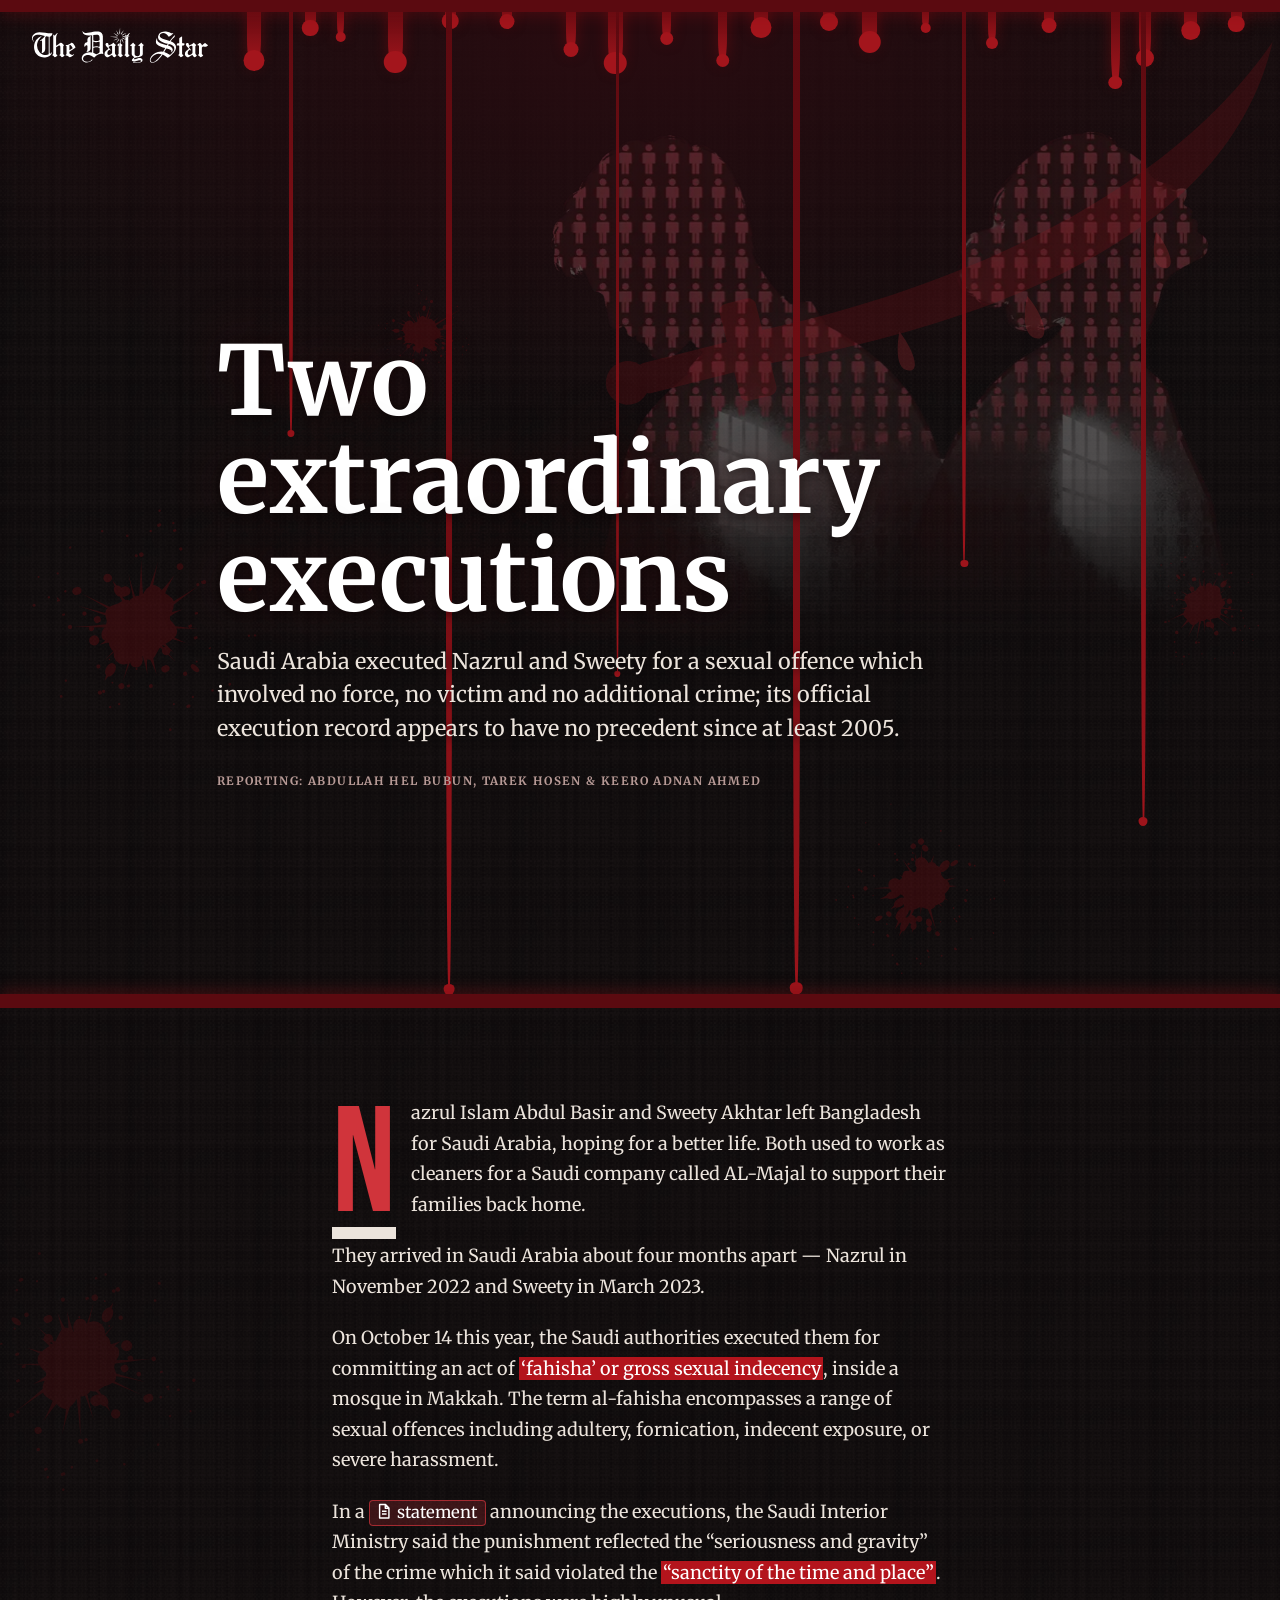
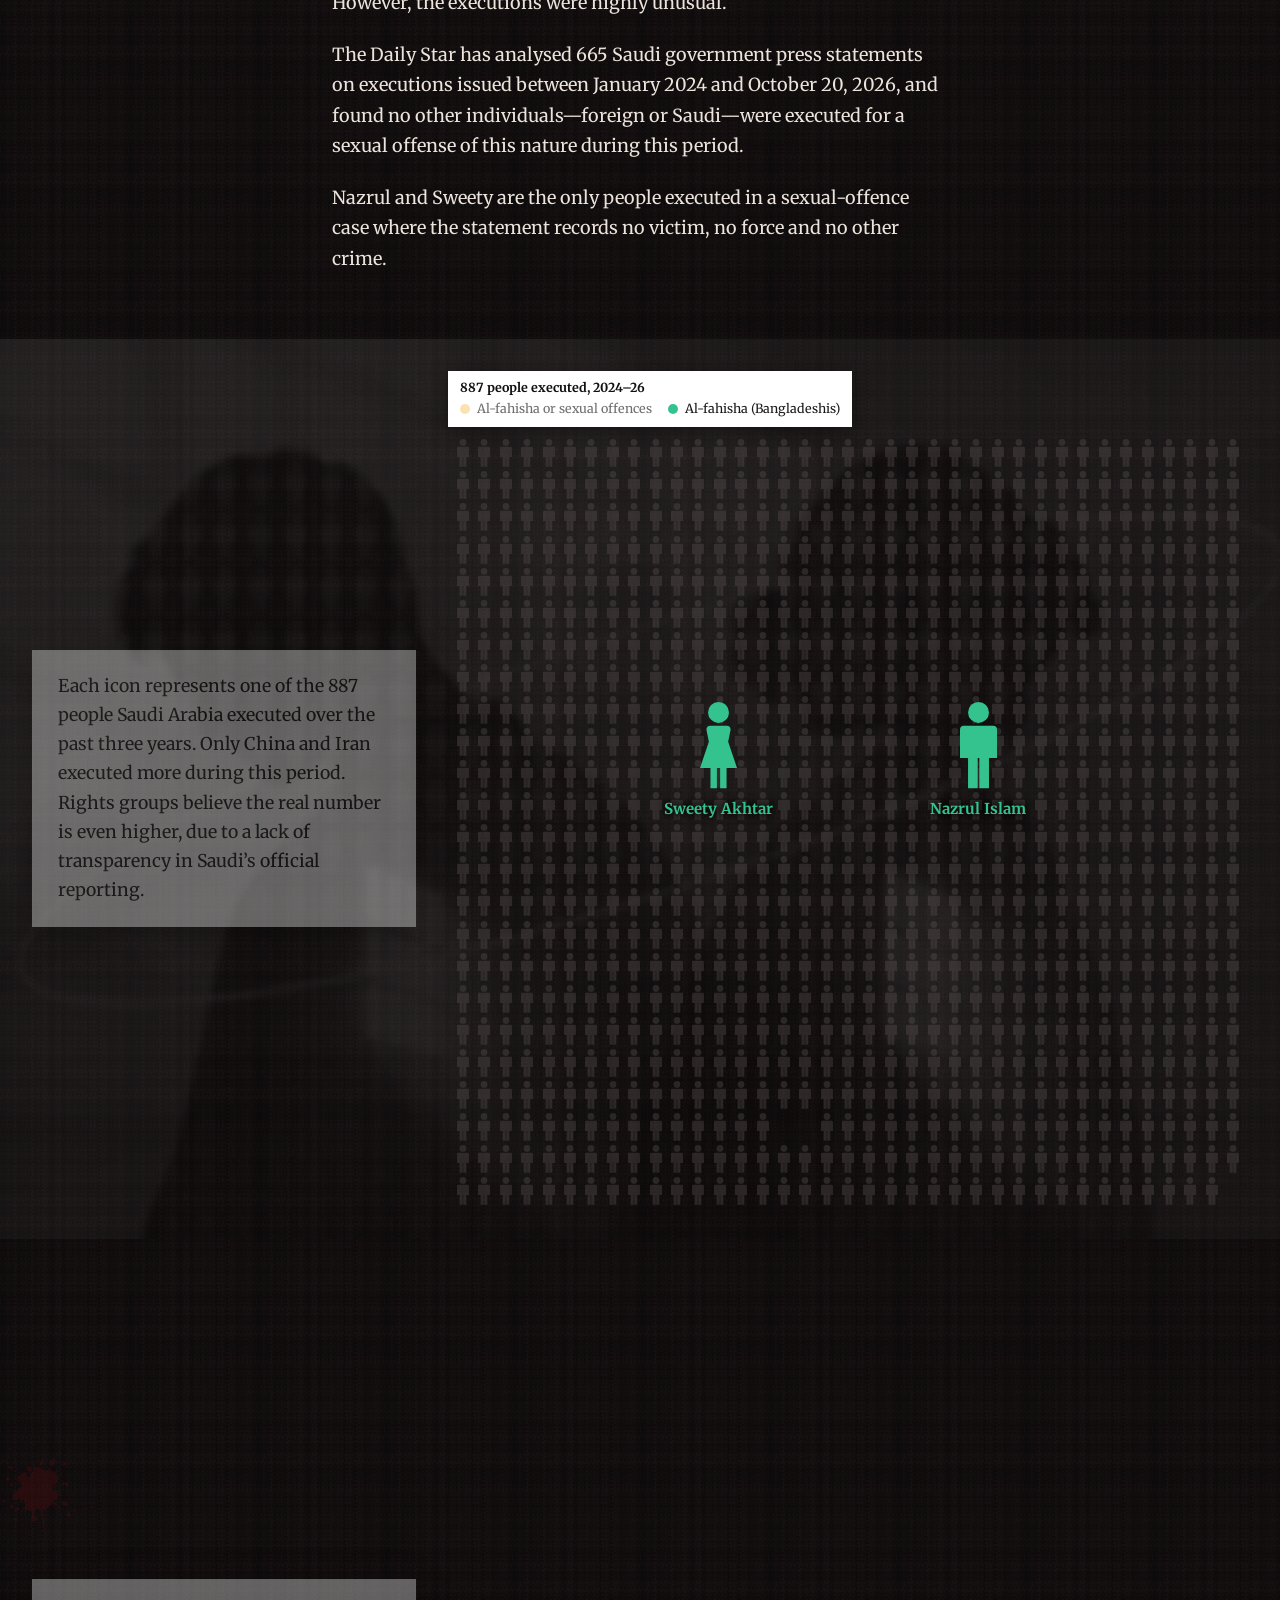
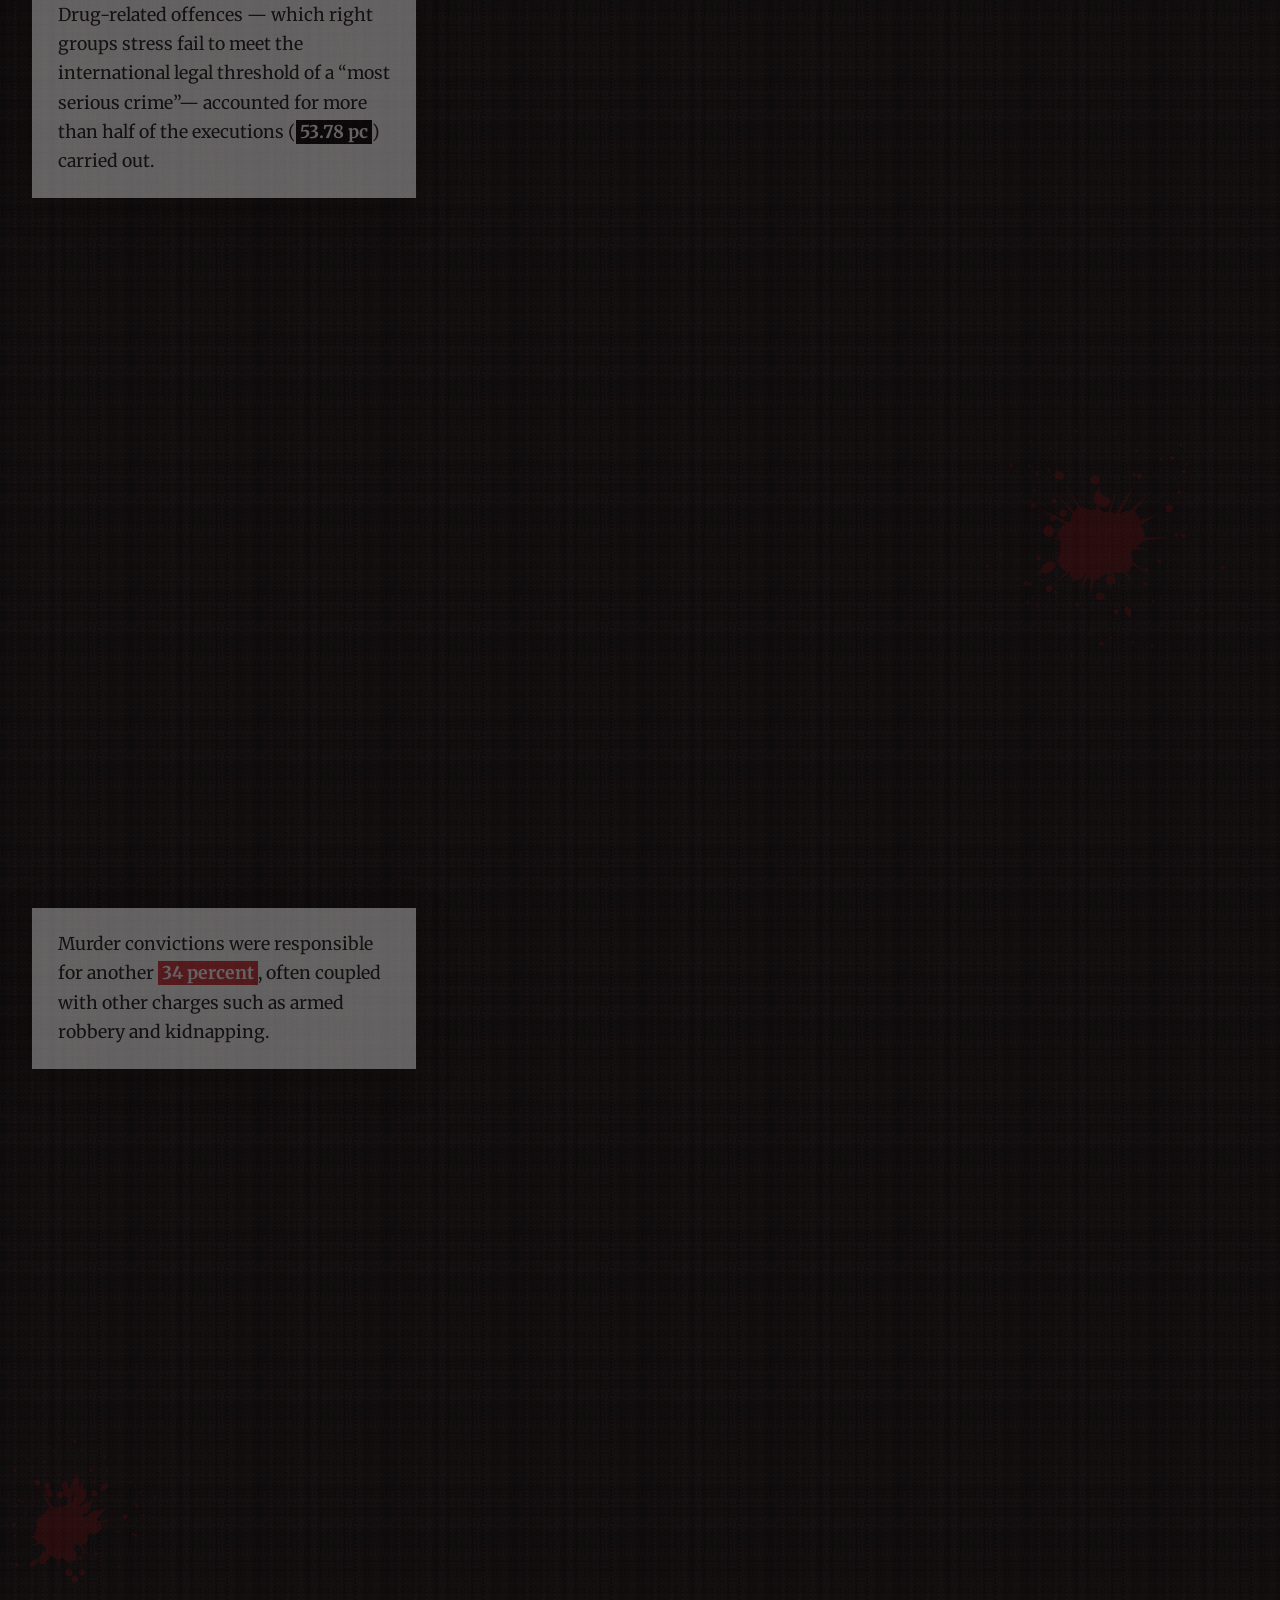
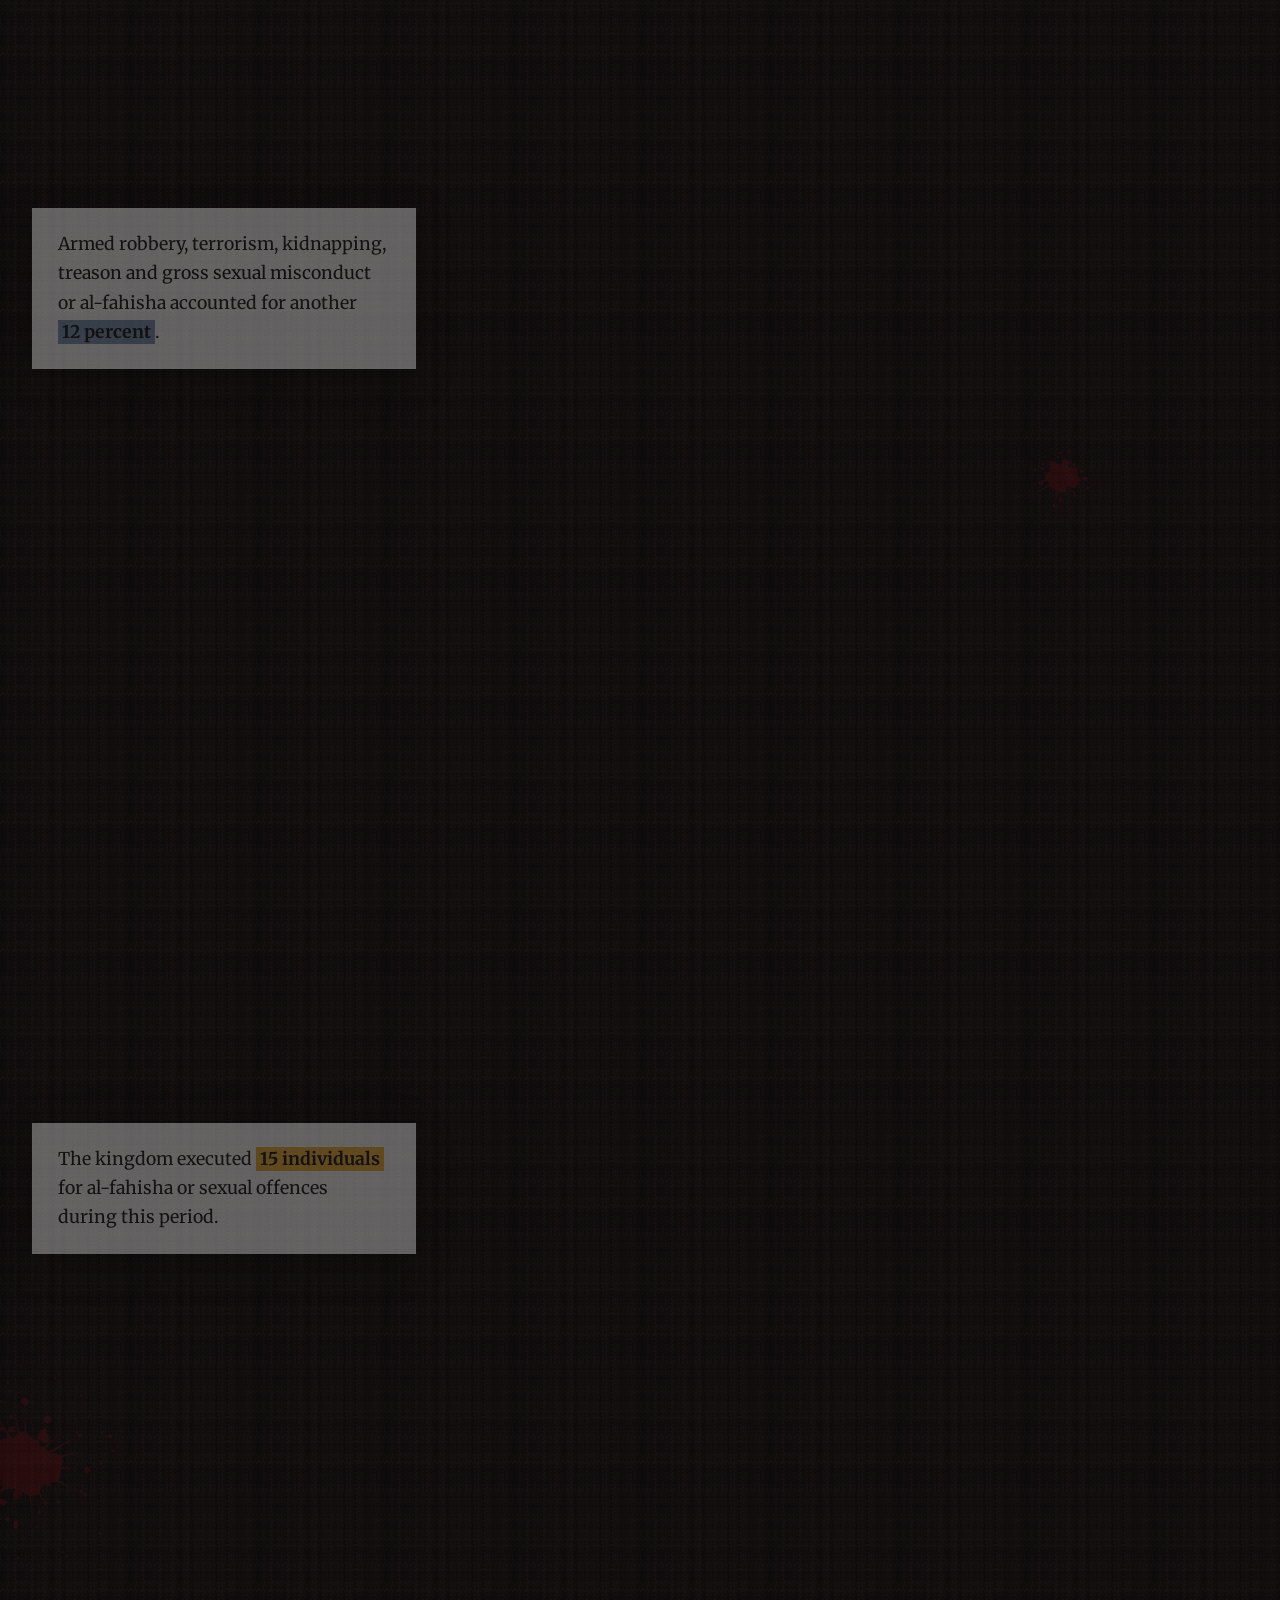
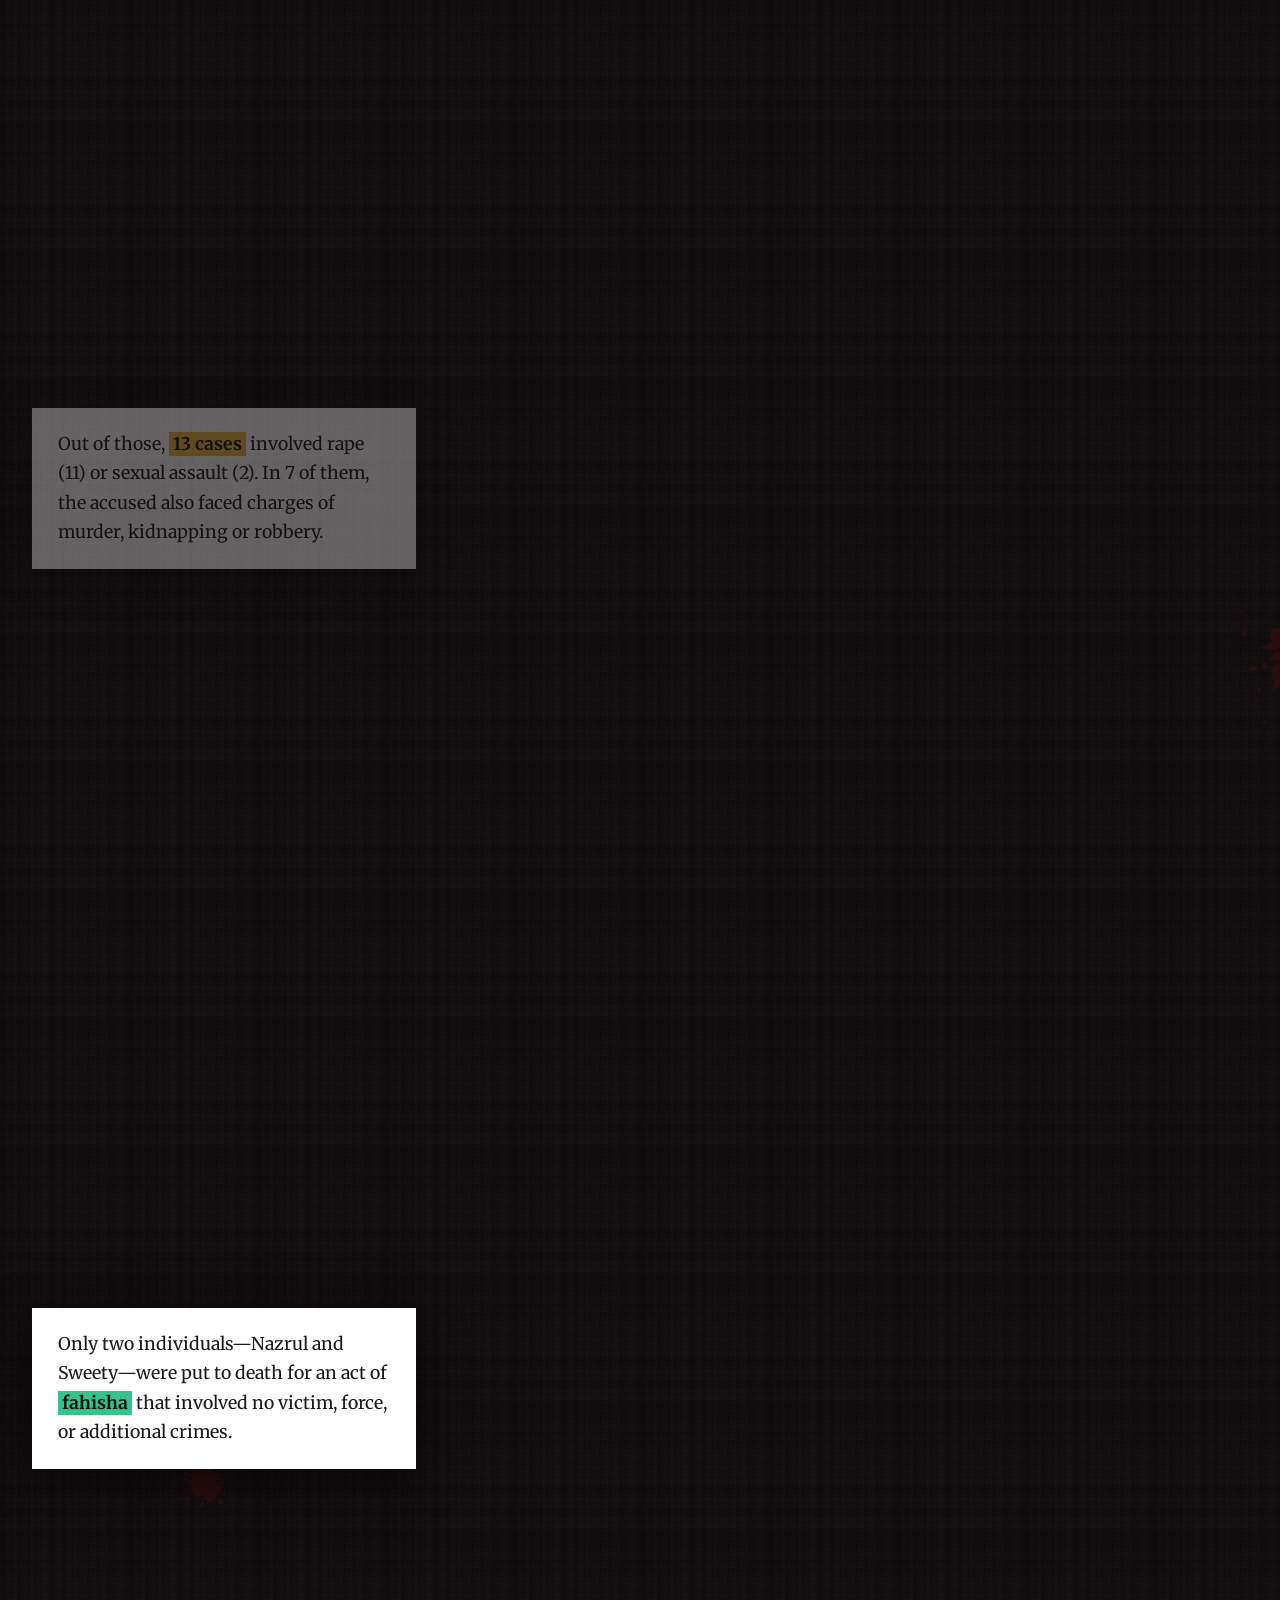
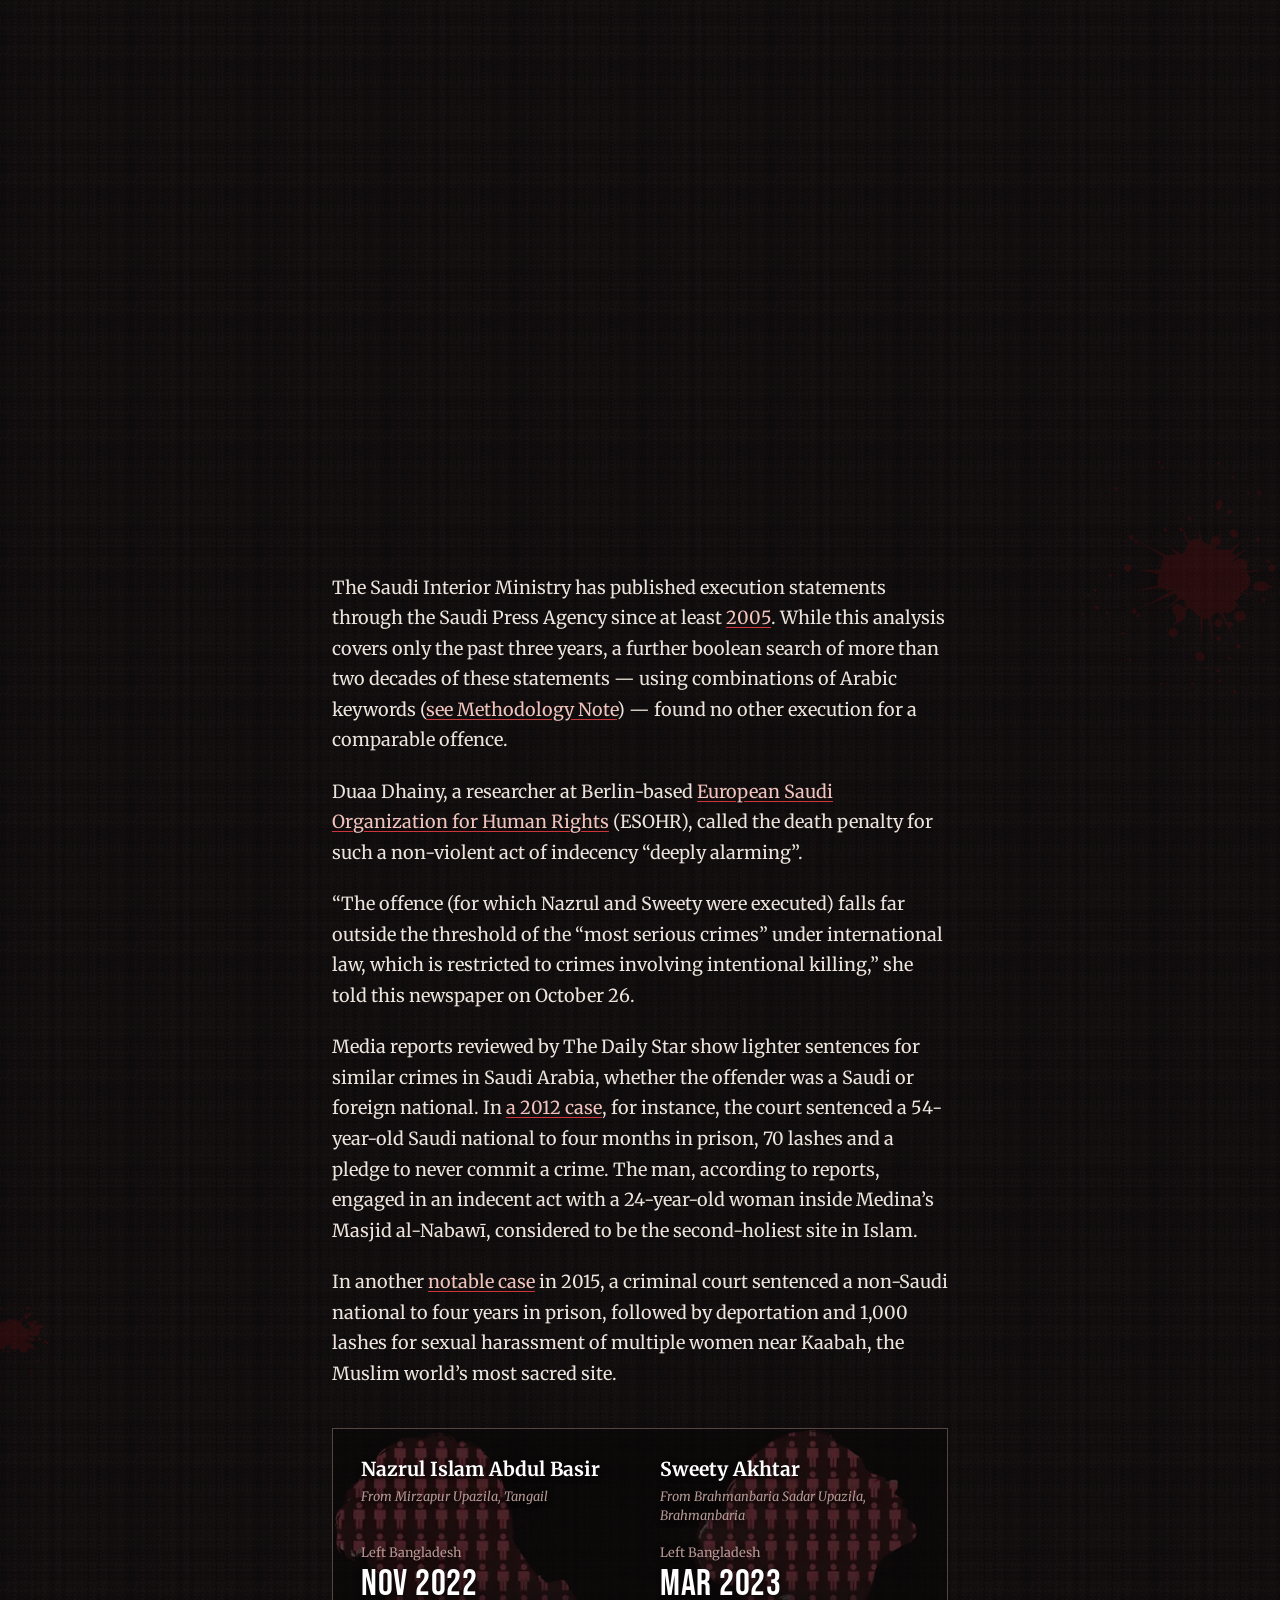
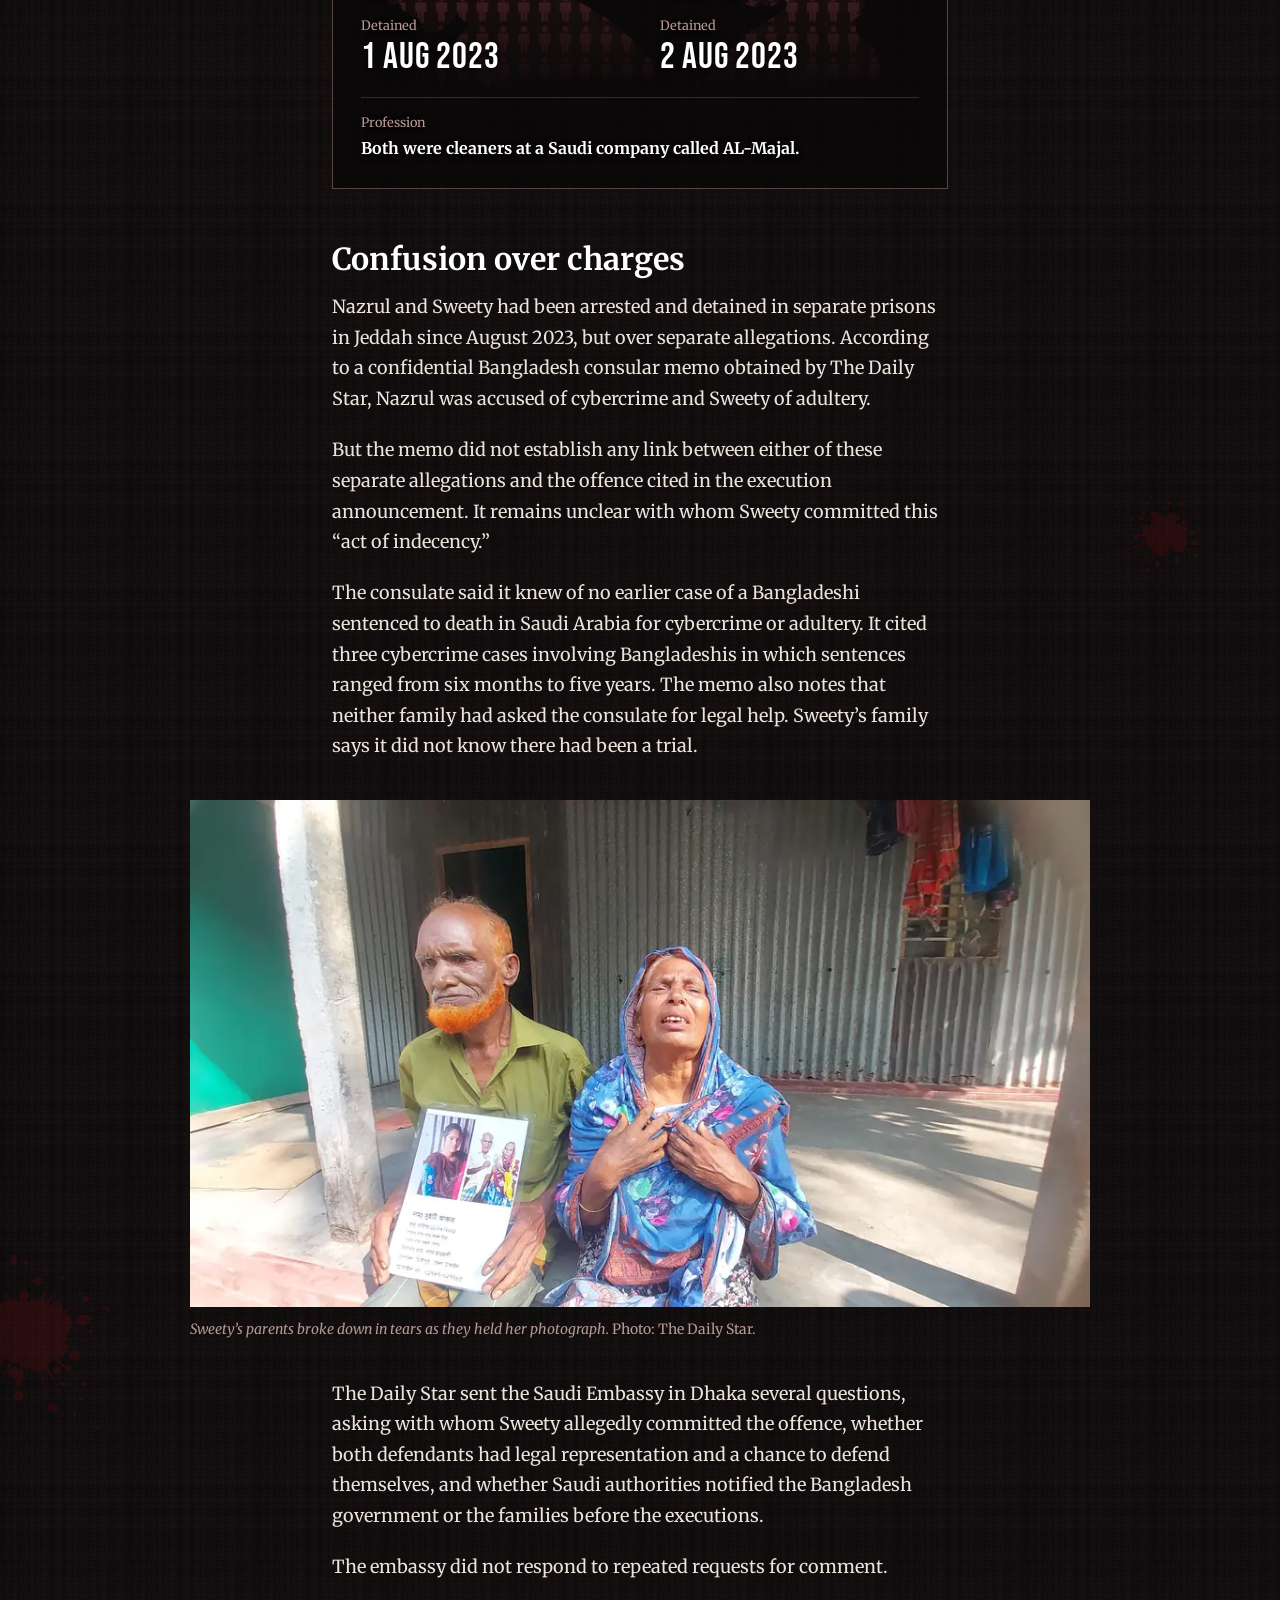
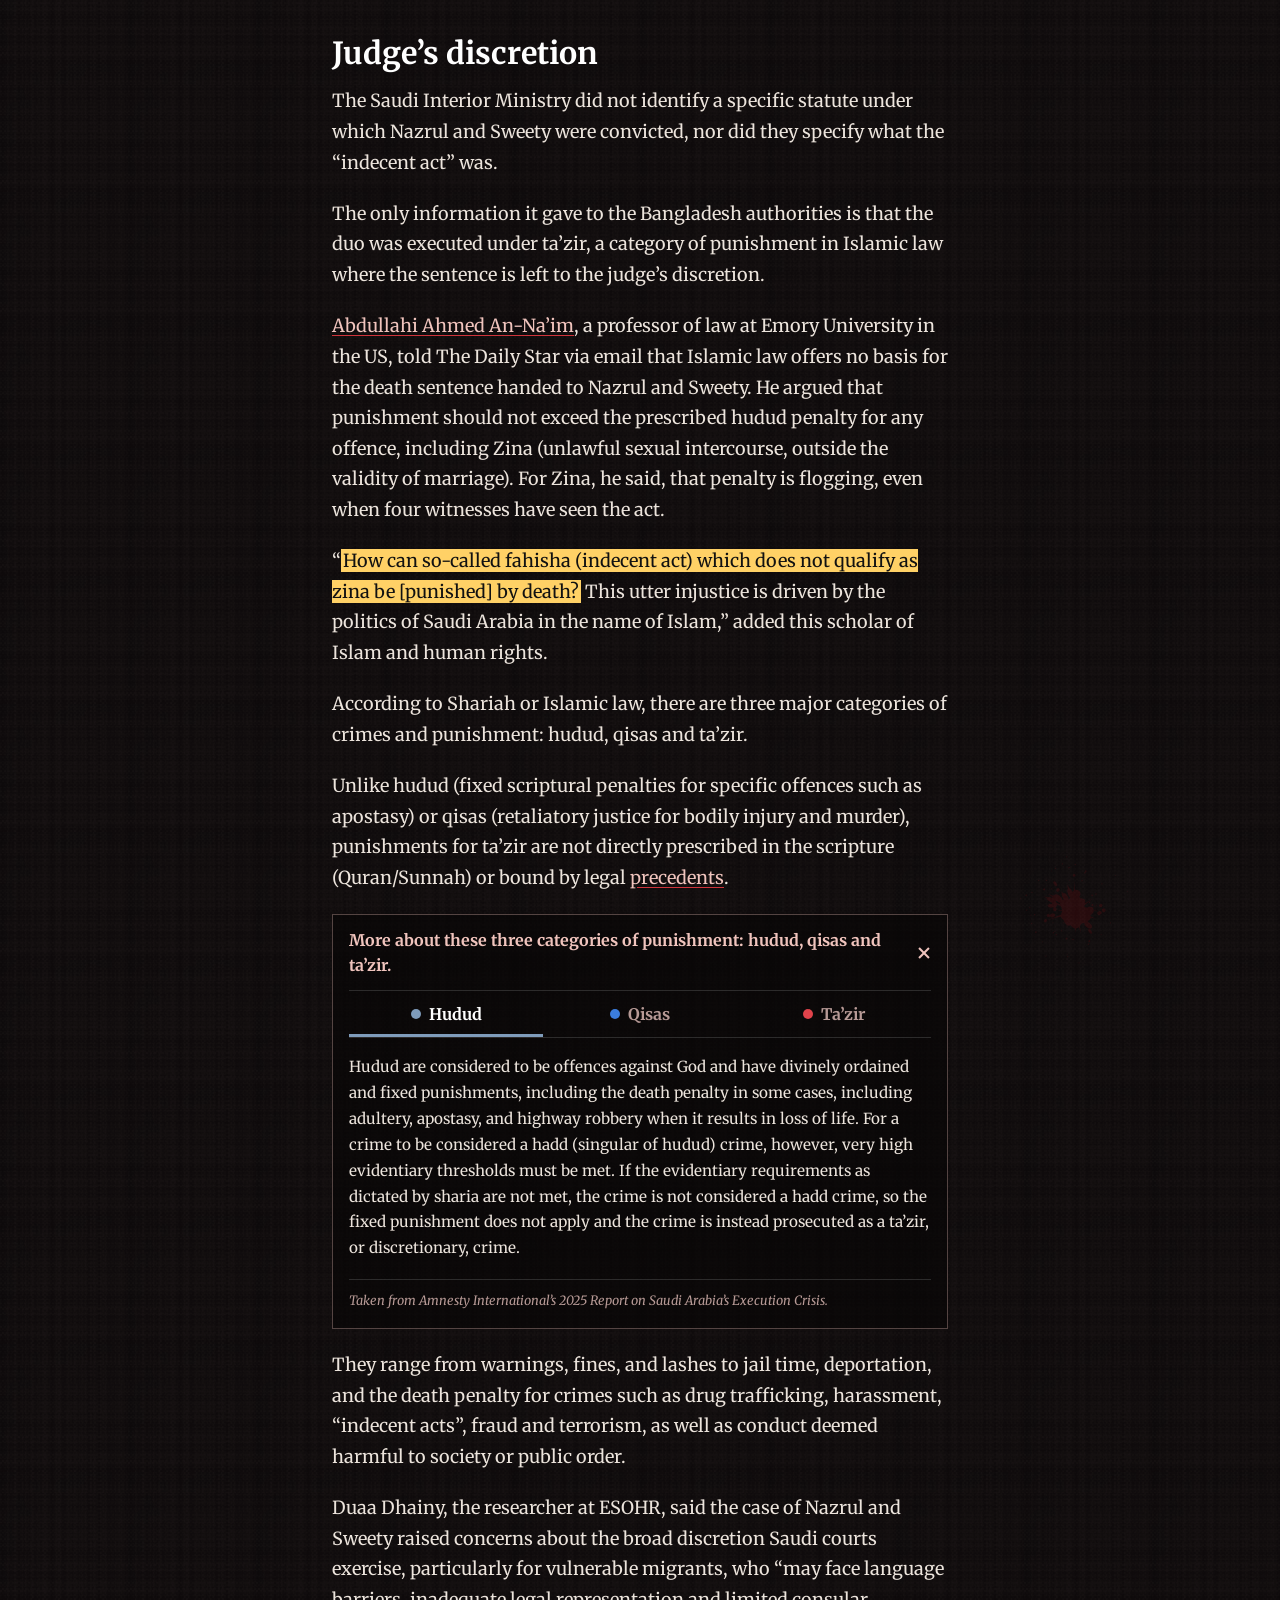
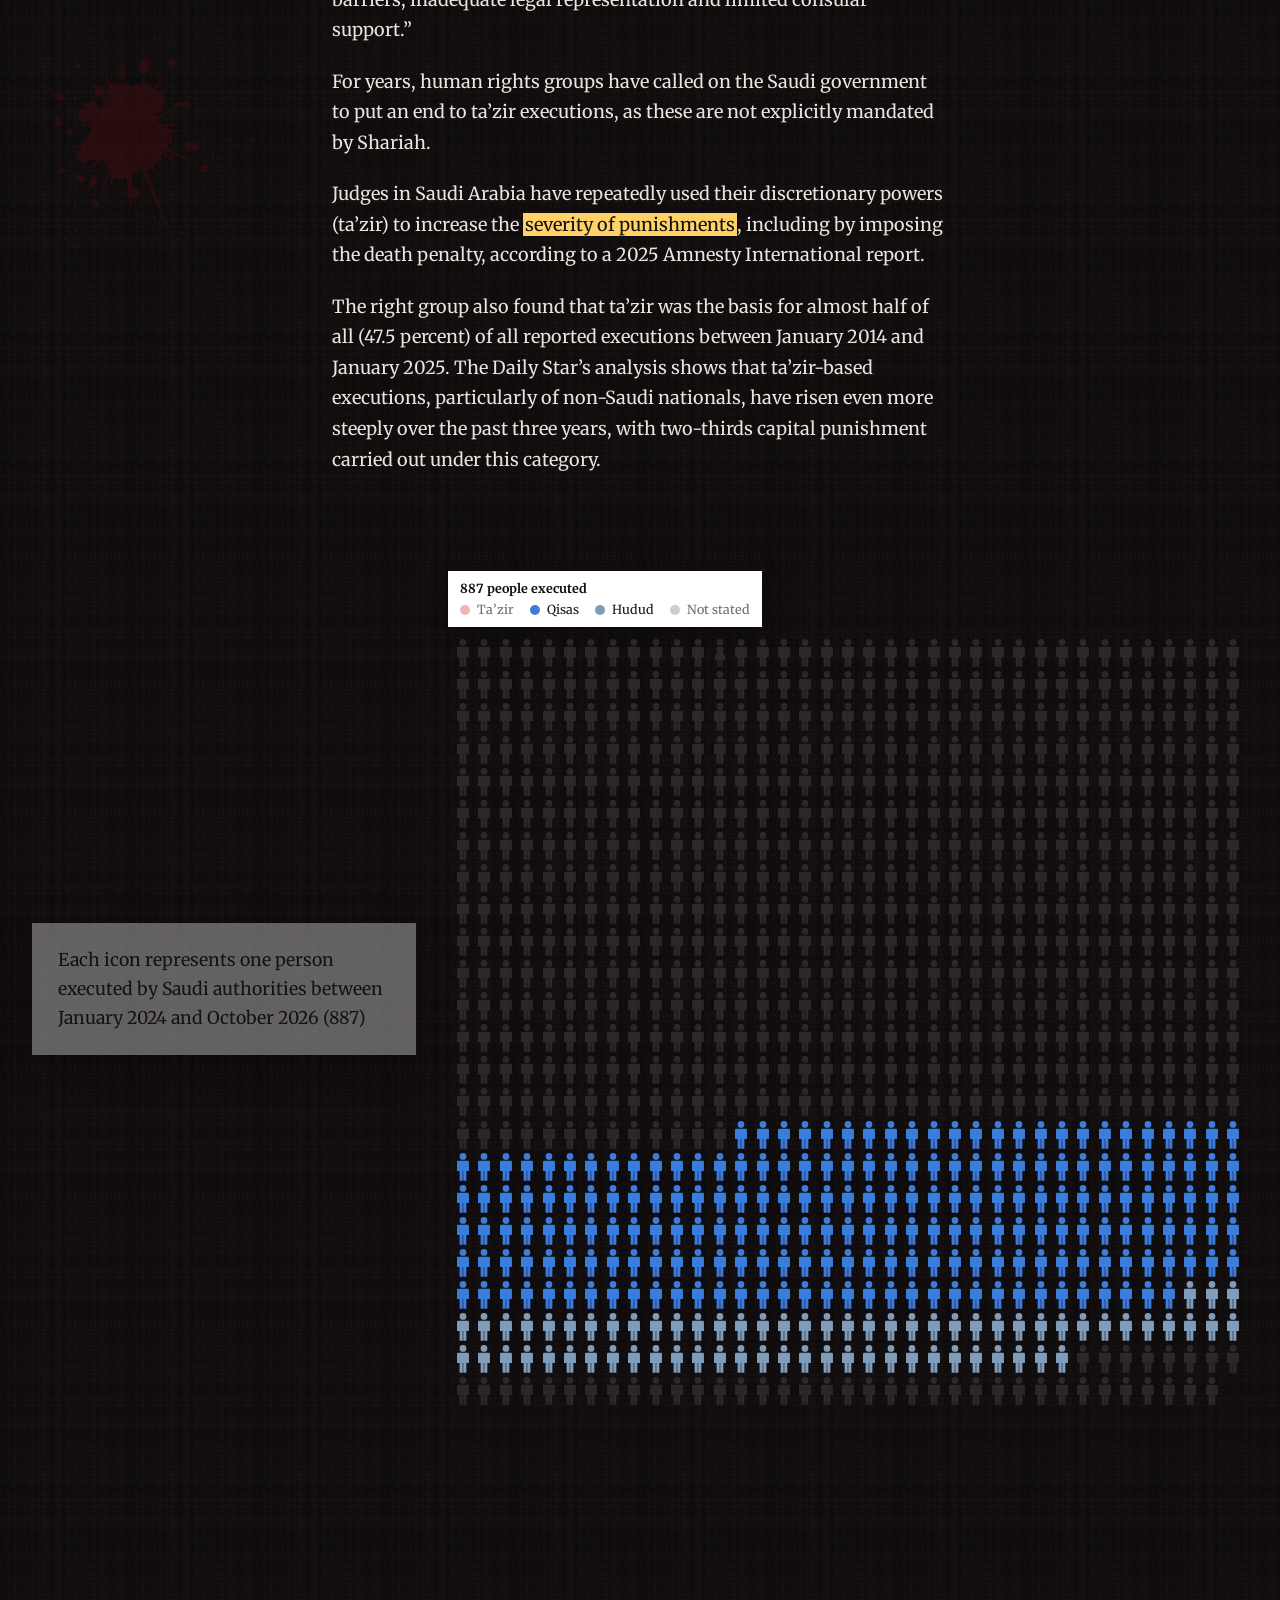
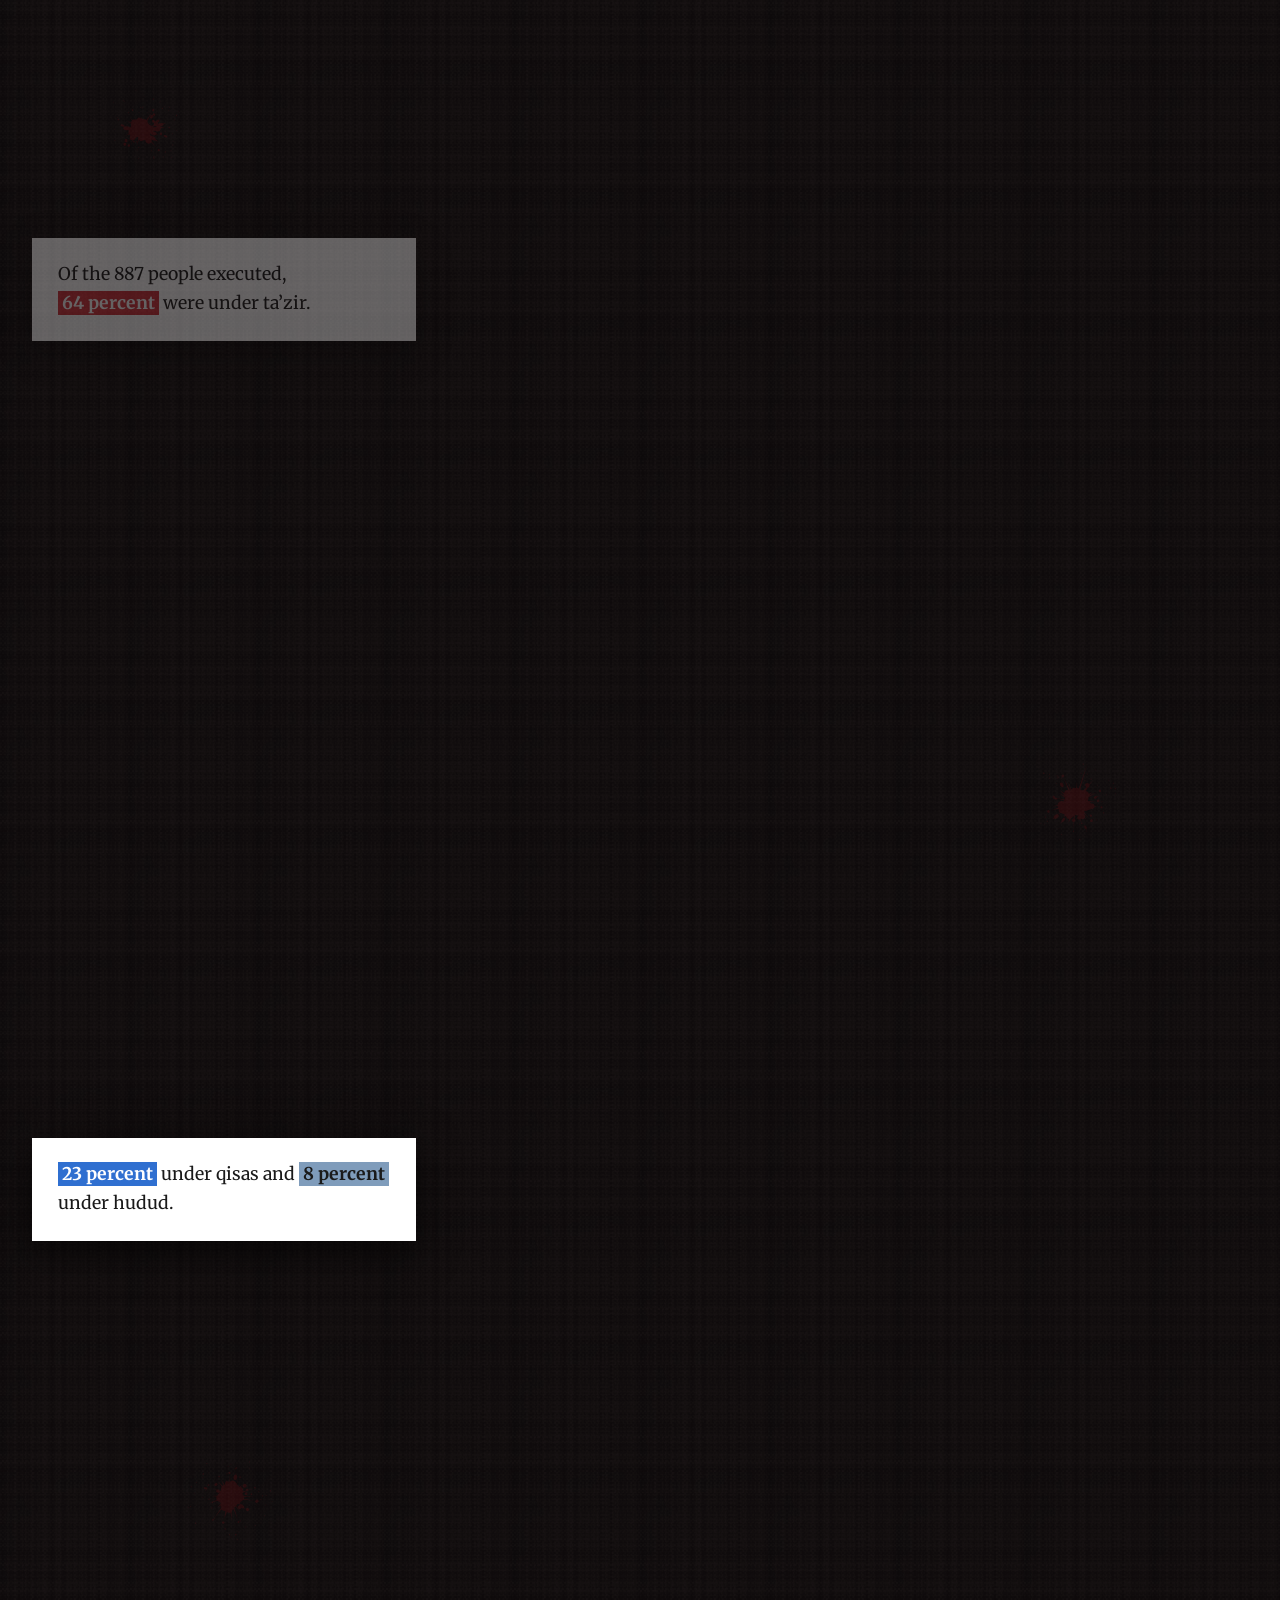
<file: index.html>
<!DOCTYPE html>
<html lang="en">

<head>
   <meta charset="utf-8">
   <meta name="viewport" content="width=device-width,initial-scale=1">
   <script>(function (l) { if (!/(\/|\.html?)$/.test(l.pathname)) l.replace(l.pathname + '/' + l.search + l.hash) })(location); document.documentElement.className += ' js'</script>
   <title>Two extraordinary executions | The Daily Star</title>
   <meta name="description"
      content="A Daily Star analysis of 665 Saudi government execution statements between January 2024 and 20 October 2026 reveals that the execution of Nazrul and Sweety was extremely unusual.">
   <meta name="author" content="Abdullah Hel Bubun, Tarek Hosen, Keero Adnan Ahmed">
   <meta name="keywords"
      content="Saudi Arabia executions, Saudi Arabia death penalty, Bangladeshi executed in Saudi Arabia, Nazrul Islam Abdul Basir, Sweety Akhtar, Nazrul and Sweety execution, fahisha, indecency execution Makkah, ta'zir, qisas, hudud, Saudi Interior Ministry, Saudi war on drugs, drug-related executions, captagon, foreign nationals executed in Saudi Arabia, migrant workers Saudi Arabia, Bangladeshi migrants, Amnesty International, Reprieve, European Saudi Organization for Human Rights, most serious crimes international law, Islamic law death penalty, Saudi executions 2025, Saudi executions 2026, The Daily Star investigation">
   <meta name="news_keywords"
      content="Saudi Arabia executions, Saudi Arabia death penalty, Bangladeshi executed in Saudi Arabia, Nazrul Islam Abdul Basir, Sweety Akhtar, Nazrul and Sweety execution, fahisha, indecency execution Makkah, ta'zir, qisas">
   <meta name="robots" content="index, follow, max-image-preview:large, max-snippet:-1, max-video-preview:-1">
   <meta name="googlebot" content="index, follow, max-image-preview:large, max-snippet:-1">
   <meta name="publisher" content="The Daily Star">
   <meta name="copyright" content="The Daily Star">
   <link rel="canonical" href="https://campaign.thedailystar.net/saudi-execution/">
   <meta name="theme-color" content="#080506">
   <meta property="og:type" content="article">
   <meta property="og:site_name" content="The Daily Star">
   <meta property="og:locale" content="en_US">
   <meta property="og:url" content="https://campaign.thedailystar.net/saudi-execution/">
   <meta property="og:title" content="Two extraordinary executions">
   <meta property="og:description"
      content="A Daily Star analysis of 665 Saudi government execution statements between January 2024 and 20 October 2026 reveals that the execution of Nazrul and Sweety was extremely unusual.">
   <meta property="og:image" content="https://campaign.thedailystar.net/saudi-execution/img/share.jpg">
   <meta property="og:image:type" content="image/jpeg">
   <meta property="og:image:width" content="1200">
   <meta property="og:image:height" content="630">
   <meta property="og:image:alt"
      content="Illustration by Anwar Sohel: the silhouettes of a man and a woman, heads bowed, filled with rows of small red human figures, against a grey wall marked by the shadow of a barred window">
   <meta property="article:published_time" content="2026-11-10T00:00:00+06:00">
   <meta property="article:modified_time" content="2026-11-10T00:00:00+06:00">
   <meta property="og:updated_time" content="2026-11-10T00:00:00+06:00">
   <meta property="article:author" content="Abdullah Hel Bubun">
   <meta property="article:author" content="Tarek Hosen">
   <meta property="article:author" content="Keero Adnan Ahmed">
   <meta property="article:tag" content="Saudi Arabia executions">
   <meta property="article:tag" content="Saudi Arabia death penalty">
   <meta property="article:tag" content="Bangladeshi executed in Saudi Arabia">
   <meta property="article:tag" content="Nazrul Islam Abdul Basir">
   <meta property="article:tag" content="Sweety Akhtar">
   <meta property="article:tag" content="Nazrul and Sweety execution">
   <meta property="article:tag" content="fahisha">
   <meta property="article:tag" content="indecency execution Makkah">
   <meta property="article:tag" content="ta'zir">
   <meta property="article:tag" content="qisas">
   <meta property="article:tag" content="hudud">
   <meta property="article:tag" content="Saudi Interior Ministry">
   <meta property="article:section" content="Investigation">
   <meta property="article:publisher" content="https://www.facebook.com/dailystarnews">
   <meta name="twitter:card" content="summary_large_image">
   <meta name="twitter:site" content="@dailystarnews">
   <meta name="twitter:title" content="Two extraordinary executions">
   <meta name="twitter:description"
      content="A Daily Star analysis of 665 Saudi government execution statements between January 2024 and 20 October 2026 reveals that the execution of Nazrul and Sweety was extremely unusual.">
   <meta name="twitter:image" content="https://campaign.thedailystar.net/saudi-execution/img/share.jpg">
   <meta name="twitter:image:alt"
      content="Illustration by Anwar Sohel: the silhouettes of a man and a woman, heads bowed, filled with rows of small red human figures, against a grey wall marked by the shadow of a barred window">
   <script
      type="application/ld+json">{"@context": "https://schema.org", "@type": "NewsArticle", "mainEntityOfPage": {"@type": "WebPage", "@id": "https://campaign.thedailystar.net/saudi-execution/"}, "url": "https://campaign.thedailystar.net/saudi-execution/", "headline": "Two extraordinary executions", "alternativeHeadline": "Saudi Arabia executed Nazrul and Sweety for a sexual offence which involved no force, no victim and no additional crime; its official execution record appears to have no precedent since at least 2005.", "description": "A Daily Star analysis of 665 Saudi government execution statements between January 2024 and 20 October 2026 reveals that the execution of Nazrul and Sweety was extremely unusual.", "image": ["https://campaign.thedailystar.net/saudi-execution/img/share-16x9.jpg", "https://campaign.thedailystar.net/saudi-execution/img/share-4x3.jpg", "https://campaign.thedailystar.net/saudi-execution/img/share-1x1.jpg", "https://campaign.thedailystar.net/saudi-execution/img/share.jpg"], "thumbnailUrl": "https://campaign.thedailystar.net/saudi-execution/img/share.jpg", "datePublished": "2026-11-10T00:00:00+06:00", "dateModified": "2026-11-10T00:00:00+06:00", "inLanguage": "en", "isAccessibleForFree": true, "articleSection": "Investigation", "keywords": ["Saudi Arabia executions", "Saudi Arabia death penalty", "Bangladeshi executed in Saudi Arabia", "Nazrul Islam Abdul Basir", "Sweety Akhtar", "Nazrul and Sweety execution", "fahisha", "indecency execution Makkah", "ta'zir", "qisas", "hudud", "Saudi Interior Ministry", "Saudi war on drugs", "drug-related executions", "captagon", "foreign nationals executed in Saudi Arabia", "migrant workers Saudi Arabia", "Bangladeshi migrants", "Amnesty International", "Reprieve", "European Saudi Organization for Human Rights", "most serious crimes international law", "Islamic law death penalty", "Saudi executions 2025", "Saudi executions 2026", "The Daily Star investigation"], "author": [{"@type": "Person", "name": "Abdullah Hel Bubun"}, {"@type": "Person", "name": "Tarek Hosen"}, {"@type": "Person", "name": "Keero Adnan Ahmed"}], "contributor": [{"@type": "Person", "name": "Mir Rownak"}], "publisher": {"@type": "NewsMediaOrganization", "name": "The Daily Star", "url": "https://www.thedailystar.net/", "logo": {"@type": "ImageObject", "url": "https://campaign.thedailystar.net/saudi-execution/img/logo.png", "width": 600, "height": 60}, "sameAs": ["https://www.facebook.com/dailystarnews", "https://x.com/dailystarnews", "https://www.youtube.com/channel/UCKSJ5rTXq-pYgAmAOhVS_zQ", "https://www.instagram.com/dailystar_bd/", "https://www.linkedin.com/company/thedailystar/"]}, "contentLocation": {"@type": "Place", "name": "Makkah, Saudi Arabia"}, "wordCount": 2820, "copyrightYear": 2026, "copyrightHolder": {"@type": "NewsMediaOrganization", "name": "The Daily Star"}, "about": [{"@type": "Thing", "name": "Capital punishment in Saudi Arabia"}, {"@type": "Thing", "name": "Bangladeshi migrant workers"}], "mentions": [{"@type": "Person", "name": "Nazrul Islam Abdul Basir"}, {"@type": "Person", "name": "Sweety Akhtar"}, {"@type": "Organization", "name": "Amnesty International"}, {"@type": "Organization", "name": "Reprieve"}, {"@type": "Organization", "name": "European Saudi Organization for Human Rights"}, {"@type": "GovernmentOrganization", "name": "Ministry of Interior, Saudi Arabia"}]}</script>
   <link rel="icon" href="img/favicon.ico" sizes="16x16">
   <link rel="sitemap" type="application/xml" title="Sitemap" href="sitemap.xml">
   <link rel="preload" href="fonts/merriweather-700.woff2" as="font" type="font/woff2" crossorigin>
   <link rel="preload" href="fonts/merriweather-400.woff2" as="font" type="font/woff2" crossorigin>
   <style>
      /* Two extraordinary executions: story styles */
      @font-face {
         font-family: Merriweather;
         src: url(fonts/merriweather-400.woff2) format("woff2");
         font-weight: 400;
         font-style: normal;
         font-display: swap
      }

      @font-face {
         font-family: Merriweather;
         src: url(fonts/merriweather-700.woff2) format("woff2");
         font-weight: 600 700;
         font-style: normal;
         font-display: swap
      }

      @font-face {
         font-family: Merriweather;
         src: url(fonts/merriweather-400i.woff2) format("woff2");
         font-weight: 400;
         font-style: italic;
         font-display: swap
      }

      /* condensed display face for the opening drop cap and the dates on the Nazrul and Sweety card only
         (subset: A-Z, a-z, 0-9 and space) */
      @font-face {
         font-family: "Bebas Neue";
         src: url(fonts/bebas-neue.woff2) format("woff2");
         font-weight: 400;
         font-style: normal;
         font-display: swap
      }

      :root {
         --bg: #080506;
         --ink: #ece4dc;
         --dim: #b79a96;
         --red: #d0343b;
         --blood: #5b0a10;
         --blood-hi: #a3151c;
         --gutter: clamp(16px, 4vw, 32px);
         --serif: Merriweather, Georgia, "Times New Roman", serif;
         /* chart colours CSS needs (the dots themselves are C in story.js): scene 2's punishment categories, worn
            by the three-category tabs, and scene 1's al-fahisha green */
         --c-t: #e0434b;
         --c-q: #3b7ddd;
         --c-h: #7f9cbb;
         --c-i: #34c38f;
         /* where the canvas splatters below the hero start (the hero itself is 112svh where supported) */
         --hero-h: 112vh;
      }

      * {
         box-sizing: border-box
      }

      html {
         scroll-behavior: smooth;
         -webkit-text-size-adjust: 100%
      }

      body {
         margin: 0;
         color: var(--ink);
         font: 19px/1.7 var(--serif);
         background: var(--bg);
         overflow-x: hidden
      }

      img {
         max-width: 100%
      }

      h1,
      h2,
      h3 {
         text-wrap: balance
      }

      :focus-visible {
         outline: 2px solid #f0c4bd;
         outline-offset: 3px
      }

      .sr {
         position: absolute !important;
         width: 1px;
         height: 1px;
         margin: -1px;
         padding: 0;
         overflow: hidden;
         clip: rect(0 0 0 0);
         white-space: nowrap;
         border: 0
      }

      .skip {
         position: absolute;
         left: var(--gutter);
         top: -60px;
         z-index: 30;
         background: #fff;
         color: #111;
         padding: .5rem .9rem;
         font-size: .9rem
      }

      .skip:focus {
         top: 12px
      }

      /* ---------- the long canvas: one textured ground under the hero and the whole story ---------- */
      .page {
         position: relative;
         z-index: 0
      }

      /* overflow-anchor: the splatters sit at a share of the page height, so when a panel opens they move; the browser
   must not hold one of them still (it would scroll the text away from the reader’s finger) */
      .page__canvas {
         position: absolute;
         inset: 0;
         z-index: -1;
         overflow: hidden;
         overflow-anchor: none;
         pointer-events: none;
         background: url(img/canvas.webp) 0 0/128px 128px
      }

      .spl {
         position: absolute;
         width: var(--s);
         height: var(--s);
         margin: calc(var(--s)/-2) 0 0 calc(var(--s)/-2);
         fill: #7a0c12;
         opacity: .3;
         transform: rotate(var(--r, 0deg))
      }

      .page__canvas .spl {
         top: calc(var(--hero-h) + (100% - var(--hero-h)) * var(--p));
         opacity: .22
      }

      /* ---------- hero ---------- */
      .hero {
         position: relative;
         min-height: 112vh;
         min-height: 112svh;
         display: flex;
         flex-direction: column;
         overflow: hidden
      }

      .hero__art {
         position: absolute;
         inset: 0;
         pointer-events: none
      }

      .hero__glow {
         position: absolute;
         inset: 0;
         background: radial-gradient(ellipse 90% 60% at 50% 0, #2a0b10 0, rgba(42, 11, 16, 0) 72%)
      }

      /* the man and the woman, cut from Anwar Sohel's feature illustration (tools/hero_figures.py): a faint layer under
         the sword and the drips, so the hero says who was executed as well as how. Portrait screens: full width (their
         faces are at the outer edges), heads between the drips and the title; landscape: on the right, heads just under
         the drips. Their feet fade out in the image itself */
      .hero__fig {
         position: absolute;
         top: max(64px, 10.5%);
         left: 0;
         width: 100%;
         height: auto;
         opacity: 0;
         transition: opacity 1.2s ease-out
      }

      .hero__fig.on {
         opacity: .42
      }

      @media (min-aspect-ratio:1/1) {
         .hero__fig {
            top: 13%;
            left: auto;
            right: 3vw;
            width: min(54vw, 102vh)
         }
      }

      @media (prefers-reduced-motion:reduce) {
         .hero__fig {
            transition: none
         }
      }

      .sword {
         position: absolute;
         right: -4%;
         top: 10%;
         width: min(80vw, 780px);
         opacity: .22;
         transform: rotate(-14deg);
         fill: #8f1119
      }

      .sword .dr {
         fill: #d0343b
      }

      .band,
      .pool {
         position: absolute;
         left: 0;
         right: 0;
         background: var(--blood);
         box-shadow: 0 0 18px rgba(122, 12, 16, .6)
      }

      .band {
         top: 0;
         height: 12px
      }

      .pool {
         bottom: 0;
         height: 14px
      }

      /* drips hang from the band, right of the logo; the long runs reach the pool */
      .drips {
         position: absolute;
         top: 0;
         bottom: 12px;
         right: 0;
         left: calc(var(--gutter) + var(--logo-w) + 20px)
      }

      .drips>i {
         position: absolute;
         top: 0;
         background: linear-gradient(#5b0a10, #a3151c);
         border-radius: 0 0 40% 40%;
         transform-origin: top;
         animation: drip ease-in-out infinite;
         box-shadow: 0 0 14px rgba(122, 12, 16, .53)
      }

      .drips>i:after {
         content: "";
         position: absolute;
         bottom: -4px;
         left: 50%;
         width: 150%;
         height: 0;
         padding-top: 150%;
         transform: translateX(-50%);
         border-radius: 50%;
         background: #a3151c
      }

      @keyframes drip {

         0%,
         100% {
            transform: scaleY(.82)
         }

         50% {
            transform: scaleY(1.12)
         }
      }

      /* long runs: paint that kept running down the canvas; two reach the pool at the foot of the hero */
      .run {
         position: absolute;
         top: 0;
         height: var(--len);
         width: calc(var(--w) * 3);
         margin-left: calc(var(--w) * -1.5);
         overflow: hidden
      }

      .run i {
         position: absolute;
         top: 0;
         left: 50%;
         bottom: calc(var(--w) * 1.1);
         width: var(--w);
         margin-left: calc(var(--w) / -2);
         background: linear-gradient(#5b0a10, #7d0f15 60%, #9c141b);
         border-radius: 0 0 40% 40%
      }

      .run i:after {
         content: "";
         position: absolute;
         left: 50%;
         bottom: calc(var(--w) * -.9);
         width: 180%;
         height: 0;
         padding-top: 180%;
         transform: translateX(-50%);
         border-radius: 50% 50% 50% 50% / 42% 42% 58% 58%;
         background: #9c141b
      }

      @media (max-width:599px) {

         .drips>i:nth-child(2n),
         .run.w {
            display: none
         }
      }

      /* where the browser can tie animation to scroll, the runs creep down the canvas as the reader descends;
   elsewhere (Safari before 26, Firefox) story.js moves them the same way */
      @supports (animation-timeline:view()) {
         .hero {
            view-timeline: --hero block
         }

         .run i {
            animation: run linear both;
            animation-timeline: --hero;
            animation-range: contain 0% exit 45%
         }

         @keyframes run {
            from {
               transform: translateY(calc((var(--from) - 1) * 100%))
            }

            to {
               transform: none
            }
         }
      }

      @media (prefers-reduced-motion:reduce) {
         html {
            scroll-behavior: auto
         }

         .drips>i,
         .run i {
            animation: none
         }
      }

      /* the logo is fixed: over the hero it sits where it always did; once the reader scrolls it shrinks and rises
   (.sm), and blends by difference so it reads on the white cards and names band; hidden over the footer (.off),
   which has its own logo. --mast is the room the pinned charts and country list leave for it */
      .masthead {
         position: fixed;
         top: 28px;
         left: var(--gutter);
         z-index: 15;
         transform-origin: 0 0;
         transition: transform .3s, opacity .3s, visibility 0s
      }

      .masthead.sm {
         transform: translateY(-16px) scale(.72);
         mix-blend-mode: difference
      }

      .masthead.off {
         opacity: 0;
         visibility: hidden;
         transition: transform .3s, opacity .3s, visibility 0s .3s
      }

      /* phones: once the logo shrinks, a bar of the page ground sits behind it so text scrolls under a clear edge
   instead of running into the logo; it ends where the pinned charts' room (--mast) ends */
      .masthead-bar {
         display: none
      }

      @media (max-width:759px) {
         .masthead-bar {
            display: block;
            position: fixed;
            top: 0;
            left: 0;
            right: 0;
            height: var(--mast);
            z-index: 14;
            background: var(--bg) url(img/canvas.webp) 0 0/128px 128px;
            box-shadow: 0 1px 0 rgba(255, 255, 255, .1), 0 2px 14px rgba(0, 0, 0, .55);
            opacity: 0;
            visibility: hidden;
            pointer-events: none;
            transition: opacity .3s, visibility 0s .3s
         }

         .masthead.sm:not(.off)+.masthead-bar {
            opacity: 1;
            visibility: visible;
            transition: opacity .3s, visibility 0s
         }
      }

      @media (prefers-reduced-motion:reduce) {

         .masthead,
         .masthead.off,
         .masthead-bar,
         .masthead.sm:not(.off)+.masthead-bar {
            transition: none
         }
      }

      :root {
         --logo-w: clamp(124px, 7vw + 96px, 176px);
         --mast: calc(var(--logo-w) * .143 + 22px)
      }

      .masthead a {
         display: block;
         color: #fff
      }

      .masthead .tds-logo {
         display: block;
         width: var(--logo-w);
         height: calc(var(--logo-w) * .1986);
         fill: currentColor
      }

      /* the title block must end above the fold on every screen: sizes follow the width, and are capped by the height
   (12.5vh title, vh-led dek and gaps) so short laptop windows and phones held sideways still show the byline;
   under ~560px tall the bottom padding grows, because the hero's extra 12vh sits below the fold */
      .hero__body {
         position: relative;
         z-index: 2;
         flex: 1 0 auto;
         display: flex;
         flex-direction: column;
         justify-content: center;
         width: 100%;
         max-width: 1000px;
         margin: 0 auto;
         padding: max(17vh, 76px) 6vw max(4vh, 90px - 12vh);
         padding: max(17svh, 76px) 6vw max(4svh, 90px - 12svh)
      }

      @media (max-width:699px) {
         .hero__body {
            padding-left: var(--gutter);
            padding-right: var(--gutter)
         }
      }

      h1 {
         font-size: clamp(min(2.6rem, 12.5vh), min(8vw, 12.5vh), 6rem);
         font-size: clamp(min(2.6rem, 12.5svh), min(8vw, 12.5svh), 6rem);
         line-height: 1.02;
         margin: 0 0 min(1.1rem, 2.6vh);
         color: #fff;
         text-shadow: 0 0 60px rgba(90, 18, 24, .4), 0 2px 12px rgba(8, 5, 6, .6);
         font-weight: 700
      }

      h1:focus {
         outline: 0
      }

      /* “extraordinary” is one long word: on narrow phones size the title to the screen so it never clips */
      @media (max-width:420px) {
         h1 {
            font-size: min(10.2vw, 12.5vh);
            font-size: min(10.2vw, 12.5svh)
         }
      }

      .dek {
         max-width: 34em;
         margin: 0 0 min(1.6rem, 3.6vh);
         font-size: max(.9rem, min(clamp(1.05rem, .95rem + .6vw, 1.35rem), 2.7px + 2.8vh));
         font-size: max(.9rem, min(clamp(1.05rem, .95rem + .6vw, 1.35rem), 2.7px + 2.8svh));
         line-height: 1.55;
         color: var(--ink);
         text-shadow: 0 2px 12px rgba(8, 5, 6, .7)
      }

      .by {
         font: 700 .72rem/1.8 var(--serif);
         letter-spacing: .12em;
         text-transform: uppercase;
         color: var(--dim);
         margin: 0
      }

      /* ---------- story ---------- */
      main {
         display: block;
         padding: clamp(64px, 10vh, 120px) 0 clamp(48px, 8vh, 96px)
      }

      .txt {
         position: relative;
         max-width: 680px;
         margin: 0 auto;
         padding: 0 var(--gutter);
         font-size: 18px
      }

      .txt p {
         margin: 0 0 1.15em
      }

      /* the story opens on a tall red N standing on a bar of the text colour (Mir's newspaper reference). Its cap runs
         from the cap height of line 1 to the baseline of line 4 (18px Merriweather at 1.7: cap top 8.3px, baseline 4 at
         113.5px; Bebas caps are .7em, and with line-height .8 the cap top sits at the box top on every platform); the
         bar fills the gap under it and ends above line 6. ::first-letter keeps "Nazrul" one word for screen readers */
      .dropcap::first-letter {
         float: left;
         font: 400 8.35em/.8 "Bebas Neue", Impact, "Arial Narrow", sans-serif;
         color: var(--red);
         margin: .0554em .1em 0 0;
         border-bottom: .085em solid var(--ink)
      }

      /* Firefox sizes a floated first letter to the glyph's ink (.7em), not its line-height, so the bar would touch the
         N; the same .1em gap as Chrome and Safari */
      @supports (-moz-appearance:none) {
         .dropcap::first-letter {
            padding-bottom: .1em
         }
      }

      h2 {
         font-size: clamp(1.6rem, 1.2rem + 1.6vw, 1.9rem);
         line-height: 1.25;
         color: #fff;
         margin: 3.2rem 0 .9rem
      }

      .txt a,
      .meth__in a {
         color: #f0c4bd;
         text-decoration: underline;
         text-decoration-color: var(--red);
         text-underline-offset: 3px
      }

      @media (hover:hover) and (pointer:fine) {

         .txt a:hover,
         .meth__in a:hover {
            color: #fff
         }
      }

      mark.y {
         background: #ffd166;
         color: #111;
         padding: 0 2px
      }

      mark.r {
         background: #b3141c;
         color: #fff;
         padding: 0 2px
      }

      /* al-fahisha in the scene-1 cards: a highlighter in the dots’ green, so the words stand out like its two dots */
      mark.g {
         background: var(--c-i);
         color: #08130e;
         font-weight: 700;
         padding: 1px 4px;
         -webkit-box-decoration-break: clone;
         box-decoration-break: clone
      }

      /* a number in a card is a highlighter in its dots' colour (Mir, 2026-11-07: every card like the 15's amber), on one
         line. Text is white or near-black, whichever passes 4.5:1; the reds and the blue are the dot hues deepened just
         enough for white text (white on #d1323b 5.0:1, on #2f6fd0 4.9:1; #1a1a1a on #7f9cbb 6.1:1, on #f4b740 9.7:1) */
      mark.k {
         font-weight: 700;
         padding: 1px 4px;
         white-space: nowrap;
         color: #1a1a1a
      }

      mark.k-m,
      mark.k-t {
         color: #fff;
         background: #d1323b
      }

      mark.k-q {
         color: #fff;
         background: #2f6fd0
      }

      /* drug offences are white dots on the dark chart; a white highlighter can't show on the white card, so the number
         is white on the chart's own ground */
      mark.k-d {
         color: #fff;
         background: var(--bg)
      }

      mark.k-o,
      mark.k-h {
         background: var(--c-h)
      }

      mark.k-i {
         color: #08130e;
         background: var(--c-i)
      }

      /* the 15 and the 13 (scene 1's amber) */
      mark.k-s {
         background: #f4b740
      }

      /* ---------- Nazrul and Sweety at a glance: one card, two columns that share rows (so the dates line up across),
         the hero's man and woman faint behind them, his column over him and hers over her; the job they shared spans
         both. Same frame as the categories panel; corners square, no shadow ---------- */
      .duo {
         position: relative;
         z-index: 0;
         display: grid;
         grid-template-columns: 1fr 1fr;
         column-gap: clamp(14px, 4vw, 40px);
         margin: 2.4rem 0 0;
         padding: clamp(16px, 4vw, 28px);
         overflow: hidden;
         border: 1px solid rgba(240, 196, 189, .32);
         background: rgba(8, 5, 6, .6)
      }

      .duo picture {
         position: absolute;
         top: 0;
         left: 0;
         right: 0;
         z-index: -1
      }

      /* heads and shoulders only: the image fades out before the lit windows in their chests, which read as grey smudges
         behind the dates */
      .duo img {
         display: block;
         width: 100%;
         height: auto;
         opacity: .45;
         -webkit-mask-image: linear-gradient(#000 30%, rgba(0, 0, 0, 0) 56%);
         mask-image: linear-gradient(#000 30%, rgba(0, 0, 0, 0) 56%)
      }

      .txt .duo p {
         margin: 0;
         text-shadow: 0 1px 6px #080506
      }

      .duo__a {
         grid-column: 1
      }

      .duo__b {
         grid-column: 2
      }

      .duo__n {
         grid-row: 1;
         font: 700 clamp(1rem, .92rem + .4vw, 1.2rem)/1.3 var(--serif);
         color: #fff;
         text-wrap: balance
      }

      .duo__h {
         grid-row: 2;
         padding-top: .3rem;
         font: italic .8rem/1.5 var(--serif);
         color: var(--dim)
      }

      .duo__l,
      .duo__d,
      .duo__j {
         font-size: .8rem;
         line-height: 1.4;
         color: var(--dim)
      }

      .duo__l {
         grid-row: 3;
         padding-top: 1.2rem
      }

      .duo__d {
         grid-row: 4;
         padding-top: .9rem
      }

      .duo time {
         display: block;
         margin-top: .25rem;
         font: 400 clamp(1.8rem, 1.45rem + 1.3vw, 2.3rem)/1 "Bebas Neue", "Arial Narrow", sans-serif;
         letter-spacing: .02em;
         color: #fff
      }

      .txt .duo .duo__j {
         grid-row: 5;
         grid-column: 1 / -1;
         margin-top: 1.3rem;
         padding-top: 1rem;
         border-top: 1px solid rgba(255, 255, 255, .14)
      }

      .duo__j b {
         display: block;
         margin-top: .25rem;
         font-size: 1rem;
         line-height: 1.5;
         color: #fff
      }

      /* ---------- three categories of Islamic criminal law: tap the line, then a tab ---------- */
      .cats {
         margin: 0 0 1.15em;
         border: 1px solid rgba(240, 196, 189, .32);
         background: rgba(8, 5, 6, .6)
      }

      .cats summary {
         display: flex;
         align-items: center;
         gap: .7rem;
         cursor: pointer;
         list-style: none;
         -webkit-tap-highlight-color: transparent
      }

      .cats summary::-webkit-details-marker,
      .meth summary::-webkit-details-marker {
         display: none
      }

      /* a plus that turns to a cross when open */
      .cats summary:after,
      .meth summary:after {
         content: "";
         flex: none;
         width: 14px;
         height: 14px;
         margin-left: auto;
         background: linear-gradient(currentColor, currentColor) 50%/100% 2px no-repeat, linear-gradient(currentColor, currentColor) 50%/2px 100% no-repeat;
         transition: transform .25s
      }

      .cats[open]>summary:after,
      .meth[open]>summary:after {
         transform: rotate(45deg)
      }

      /* methodology note: a native disclosure on the page ground, between the names band and the footer */
      .mband {
         padding: 2.6rem var(--gutter) 2.8rem;
         text-align: center
      }

      .meth {
         max-width: 680px;
         margin: 0 auto;
         scroll-margin-top: 1.5rem
      }

      .meth summary {
         display: inline-flex;
         align-items: center;
         gap: .8rem;
         min-height: 44px;
         padding: .7rem 1.15rem;
         font: 700 1rem/1.4 var(--serif);
         color: #f0c4bd;
         border: 1px solid rgba(240, 196, 189, .32);
         background: rgba(8, 5, 6, .6);
         cursor: pointer;
         list-style: none;
         -webkit-tap-highlight-color: transparent
      }

      .meth summary:after {
         margin-left: 0
      }

      .meth__in {
         margin-top: 1.4rem;
         text-align: left
      }

      .meth__in p {
         margin: 0 0 1.1em;
         font-size: .95rem;
         line-height: 1.7
      }

      .meth__in p:last-child {
         margin-bottom: 0
      }

      .meth__in ul {
         margin: 0 0 1.1em;
         padding-left: 1.2em;
         font-size: .95rem;
         line-height: 1.7
      }

      .meth__in li {
         margin-bottom: .5em
      }

      .meth__in [lang=ar] {
         font: 400 1.15em/1 "Noto Naskh Arabic", "Geeza Pro", "Arabic Typesetting", "Traditional Arabic", "Times New Roman", serif;
         white-space: nowrap;
         unicode-bidi: isolate
      }

      .cats>summary {
         min-height: 44px;
         padding: .8rem 1rem;
         font-size: 1rem;
         line-height: 1.55;
         font-weight: 700;
         color: #f0c4bd
      }

      .cats__in {
         padding: 0 1rem .3rem
      }

      /* each category wears its colour from the punishment dot chart */
      .cats .h {
         --tc: var(--c-h)
      }

      .cats .q {
         --tc: var(--c-q)
      }

      .cats .t {
         --tc: var(--c-t)
      }

      .cats i {
         flex: none;
         width: 10px;
         height: 10px;
         border-radius: 50%;
         background: var(--tc)
      }

      /* side-by-side tabs (story.js turns them on); the chosen one is white, underlined in its colour */
      .tabs {
         display: none
      }

      .tabbed .tabs {
         display: flex;
         border-top: 1px solid rgba(255, 255, 255, .14);
         border-bottom: 1px solid rgba(255, 255, 255, .14);
         margin: 0 0 1rem
      }

      .tab {
         flex: 1 1 0;
         display: flex;
         align-items: center;
         justify-content: center;
         gap: .5rem;
         min-width: 0;
         min-height: 46px;
         padding: .5rem .3rem;
         font: 700 1rem/1.3 var(--serif);
         color: var(--dim);
         background: none;
         border: 0;
         cursor: pointer;
         -webkit-tap-highlight-color: transparent
      }

      .tab[aria-selected="true"] {
         color: #fff;
         box-shadow: inset 0 -3px 0 var(--tc)
      }

      .cat__h {
         display: flex;
         align-items: center;
         gap: .5rem;
         color: #fff;
         padding: .7rem 0 .3rem;
         border-top: 1px solid rgba(255, 255, 255, .14)
      }

      /* all three texts share one cell, so the box keeps the height of the longest and nothing below it jumps */
      .tabbed .cats__panes {
         display: grid
      }

      .tabbed .cat {
         grid-area: 1/1
      }

      .tabbed .cat.off {
         visibility: hidden
      }

      .tabbed .cat__h {
         display: none
      }

      .txt .cat p {
         margin: 0 0 1.1rem;
         font-size: .95rem;
         line-height: 1.7
      }

      .txt .cats__src {
         margin: 0;
         padding: .7rem 0 .8rem;
         border-top: 1px solid rgba(255, 255, 255, .14);
         font: italic .8rem/1.55 var(--serif);
         color: var(--dim)
      }

      .cats[open]>.cats__in,
      .meth[open]>.meth__in,
      .tabbed .cat:not(.off) p {
         animation: open .3s ease-out
      }

      @keyframes open {
         from {
            opacity: 0;
            transform: translateY(-4px)
         }

         to {
            opacity: 1;
            transform: none
         }
      }

      @media (hover:hover) and (pointer:fine) {

         .cats>summary:hover,
         .meth>summary:hover {
            color: #fff;
            text-decoration: underline;
            text-decoration-color: var(--red);
            text-underline-offset: 3px
         }

         .tab:hover {
            color: #fff
         }
      }

      @media (prefers-reduced-motion:reduce) {

         .cats summary:after,
         .meth summary:after {
            transition: none
         }

         .cats[open]>.cats__in,
         .meth[open]>.meth__in,
         .tabbed .cat:not(.off) p {
            animation: none
         }
      }

      figure {
         margin: 2.2rem auto
      }

      figcaption {
         font: italic 14px/1.6 var(--serif);
         color: var(--dim);
         margin-top: .7rem
      }

      figure img {
         display: block;
         width: 100%;
         height: auto
      }

      figure.ch {
         width: min(900px, 94vw);
         max-width: none;
         position: relative;
         left: 50%;
         transform: translateX(-50%)
      }

      figure.ch {
         margin: 2.4rem 0
      }

      /* a photograph: edge to edge on phones, 900px like the charts from 760px; the caption keeps to the text's
         gutter on phones and starts at the photo's left edge on wider screens. The dark fill holds its place until the
         lazy image arrives */
      figure.ph {
         position: relative;
         left: 50%;
         width: 100vw;
         margin: 2.4rem 0;
         transform: translateX(-50%)
      }

      figure.ph picture {
         display: block;
         background: #1c1415
      }

      figure.ph figcaption {
         max-width: 680px;
         margin: .7rem auto 0;
         padding: 0 var(--gutter)
      }

      figcaption .credit {
         font-style: normal
      }

      @media (min-width:760px) {
         figure.ph {
            width: min(900px, 100vw - 2 * var(--gutter))
         }

         figure.ph figcaption {
            margin-left: 0;
            padding: 0
         }
      }

      /* press release pop-up trigger */
      /* a document chip, not a link: icon + filled pill so it reads as "open the statement" */
      .prl {
         font: inherit;
         font-size: .92em;
         line-height: 1.35;
         color: #fff;
         background: rgba(208, 52, 59, .22);
         border: 1px solid rgba(208, 52, 59, .7);
         border-radius: 4px;
         padding: .05em .45em .05em .35em;
         cursor: pointer;
         white-space: nowrap;
         transition: background-color .15s
      }

      .prl svg {
         width: 1em;
         height: 1em;
         margin-right: .3em;
         vertical-align: -.12em
      }

      .prl:focus-visible {
         outline: 2px solid #fff;
         outline-offset: 2px
      }

      @media (hover:hover) and (pointer:fine) {
         .prl:hover {
            background: rgba(208, 52, 59, .45)
         }
      }

      /* ---------- dot-chart scenes ----------
   Phones and portrait screens: the chart holds in the top of the screen and the cards rise into the strip below it,
   sliding under the chart, so a card never covers a dot. Wide screens: cards in a column on the left, chart on the right. */
      .scrolly {
         position: relative;
         margin: 4rem 0;
         --z: .4
      }

      .sticky {
         position: sticky;
         top: 0;
         height: 100vh;
         height: 100svh;
         z-index: 0;
         pointer-events: none
      }

      .chart {
         position: absolute;
         top: 0;
         left: 0;
         right: 0;
         bottom: calc(var(--z) * 100%);
         display: flex;
         flex-direction: column;
         padding: calc(10px + var(--mast)) 10px 0;
         background: var(--bg) url(img/canvas.webp) 0 0/128px 128px
      }

      .legw {
         flex: none;
         display: flex;
         align-items: flex-start
      }

      .leg {
         max-width: 100%;
         background: #fff;
         color: #1a1a1a;
         font: 12.5px/1.45 var(--serif);
         padding: .55rem .75rem;
         box-shadow: 0 4px 20px rgba(0, 0, 0, .4)
      }

      .leg b {
         display: block;
         color: #111;
         font-size: 12.5px;
         margin-bottom: .15rem
      }

      .leg .rs {
         display: flex;
         flex-wrap: wrap;
         gap: .1rem 1rem
      }

      .leg .r {
         display: flex;
         align-items: baseline;
         transition: opacity .4s
      }

      .leg .r.off {
         color: #6e6e6e
      }

      .leg .r.off i {
         opacity: .4
      }

      .leg i {
         flex: none;
         width: 10px;
         height: 10px;
         border-radius: 50%;
         margin-right: 7px;
         position: relative;
         top: 1px
      }

      /* a white key (scene 1's drug offences) needs an edge on the white legend */
      .leg i.w {
         box-shadow: inset 0 0 0 1px #1a1a1a
      }

      .leg em {
         font-style: normal;
         color: #555;
         margin-left: .5em;
         white-space: nowrap;
         font-variant-numeric: tabular-nums
      }

      .plot {
         position: relative;
         flex: 1 1 auto;
         min-height: 0;
         margin-top: 10px
      }

      .plot canvas {
         position: absolute;
         left: 0;
         top: 0;
         width: 100%;
         height: 100%
      }

      .lab {
         position: absolute;
         left: 0;
         top: 0;
         font: 700 15px/1.2 var(--serif);
         color: var(--c-i);
         white-space: nowrap;
         text-shadow: 0 0 4px #080506, 0 0 10px #080506;
         opacity: 0;
         transition: opacity .8s .5s;
         transform: translateX(-50%)
      }

      .lab.on {
         opacity: 1
      }

      /* #s1 only: Anwar Sohel's feature illustration as a faint greyscale backdrop (img/s1-bg.webp, tools/share_images.py)
   across the whole held screen, under the cards and the chart. Phones: it hangs from the chart panel, which keeps its own
   background (so the page's splatters stay hidden behind the dots), and runs a full screen tall into the strip below.
   Wide screens: on the held screen itself. story.js sets .bg as the scene nears, so the image loads late; without JS
   it is always on. */
      #s1 .chart {
         isolation: isolate
      }

      #s1 .chart::before,
      #s1 .sticky::before {
         content: '';
         position: absolute;
         top: 0;
         right: 0;
         bottom: 0;
         left: 0;
         z-index: -1;
         background: 45% 40%/cover no-repeat;
         opacity: .12;
         pointer-events: none
      }

      #s1 .chart::before {
         bottom: auto;
         height: 100vh;
         height: 100svh
      }

      #s1 .sticky::before {
         display: none
      }

      #s1.bg .chart::before,
      #s1.bg .sticky::before,
      html:not(.js) #s1 .chart::before,
      html:not(.js) #s1 .sticky::before {
         background-image: url(img/s1-bg.webp)
      }

      .steps {
         position: relative;
         z-index: 1;
         margin-top: -100vh;
         margin-top: -100svh;
         padding-top: calc((1 - var(--z)) * 100vh + 14px);
         padding-top: calc((1 - var(--z)) * 100svh + 14px)
      }

      .step {
         display: flex;
         align-items: flex-start;
         justify-content: center;
         padding: 0 var(--gutter)
      }

      .steps,
      .step {
         pointer-events: none
      }

      .step p {
         pointer-events: auto
      }

      /* phones: one card at a time. Each card is followed by a full screen plus a short pause, so it has left the screen
   (its chart change long finished) before the next card and its change arrive. The last pause holds the final state. */
      .step {
         padding-bottom: 110vh;
         padding-bottom: 110svh
      }

      .step:last-child {
         padding-bottom: 135vh;
         padding-bottom: 135svh
      }

      /* phones: once the last card has gone the strip under the chart is empty, so the text that follows rises into it
   instead of trailing the chart by a blank screen */
      .js .scrolly:not(.nochart) {
         margin-bottom: calc(2.5rem - var(--z) * 100vh);
         margin-bottom: calc(2.5rem - var(--z) * 100svh)
      }

      .step p {
         width: 100%;
         max-width: 560px;
         margin: 0;
         background: #fff;
         color: #1a1a1a;
         padding: 1rem 1.15rem;
         font-size: 1.02rem;
         line-height: 1.65;
         box-shadow: 0 10px 40px rgba(0, 0, 0, .6)
      }

      @media (max-width:359px) {
         .step p {
            font-size: .95rem;
            padding: .85rem .95rem
         }
      }

      @media (min-width:760px) and (min-aspect-ratio:11/10) {
         .scrolly {
            --col: clamp(280px, 30vw, 420px)
         }

         #s1 .chart::before {
            display: none
         }

         #s1 .sticky::before {
            display: block;
            background-position: 50% 40%;
            opacity: .09
         }

         .sticky {
            z-index: 0;
            background: var(--bg) url(img/canvas.webp) 0 0/128px 128px
         }

         .chart {
            top: var(--gutter);
            bottom: var(--gutter);
            left: calc(var(--col) + var(--gutter) * 2);
            right: var(--gutter);
            padding: 0;
            background: none
         }

         .js .scrolly:not(.nochart) {
            margin-bottom: 4rem
         }

         .steps {
            padding: 0 0 30vh
         }

         .step,
         .step:last-child {
            min-height: 100vh;
            min-height: 100svh;
            padding-bottom: 0;
            align-items: center;
            justify-content: flex-start
         }

         .step p {
            width: var(--col);
            max-width: none;
            font-size: 1.1rem;
            padding: 1.4rem 1.6rem;
            opacity: .35;
            transition: opacity .5s
         }

         .step.on p {
            opacity: 1
         }
      }

      /* without JS or canvas the cards simply read as prose */
      html:not(.js) .sticky,
      .nochart .sticky {
         display: none
      }

      html:not(.js) .steps,
      .nochart .steps {
         margin: 0;
         padding: 0
      }

      html:not(.js) .step,
      .nochart .step {
         min-height: 0;
         margin: 1rem 0;
         padding-bottom: 0
      }

      html:not(.js) .step p,
      .nochart .step p {
         opacity: 1
      }

      /* ---------- executions by nationality chart ---------- */
      .exc {
         --card: #faf8f4;
         --ink: #1f2433;
         --muted: #6b6b6b;
         --grid: #d9d5cd;
         --red: #8b2227;
         --dark: #1f2433;
         --seg-text: #fff;
         --seg-stroke: #1f2433;
         background: var(--card);
         color: var(--ink);
         font-family: var(--serif);
         padding: 28px 32px 20px;
         border-radius: 6px;
         box-shadow: 0 1px 8px rgba(0, 0, 0, .12)
      }

      .exh {
         font-weight: 700;
         font-size: clamp(24px, 4.4vw, 40px);
         line-height: 1.15;
         margin: 0 0 10px;
         color: var(--ink)
      }

      .exh span {
         color: var(--red)
      }

      .exs {
         font-size: clamp(14px, 2vw, 19px);
         line-height: 1.5;
         color: var(--muted);
         margin: 0 0 18px
      }

      .exl {
         display: flex;
         flex-wrap: wrap;
         gap: 6px 22px;
         font-size: 14px;
         line-height: 1.5;
         color: var(--ink);
         margin-bottom: 8px
      }

      .exl i {
         display: inline-block;
         width: 12px;
         height: 12px;
         margin-right: 7px;
         vertical-align: -1px
      }

      .exl .d {
         background: var(--red)
      }

      .exl .o {
         background: var(--dark)
      }

      .exr {
         border-top: 1px solid var(--grid);
         margin-top: 14px;
         padding-top: 12px;
         font-size: 13px;
         line-height: 1.5;
         color: var(--muted)
      }

      .exr b {
         color: var(--ink)
      }

      #exp {
         position: relative;
         width: 100%;
         min-height: 400px
      }

      #exp svg {
         display: block;
         width: 100%;
         height: auto;
         overflow: visible
      }

      #exp svg text {
         font-family: var(--serif)
      }

      #tip {
         position: absolute;
         pointer-events: none;
         background: var(--ink);
         color: var(--card);
         font-size: 13px;
         line-height: 1.5;
         padding: 8px 10px;
         border-radius: 4px;
         opacity: 0;
         transition: opacity .12s;
         z-index: 5;
         white-space: nowrap
      }

      @media (max-width:560px) {
         .exc {
            padding: 20px 14px 16px;
            border-radius: 2px
         }
      }

      /* ---------- related coverage: the paper's earlier stories on the case, after the methodology note (Mir,
         2026-11-07). One row that swipes, so seven stories take one card's height: each card snaps to the left edge and
         the next one shows at the right, so the row reads as more to swipe. Phones: the row runs to the screen's edges;
         from 760px it sits in a 900px box like the charts. The arrows (story.js) step one card and hide at either end;
         without JS the row keeps its scrollbar. Each card is one link (new tab), thumbnail from the left ---------- */
      .rel {
         max-width: 900px;
         margin: 0 auto;
         padding: 0 var(--gutter) 3rem
      }

      .rel__h {
         display: flex;
         align-items: center;
         gap: .9rem;
         margin: 0 0 1rem;
         font: 700 .75rem/1.3 var(--serif);
         letter-spacing: .14em;
         text-transform: uppercase;
         color: var(--dim)
      }

      .rel__h:after {
         content: "";
         flex: 1;
         height: 1px;
         background: rgba(240, 196, 189, .22)
      }

      .rel__view {
         position: relative
      }

      .rel__list {
         display: flex;
         gap: 12px;
         margin: 0 calc(-1 * var(--gutter));
         padding: 0 var(--gutter) 4px;
         list-style: none;
         overflow-x: auto;
         overflow-y: hidden;
         -webkit-overflow-scrolling: touch;
         overscroll-behavior-x: contain;
         scroll-snap-type: x mandatory;
         scroll-padding: 0 var(--gutter)
      }

      .js .rel__list {
         padding-bottom: 0;
         scrollbar-width: none
      }

      .js .rel__list::-webkit-scrollbar {
         display: none
      }

      /* the width leaves the next card's edge in view on every phone (40px at 320) */
      .rel__list>li {
         flex: none;
         display: flex;
         width: min(340px, 100vw - 2 * var(--gutter) - 36px);
         scroll-snap-align: start
      }

      a.rel__a {
         position: relative;
         display: flex;
         flex: 1;
         min-width: 0;
         color: var(--ink);
         text-decoration: none;
         border: 1px solid rgba(240, 196, 189, .2);
         background: rgba(18, 12, 13, .88);
         transition: border-color .2s, background-color .2s
      }

      .rel__a picture {
         flex: none;
         position: relative;
         width: 84px;
         background: #1c1415
      }

      .rel__a img {
         position: absolute;
         top: 0;
         left: 0;
         width: 100%;
         height: 100%;
         object-fit: cover
      }

      .rel__b {
         display: flex;
         flex-direction: column;
         gap: .5rem;
         min-width: 0;
         padding: .65rem .8rem .7rem
      }

      .rel__t {
         font: 700 .9rem/1.45 var(--serif);
         color: #fff
      }

      .rel__go {
         display: flex;
         align-items: center;
         gap: .45rem;
         margin-top: auto;
         font: 700 .66rem/1.2 var(--serif);
         letter-spacing: .12em;
         text-transform: uppercase;
         color: #f0c4bd
      }

      .rel__go svg {
         flex: none;
         width: 12px;
         height: 12px;
         fill: none;
         stroke: currentColor;
         stroke-width: 1.6;
         stroke-linecap: round;
         stroke-linejoin: round;
         transition: transform .2s
      }

      /* small round arrows over the row's ends, centred on the cards; .off at either end */
      .rel__btn {
         position: absolute;
         top: 50%;
         z-index: 1;
         width: 40px;
         height: 40px;
         margin-top: -20px;
         display: flex;
         align-items: center;
         justify-content: center;
         padding: 0;
         border-radius: 50%;
         color: #fff;
         background: rgba(8, 5, 6, .9);
         border: 1px solid rgba(240, 196, 189, .5);
         box-shadow: 0 2px 10px rgba(0, 0, 0, .55);
         cursor: pointer;
         -webkit-tap-highlight-color: transparent;
         transition: opacity .2s, visibility 0s
      }

      .rel__btn[hidden] {
         display: none
      }

      .rel__btn.off {
         opacity: 0;
         visibility: hidden;
         transition: opacity .2s, visibility 0s .2s
      }

      .rel__prev {
         left: calc(6px - var(--gutter))
      }

      .rel__next {
         right: calc(6px - var(--gutter))
      }

      .rel__btn svg {
         width: 18px;
         height: 18px;
         fill: none;
         stroke: currentColor;
         stroke-width: 2;
         stroke-linecap: round;
         stroke-linejoin: round
      }

      /* the narrowest phones: a slimmer thumbnail so a long headline takes four lines, not five */
      @media (max-width:359px) {
         .rel__a picture {
            width: 70px
         }

         .rel__b {
            padding: .6rem .7rem .65rem
         }
      }

      @media (min-width:760px) {
         .rel__list {
            gap: 14px
         }

         .rel__a picture {
            width: 104px
         }

         .rel__b {
            padding: .85rem 1rem .9rem
         }

         .rel__t {
            font-size: .98rem
         }

         .rel__prev {
            left: 8px
         }

         .rel__next {
            right: 8px
         }
      }

      @media (hover:hover) and (pointer:fine) {
         a.rel__a:hover {
            border-color: rgba(240, 196, 189, .55);
            background: rgba(34, 24, 25, .92)
         }

         .rel__a:hover .rel__t {
            text-decoration: underline;
            text-decoration-color: var(--red);
            text-underline-offset: 3px
         }

         .rel__a:hover .rel__go svg {
            transform: translateX(3px)
         }

         .rel__btn:hover {
            background: #8f1119
         }
      }

      @media (prefers-reduced-motion:reduce) {

         a.rel__a,
         .rel__go svg,
         .rel__btn,
         .rel__btn.off {
            transition: none
         }
      }

      /* ---------- names (light band) ---------- */
      .nband {
         position: relative;
         z-index: 1;
         background: #fff;
         color: #1a1a1a;
         padding: 4rem 0
      }

      .names {
         max-width: 1000px;
         margin: 0 auto;
         padding: 0 var(--gutter)
      }

      .names h2 {
         color: #111;
         margin-top: 0
      }

      .names>p {
         font: 14px/1.6 var(--serif);
         color: #555;
         max-width: 720px
      }

      .ctl {
         margin-top: 1.2rem;
         font: 13px var(--serif)
      }

      .ctl button,
      .pg button {
         font: inherit;
         background: #fff;
         color: #333;
         border: 1px solid #ccc;
         cursor: pointer
      }

      .ctl button {
         padding: .5rem .9rem;
         margin: 0 .4rem .5rem 0
      }

      .ctl button.on,
      .pg button.on {
         background: #b3202a;
         color: #fff;
         border-color: #b3202a
      }

      .ctl p {
         color: #666;
         margin: .4rem 0 0;
         font-size: 12.5px;
         min-height: 1.2em
      }

      .nw {
         display: grid;
         grid-template-columns: 270px 1fr;
         gap: 2rem;
         align-items: start;
         margin-top: 1rem;
         overflow-anchor: none
      }

      /* heading sits beside the list, not inside the <ol>, so the list holds only <li> */
      .clw {
         margin: .6rem 0 0;
         position: sticky;
         top: calc(16px + var(--mast))
      }

      .cl {
         list-style: none;
         margin: 0;
         padding: 0;
         font: 13px var(--serif)
      }

      .clw h3 {
         font: 700 12px var(--serif);
         letter-spacing: .1em;
         text-transform: uppercase;
         color: #666;
         margin: 0 0 .5rem
      }

      .cl li>button {
         position: relative;
         z-index: 0;
         display: flex;
         justify-content: space-between;
         align-items: center;
         width: 100%;
         min-height: 34px;
         font: inherit;
         color: #222;
         text-align: left;
         cursor: pointer;
         border: 0;
         border-bottom: 1px solid rgba(0, 0, 0, .1);
         padding: .4rem .5rem;
         background: none
      }

      /* the row's bar: share of the largest country */
      .cl li>button:before {
         content: "";
         position: absolute;
         z-index: -1;
         left: 0;
         top: 0;
         bottom: 0;
         width: var(--w);
         background: #ecc3bf
      }

      .cl li>button.on {
         outline: 1px solid #b3202a;
         outline-offset: -1px
      }

      .cl li>button.bd {
         color: #0b6b49;
         font-weight: 700
      }

      .cl li>button.bd:before {
         background: #bfe6d6
      }

      .cl li>button.bd.on {
         outline-color: #0b7f56
      }

      .cl li>button.bd b {
         color: #0b6b49
      }

      .cl li>button>span {
         display: flex;
         align-items: center;
         gap: .55rem
      }

      /* flags: one sprite (img/flags.png, tools/flags.py); the hairline keeps white stripes off the white page */
      .cl .fl {
         flex: none;
         width: 20px;
         height: 15px;
         background: url(img/flags.png) 0 0/20px auto no-repeat;
         box-shadow: 0 0 0 1px rgba(0, 0, 0, .14)
      }

      .cl .fl.np {
         box-shadow: none
      }

      .cl .sm {
         font-size: 12px;
         color: #666;
         margin-top: .6rem;
         display: block;
         line-height: 1.5
      }

      .nl {
         font: 12.5px/1.55 var(--serif);
         color: #333;
         margin-top: 1.2rem
      }

      .nl span {
         display: block;
         padding: 5px 0;
         border-bottom: 1px solid rgba(0, 0, 0, .1)
      }

      .nl span[hidden] {
         display: none
      }

      .nl b {
         display: block;
         color: #111
      }

      .nl small {
         display: block;
         color: #6e6e6e;
         font-size: 11.5px;
         letter-spacing: .05em;
         text-transform: uppercase
      }

      .nl .hl {
         background: #fbe9e7;
         padding: 6px 8px;
         margin: 0 -8px
      }

      .pg {
         display: flex;
         flex-wrap: wrap;
         gap: .35rem;
         margin-top: 1.4rem;
         font: 13px var(--serif);
         align-items: center
      }

      .pg button {
         padding: .4rem .7rem;
         min-width: 2.4rem;
         min-height: 2.2rem
      }

      .pg button:disabled {
         opacity: .35;
         cursor: default
      }

      .pg .el {
         color: #666;
         padding: 0 .2rem
      }

      /* phones: names first, countries after; a tapped country opens its names right under it */
      @media (max-width:800px) {
         .nw {
            display: flex;
            flex-direction: column;
            align-items: stretch;
            gap: 1.5rem
         }

         .nw>.nr {
            order: -1
         }

         .clw {
            position: static
         }

         .cl li .nr {
            background: #f7f3f1;
            padding: .1rem .7rem 1rem;
            margin: 0 0 .7rem
         }

         .cl li .nr .nl {
            margin-top: .2rem
         }

         .cl li .nr .pg {
            margin-top: 1rem
         }
      }

      /* ---------- press release dialog ---------- */
      dialog.prm {
         border: 0;
         padding: 0;
         width: min(1000px, 94vw);
         max-height: 88vh;
         background: #fff;
         color: #1a1a1a;
         box-shadow: 0 20px 80px #000;
         font-family: var(--serif)
      }

      dialog.prm[open] {
         display: flex;
         flex-direction: column
      }

      dialog.prm::backdrop {
         background: rgba(0, 0, 0, .8)
      }

      .prm .ph {
         display: flex;
         justify-content: space-between;
         align-items: flex-start;
         gap: 1rem;
         padding: 1rem 1.3rem;
         border-bottom: 1px solid #ddd
      }

      .prm .ph b {
         display: block;
         font-size: 1rem;
         line-height: 1.4
      }

      .prm .ph small {
         display: block;
         color: #666;
         font-size: .75rem;
         line-height: 1.5;
         margin-top: .2rem
      }

      .prm .px {
         flex: none;
         font: 400 1.6rem/1 var(--serif);
         background: none;
         border: 0;
         cursor: pointer;
         color: #333;
         padding: 0 .2rem;
         min-width: 44px;
         min-height: 44px
      }

      .prm .pc {
         display: grid;
         grid-template-columns: 1fr 1fr;
         overflow: auto
      }

      .prm .pc>div {
         padding: 1.1rem 1.3rem
      }

      .prm .pc p {
         margin: 0 0 1rem
      }

      .prm .en {
         font-size: .92rem;
         line-height: 1.75;
         border-right: 1px solid #ddd
      }

      .prm .ar {
         direction: rtl;
         text-align: right;
         font: 400 1.15rem/2 "Noto Naskh Arabic", "Geeza Pro", "Arabic Typesetting", "Traditional Arabic", "Times New Roman", serif
      }

      .prm .lb {
         font: 700 .68rem/1 var(--serif);
         letter-spacing: .1em;
         text-transform: uppercase;
         color: #888;
         margin-bottom: .7rem;
         direction: ltr;
         text-align: left
      }

      .prm .pf {
         padding: .7rem 1.3rem;
         border-top: 1px solid #ddd;
         font-size: .75rem;
         line-height: 1.5;
         color: #666
      }

      .prm .pf a {
         color: #b3202a
      }

      @media (max-width:700px) {
         .prm .pc {
            grid-template-columns: 1fr
         }

         .prm .en {
            border-right: 0;
            border-bottom: 1px solid #ddd
         }
      }

      /* ---------- footer ---------- */
      .site-footer {
         background: #0e0a0b;
         color: #fff;
         padding: clamp(2.2rem, 4vw, 3.2rem) var(--gutter) clamp(2.4rem, 4vw, 3.4rem)
      }

      .site-footer__inner {
         max-width: 1000px;
         margin: 0 auto;
         display: grid;
         grid-template-columns: 1fr auto;
         align-items: center;
         gap: 1.1rem 1.5rem
      }

      .site-footer__logo {
         display: block;
         color: #fff;
         --fw: clamp(120px, 6vw + 100px, 184px);
         width: var(--fw)
      }

      .site-footer__logo .tds-logo {
         display: block;
         width: var(--fw);
         height: calc(var(--fw) * .1986);
         fill: currentColor
      }

      .social {
         display: flex;
         margin-right: -10px
      }

      .social a {
         width: 44px;
         height: 44px;
         display: flex;
         align-items: center;
         justify-content: center;
         color: #d6cbc9;
         border-radius: 50%;
         transition: color .2s, background-color .2s
      }

      @media (hover:hover) and (pointer:fine) {
         .social a:hover {
            color: #fff;
            background: rgba(255, 255, 255, .08)
         }
      }

      .social svg {
         width: 19px;
         height: 19px;
         fill: currentColor
      }

      .site-footer__credits {
         grid-column: 1/-1;
         font-size: clamp(.82rem, 2.6vw, .92rem);
         line-height: 1.5
      }

      .site-footer__credits p {
         margin: .3rem 0
      }

      .site-footer__credits span {
         color: #c9a9a5
      }

      .site-footer__credits .site-footer__copy {
         color: #9b8a88;
         font-size: .8rem;
         margin-top: 1.1rem
      }

      @media (max-width:399px) {
         .site-footer__inner {
            column-gap: .75rem
         }

         .social a {
            width: 32px;
            height: 40px
         }

         .social svg {
            width: 17px;
            height: 17px
         }

         .social {
            margin-right: -6px
         }

         .site-footer__logo {
            --fw: 112px
         }
      }

      /* ---------- back to top ---------- */
      .totop {
         position: fixed;
         right: 16px;
         bottom: 16px;
         z-index: 20;
         width: 44px;
         height: 44px;
         border-radius: 50%;
         display: flex;
         align-items: center;
         justify-content: center;
         background: #1c1214;
         color: #fff;
         border: 1px solid rgba(255, 255, 255, .28);
         box-shadow: 0 4px 16px rgba(0, 0, 0, .5);
         opacity: 0;
         visibility: hidden;
         transform: translateY(10px);
         transition: opacity .25s, transform .25s, visibility 0s .25s
      }

      .totop.on {
         opacity: 1;
         visibility: visible;
         transform: none;
         transition: opacity .25s, transform .25s
      }

      .totop svg {
         width: 20px;
         height: 20px;
         fill: none;
         stroke: currentColor;
         stroke-width: 2.2;
         stroke-linecap: round;
         stroke-linejoin: round
      }

      @media (hover:hover) and (pointer:fine) {
         .totop:hover {
            background: #8f1119
         }
      }

      @supports (bottom:max(1px, env(safe-area-inset-bottom))) {
         .totop {
            right: max(16px, env(safe-area-inset-right));
            bottom: max(16px, env(safe-area-inset-bottom))
         }
      }

      @media (prefers-reduced-motion:reduce) {

         .totop,
         .totop.on {
            transform: none
         }
      }
   </style>
</head>

<body>
   <svg xmlns="http://www.w3.org/2000/svg" style="display:none" aria-hidden="true">
      <symbol id="tds-logo" viewBox="0 0 321.41 63.84">
         <path fill-rule="evenodd"
            d="M310.21 36v11.2c0 .61.2 1.55 2.49 2.06.08 1.25-4 4.49-5 4.15-1.67-.68-2.2-3.64-4.1-3.14-.27 0-.51-.6-.42-1 .61-.51 1.75-1.16 1.78-2.06V33a1.74 1.74 0 0 0-2-1.65c-.57.19-1.37-.23-.41-1a29.5 29.5 0 0 1 3.29-2.79c2-1.55 4.39 2.5 4.39 3.58v.58c.29 1 5.1-5.87 6.14-4.24A12.3 12.3 0 0 0 321 31c.76.28.35.84-.2 1.2-1.14.46-2.66 2-4.07 2-2 0-3.67-1.2-5.16-.18a2.64 2.64 0 0 0-1.35 2Zm-24.66 17.48c1.43 0 7.6-5 7.85-3.84s2.66 4.31 4.15 3.79a9.9 9.9 0 0 0 2.71-2.16c2-2-1.61-2.19-2-5.29V33.72c0-.71 1.39-2 1.64-2.34.39-.58-.32-.75-1.53-1.64a9.6 9.6 0 0 1-1.92-2.08c-.38-.45-.93-.93-1.61-.05-1.48 1.66-8.32 5.28-8.13 4.06 0-1.27-.35-3.65-2.06-4.11-2.72-.73-4.07 1.58-3.41 3.66.8 2.54 3.07 4.32 4.85 6.1.52.55.54.72-.09 1.17-2.92 2.58-6.81 4.49-6.84 9.23 0 3.72 4.16 5.66 6.37 5.76Zm2.19-4.31a3.36 3.36 0 0 1-3.34-2.79 7.09 7.09 0 0 1 3.45-6.61c.33-.33 1.27.73 1.54.94 1.19.94 1.51.3.82-.67-1-1.41-1.93-2.8-2.95-4.13-.32-.47-.68-1.6-.32-1.8 2-1 6.14-3.2 6.12-.18v11.32c0 1.68-4 4-5.32 3.92m-149 4.31c-2.21-.1-6.38-2-6.37-5.76 0-4.74 3.92-6.65 6.84-9.23.63-.45.6-.62.09-1.17-1.78-1.78-4-3.56-4.85-6.1-.66-2.08.69-4.39 3.41-3.66 1.71.46 2 2.84 2.06 4.11-.19 1.22 6.65-2.4 8.13-4.06.68-.88 1.23-.4 1.61.05a9.6 9.6 0 0 0 1.92 2.08c1.21.89 1.92 1.06 1.53 1.64-.25.38-1.66 1.63-1.64 2.34V46c.37 3.1 4 3.29 2 5.29a9.9 9.9 0 0 1-2.71 2.16c-1.49.52-3.85-2.59-4.15-3.79s-6.42 3.79-7.85 3.84Zm2.19-4.31c1.35 0 5.36-2.24 5.32-3.92V33.93c0-3-4.08-.8-6.12.18-.36.2 0 1.33.32 1.8 1 1.33 1.94 2.72 2.95 4.13.69 1 .37 1.61-.82.67-.27-.21-1.21-1.27-1.54-.94a7.09 7.09 0 0 0-3.45 6.61 3.36 3.36 0 0 0 3.34 2.79m-48.55 10.6c-2.68-3-1.85-9.16 2.45-12.36a17.41 17.41 0 0 1 14.92-2.57V13.08c-4.29.65-9.18 1.14-13.23-.66a7.16 7.16 0 0 1-4.17-5.31c-.29-2.55.47-1 .81-.39 3.25 3.57 7.74 2.24 12 1.45 5-.93 11.27-2.49 16.39-1.72 4.35.65 7.85 4.13 7.86 8.44V43.8c.24 1.43 1.32 2.19.57 3.41-.46.84-4-1.25-9.19 1.4a34.2 34.2 0 0 0-6.92 5.31c-.76.84-4.49-3.5-8.36-4.24s-9.09-.06-11.28 3.32c-4.88 7.58 8.22 12.41 14.77 5 1-1.11 2.07.1 1 1-5.28 4.38-12.88 6-17.57.79Zm24.9-11.72c1 0 6.17-2.15 6.17-4v-6.41c0-1.1-1.84-2.44-5.81-2.39-5.78.07-5.72 1.42-5.72 2.5v7.68c2 .76 4.35 2.59 5.36 2.62m-17.9-4.16c-.26.52 3.53-.39 4.9-1.41a6.38 6.38 0 0 0 2.72-5.29V18.38c0-2.35.92-3 .83-3.25-.6-.57-6.65 1.2-6.65 6.52v3c0 .79-.15 1.29-.78 1.51-1.39.38-4.43 1-4.92 4.88A6.8 6.8 0 0 0 96 34c.32.57.55.79.83.08a4.74 4.74 0 0 1 1.4-2c.72-.58 3-.7 3 .65v6.57a7.9 7.9 0 0 1-1.85 4.59m12.54-10.65c0 2.25 2.9.22 5.73.21s5.8 1.91 5.8 0v-7.64c0-1.84-2.79-.08-5.8 0s-5.72-1.78-5.73-.21v7.67Zm5.69-9.33c3.07 0 5.84-.5 5.84-2.3 0-5.71 0-9.28-5.32-9.28a42 42 0 0 0-6.21.44v9.08c0 1.47 2.62 2.08 5.69 2.06m101.8 39.58c-4-.56-5-4.19-3.42-8.09 1.88-4.77 7.4-9.47 13.83-11.42a22.3 22.3 0 0 1 9.78-.68c.84-1.45 3-4.86 3.79-6.55-5.75-1.51-12.37-3.57-15.44-7-2.42-2.75-1.94-7-.32-10.29.12-.58.9-1 .76.14 0 3.18.82 4.48 3.07 6.38 2.89 2.43 11.26 4.68 15 5.65.4-.56 1.21-2 1.6-2.74-4.14-1-10.71-3-14.2-5.74a8.65 8.65 0 0 1-2.77-10.5c2.39-5.81 9.94-6.71 15.57-5.87a23.3 23.3 0 0 1 7.68 2.72c1.12.46 2-.08 3.52-.56 1.22 1.53-7.83 8.21-8.58 6.79-2.38-4.55-9-8.63-13.83-5.27-1.65 1.15-3.91 4.46-.09 7.55 3.53 2.86 10.74 4.14 16.21 5.7 1.88-2.49 3.79-4.95 5.87-7.34 1-1.13 3.71-4.38 3.62-2.79.33 2.88-3.5 5-5.09 7.12-.54.72-2.24 2.84-2.7 3.67 2.17 1 5.15 1.94 7.9 5.4 3.85 4.86 1.17 11-1.63 14.35-1 1.18-10.7 11.12-12.08 10-3.41-2.06-5-4.14-9-5.6-3.62 5.4-11.85 16-19.07 15Zm.85-1.06c5.23.47 15.23-12.3 16.34-14.57-7.29-2.58-12.81.14-17.58 5.44-2.5 2.78-4.41 8.62 1.24 9.13m31-13.48c1 .82 6.5-5.45 7.54-7.05 1.81-2.77 1.35-7.72-1.39-9.44a20.1 20.1 0 0 0-7.6-3.05c-.43.86-1.11 1.91-1.4 2.68 4 1.31 7.06 2.79 8.36 6.17a4.86 4.86 0 0 1-2.06 5.67c-.62.4-1.28.1-.61-.48 1.41-1.44.06-3-.69-3.34a34.7 34.7 0 0 0-8.16-2.74c-.77 1.37-3.21 5.33-3.73 6.29a34.7 34.7 0 0 1 9.76 5.34Zm-66 14.75a.6.6 0 1 1 .22-1.16c4.16.68 10.16.81 13.13-1.26 2.29-1.58-.93-3.15-4.62-1.9-2.43.54-8.42 3.07-10.72 1.12-2.63-2.24 1.34-5.57 3.23-6.8.28-.18.69-.46.1-.62-2.11-.72-4.53-3.16-4.47-5.55V33.9c0-1.33-1-1.88-2.43-1.51-.83.2-1.54-.16-.47-.85a36.4 36.4 0 0 0 4.71-4.1c.73-.49 1.17-.37 1.54.07a11 11 0 0 0 2 2.23c1.2.89 1.92 1.06 1.53 1.64-.14.21-1.61 1.68-1.62 2.5v13.61c0 2.77 3.23 4 5.06 4s4.63-1.27 4.63-4V33.9c0-1.33-1-1.88-2.43-1.51-.83.2-1.54-.16-.47-.85a35 35 0 0 0 4.71-4.1c.73-.49 1.17-.37 1.54.07a11 11 0 0 0 2 2.23c1.21.89 1.92 1.06 1.53 1.64-.14.21-1.61 1.68-1.61 2.5v13.57c.17 3.31-3.64 5-6.26 5.71-1.3.31-9.93 1.19-9.93 3.26.15 1.66 2.94.44 7.34-1.07 2.81-1 7.62-.55 8.26 2.52a4.47 4.47 0 0 1-3 4.87c-4.12 1.61-8.93 1-13.37 1ZM63.07 47.39V33.85c0-.7-1.29-1.42-1.63-2.12-.21-.43-.12-.66.27-.68a11 11 0 0 0 3-.16A13.9 13.9 0 0 0 71 27.83c2-2.07 4.33.49 5.29 1.89s3.87 5.34 2.79 6.37c-3 2.4-7.59 5.16-10.76 7.35v3.23c0 .64 4.7 3 5.34 2.64a4.9 4.9 0 0 0 1.53-.77c1.83-1.19 2-.26.39 1.09-.75.74-5.49 4-6.41 3.85-1.67-.22-5-4-7.43-3.21-.27 0-.51-.6-.42-1 .56-.48 1.59-1.1 1.76-1.87Zm5.24-13.33v6.7a60 60 0 0 0 5.89-3.88c.56-.4-1.74-3.26-2.66-4.56-.92-1-1.4-2.25-3.16-.82-.26.26-.1 1.7-.07 2.56m-63 9.08A24.25 24.25 0 0 1 5 26.76a20.75 20.75 0 0 1 7.32-9.34 24.7 24.7 0 0 1 4-2.56c.46-.21 1.9-.72.6.62-2.5 3.27-6.34 6.74-7.41 12.8a18.5 18.5 0 0 0 4 15.34c2.89 3.23 5.15 5 9.52 5.68 2.31.37 5.34.42 7.45-1.16V15.77c-1.53-.08-2.91-.36-4.51-.5a12 12 0 0 0-1.84 1.94v21.28c-.28 3.46-1.46 5.81-4.94 7-.46.08-1.57.26-1.54-.08a27.7 27.7 0 0 0 .66-5.67v-14c0-4.62-1.19-2.29-2.8-1.84-.39 0-.5-.36-.83-.87.63-.46 5.83-4.68 6.77-5.65a6.65 6.65 0 0 0 1.95-2.56 52.5 52.5 0 0 0-7.09-2c-4.14-.46-9.23-1.09-12.88 2.18-1.9 1.69-3.37 5.3-.07 9.13.49.56 1 1.6-.42.47-1.76-1.76-3.45-3.61-2.8-8 .53-3.52 5.79-9.1 13.35-9 8 0 15 2.27 22.93 1.92.2 0 .64-.26.71.21.53 3.15-2.81 5.74-4.78 6.13-.24.1-.09 1.14-.17 1.38v28.14c.06.32.33 1.51.83 1.68.32.12 1.15-.55 1.58-1 1.52-1.4 2.32-3.12 2-1.62-1.39 6.24-6.82 8.83-12.66 9.29C16 54.4 8.61 51 5.29 43.14Zm36.21 10.27c1 .34 5-2.9 5-4.15C44.2 48.75 44 47.81 44 47.2V35.29l4.46-3c1-.83 3.25.14 3.28 1.83V47.2c0 .9-1.17 1.55-1.77 2.06-.1.41.14 1 .42 1 1.89-.5 2.42 2.46 4.09 3.14 1 .34 5.06-2.9 5-4.15-2.32-.5-2.48-1.44-2.48-2.05V33.47c0-.66 1.22-1.18 1.2-1.59-.29-1.54-4.1-5-5.38-4.78-1.05-.1-7.89 4.9-8.82 5.61V17.84c0-5.07 3.32-8.18 3-8.65-.86-.87-5.06 4.17-5.4 4.32-.91.55-1.46-1.48-2.75-1.26-.25.08-.09.76-.08 1v34c0 .9-1.17 1.55-1.78 2.06-.09.41.15 1 .42 1 1.9-.5 2.43 2.46 4.1 3.14Zm230.11 0c-1.67-.68-2.2-3.64-4.09-3.14-.27 0-.52-.6-.42-1 .6-.51 1.74-1.16 1.77-2.06V32.92c0-1.67-4.54-.41-4.61-1.23a8.3 8.3 0 0 1 .71-3c.36-1.34 3.91-.28 3.91-1.06v-8.34c0-1.06 3-3.17 4.57-3.88.67-.32.7.2.65.94v11.24c0 .95 5.87-1.17 4.26 2.74a2.84 2.84 0 0 1-1.31 1.56c-1.25.38-3-.29-2.95 1.15V47.2c0 .61.2 1.55 2.49 2.06.09 1.25-4 4.49-5 4.15Zm-95.94-35.57a11 11 0 0 1 .12-1.53l3.19-.37-3.08-.36v-.06c.75-3.69 3-5.94 2.78-6.33-.87-.87-5.06 4.17-5.41 4.32-.9.55-1.45-1.48-2.75-1.26-.24.08-.08.76-.08 1v1.7l-3.07-.36-2.67 1.36 2.67 1.36 3.07-.36v4l-3.29-2.88-3-.15 1.63 2.51 4.65 1.59V47.2c0 .9-1.17 1.55-1.77 2.06-.1.41.15 1 .42 1 1.9-.5 2.43 2.46 4.09 3.14 1 .34 5.06-2.9 5-4.15-2.28-.51-2.48-1.45-2.49-2.06V17.84Zm-12.16 11.9c1.21.89 1.92 1.06 1.53 1.64-.14.21-1.61 1.68-1.61 2.5V47.2c0 .61.2 1.55 2.49 2.06.09 1.25-4 4.49-5 4.15-1.67-.68-2.2-3.64-4.09-3.14-.28 0-.52-.6-.42-1 .6-.51 1.74-1.16 1.77-2.06V33.9c0-.7 0-1.89-1.53-2.12-1.14-.18-1.15-.39-.5-1.1a24 24 0 0 1 3.64-3.1l-.49-4.95 1.39-2.63 1.36 2.67-.48 4.87a8.8 8.8 0 0 0 1.94 2.24Zm-.81-10.32 2.51 1.63 2.27 6.65-4.63-5.29-.15-3Zm-4 0-2.52 1.63-2.27 6.65 4.63-5.29.16-3Zm-1.5-1.42-3 .15-5.29 4.63 6.65-2.27zm-.54-2L154 14.58l-11.6 1.36L154 17.3l2.67-1.36Zm.54-2-1.63-2.52-6.65-2.26 5.29 4.62 3 .16Zm1.48-1.48-2.52-1.63-2.27-6.65 4.63 5.29.16 3Zm2-.53 1.36-2.67L160.71 0l-1.36 9.25 1.36 2.67Zm2 .53.15-3 4.63-5.29-2.27 6.65-2.51 1.63Zm1.47 1.48 1.63-2.52 6.65-2.26-5.29 4.62-3 .16Zm-3.48 6.32-1.23 2.4 1.23 12.55v-15Zm0-8.63V.92l1.22 8.3-1.22 2.4Zm2.15.58 4.29-7.42-2 6-2.26 1.47Zm1.58 1.58 7.43-4.29-4.74 4.15zm.58 2.16h12.82l-10.42 1.22-2.4-1.29Zm-.58 2.16 7.43 4.28-6-2-1.47-2.25Zm-1.58 1.58 4.29 7.42-4.13-4.81-.14-2.68Zm-4.31 0-2.26 1.46-2 6 4.29-7.42ZM157 18.09l-2.69.15-4.74 4.14zm-.58-2.15h-12.85L154 14.71l2.4 1.23Zm.58-2.16-7.43-4.29 6 2zm1.58-1.58-4.29-7.42 4.15 4.73Z" />
      </symbol>
      <symbol id="i-facebook" viewBox="0 0 24 24">
         <path
            d="M9.101 23.691v-7.98H6.627v-3.667h2.474v-1.58c0-4.085 1.848-5.978 5.858-5.978.401 0 .955.042 1.468.103a8.68 8.68 0 0 1 1.141.195v3.325a8.623 8.623 0 0 0-.653-.036 26.805 26.805 0 0 0-.733-.009c-.707 0-1.259.096-1.675.309a1.686 1.686 0 0 0-.679.622c-.258.42-.374.995-.374 1.752v1.297h3.919l-.386 2.103-.287 1.564h-3.246v8.245C19.396 23.238 24 18.179 24 12.044c0-6.627-5.373-12-12-12s-12 5.373-12 12c0 5.628 3.874 10.35 9.101 11.647Z" />
      </symbol>
      <symbol id="i-x" viewBox="0 0 24 24">
         <path
            d="M14.234 10.162 22.977 0h-2.072l-7.591 8.824L7.251 0H.258l9.168 13.343L.258 24H2.33l8.016-9.318L16.749 24h6.993zm-2.837 3.299-.929-1.329L3.076 1.56h3.182l5.965 8.532.929 1.329 7.754 11.09h-3.182z" />
      </symbol>
      <symbol id="i-youtube" viewBox="0 0 24 24">
         <path
            d="M23.498 6.186a3.016 3.016 0 0 0-2.122-2.136C19.505 3.545 12 3.545 12 3.545s-7.505 0-9.377.505A3.017 3.017 0 0 0 .502 6.186C0 8.07 0 12 0 12s0 3.93.502 5.814a3.016 3.016 0 0 0 2.122 2.136c1.871.505 9.376.505 9.376.505s7.505 0 9.377-.505a3.015 3.015 0 0 0 2.122-2.136C24 15.93 24 12 24 12s0-3.93-.502-5.814zM9.545 15.568V8.432L15.818 12l-6.273 3.568z" />
      </symbol>
      <symbol id="i-instagram" viewBox="0 0 24 24">
         <path
            d="M7.0301.084c-1.2768.0602-2.1487.264-2.911.5634-.7888.3075-1.4575.72-2.1228 1.3877-.6652.6677-1.075 1.3368-1.3802 2.127-.2954.7638-.4956 1.6365-.552 2.914-.0564 1.2775-.0689 1.6882-.0626 4.947.0062 3.2586.0206 3.6671.0825 4.9473.061 1.2765.264 2.1482.5635 2.9107.308.7889.72 1.4573 1.388 2.1228.6679.6655 1.3365 1.0743 2.1285 1.38.7632.295 1.6361.4961 2.9134.552 1.2773.056 1.6884.069 4.9462.0627 3.2578-.0062 3.668-.0207 4.9478-.0814 1.28-.0607 2.147-.2652 2.9098-.5633.7889-.3086 1.4578-.72 2.1228-1.3881.665-.6682 1.0745-1.3378 1.3795-2.1284.2957-.7632.4966-1.636.552-2.9124.056-1.2809.0692-1.6898.063-4.948-.0063-3.2583-.021-3.6668-.0817-4.9465-.0607-1.2797-.264-2.1487-.5633-2.9117-.3084-.7889-.72-1.4568-1.3876-2.1228C21.2982 1.33 20.628.9208 19.8378.6165 19.074.321 18.2017.1197 16.9244.0645 15.6471.0093 15.236-.005 11.977.0014 8.718.0076 8.31.0215 7.0301.0839m.1402 21.6932c-1.17-.0509-1.8053-.2453-2.2287-.408-.5606-.216-.96-.4771-1.3819-.895-.422-.4178-.6811-.8186-.9-1.378-.1644-.4234-.3624-1.058-.4171-2.228-.0595-1.2645-.072-1.6442-.079-4.848-.007-3.2037.0053-3.583.0607-4.848.05-1.169.2456-1.805.408-2.2282.216-.5613.4762-.96.895-1.3816.4188-.4217.8184-.6814 1.3783-.9003.423-.1651 1.0575-.3614 2.227-.4171 1.2655-.06 1.6447-.072 4.848-.079 3.2033-.007 3.5835.005 4.8495.0608 1.169.0508 1.8053.2445 2.228.408.5608.216.96.4754 1.3816.895.4217.4194.6816.8176.9005 1.3787.1653.4217.3617 1.056.4169 2.2263.0602 1.2655.0739 1.645.0796 4.848.0058 3.203-.0055 3.5834-.061 4.848-.051 1.17-.245 1.8055-.408 2.2294-.216.5604-.4763.96-.8954 1.3814-.419.4215-.8181.6811-1.3783.9-.4224.1649-1.0577.3617-2.2262.4174-1.2656.0595-1.6448.072-4.8493.079-3.2045.007-3.5825-.006-4.848-.0608M16.953 5.5864A1.44 1.44 0 1 0 18.39 4.144a1.44 1.44 0 0 0-1.437 1.4424M5.8385 12.012c.0067 3.4032 2.7706 6.1557 6.173 6.1493 3.4026-.0065 6.157-2.7701 6.1506-6.1733-.0065-3.4032-2.771-6.1565-6.174-6.1498-3.403.0067-6.156 2.771-6.1496 6.1738M8 12.0077a4 4 0 1 1 4.008 3.9921A3.9996 3.9996 0 0 1 8 12.0077" />
      </symbol>
      <symbol id="i-linkedin" viewBox="0 0 24 24">
         <path
            d="M20.447 20.452h-3.554v-5.569c0-1.328-.027-3.037-1.852-3.037-1.853 0-2.136 1.445-2.136 2.939v5.667H9.351V9h3.414v1.561h.046c.477-.9 1.637-1.85 3.37-1.85 3.601 0 4.267 2.37 4.267 5.455v6.286zM5.337 7.433c-1.144 0-2.063-.926-2.063-2.065 0-1.138.92-2.063 2.063-2.063 1.14 0 2.064.925 2.064 2.063 0 1.139-.925 2.065-2.064 2.065zm1.782 13.019H3.555V9h3.564v11.452zM22.225 0H1.771C.792 0 0 .774 0 1.729v20.542C0 23.227.792 24 1.771 24h20.451C23.2 24 24 23.227 24 22.271V1.729C24 .774 23.2 0 22.222 0h.003z" />
      </symbol>
      <!-- blood splatters: drawn by tools/splatter.py -->
      <symbol id="spl" viewBox="-60 -60 120 120">
         <path
            d="M17.8 0C18 .9 17.9 2 17.4 2.8C16.8 3.5 15.5 4.2 14.6 4.8C13.8 5.4 12.8 5.6 12.4 6.3C12.1 7.1 12.5 8 12.6 9.1C12.7 10.3 13.3 12 13.1 13.1C12.9 14.1 12.1 15.1 11.2 15.5C10.4 15.8 8.8 15.2 7.7 15.2C6.7 15.1 5.7 14.7 4.9 15.1C4.1 15.5 3.6 16.8 2.8 17.7C2 18.5 1 20 0 20.4C-1 20.7 -2.2 20.3 -3.1 19.8C-4.1 19.2 -4.7 17.8 -5.5 17C-6.3 16.3 -7 15.7 -7.8 15.4C-8.7 15.1 -10 15.3 -10.9 15C-11.8 14.7 -12.9 14.2 -13.4 13.4C-13.9 12.6 -14 11.3 -14.1 10.2C-14.2 9.2 -13.9 8.1 -14 7.1C-14.1 6.2 -14.4 5.5 -14.5 4.7C-14.5 3.9 -14.7 3.1 -14.3 2.3C-13.9 1.5 -12.9 .7 -12.3 0C-11.7 -.7 -10.7 -1 -10.6 -1.7C-10.6 -2.3 -11.3 -2.9 -12.1 -3.9C-12.9 -5 -14.7 -6.5 -15.5 -7.9C-16.3 -9.3 -16.9 -11 -16.8 -12.2C-16.7 -13.3 -15.6 -14.1 -14.8 -14.8C-13.9 -15.4 -12.7 -15.6 -11.7 -16.1C-10.8 -16.7 -10.1 -17.4 -9.1 -18C-8.2 -18.5 -7.3 -19.3 -6.3 -19.4C-5.3 -19.5 -4 -19 -2.9 -18.4C-1.9 -17.8 -.9 -16.5 -0 -15.8C.9 -15.2 1.5 -14.7 2.3 -14.6C3.2 -14.6 4.1 -15.3 5 -15.5C6 -15.8 7.3 -16.3 8.2 -16.1C9.2 -16 10.1 -15.5 10.8 -14.8C11.4 -14.1 11.8 -13.1 12.1 -12.1C12.5 -11.2 12.6 -10.2 12.8 -9.3C13 -8.4 13.1 -7.6 13.3 -6.8C13.5 -6 13.7 -5.3 14.2 -4.6C14.6 -3.9 15.4 -3.3 16 -2.5C16.6 -1.8 17.5 -.9 17.8 0ZM5.8 13.1A5 5 0 1 1 15.9 13.1A5 5 0 1 1 5.8 13.1ZM-.6 13.2A5.2 5.2 0 1 1 9.8 13.2A5.2 5.2 0 1 1 -.6 13.2ZM-14.5 -2A5 5 0 1 1 -4.4 -2A5 5 0 1 1 -14.5 -2ZM14.7 -.9Q19 .4 25.9 1.1Q19 1.2 14.6 2.1ZM13.7 1.5Q17.8 3.5 24.5 5.5Q17.6 4.4 13.1 4.5ZM11.1 7.3Q15.5 11.6 23.3 18.1Q15.1 12.2 9.8 8.9ZM23.9 19.7A1.5 1.5 0 1 1 26.9 19.7A1.5 1.5 0 1 1 23.9 19.7ZM10.3 11.7Q10.9 14.8 13.2 18.8Q10.2 15.3 7.5 13.7ZM6.3 11.9Q7.6 16.3 10.4 23.1Q7.1 16.5 4.7 12.6ZM11.2 27.1A1 1 0 1 1 13.2 27.1A1 1 0 1 1 11.2 27.1ZM3.6 15.2Q2.3 18.2 2.2 22.8Q1.2 18.3 -.6 15.6ZM-3.6 14.2Q-6.6 20.9 -10.7 32.2Q-7.3 20.7 -5.6 13.5ZM-12.3 33.7A1 1 0 1 1 -10.2 33.7A1 1 0 1 1 -12.3 33.7ZM-8.5 12.7Q-13 17.8 -19.8 26.4Q-13.5 17.5 -9.8 11.7ZM-10.8 10.8Q-16.3 15.1 -24.9 22.5Q-16.7 14.7 -11.9 9.6ZM-28.8 24.3A1.9 1.9 0 1 1 -25.1 24.3A1.9 1.9 0 1 1 -28.8 24.3ZM-11.6 4.3Q-16.5 4.8 -24 6.6Q-16.6 4.2 -12.2 2.2ZM-29.9 7.6A2.1 2.1 0 1 1 -25.6 7.6A2.1 2.1 0 1 1 -29.9 7.6ZM-9 .1Q-15.5 -1.2 -26.1 -2.8Q-15.4 -2 -8.8 -2ZM-11 -2.7Q-18.5 -6.3 -31 -11.4Q-18.2 -7.2 -10.1 -5.1ZM-34.2 -12.2A1.1 1.1 0 1 1 -31.9 -12.2A1.1 1.1 0 1 1 -34.2 -12.2ZM-14.4 -8.7Q-18.9 -12.8 -26.7 -18.7Q-18.5 -13.4 -13.1 -10.6ZM-11.2 -12Q-13.2 -17.1 -17.8 -24.3Q-12.3 -17.8 -8.1 -14.3ZM-22.4 -28.3A1.6 1.6 0 1 1 -19.1 -28.3A1.6 1.6 0 1 1 -22.4 -28.3ZM-5 -15.5Q-6.1 -22.6 -8.6 -33.9Q-5.4 -22.8 -3 -16.1ZM-10.4 -37A1 1 0 1 1 -8.4 -37A1 1 0 1 1 -10.4 -37ZM-1.9 -13Q-.6 -16.5 -.2 -22Q.3 -16.5 1.6 -13ZM5.1 -13.5Q7.9 -18.4 11.7 -26.5Q8.3 -18.2 6.6 -12.9ZM8.8 -11.5Q11.9 -13.8 16.2 -18.1Q12.4 -13.3 10.5 -10ZM10.1 -7.3Q13.6 -8.3 18.6 -10.8Q13.9 -7.6 11.3 -5.1ZM10.7 -5.7Q15.7 -7 23.5 -10Q16 -6.5 11.5 -3.8ZM24 28.9A.8 .8 0 1 1 25.6 28.9A.8 .8 0 1 1 24 28.9ZM-8.1 23.9A1.3 1.3 0 1 1 -5.5 23.9A1.3 1.3 0 1 1 -8.1 23.9ZM-16.1 24.6A1 1 0 1 1 -14 24.6A1 1 0 1 1 -16.1 24.6ZM32.8 23.8A.6 .6 0 1 1 34 23.8A.6 .6 0 1 1 32.8 23.8ZM32.7 28.5A.6 .6 0 1 1 33.9 28.5A.6 .6 0 1 1 32.7 28.5ZM12.7 44.8A.6 .6 0 1 1 13.9 44.8A.6 .6 0 1 1 12.7 44.8ZM23.8 -51.8A.6 .6 0 1 1 25 -51.8A.6 .6 0 1 1 23.8 -51.8ZM22.9 -48.9A.6 .6 0 1 1 24.1 -48.9A.6 .6 0 1 1 22.9 -48.9ZM29.4 5.8A.9 .9 0 1 1 31.3 5.8A.9 .9 0 1 1 29.4 5.8ZM42.1 -12.1A.6 .6 0 1 1 43.3 -12.1A.6 .6 0 1 1 42.1 -12.1ZM23.1 -4A1.7 1.7 0 1 1 26.4 -4A1.7 1.7 0 1 1 23.1 -4ZM-51.1 -28.3A.6 .6 0 1 1 -49.9 -28.3A.6 .6 0 1 1 -51.1 -28.3ZM27.3 -16.7A2.5 1.3 330.4 1 1 31.7 -19.2A2.5 1.3 330.4 1 1 27.3 -16.7ZM-11.8 19.6A1.7 1.7 0 1 1 -8.3 19.6A1.7 1.7 0 1 1 -11.8 19.6ZM42.4 -22.4A.6 .6 0 1 1 43.6 -22.4A.6 .6 0 1 1 42.4 -22.4ZM-3.3 24.6A2.5 2.5 0 1 1 1.8 24.6A2.5 2.5 0 1 1 -3.3 24.6ZM-21 2A2.5 2.5 0 1 1 -16.1 2A2.5 2.5 0 1 1 -21 2ZM-43.1 -20.6A.6 .6 0 1 1 -41.9 -20.6A.6 .6 0 1 1 -43.1 -20.6ZM-49.1 20.1A.6 .6 0 1 1 -47.9 20.1A.6 .6 0 1 1 -49.1 20.1ZM-43 -32.6A.6 .6 0 1 1 -41.8 -32.6A.6 .6 0 1 1 -43 -32.6ZM23.7 30.9A1 1 0 1 1 25.8 30.9A1 1 0 1 1 23.7 30.9ZM-51.3 2.2A.6 .6 0 1 1 -50.1 2.2A.6 .6 0 1 1 -51.3 2.2ZM14.3 -7.4A2.1 2.1 0 1 1 18.6 -7.4A2.1 2.1 0 1 1 14.3 -7.4ZM13.5 19.4A3.5 2.1 48.1 1 1 18.1 24.6A3.5 2.1 48.1 1 1 13.5 19.4ZM17.8 22.6Q18.6 24.4 20 26.7Q17.9 25 16.2 24ZM29.4 -12.4A1 1 0 1 1 31.5 -12.4A1 1 0 1 1 29.4 -12.4ZM-29.4 29.8A.6 .6 0 1 1 -28.2 29.8A.6 .6 0 1 1 -29.4 29.8ZM12.2 6.5A3.8 2.7 26.6 1 1 18.9 9.8A3.8 2.7 26.6 1 1 12.2 6.5ZM-17.1 4.3A2.8 1.7 170.1 1 1 -22.5 5.2A2.8 1.7 170.1 1 1 -17.1 4.3ZM-21.1 5.8Q-23 5.7 -25.8 5.8Q-23.2 4.9 -21.4 4.1ZM-29.7 -31.7A.8 .8 0 1 1 -28.1 -31.7A.8 .8 0 1 1 -29.7 -31.7ZM1.1 -57.5A.7 .7 0 1 1 2.4 -57.5A.7 .7 0 1 1 1.1 -57.5ZM26.2 -19.9A.5 .5 0 1 1 27.2 -19.9A.5 .5 0 1 1 26.2 -19.9ZM-34.1 -9.6A.7 .7 0 1 1 -32.6 -9.6A.7 .7 0 1 1 -34.1 -9.6ZM-40.6 39.9A.5 .5 0 1 1 -39.6 39.9A.5 .5 0 1 1 -40.6 39.9ZM45.5 -8.4A.8 .8 0 1 1 47 -8.4A.8 .8 0 1 1 45.5 -8.4ZM53.5 4.1A.6 .6 0 1 1 54.8 4.1A.6 .6 0 1 1 53.5 4.1ZM-29.4 38.6A.6 .6 0 1 1 -28.2 38.6A.6 .6 0 1 1 -29.4 38.6ZM-39.2 -32A.6 .6 0 1 1 -38.1 -32A.6 .6 0 1 1 -39.2 -32ZM3.4 -28A.6 .6 0 1 1 4.5 -28A.6 .6 0 1 1 3.4 -28ZM19.2 49.7A.7 .7 0 1 1 20.6 49.7A.7 .7 0 1 1 19.2 49.7ZM-10 -33.6A.7 .7 0 1 1 -8.5 -33.6A.7 .7 0 1 1 -10 -33.6ZM14.7 -23.5A.7 .7 0 1 1 16 -23.5A.7 .7 0 1 1 14.7 -23.5ZM-27.2 34.5A.4 .4 0 1 1 -26.4 34.5A.4 .4 0 1 1 -27.2 34.5ZM-44.6 -25.6A.8 .8 0 1 1 -43.1 -25.6A.8 .8 0 1 1 -44.6 -25.6ZM25.9 16.3A.6 .6 0 1 1 27 16.3A.6 .6 0 1 1 25.9 16.3ZM-39 30.3A.5 .5 0 1 1 -37.9 30.3A.5 .5 0 1 1 -39 30.3ZM-28.3 46.9A.7 .7 0 1 1 -26.8 46.9A.7 .7 0 1 1 -28.3 46.9ZM-18.6 34.6A.5 .5 0 1 1 -17.7 34.6A.5 .5 0 1 1 -18.6 34.6ZM10.4 20.7A.4 .4 0 1 1 11.2 20.7A.4 .4 0 1 1 10.4 20.7ZM32.9 -34.1A.4 .4 0 1 1 33.7 -34.1A.4 .4 0 1 1 32.9 -34.1ZM42.3 -1.9A.5 .5 0 1 1 43.3 -1.9A.5 .5 0 1 1 42.3 -1.9ZM21.7 23.3A.4 .4 0 1 1 22.6 23.3A.4 .4 0 1 1 21.7 23.3ZM22.3 -28.4A.4 .4 0 1 1 23 -28.4A.4 .4 0 1 1 22.3 -28.4ZM42.3 -31.6A.7 .7 0 1 1 43.7 -31.6A.7 .7 0 1 1 42.3 -31.6ZM-44.9 -8.8A.6 .6 0 1 1 -43.6 -8.8A.6 .6 0 1 1 -44.9 -8.8ZM8.3 -22.9A.7 .7 0 1 1 9.6 -22.9A.7 .7 0 1 1 8.3 -22.9ZM-10.2 -36.5A.7 .7 0 1 1 -8.9 -36.5A.7 .7 0 1 1 -10.2 -36.5ZM19.4 9.6A.5 .5 0 1 1 20.4 9.6A.5 .5 0 1 1 19.4 9.6ZM-26.1 34.6A.5 .5 0 1 1 -25.2 34.6A.5 .5 0 1 1 -26.1 34.6Z" />
      </symbol>
      <symbol id="spl2" viewBox="-60 -60 120 120">
         <path
            d="M15.1 0C14.5 .8 13.4 1.4 13.1 2.1C12.7 2.8 12.8 3.3 13.1 4.3C13.4 5.2 14.6 6.4 15 7.6C15.4 8.8 15.9 10.4 15.6 11.4C15.3 12.3 14.2 12.9 13.2 13.2C12.1 13.4 10.4 12.9 9.2 12.7C8.1 12.6 7.1 12.3 6.3 12.4C5.5 12.6 5.1 13.4 4.5 13.8C3.8 14.2 3.1 14.9 2.3 14.8C1.6 14.7 .7 14 0 13.3C-.7 12.6 -1.1 11.2 -1.7 10.7C-2.2 10.2 -2.6 10 -3.3 10.2C-4 10.4 -5 11.4 -6 11.9C-7.1 12.3 -8.5 13 -9.4 12.9C-10.3 12.9 -11.1 12.2 -11.6 11.6C-12.1 11 -12.2 9.9 -12.5 9.1C-12.9 8.3 -13.2 7.6 -13.7 7C-14.2 6.3 -15.1 5.8 -15.5 5C-16 4.3 -16.4 3.4 -16.4 2.6C-16.4 1.8 -15.9 .8 -15.5 0C-15.1 -.8 -14.5 -1.5 -14.2 -2.3C-14 -3 -14.1 -3.7 -14.2 -4.6C-14.3 -5.5 -14.8 -6.6 -14.8 -7.5C-14.8 -8.5 -14.6 -9.6 -14.2 -10.3C-13.7 -11 -12.8 -11.6 -12 -12C-11.1 -12.3 -10 -12.4 -9 -12.5C-8.1 -12.5 -7.1 -12.4 -6.3 -12.4C-5.5 -12.4 -4.7 -12.3 -4 -12.4C-3.3 -12.5 -2.7 -12.7 -2.1 -13C-1.4 -13.3 -.7 -13.8 -0 -14.1C.7 -14.4 1.6 -14.9 2.4 -14.9C3.1 -15 4 -14.8 4.7 -14.4C5.4 -14.1 6 -13.3 6.5 -12.7C7 -12 7.3 -11.2 7.7 -10.6C8.2 -10 8.5 -9.5 9.1 -9.1C9.8 -8.7 10.5 -8.6 11.4 -8.3C12.2 -7.9 13.3 -7.7 14.1 -7.2C15 -6.7 16 -6.1 16.4 -5.3C16.9 -4.6 17 -3.6 16.8 -2.7C16.6 -1.8 15.7 -.8 15.1 0ZM-8.3 -10.9A4.1 4.1 0 1 1 -.2 -10.9A4.1 4.1 0 1 1 -8.3 -10.9ZM8.2 11.5A4.1 4.1 0 1 1 16.3 11.5A4.1 4.1 0 1 1 8.2 11.5ZM-16 5.6A3.5 3.5 0 1 1 -9 5.6A3.5 3.5 0 1 1 -16 5.6ZM-4.3 -11.8A3.1 3.1 0 1 1 2 -11.8A3.1 3.1 0 1 1 -4.3 -11.8ZM-13.1 11.1A3.9 3.9 0 1 1 -5.4 11.1A3.9 3.9 0 1 1 -13.1 11.1ZM12.2 -.6Q16.5 0 23.5 .4Q16.5 .5 12.2 1ZM25.6 .4A1.5 1.5 0 1 1 28.5 .4A1.5 1.5 0 1 1 25.6 .4ZM12.7 5.4Q15 7.4 19 9.7Q14.7 7.9 11.8 7.2ZM13 9.3Q17.1 13.3 24.2 19.3Q16.8 13.7 11.9 10.6ZM26.5 22.3A1.4 1.4 0 1 1 29.3 22.3A1.4 1.4 0 1 1 26.5 22.3ZM5.1 10.3Q5.2 12.3 6.1 15.1Q4.8 12.4 3.5 11ZM.1 9.7Q-.9 14.5 -1.9 22.2Q-1.5 14.4 -1.8 9.6ZM-4.2 10.3Q-7 13.9 -10.7 20.2Q-7.6 13.6 -6.2 9.3ZM-14 23.3A1.7 1.7 0 1 1 -10.6 23.3A1.7 1.7 0 1 1 -14 23.3ZM-7.6 11.1Q-10.7 13.9 -15.2 18.9Q-11.2 13.5 -9.2 9.8ZM-19.9 22.4A1.9 1.9 0 1 1 -16 22.4A1.9 1.9 0 1 1 -19.9 22.4ZM-10.2 7.3Q-13.9 8.2 -19.2 10.7Q-14.3 7.5 -11.6 4.8ZM-12.9 2.7Q-15.4 1.5 -19.1 1.3Q-15.4 .6 -13.2 -.8ZM-12.4 -4.5Q-15.5 -6.7 -20.8 -9.5Q-15.2 -7.3 -11.5 -6.4ZM-11.9 -8Q-13.8 -10.5 -17.3 -13.7Q-13.4 -11 -10.5 -9.8ZM-5.3 -9.6Q-5.8 -12.8 -7.4 -17.5Q-5.2 -13.1 -3.2 -10.5ZM-2.6 -10.7Q-1.8 -13.5 -1.9 -17.8Q-1 -13.6 .3 -11ZM3.3 -11.8Q6.4 -17.3 10.6 -26.6Q7.2 -17 5.7 -10.8ZM10.2 -28.9A1.3 1.3 0 1 1 12.7 -28.9A1.3 1.3 0 1 1 10.2 -28.9ZM6.5 -8.3Q8.9 -9.9 12.1 -13.1Q9.2 -9.6 7.7 -7.2ZM10.8 -6.9Q18 -10 29.3 -15.6Q18.3 -9.3 11.8 -5.1ZM12.4 -14.3A1.9 1.9 0 1 1 16.2 -14.3A1.9 1.9 0 1 1 12.4 -14.3ZM9.9 -17.8A2.5 1.7 -62.8 1 1 12.2 -22.2A2.5 1.7 -62.8 1 1 9.9 -17.8ZM10.9 -21.4Q12 -22.6 13.4 -24.5Q12.6 -22.3 12.3 -20.7ZM-15 .3A4.3 2.5 170.8 1 1 -23.6 1.7A4.3 2.5 170.8 1 1 -15 .3ZM12.1 -23.3A1.6 1.6 0 1 1 15.3 -23.3A1.6 1.6 0 1 1 12.1 -23.3ZM17.8 -41.2A.6 .6 0 1 1 19 -41.2A.6 .6 0 1 1 17.8 -41.2ZM-32.5 19.5A.6 .6 0 1 1 -31.3 19.5A.6 .6 0 1 1 -32.5 19.5ZM19.2 -5.4A3.4 2.5 -20.1 1 1 25.6 -7.7A3.4 2.5 -20.1 1 1 19.2 -5.4ZM23.7 -8.2Q26.4 -8.6 30.3 -9.5Q26.8 -7.6 24.4 -6.1ZM-21.2 -19.8A.7 .7 0 1 1 -19.8 -19.8A.7 .7 0 1 1 -21.2 -19.8ZM18.1 -14A2.3 1.6 -39.1 1 1 21.6 -16.9A2.3 1.6 -39.1 1 1 18.1 -14ZM20.3 -16.7Q21.6 -17.2 23.3 -18.2Q22 -16.8 21.2 -15.6ZM46.2 28.6A.6 .6 0 1 1 47.4 28.6A.6 .6 0 1 1 46.2 28.6ZM20.3 -9.2A4.3 2.1 -26.9 1 1 28 -13.1A4.3 2.1 -26.9 1 1 20.3 -9.2ZM12.9 1.2A4.2 2.5 4.1 1 1 21.3 1.8A4.2 2.5 4.1 1 1 12.9 1.2ZM19.3 .4Q21.4 1.3 24.2 2Q21.3 2.3 19.1 3ZM-7.6 17.2A1 1 0 1 1 -5.6 17.2A1 1 0 1 1 -7.6 17.2ZM34.9 30.1A.6 .6 0 1 1 36.1 30.1A.6 .6 0 1 1 34.9 30.1ZM31.1 2A2.6 1.3 10 1 1 36.2 2.9A2.6 1.3 10 1 1 31.1 2ZM31 -32.5A.6 .6 0 1 1 32.2 -32.5A.6 .6 0 1 1 31 -32.5ZM-16.4 -24.2A.8 .8 0 1 1 -14.9 -24.2A.8 .8 0 1 1 -16.4 -24.2ZM12.5 6.1A4.7 2.4 21.7 1 1 21.3 9.6A4.7 2.4 21.7 1 1 12.5 6.1ZM19.7 7.4Q22 9.2 25.5 11.3Q21.6 10.4 18.6 10.1ZM19.1 -9.2A4 2 -23.6 1 1 26.4 -12.4A4 2 -23.6 1 1 19.1 -9.2ZM24.1 -12.7Q27.1 -13.3 31.3 -14.5Q27.6 -12.2 25.1 -10.4ZM-19 17.5A1.8 1.8 0 1 1 -15.5 17.5A1.8 1.8 0 1 1 -19 17.5ZM15.1 -4.4A5.2 3 -4.8 1 1 25.5 -5.2A5.2 3 -4.8 1 1 15.1 -4.4ZM-22.6 -1.2A2.7 1.4 187 1 1 -28 -1.9A2.7 1.4 187 1 1 -22.6 -1.2ZM-34.7 -11.1A.6 .6 0 1 1 -33.5 -11.1A.6 .6 0 1 1 -34.7 -11.1ZM36.2 23.9A.6 .6 0 1 1 37.4 23.9A.6 .6 0 1 1 36.2 23.9ZM41.3 -2.2A.6 .6 0 1 1 42.5 -2.2A.6 .6 0 1 1 41.3 -2.2ZM46.3 -8.1A.6 .6 0 1 1 47.5 -8.1A.6 .6 0 1 1 46.3 -8.1ZM41.3 -21A.6 .6 0 1 1 42.5 -21A.6 .6 0 1 1 41.3 -21ZM15.5 -11.7A2.6 2.6 0 1 1 20.6 -11.7A2.6 2.6 0 1 1 15.5 -11.7ZM36.7 22.7A.6 .6 0 1 1 37.9 22.7A.6 .6 0 1 1 36.7 22.7ZM44.6 12.3A.6 .6 0 1 1 45.8 12.3A.6 .6 0 1 1 44.6 12.3ZM-3.2 -30.5A.5 .5 0 1 1 -2.3 -30.5A.5 .5 0 1 1 -3.2 -30.5ZM45.5 7.6A.4 .4 0 1 1 46.3 7.6A.4 .4 0 1 1 45.5 7.6ZM44.3 -33.5A.5 .5 0 1 1 45.3 -33.5A.5 .5 0 1 1 44.3 -33.5ZM.7 53.9A.4 .4 0 1 1 1.6 53.9A.4 .4 0 1 1 .7 53.9ZM-1.1 27A.6 .6 0 1 1 .2 27A.6 .6 0 1 1 -1.1 27ZM4.7 -24.4A.4 .4 0 1 1 5.5 -24.4A.4 .4 0 1 1 4.7 -24.4ZM-7.3 -23A.5 .5 0 1 1 -6.2 -23A.5 .5 0 1 1 -7.3 -23ZM18.2 24.9A.5 .5 0 1 1 19.1 24.9A.5 .5 0 1 1 18.2 24.9ZM.2 23.2A.8 .8 0 1 1 1.8 23.2A.8 .8 0 1 1 .2 23.2ZM26.7 15.7A.4 .4 0 1 1 27.5 15.7A.4 .4 0 1 1 26.7 15.7ZM-6.6 -29.5A.5 .5 0 1 1 -5.7 -29.5A.5 .5 0 1 1 -6.6 -29.5ZM-35.3 4.9A.5 .5 0 1 1 -34.3 4.9A.5 .5 0 1 1 -35.3 4.9ZM22.6 -33.3A.6 .6 0 1 1 23.7 -33.3A.6 .6 0 1 1 22.6 -33.3ZM42.6 -27.2A.7 .7 0 1 1 43.9 -27.2A.7 .7 0 1 1 42.6 -27.2ZM-19 52.7A.4 .4 0 1 1 -18.2 52.7A.4 .4 0 1 1 -19 52.7ZM22.4 32.2A.6 .6 0 1 1 23.5 32.2A.6 .6 0 1 1 22.4 32.2ZM22.7 33.9A.8 .8 0 1 1 24.3 33.9A.8 .8 0 1 1 22.7 33.9ZM-9.7 20.2A.4 .4 0 1 1 -9 20.2A.4 .4 0 1 1 -9.7 20.2ZM-33 -8.4A.8 .8 0 1 1 -31.5 -8.4A.8 .8 0 1 1 -33 -8.4ZM31.7 -3.7A.4 .4 0 1 1 32.4 -3.7A.4 .4 0 1 1 31.7 -3.7ZM-30.9 -35A.6 .6 0 1 1 -29.7 -35A.6 .6 0 1 1 -30.9 -35ZM31.2 -36.5A.6 .6 0 1 1 32.4 -36.5A.6 .6 0 1 1 31.2 -36.5ZM43.6 20.5A.6 .6 0 1 1 44.8 20.5A.6 .6 0 1 1 43.6 20.5ZM-3.2 -44.9A.4 .4 0 1 1 -2.3 -44.9A.4 .4 0 1 1 -3.2 -44.9ZM-28.4 -33.8A.4 .4 0 1 1 -27.6 -33.8A.4 .4 0 1 1 -28.4 -33.8ZM8.3 -44.1A.4 .4 0 1 1 9.2 -44.1A.4 .4 0 1 1 8.3 -44.1ZM35.6 -9.7A.8 .8 0 1 1 37.1 -9.7A.8 .8 0 1 1 35.6 -9.7ZM2.9 38.1A.6 .6 0 1 1 4.1 38.1A.6 .6 0 1 1 2.9 38.1ZM-3.6 16.6A.7 .7 0 1 1 -2.1 16.6A.7 .7 0 1 1 -3.6 16.6ZM-3.3 -28.6A.5 .5 0 1 1 -2.3 -28.6A.5 .5 0 1 1 -3.3 -28.6ZM24.7 -36.6A.4 .4 0 1 1 25.6 -36.6A.4 .4 0 1 1 24.7 -36.6ZM8.2 -43.4A.8 .8 0 1 1 9.8 -43.4A.8 .8 0 1 1 8.2 -43.4ZM-16.2 -51.2A.4 .4 0 1 1 -15.5 -51.2A.4 .4 0 1 1 -16.2 -51.2ZM-42.9 -30.3A.5 .5 0 1 1 -41.9 -30.3A.5 .5 0 1 1 -42.9 -30.3Z" />
      </symbol>
      <symbol id="spl3" viewBox="-60 -60 120 120">
         <path
            d="M23.3 0C22.6 1.1 20.9 2.2 19.7 3.1C18.4 4 17 4.5 16 5.2C15 5.8 14.4 6.4 13.7 7C13 7.6 12.5 8.1 12 8.7C11.4 9.3 10.8 9.7 10.4 10.4C10 11.2 9.9 12.1 9.6 13.2C9.3 14.3 9.3 16 8.7 17.1C8.2 18.2 7.4 19.5 6.4 19.8C5.5 20.2 4.1 19.7 3.1 19.3C2 18.8 .9 17.6 0 17.1C-.9 16.7 -1.7 16.4 -2.6 16.6C-3.6 16.7 -4.7 17.6 -5.8 17.9C-6.9 18.2 -8.3 18.5 -9.3 18.2C-10.3 17.9 -11 16.9 -11.7 16.1C-12.4 15.3 -12.7 14.2 -13.4 13.4C-14.1 12.7 -15 12.2 -16 11.6C-16.9 11 -18.4 10.6 -19.3 9.9C-20.3 9.1 -21.2 8.1 -21.5 7C-21.8 5.9 -21.6 4.5 -21.2 3.4C-20.9 2.2 -20.1 1 -19.5 0C-18.9 -1 -18.1 -1.9 -17.6 -2.8C-17.1 -3.7 -16.7 -4.4 -16.5 -5.4C-16.3 -6.3 -16.3 -7.2 -16.3 -8.3C-16.2 -9.4 -16.4 -10.7 -16.1 -11.7C-15.8 -12.7 -15.3 -13.9 -14.5 -14.5C-13.6 -15 -12.2 -15.2 -11 -15.2C-9.8 -15.2 -8.4 -14.6 -7.4 -14.5C-6.4 -14.5 -5.6 -14.5 -4.8 -14.8C-4 -15.2 -3.5 -16.3 -2.7 -16.8C-1.9 -17.3 -.9 -18 -0 -18C.9 -17.9 1.8 -17.2 2.7 -16.8C3.5 -16.3 4 -15.4 4.9 -15.2C5.8 -15.1 6.8 -15.5 8.1 -15.8C9.3 -16.1 11.2 -17.2 12.5 -17.2C13.9 -17.3 15.4 -17 16.3 -16.3C17.1 -15.5 17.2 -13.9 17.6 -12.8C17.9 -11.6 17.7 -10.3 18.3 -9.3C18.9 -8.3 20 -7.7 20.9 -6.8C21.8 -5.9 23.4 -4.9 23.8 -3.8C24.2 -2.6 24 -1.1 23.3 0ZM-19.9 -9.7A5.6 5.6 0 1 1 -8.7 -9.7A5.6 5.6 0 1 1 -19.9 -9.7ZM-7.4 -13.8A4 4 0 1 1 .7 -13.8A4 4 0 1 1 -7.4 -13.8ZM-7.6 -14.2A4.6 4.6 0 1 1 1.6 -14.2A4.6 4.6 0 1 1 -7.6 -14.2ZM-8.7 15.5A4.1 4.1 0 1 1 -.5 15.5A4.1 4.1 0 1 1 -8.7 15.5ZM11.7 2.6A5.8 5.8 0 1 1 23.2 2.6A5.8 5.8 0 1 1 11.7 2.6ZM18.2 -.3Q23.8 1 33 2Q23.8 1.9 18 2.6ZM35.4 2.3A1.7 1.7 0 1 1 38.9 2.3A1.7 1.7 0 1 1 35.4 2.3ZM15 1.8Q20.5 4.2 29.8 6.8Q20.3 5.1 14.3 4.9ZM10.2 6.5Q14.6 10.4 22.1 16.3Q14.3 10.9 9.2 7.8ZM22.2 17.4A1.5 1.5 0 1 1 25.1 17.4A1.5 1.5 0 1 1 22.2 17.4ZM9 9.6Q11.2 14.2 15.6 20.7Q10.5 14.7 6.8 11.3ZM8.9 12.3Q10 16.9 13.1 23.5Q9.1 17.4 5.8 14ZM2.3 14.5Q1.8 23.2 2.1 37.4Q.8 23.3 -.6 14.6ZM.3 39.4A1.9 1.9 0 1 1 4.1 39.4A1.9 1.9 0 1 1 .3 39.4ZM.3 13.6Q-.9 19.8 -1.9 30Q-1.6 19.8 -2 13.5ZM-6.6 15.4Q-9.2 19.3 -12.8 26Q-9.6 19.1 -8.2 14.6ZM-9 13.3Q-18.9 24.6 -34.5 43.4Q-19.7 23.9 -11 11.8ZM-13.6 10.4Q-21.5 13.5 -33.4 19.9Q-22.2 12.4 -15.7 7ZM-17 5.6Q-21.1 4.6 -27 5.1Q-21.3 3.4 -17.9 .9ZM-16.7 2.7Q-22.8 2.3 -32.8 2.8Q-22.9 1.6 -16.9 .2ZM-38.1 3.2A1.4 1.4 0 1 1 -35.4 3.2A1.4 1.4 0 1 1 -38.1 3.2ZM-14 -2.3Q-18.6 -4.7 -26.2 -7.3Q-18.3 -5.6 -13.2 -5.4ZM-31.5 -8.3A1.8 1.8 0 1 1 -27.9 -8.3A1.8 1.8 0 1 1 -31.5 -8.3ZM-14 -6.6Q-19 -10.5 -27.7 -16Q-18.6 -11.2 -12.6 -8.9ZM-32.4 -18A1.4 1.4 0 1 1 -29.6 -18A1.4 1.4 0 1 1 -32.4 -18ZM-12.6 -11.1Q-15.7 -15 -21.2 -20.7Q-15.3 -15.3 -11.4 -12.4ZM-5.5 -11.5Q-7.3 -17.3 -10.7 -26.6Q-6.8 -17.5 -4 -12.1ZM-13.8 -29.9A1.8 1.8 0 1 1 -10.2 -29.9A1.8 1.8 0 1 1 -13.8 -29.9ZM-4.3 -12.6Q-4.6 -18.3 -6.1 -27.1Q-3.7 -18.5 -1.6 -13.3ZM-.8 -14.6Q.4 -20.2 1.3 -29.2Q1.3 -20.2 2.1 -14.5ZM4.8 -12.9Q8.8 -20.7 14.9 -33.5Q9.4 -20.4 6.4 -12.2ZM14.4 -34.4A.9 .9 0 1 1 16.2 -34.4A.9 .9 0 1 1 14.4 -34.4ZM9.4 -15.7Q13.3 -17.3 17.5 -21.4Q14.4 -16.4 13.5 -12.3ZM13.2 -10.8Q16.6 -10.6 20.8 -12.3Q17.3 -9.5 15.8 -6.4ZM18.2 -6.3Q21.6 -5.3 26.5 -5.8Q21.8 -4.2 19.2 -1.9ZM-22.4 34A.6 .6 0 1 1 -21.2 34A.6 .6 0 1 1 -22.4 34ZM7.2 25.7A3.2 2.1 78.8 1 1 8.4 32A3.2 2.1 78.8 1 1 7.2 25.7ZM-1.2 -32.7A2.4 1.4 261.3 1 1 -1.9 -37.5A2.4 1.4 261.3 1 1 -1.2 -32.7ZM-2.5 -36.2Q-2.3 -37.7 -2.3 -39.7Q-1.6 -37.8 -1 -36.4ZM8.6 42.5A.6 .6 0 1 1 9.8 42.5A.6 .6 0 1 1 8.6 42.5ZM-6.5 -20.4A3.4 3.4 0 1 1 .4 -20.4A3.4 3.4 0 1 1 -6.5 -20.4ZM7.8 40.2A.8 .8 0 1 1 9.5 40.2A.8 .8 0 1 1 7.8 40.2ZM23.2 18A.9 .9 0 1 1 24.9 18A.9 .9 0 1 1 23.2 18ZM-26.3 16.1A2.6 2.6 0 1 1 -21.2 16.1A2.6 2.6 0 1 1 -26.3 16.1ZM26.4 -6.8A3.6 2.1 342.6 1 1 33.2 -8.9A3.6 2.1 342.6 1 1 26.4 -6.8ZM31.2 -9.5Q33.3 -9.4 36 -9.8Q33.6 -8.5 31.9 -7.3ZM4.4 37.6A.6 .6 0 1 1 5.6 37.6A.6 .6 0 1 1 4.4 37.6ZM20 13.6A2 1.3 29.7 1 1 23.5 15.6A2 1.3 29.7 1 1 20 13.6ZM23 14.5Q23.9 15.5 25.4 16.6Q23.6 16 22.4 15.6ZM-53.1 12.5A.6 .6 0 1 1 -51.9 12.5A.6 .6 0 1 1 -53.1 12.5ZM-15.2 -23.3A1.5 1.5 0 1 1 -12.2 -23.3A1.5 1.5 0 1 1 -15.2 -23.3ZM-23.1 -12.2A3.5 3.5 0 1 1 -16.1 -12.2A3.5 3.5 0 1 1 -23.1 -12.2ZM19.9 -14A3 1.4 330.4 1 1 25.1 -16.9A3 1.4 330.4 1 1 19.9 -14ZM23.3 -17Q25.3 -17.6 28.1 -18.7Q25.7 -16.8 24.2 -15.4ZM-43.5 -4.5A.6 .6 0 1 1 -42.3 -4.5A.6 .6 0 1 1 -43.5 -4.5ZM7.5 -20.6A2.4 2.4 0 1 1 12.3 -20.6A2.4 2.4 0 1 1 7.5 -20.6ZM-29.8 30A.6 .6 0 1 1 -28.6 30A.6 .6 0 1 1 -29.8 30ZM-.6 -20.2A2.5 2.5 0 1 1 4.5 -20.2A2.5 2.5 0 1 1 -.6 -20.2ZM-31.7 -26A.7 .7 0 1 1 -30.4 -26A.7 .7 0 1 1 -31.7 -26ZM-55.1 -8A.6 .6 0 1 1 -53.9 -8A.6 .6 0 1 1 -55.1 -8ZM-25.9 -2.7A2.3 1.6 181.6 1 1 -30.5 -2.8A2.3 1.6 181.6 1 1 -25.9 -2.7ZM-29.4 -2.1Q-31 -2.5 -33.5 -2.9Q-31 -3.2 -29.4 -3.5ZM51.6 -9.1A.6 .6 0 1 1 52.8 -9.1A.6 .6 0 1 1 51.6 -9.1ZM17.4 47.6A.6 .6 0 1 1 18.6 47.6A.6 .6 0 1 1 17.4 47.6ZM47.6 -12.1A.4 .4 0 1 1 48.4 -12.1A.4 .4 0 1 1 47.6 -12.1ZM-15.5 -28.6A.5 .5 0 1 1 -14.5 -28.6A.5 .5 0 1 1 -15.5 -28.6ZM42.6 -3.5A.7 .7 0 1 1 44.1 -3.5A.7 .7 0 1 1 42.6 -3.5ZM-34.8 -11.4A.6 .6 0 1 1 -33.6 -11.4A.6 .6 0 1 1 -34.8 -11.4ZM-19.4 -31.5A.5 .5 0 1 1 -18.5 -31.5A.5 .5 0 1 1 -19.4 -31.5ZM31.8 -24.3A.4 .4 0 1 1 32.6 -24.3A.4 .4 0 1 1 31.8 -24.3ZM42.4 -9.6A.7 .7 0 1 1 43.8 -9.6A.7 .7 0 1 1 42.4 -9.6ZM-32.2 22A.7 .7 0 1 1 -30.8 22A.7 .7 0 1 1 -32.2 22ZM-57.8 6.2A.6 .6 0 1 1 -56.5 6.2A.6 .6 0 1 1 -57.8 6.2ZM-26.3 32.5A.5 .5 0 1 1 -25.3 32.5A.5 .5 0 1 1 -26.3 32.5ZM9.9 39.5A.4 .4 0 1 1 10.8 39.5A.4 .4 0 1 1 9.9 39.5ZM13.6 33.1A.5 .5 0 1 1 14.7 33.1A.5 .5 0 1 1 13.6 33.1ZM19 43A.6 .6 0 1 1 20.1 43A.6 .6 0 1 1 19 43ZM-37.1 10.7A.4 .4 0 1 1 -36.2 10.7A.4 .4 0 1 1 -37.1 10.7ZM36.4 .6A.5 .5 0 1 1 37.4 .6A.5 .5 0 1 1 36.4 .6ZM31.1 -32.8A.6 .6 0 1 1 32.3 -32.8A.6 .6 0 1 1 31.1 -32.8ZM.4 -28.7A.8 .8 0 1 1 2 -28.7A.8 .8 0 1 1 .4 -28.7ZM-57.7 -1.3A.7 .7 0 1 1 -56.4 -1.3A.7 .7 0 1 1 -57.7 -1.3ZM-1.1 -40.3A.6 .6 0 1 1 .1 -40.3A.6 .6 0 1 1 -1.1 -40.3ZM11 -48A.7 .7 0 1 1 12.3 -48A.7 .7 0 1 1 11 -48ZM3.9 -28.5A.5 .5 0 1 1 5 -28.5A.5 .5 0 1 1 3.9 -28.5ZM-23.9 23A.6 .6 0 1 1 -22.6 23A.6 .6 0 1 1 -23.9 23ZM-29.7 44.4A.8 .8 0 1 1 -28.1 44.4A.8 .8 0 1 1 -29.7 44.4ZM23.8 51.9A.8 .8 0 1 1 25.3 51.9A.8 .8 0 1 1 23.8 51.9ZM-52.4 1.4A.8 .8 0 1 1 -50.9 1.4A.8 .8 0 1 1 -52.4 1.4ZM-41.6 31.4A.5 .5 0 1 1 -40.6 31.4A.5 .5 0 1 1 -41.6 31.4Z" />
      </symbol>
   </svg>
   <a class="skip" href="#story">Skip to story</a>
   <!-- fixed: sits over the hero as before, then shrinks and stays top-left; outside .page so it stays above the names band -->
   <div class="masthead"><a href="https://www.thedailystar.net" target="_blank" rel="noopener"
         aria-label="The Daily Star home (opens in a new tab)"><svg class="tds-logo" viewBox="0 0 321.41 63.84"
            aria-hidden="true">
            <use href="#tds-logo" />
         </svg></a></div>
   <div class="masthead-bar" aria-hidden="true"></div>
   <div class="page">
      <div class="page__canvas" aria-hidden="true"><svg class="spl" style="left:6%;--p:0.017;--s:260px;--r:247deg">
            <use href="#spl" />
         </svg><svg class="spl" style="left:85%;--p:0.064;--s:210px;--r:93deg">
            <use href="#spl2" />
         </svg><svg class="spl" style="left:3%;--p:0.099;--s:120px;--r:312deg">
            <use href="#spl3" />
         </svg><svg class="spl" style="left:86%;--p:0.130;--s:260px;--r:100deg">
            <use href="#spl" />
         </svg><svg class="spl" style="left:5%;--p:0.177;--s:210px;--r:309deg">
            <use href="#spl2" />
         </svg><svg class="spl" style="left:83%;--p:0.203;--s:90px;--r:19deg">
            <use href="#spl3" />
         </svg><svg class="spl" style="left:2%;--p:0.250;--s:210px;--r:131deg">
            <use href="#spl" />
         </svg><svg class="spl" style="left:102%;--p:0.287;--s:210px;--r:150deg">
            <use href="#spl2" />
         </svg><svg class="spl" style="left:16%;--p:0.327;--s:90px;--r:64deg">
            <use href="#spl3" />
         </svg><svg class="spl" style="left:94%;--p:0.360;--s:260px;--r:314deg">
            <use href="#spl" />
         </svg><svg class="spl" style="left:1%;--p:0.396;--s:120px;--r:8deg">
            <use href="#spl2" />
         </svg><svg class="spl" style="left:91%;--p:0.434;--s:120px;--r:30deg">
            <use href="#spl3" />
         </svg><svg class="spl" style="left:2%;--p:0.472;--s:260px;--r:292deg">
            <use href="#spl" />
         </svg><svg class="spl" style="left:84%;--p:0.528;--s:120px;--r:230deg">
            <use href="#spl2" />
         </svg><svg class="spl" style="left:10%;--p:0.567;--s:260px;--r:299deg">
            <use href="#spl3" />
         </svg><svg class="spl" style="left:95%;--p:0.605;--s:90px;--r:243deg">
            <use href="#spl" />
         </svg><svg class="spl" style="left:11%;--p:0.643;--s:90px;--r:10deg">
            <use href="#spl2" />
         </svg><svg class="spl" style="left:84%;--p:0.675;--s:90px;--r:159deg">
            <use href="#spl3" />
         </svg><svg class="spl" style="left:18%;--p:0.708;--s:90px;--r:231deg">
            <use href="#spl" />
         </svg><svg class="spl" style="left:98%;--p:0.751;--s:120px;--r:174deg">
            <use href="#spl2" />
         </svg><svg class="spl" style="left:11%;--p:0.786;--s:90px;--r:213deg">
            <use href="#spl3" />
         </svg><svg class="spl" style="left:83%;--p:0.835;--s:210px;--r:293deg">
            <use href="#spl" />
         </svg><svg class="spl" style="left:11%;--p:0.856;--s:210px;--r:298deg">
            <use href="#spl2" />
         </svg><svg class="spl" style="left:84%;--p:0.894;--s:90px;--r:327deg">
            <use href="#spl3" />
         </svg><svg class="spl" style="left:2%;--p:0.935;--s:210px;--r:169deg">
            <use href="#spl" />
         </svg><svg class="spl" style="left:98%;--p:0.979;--s:260px;--r:234deg">
            <use href="#spl2" />
         </svg></div>
      <header class="hero" id="top">
         <div class="hero__art" aria-hidden="true">
            <div class="hero__glow"></div><canvas class="hero__fig" width="1258" height="958"></canvas><noscript><img
                  class="hero__fig on" src="img/hero-figures-960.webp" width="1258" height="958" alt=""></noscript><svg
               class="spl" style="left:11%;top:62%;--s:240px;--r:70deg">
               <use href="#spl" />
            </svg><svg class="spl" style="left:72%;top:88%;--s:190px;--r:140deg">
               <use href="#spl2" />
            </svg><svg class="spl" style="left:33%;top:33%;--s:100px;--r:200deg">
               <use href="#spl3" />
            </svg><svg class="spl" style="left:94%;top:60%;--s:130px;--r:260deg">
               <use href="#spl" />
            </svg><svg class="sword" viewBox="0 0 500 220" aria-hidden="true">
               <path d="M130 118C250 122 400 100 492 18C446 108 330 152 130 140Z" />
               <rect x="106" y="96" width="24" height="64" rx="5" />
               <path d="M108 120H52a8 8 0 0 0 0 20h56z" />
               <circle cx="38" cy="130" r="14" />
               <path class="dr"
                  d="M300 138c-7 14-8 26 0 28s7-14 0-28zM390 118c-6 12-7 22 0 24s6-12 0-24zM215 140c-6 14-7 24 0 26s6-12 0-26z" />
            </svg>
            <div class="drips"><i
                  style="left:1.8%;height:67px;width:14px;animation-duration:9.3s;animation-delay:-4.1s"></i><i
                  style="left:7.3%;height:32px;width:11px;animation-duration:10.4s;animation-delay:-6.3s"></i><i
                  style="left:10.4%;height:38px;width:7px;animation-duration:11.7s;animation-delay:-5.5s"></i><i
                  style="left:15.2%;height:69px;width:15px;animation-duration:10.6s;animation-delay:-4.9s"></i><i
                  style="left:20.6%;height:25px;width:11px;animation-duration:6.4s;animation-delay:-1.5s"></i><i
                  style="left:26.0%;height:25px;width:10px;animation-duration:9.1s;animation-delay:-6.7s"></i><i
                  style="left:32.1%;height:53px;width:10px;animation-duration:10.6s;animation-delay:-3.7s"></i><i
                  style="left:36.1%;height:70px;width:15px;animation-duration:11.9s;animation-delay:-5.7s"></i><i
                  style="left:41.3%;height:41px;width:9px;animation-duration:6.5s;animation-delay:-6.1s"></i><i
                  style="left:46.6%;height:63px;width:9px;animation-duration:12.7s;animation-delay:-6.8s"></i><i
                  style="left:50.0%;height:34px;width:14px;animation-duration:9.3s;animation-delay:-7.8s"></i><i
                  style="left:56.6%;height:27px;width:12px;animation-duration:11.4s;animation-delay:-2.2s"></i><i
                  style="left:60.3%;height:49px;width:15px;animation-duration:11.3s;animation-delay:-0.9s"></i><i
                  style="left:66.0%;height:29px;width:7px;animation-duration:11.6s;animation-delay:-1.4s"></i><i
                  style="left:72.2%;height:45px;width:8px;animation-duration:11.1s;animation-delay:-1.0s"></i><i
                  style="left:77.6%;height:29px;width:10px;animation-duration:7.5s;animation-delay:-2.2s"></i><i
                  style="left:83.9%;height:85px;width:9px;animation-duration:12.2s;animation-delay:-1.7s"></i><i
                  style="left:86.6%;height:63px;width:12px;animation-duration:6.7s;animation-delay:-7.9s"></i><i
                  style="left:90.9%;height:36px;width:13px;animation-duration:8.3s;animation-delay:-2.4s"></i><i
                  style="left:95.3%;height:28px;width:11px;animation-duration:7.7s;animation-delay:-4.8s"></i><span
                  class="run w" style="left:6%;--w:4px;--len:44%;--from:0.35"><i></i></span><span class="run"
                  style="left:21%;--w:6px;--len:100%;--from:0.22"><i></i></span><span class="run w"
                  style="left:37%;--w:3px;--len:68%;--from:0.3"><i></i></span><span class="run"
                  style="left:54%;--w:7px;--len:100%;--from:0.3"><i></i></span><span class="run w"
                  style="left:70%;--w:4px;--len:57%;--from:0.4"><i></i></span><span class="run"
                  style="left:87%;--w:5px;--len:83%;--from:0.25"><i></i></span></div>
            <div class="band"></div>
            <div class="pool"></div>
         </div>
         <div class="hero__body">
            <h1 tabindex="-1">Two extraordinary executions</h1>
            <p class="dek">Saudi Arabia executed Nazrul and Sweety for a sexual offence which involved no force, no
               victim and no additional crime; its official execution record appears to have no precedent since at least
               2005.</p>
            <p class="by">Reporting: Abdullah Hel Bubun, Tarek Hosen &amp; Keero Adnan Ahmed</p>
         </div>
      </header>
      <main id="story">
         <div class="txt">
            <p class="dropcap">Nazrul Islam Abdul Basir and Sweety Akhtar left Bangladesh for Saudi Arabia, hoping for a
               better life. Both used to work as cleaners for a Saudi company called AL-Majal to support their families
               back home.</p>
            <p>They arrived in Saudi Arabia about four months apart — Nazrul in November 2022 and Sweety in March 2023.
            </p>
            <p>On October 14 this year, the Saudi authorities executed them for committing an act of <mark
                  class="r">‘fahisha’ or gross sexual indecency</mark>, inside a mosque in Makkah. The term al-fahisha
               encompasses a range of sexual offences including adultery, fornication, indecent exposure, or severe
               harassment.</p>
            <p>In a <button type="button" class="prl" id="prOpen" aria-haspopup="dialog"><svg viewBox="0 0 16 16"
                     width="16" height="16" aria-hidden="true" focusable="false">
                     <path d="M3.5 1.5h5.7l3.3 3.3v9.7h-9z M9 1.5V5h3.5M5.8 8h4.4M5.8 10.6h4.4" fill="none"
                        stroke="currentColor" stroke-width="1.4" stroke-linejoin="round" />
                  </svg>statement</button> announcing
               the executions, the Saudi Interior Ministry said the punishment reflected the “seriousness and gravity”
               of the crime which it said violated the <mark class="r">“sanctity of the time and place”</mark>. However,
               the executions were highly unusual.</p>
            <p>The Daily Star has analysed 665 Saudi government press statements on executions issued between January
               2024 and October 20, 2026, and found no other individuals—foreign or Saudi—were executed for a sexual
               offense of this nature during this period.</p>
            <p>Nazrul and Sweety are the only people executed in a sexual-offence case where the statement records no
               victim, no force and no other crime.</p>
         </div>
         <section class="scrolly" id="s1">
            <div class="sticky">
               <div class="chart">
                  <div class="legw">
                     <div class="leg" aria-hidden="true"></div>
                  </div>
                  <div class="plot"><canvas role="img"
                        aria-label="Dot chart: each of the 887 people executed in Saudi Arabia from January 2024 to 20 October 2026, coloured by offence"></canvas><span
                        class="lab"></span><span class="lab"></span></div>
               </div>
            </div>
            <div class="steps">
               <div class="step">
                  <p>Each icon represents one of the 887 people Saudi Arabia executed over the past three years. Only
                     China and Iran executed more during this period. Rights groups believe the real number is even
                     higher, due to a lack of transparency in Saudi’s official reporting.</p>
               </div>
               <div class="step">
                  <p>Drug-related offences — which right groups stress fail to meet the international legal threshold of
                     a “most serious crime”— accounted for more than half of the executions (<mark class="k k-d">53.78
                        pc</mark>) carried out.</p>
               </div>
               <div class="step">
                  <p>Murder convictions were responsible for another <mark class="k k-m">34 percent</mark>, often
                     coupled with other charges such as armed robbery and kidnapping.</p>
               </div>
               <div class="step">
                  <p>Armed robbery, terrorism, kidnapping, treason and gross sexual misconduct or al-fahisha
                     accounted for another <mark class="k k-o">12 percent</mark>.</p>
               </div>
               <div class="step">
                  <p>The kingdom executed <mark class="k k-s">15 individuals</mark> for al-fahisha or sexual offences
                     during this period.</p>
               </div>
               <div class="step">
                  <p>Out of those, <mark class="k k-s">13 cases</mark> involved rape (11) or sexual assault (2). In 7 of
                     them, the accused also faced charges of murder, kidnapping or robbery.</p>
               </div>
               <div class="step">
                  <p>Only two individuals—Nazrul and Sweety—were put to death for an act of <mark
                        class="g">fahisha</mark> that involved no victim, force, or additional crimes.</p>
               </div>
            </div>
         </section>
         <div class="txt">
            <p>The Saudi Interior Ministry has published execution statements through the Saudi Press Agency since at
               least <a href="https://www.spa.gov.sa/274662" target="_blank" rel="noopener">2005</a>. While this
               analysis covers only the past three years, a further boolean search of more than two decades of these
               statements — using combinations of Arabic keywords (<a href="#methodology">see Methodology Note</a>) —
               found no other execution for a comparable offence.</p>
            <p>Duaa Dhainy, a researcher at Berlin-based <a
                  href="https://worldcoalition.org/membre/european-saudi-organization-for-human-rights-esohr/"
                  target="_blank" rel="noopener">European Saudi Organization for Human Rights</a> (ESOHR), called the
               death penalty for such a non-violent act of indecency “deeply alarming”.</p>
            <p>“The offence (for which Nazrul and Sweety were executed) falls far outside the threshold of the “most
               serious crimes” under international law, which is restricted to crimes involving intentional killing,”
               she told this newspaper on October 26.</p>
            <p>Media reports reviewed by The Daily Star show lighter sentences for similar crimes in Saudi Arabia,
               whether the offender was a Saudi or foreign national. In <a
                  href="https://english.ahram.org.eg/UI/Front/Inner.aspx?NewsContentID=60650" target="_blank"
                  rel="noopener">a 2012 case</a>, for instance, the court sentenced a 54-year-old Saudi national to four
               months in prison, 70 lashes and a pledge to never commit a crime. The man, according to reports, engaged
               in an indecent act with a 24-year-old woman inside Medina’s Masjid al-Nabawī, considered to be the
               second-holiest site in Islam.</p>
            <p>In another <a
                  href="https://www.newarab.com/opinion/fake-pilgrim-jailed-sexual-harassment-masjid-al-haram"
                  target="_blank" rel="noopener">notable case</a> in 2015, a criminal court sentenced a non-Saudi
               national to four years in prison, followed by deportation and 1,000 lashes for sexual harassment of
               multiple women near Kaabah, the Muslim world’s most sacred site.</p>
            <!-- Nazrul and Sweety at a glance (Mir's data sheet, 2026-11-07): one card, his column over the man and hers
                 over the woman of the hero's figures. Same files as the hero's canvas, and no 1280 so phones pick the
                 file the hero already loaded (it caps at 2x). The job they shared spans both columns -->
            <aside class="duo" aria-label="Nazrul and Sweety at a glance">
               <picture>
                  <source type="image/webp" srcset="img/hero-figures-640.webp 640w, img/hero-figures-960.webp 960w"
                     sizes="(min-width: 680px) 620px, calc(100vw - 32px)">
                  <img src="img/hero-figures-640.png" width="640" height="487" loading="lazy" decoding="async" alt="">
               </picture>
               <p class="duo__n duo__a">Nazrul Islam Abdul Basir</p>
               <p class="duo__h duo__a">From Mirzapur Upazila, Tangail</p>
               <p class="duo__l duo__a">Left Bangladesh <time datetime="2022-11-10">Nov 2022</time></p>
               <p class="duo__d duo__a">Detained <time datetime="2023-08-01">1 Aug 2023</time></p>
               <p class="duo__n duo__b">Sweety Akhtar</p>
               <p class="duo__h duo__b">From Brahmanbaria Sadar Upazila, Brahmanbaria</p>
               <p class="duo__l duo__b">Left Bangladesh <time datetime="2023-03-01">Mar 2023</time></p>
               <p class="duo__d duo__b">Detained <time datetime="2023-08-02">2 Aug 2023</time></p>
               <p class="duo__j">Profession <b>Both were cleaners at a Saudi company called AL-Majal.</b></p>
            </aside>
            <h2>Confusion over charges</h2>
            <p>Nazrul and Sweety had been arrested and detained in separate prisons in Jeddah since August 2023, but
               over separate allegations. According to a confidential Bangladesh consular memo obtained by The Daily
               Star, Nazrul was accused of cybercrime and Sweety of adultery.</p>
            <p>But the memo did not establish any link between either of these separate allegations and the offence
               cited in the execution announcement. It remains unclear with whom Sweety committed this “act of
               indecency.”</p>
            <p>The consulate said it knew of no earlier case of a Bangladeshi sentenced to death in Saudi Arabia for
               cybercrime or adultery. It cited three cybercrime cases involving Bangladeshis in which sentences ranged
               from six months to five years. The memo also notes that neither family had asked the consulate for legal
               help. Sweety’s family says it did not know there had been a trial.</p>
            <!-- Sweety's parents (Mir, 2026-11-07; tools/photos.py). Lazy: the browser fetches it only as the reader
                 nears it; width/height keep its space so nothing jumps when it arrives -->
            <figure class="ph">
               <picture>
                  <source type="image/webp"
                     srcset="img/sweety-parents-640.webp 640w, img/sweety-parents-960.webp 960w, img/sweety-parents-1280.webp 1280w, img/sweety-parents-1600.webp 1600w"
                     sizes="(min-width: 760px) 900px, 100vw">
                  <img src="img/sweety-parents-960.jpg" width="960" height="540" loading="lazy" decoding="async"
                     alt="Sweety Akhtar’s father and mother sit outside their tin-walled home; he holds a printed sheet with her photograph while she weeps, her hands pressed to her chest.">
               </picture>
               <figcaption>Sweety’s parents broke down in tears as they held her photograph. <span class="credit">Photo:
                     The Daily Star.</span></figcaption>
            </figure>
            <p>The Daily Star sent the Saudi Embassy in Dhaka several questions, asking with whom Sweety allegedly
               committed the offence, whether both defendants had legal representation and a chance to defend
               themselves, and whether Saudi authorities notified the Bangladesh government or the families before the
               executions.</p>
            <p>The embassy did not respond to repeated requests for comment.</p>
            <h2>Judge’s discretion</h2>
            <p>The Saudi Interior Ministry did not identify a specific statute under which Nazrul and Sweety were
               convicted, nor did they specify what the “indecent act” was.</p>
            <p>The only information it gave to the Bangladesh authorities is that the duo was executed under ta’zir, a
               category of punishment in Islamic law where the sentence is left to the judge’s discretion.</p>
            <p><a href="https://law.emory.edu/faculty/faculty-emeritus/annaim-emeritus-profile.html" target="_blank"
                  rel="noopener">Abdullahi Ahmed An-Na’im</a>, a professor of law at Emory University in the US, told
               The Daily Star via email that Islamic law offers no basis for the death sentence handed to Nazrul and
               Sweety. He argued that punishment should not exceed the prescribed hudud penalty for any offence,
               including Zina (unlawful sexual intercourse, outside the validity of marriage). For Zina, he said, that
               penalty is flogging, even when four witnesses have seen the act.</p>
            <p>“<mark class="y">How can so-called fahisha (indecent act) which does not qualify as zina be [punished] by
                  death?</mark> This utter injustice is driven by the politics of Saudi Arabia in the name of Islam,”
               added this scholar of Islam and human rights.</p>
            <p>According to Shariah or Islamic law, there are three major categories of crimes and punishment: hudud,
               qisas and ta’zir.</p>
            <p>Unlike hudud (fixed scriptural penalties for specific offences such as apostasy) or qisas (retaliatory
               justice for bodily injury and murder), punishments for ta’zir are not directly prescribed in the
               scripture (Quran/Sunnah) or bound by legal <a
                  href="https://www.islamawareness.net/Shariah/sh_article002.html#:~:text=The%20judge%20under%20Islamic%20Law%20is%20not%20bound%20by%20precedents%2C"
                  target="_blank" rel="noopener">precedents</a>.</p>
            <details class="cats" open>
               <summary>More about these three categories of punishment: hudud, qisas and ta’zir.</summary>
               <div class="cats__in">
                  <div class="tabs" role="tablist" aria-label="Three categories of punishment"><button type="button"
                        class="tab h" role="tab" id="tab-h" aria-controls="cat-h"><i
                           aria-hidden="true"></i>Hudud</button><button type="button" class="tab q" role="tab"
                        id="tab-q" aria-controls="cat-q"><i aria-hidden="true"></i>Qisas</button><button type="button"
                        class="tab t" role="tab" id="tab-t" aria-controls="cat-t"><i
                           aria-hidden="true"></i>Ta’zir</button></div>
                  <div class="cats__panes">
                     <div class="cat" role="tabpanel" id="cat-h" aria-labelledby="tab-h" tabindex="0"><b
                           class="cat__h h"><i aria-hidden="true"></i>Hudud</b>
                        <p>Hudud are considered to be offences against God and have divinely ordained and fixed
                           punishments, including the death penalty in some cases, including adultery, apostasy, and
                           highway robbery when it results in loss of life. For a crime to be considered a hadd
                           (singular of hudud) crime, however, very high evidentiary thresholds must be met. If the
                           evidentiary requirements as dictated by sharia are not met, the crime is not considered a
                           hadd crime, so the fixed punishment does not apply and the crime is instead prosecuted as a
                           ta’zir, or discretionary, crime.</p>
                     </div>
                     <div class="cat" role="tabpanel" id="cat-q" aria-labelledby="tab-q" tabindex="0"><b
                           class="cat__h q"><i aria-hidden="true"></i>Qisas</b>
                        <p>Qisas are offences against an individual or family. Punishments are equivalent to the crime
                           committed (retribution-in-kind), including the death penalty for murder. For example, “If a
                           person willfully cuts off the hand of another, his hand is to be cut off in retaliation, and
                           if a person strikes out the tooth of another, he is also liable to retaliation.”</p>
                     </div>
                     <div class="cat" role="tabpanel" id="cat-t" aria-labelledby="tab-t" tabindex="0"><b
                           class="cat__h t"><i aria-hidden="true"></i>Ta’zir</b>
                        <p>Ta’zir covers all offences for which Islamic law sets no fixed punishment, including acts
                           seen as harmful to public order. Judges decide the penalty themselves, using their own
                           interpretation of Islamic principles. The punishments range from warnings, fines, and lashes
                           to jail time, deportation, and the death penalty for crimes such as drug trafficking,
                           harassment, “indecent acts”, fraud and terrorism, as well as conduct deemed harmful to
                           society or public order.</p>
                     </div>
                  </div>
                  <p class="cats__src">Taken from Amnesty International’s 2025 Report on Saudi Arabia’s Execution
                     Crisis.</p>
               </div>
            </details>
            <p>They range from warnings, fines, and lashes to jail time, deportation, and the death penalty for crimes
               such as drug trafficking, harassment, “indecent acts”, fraud and terrorism, as well as conduct deemed
               harmful to society or public order.</p>
            <p>Duaa Dhainy, the researcher at ESOHR, said the case of Nazrul and Sweety raised concerns about the broad
               discretion Saudi courts exercise, particularly for vulnerable migrants, who “may face language barriers,
               inadequate legal representation and limited consular support.”</p>
            <p>For years, human rights groups have called on the Saudi government to put an end to ta’zir executions, as
               these are not explicitly mandated by Shariah.</p>
            <p>Judges in Saudi Arabia have repeatedly used their discretionary powers (ta’zir) to increase the <mark
                  class="y">severity of punishments</mark>, including by imposing the death penalty, according to a 2025
               Amnesty International report.</p>
            <p>The right group also found that ta’zir was the basis for almost half of all (47.5 percent) of all
               reported executions between January 2014 and January 2025. The Daily Star’s analysis shows that
               ta’zir-based executions, particularly of non-Saudi nationals, have risen even more steeply over the past
               three years, with two-thirds capital punishment carried out under this category.</p>
         </div>
         <section class="scrolly" id="s2">
            <div class="sticky">
               <div class="chart">
                  <div class="legw">
                     <div class="leg" aria-hidden="true"></div>
                  </div>
                  <div class="plot"><canvas role="img"
                        aria-label="Dot chart: each of the 887 people executed in Saudi Arabia from January 2024 to 20 October 2026, coloured by punishment category, then the 439 foreign nationals alone"></canvas>
                  </div>
               </div>
            </div>
            <div class="steps">
               <div class="step">
                  <p>Each icon represents one person executed by Saudi authorities between January 2024 and October 2026
                     (887)</p>
               </div>
               <div class="step">
                  <p>Of the 887 people executed, <mark class="k k-t">64 percent</mark> were under ta’zir.</p>
               </div>
               <div class="step">
                  <p><mark class="k k-q">23 percent</mark> under qisas and <mark class="k k-h">8 percent</mark> under
                     hudud.</p>
               </div>
               <div class="step">
                  <p>Now consider only the foreign nationals executed (439)</p>
               </div>
               <div class="step">
                  <p>An overwhelming <mark class="k k-t">85 percent</mark> of them were executed under ta’zir. Qisas and
                     hudud accounted for the remaining 15 percent.</p>
               </div>
            </div>
         </section>
         <div class="txt">
            <h2>Was the trial fair?</h2>
            <p>Questions have also been raised about whether the Bangladeshi migrants got a fair trial.</p>
            <p><a href="https://www.thedailystar.net/news/crime-justice/news/our-son-was-killed-without-fair-trial-4303011"
                  target="_blank" rel="noopener">On October 19</a>, The Daily Star reported that Nazrul’s family said
               Saudi authorities had executed him without informing them beforehand and without letting him defend
               himself.</p>
            <p>“If my son was executed without just cause, I want justice,” said his father, Abdul Bashar.</p>
            <p>Neither Nazrul nor Sweety had lawyers, their families told The Daily Star.</p>
            <p>Under the Arab Charter on Human Rights, which the kingdom ratified in 2009, anyone accused of a crime is
               entitled to a free lawyer if they cannot afford one and the interests of justice require it. The Charter
               also restricts the death penalty to “the most serious crimes”.</p>
            <p>Nazrul and Sweety did not speak Arabic, the language of Saudi court proceedings. It is also unknown
               whether they were provided with an interpreter, as the same charter requires.</p>
            <h2>Who gets executed in Saudi Arabia?</h2>
            <p>Nazrul and Sweety were executed at a time when Saudi Arabia was putting people to death at a pace not
               seen in decades. The Kingdom executed 356 people in 2025, highest since at least 1990. As of October 20
               this year, Saudi Arabia has executed at least 186 people, according to an analysis of the Saudi Interior
               Ministry press statements.</p>
            <p>Of the 887 executed in the last three years, 439 were foreign nationals from 25 countries.</p>
            <p>Nine out of 10 foreigners executed came from countries that the World Bank classifies as low- or
               lower-middle-income. Five nationalities made up 62 percent of them: Pakistanis (72), Ethiopians (70),
               Egyptians (47), Somalis (45) and Yemenis (39).</p>
            <p>None of the foreign nationals executed were from countries in Europe, North America or Oceania.</p>
            <figure class="ch">
               <div class="exc" id="exc" role="img"
                  aria-label="Stacked column chart: Foreign nationals make up over half of Saudi executions, 2014 to 2026. Saudi Arabia executed 200 foreign nationals in 2025 (56.18%) out of 356 total executions, and 102 foreign nationals in 2026 so far (54.84%) out of 186 total executions.">
                  <div class="exh">Foreign nationals make up <span>over half</span> of Saudi executions</div>
                  <div class="exs">Saudi Arabia executed 200 foreign nationals in 2025, more than in any year since
                     2014. Another 102 have been put to death in 2026 so far.</div>
                  <div class="exl"><span><i class="d"></i>Foreign nationals (% of executions)</span> <span><i
                           class="o"></i>Saudi nationals (% of executions)</span></div>
                  <div id="exp">
                     <div id="tip"></div>
                  </div>
                  <div class="exr"><b>Source:</b> Reprieve and the European Saudi Organisation for Human Rights
                     (2014–23) &amp; Saudi Interior Ministry statements (2024–26). 2026
                     figures cover Jan 1 to Oct 20, 2026. Numbers above the bars show total executions.</div>
               </div>
               <div class="sr">
                  <table>
                     <caption>Executions in Saudi Arabia by nationality, 2014 to 2026</caption>
                     <thead>
                        <tr>
                           <th scope="col">Year</th>
                           <th scope="col">Total executions</th>
                           <th scope="col">Foreign nationals</th>
                           <th scope="col">Saudi nationals</th>
                        </tr>
                     </thead>
                     <tbody>
                        <tr>
                           <th scope="row">2014</th>
                           <td>90</td>
                           <td>37 (41.11%)</td>
                           <td>53 (58.89%)</td>
                        </tr>
                        <tr>
                           <th scope="row">2015</th>
                           <td>161</td>
                           <td>73 (45.34%)</td>
                           <td>88 (54.66%)</td>
                        </tr>
                        <tr>
                           <th scope="row">2016</th>
                           <td>154</td>
                           <td>36 (23.38%)</td>
                           <td>118 (76.62%)</td>
                        </tr>
                        <tr>
                           <th scope="row">2017</th>
                           <td>146</td>
                           <td>58 (39.73%)</td>
                           <td>88 (60.27%)</td>
                        </tr>
                        <tr>
                           <th scope="row">2018</th>
                           <td>147</td>
                           <td>75 (51.02%)</td>
                           <td>72 (48.98%)</td>
                        </tr>
                        <tr>
                           <th scope="row">2019</th>
                           <td>187</td>
                           <td>94 (50.27%)</td>
                           <td>93 (49.73%)</td>
                        </tr>
                        <tr>
                           <th scope="row">2020</th>
                           <td>27</td>
                           <td>9 (33.33%)</td>
                           <td>18 (66.67%)</td>
                        </tr>
                        <tr>
                           <th scope="row">2021</th>
                           <td>67</td>
                           <td>16 (23.88%)</td>
                           <td>51 (76.12%)</td>
                        </tr>
                        <tr>
                           <th scope="row">2022</th>
                           <td>196</td>
                           <td>34 (17.35%)</td>
                           <td>162 (82.65%)</td>
                        </tr>
                        <tr>
                           <th scope="row">2023</th>
                           <td>172</td>
                           <td>34 (19.77%)</td>
                           <td>138 (80.23%)</td>
                        </tr>
                        <tr>
                           <th scope="row">2024</th>
                           <td>345</td>
                           <td>137 (39.71%)</td>
                           <td>208 (60.29%)</td>
                        </tr>
                        <tr>
                           <th scope="row">2025</th>
                           <td>356</td>
                           <td>200 (56.18%)</td>
                           <td>156 (43.82%)</td>
                        </tr>
                        <tr>
                           <th scope="row">2026</th>
                           <td>186</td>
                           <td>102 (54.84%)</td>
                           <td>84 (45.16%)</td>
                        </tr>
                     </tbody>
                  </table>
               </div>
            </figure>
            <p>Westerners are a small community in the kingdom. But when they have faced harsh punishment, pressure from
               their governments, and money, have often changed the outcome, rights groups say.</p>
            <p><a href="https://www.irishtimes.com/news/world/middle-east/british-man-sentenced-to-flogging-reunited-with-family-in-uk-1.2425639"
                  target="_blank" rel="noopener">Karl Andree</a>, a 74-year-old Briton facing more than 300 lashes for
               possessing home-made wine, was freed in 2015 hours after Britain’s foreign secretary visited Riyadh. His
               flogging was never carried out. Another Briton, <a href="https://www.arabnews.com/archive/231560"
                  target="_blank" rel="noopener">Gary O’Nions</a>, was pardoned by a royal amnesty in 2003, despite
               being sentenced for running an illegal drinking den.</p>
            <p>Reports from rights groups suggest that money plays a significant role in getting a “fairer” justice from
               the kingdom’s judicial system.</p>
            <p>Without a lawyer, a defendant in Saudi Arabia may not even see their own case file. In cases Amnesty
               International documented in the 2025 report, court officials in Najran said court documents “can only be
               retrieved by legal representatives”.</p>
            <p>But private lawyers are expensive, most often beyond the means of migrant workers. When Irfanullah Khan,
               a Pakistani worker on death row, turned to his embassy, he was told to hire a lawyer himself for
               SR250,000 to SR300,000, Amnesty found. That is about Tk 83 lakh to Tk 99 lakh, or 55 to 66 times the Tk
               1.5 lakh Sweety’s father borrowed to send her abroad.</p>
            <p>Irfanullah’s case is not an outlier. Amnesty International interviewed families of 13 individuals put on
               death row for drug offences last year. Of them, 12 could not afford a lawyer, and the courts did not
               provide one.</p>
            <p>The difference a lawyer makes can be stark. Hussein Abo al-Kheir, a Jordanian, was executed in 2023 for
               drug offences without a <a href="https://www.amnesty.org/en/documents/mde23/6542/2023/en/"
                  target="_blank" rel="noopener">lawyer</a>. Another Jordanian held on very similar charges had his
               death sentence cut to 20 years after his family hired a private lawyer who got the case reopened,
               Hussein’s sister told Amnesty.</p>
            <p>“Money is power in cases like this,” she said. “If we had money and a lawyer, maybe my brother (Hussein)
               would have still been alive.”</p>
            <p>Consular proactivity and government support also play a vital role in saving migrants from the death
               penalty in Saudi Arabia. In 2018, when it had eight Filipinos facing death sentences, the Philippine
               consulate in Jeddah hired a Saudi law firm, according to the state-run PTV News.</p>
            <p>Four days later, the consulate said the firm had helped <a
                  href="https://filipinotimes.net/top-stories/2018/04/03/ofw-jeddah-escapes-possible-execution-goes-home-ph/"
                  target="_blank" rel="noopener">save a Filipina</a> from a death sentence for drug smuggling. As of
               October 2025, the Philippines’ Department of Migrant Workers kept 10 in-house lawyers and 23 legal <a
                  href="https://tribune.net.ph/2025/10/06/ofw-death-row-cases-down-to-25#:~:text=10%20in%2Dhouse%20lawyers%20and%2023%20legal%20retainers%20in%20the%20Middle%20East%20and%20Gulf%20states."
                  target="_blank" rel="noopener">retainers</a> in the Middle East and Gulf states.</p>
            <p>Just one day before Nazrul and Sweety were executed, the Saudi Supreme Court set aside <a
                  href="https://www.bbc.com/news/articles/c6x2v0vn7r1do" target="_blank" rel="noopener">Anojan
                  Sivarasa</a>’s death sentence after weeks of diplomatic and legal efforts by Sri Lanka, including
               sending a delegation to the kingdom.
            </p>
            <p>The Bangladeshi consulate in Jeddah, however, learnt of Nazrul and Sweety’s executions only after media
               reported them.</p>
         </div>
      </main>
   </div>
   <div class="nband">
      <section class="names">
         <h2>Those who were executed</h2>
         <p>The 887 people named in Saudi Interior Ministry press statements, January 2024 to 20 October 2026. Each
            entry gives nationality, date, offence and sentence category (hadd, qisas or ta’zir), as stated in the
            statements.</p>
         <p><b>Note:</b> The names were transliterated from Arabic into English using Claude Opus 5.5, a large language
            model developed by Anthropic. Because AI transliteration can make mistakes, some spellings may differ from
            official records or from how the individuals’ families write their names.</p>
         <div class="ctl" id="ctl"></div>
         <div class="nw">
            <div>
               <div class="clw">
                  <h3>Where the foreign nationals came from</h3>
                  <ol class="cl" id="cl"></ol>
               </div>
            </div>
            <div class="nr">
               <div class="nl"><span data-g="l" data-c=""
                     data-n="abeer bint ali bin zafir al mohammed al-omari"><b>Abeer bint Ali bin Zafir Al Mohammed
                        al-Omari</b><small>Saudi · 11 Feb 2024</small><em>Murder, kidnapping, armed robbery, other ·
                        Hudud</em></span><span data-g="l" data-c="" data-n="bayan bint hafez bin ali siddiq"><b>Bayan
                        bint Hafez bin Ali Siddiq</b><small>Saudi · 11 Feb 2024</small><em>Murder, kidnapping, armed
                        robbery, other · Hudud</em></span><span data-g="f" data-c="Ethiopia"
                     data-n="alima fikadu tsegaye"><b>Alima Fikadu Tsegaye</b><small>Ethiopian · 15 Jul
                        2024</small><em>Murder · Qisas</em></span><span data-g="f" data-c="Nigeria"
                     data-n="fausat baljoun abayomi"><b>Fausat Baljoun Abayomi</b><small>Nigerian · 3 Sep
                        2024</small><em>Drug smuggling · Ta’zir</em></span><span data-g="f" data-c="Nigeria"
                     data-n="aisha princess mohammed"><b>Aisha Princess Mohammed</b><small>Nigerian · 7 Oct
                        2024</small><em>Drug smuggling · Ta’zir</em></span><span data-g="f" data-c="Nigeria"
                     data-n="shakirat alaidi jiwa"><b>Shakirat Alaidi Jiwa</b><small>Nigerian · 23 Nov
                        2024</small><em>Drug smuggling · Ta’zir</em></span><span data-g="l" data-c=""
                     data-n="wadhiha bint abdullah bin thunayan al-shammari"><b>Wadhiha bint Abdullah bin Thunayan
                        al-Shammari</b><small>Saudi · 2 Dec 2024</small><em>Murder · Hudud</em></span><span data-g="f"
                     data-c="Nigeria" data-n="fenmilayo omonmi bishi"><b>Fenmilayo Omonmi Bishi</b><small>Nigerian · 10
                        Dec 2024</small><em>Drug smuggling · Ta’zir</em></span><span data-g="f" data-c="Kenya"
                     data-n="jani imba okwamba"><b>Jani Imba Okwamba</b><small>Kenyan · 25 Dec 2024</small><em>Murder ·
                        Qisas</em></span><span data-g="l" data-c=""
                     data-n="maryam bint mohammed bin hamad al-mutaib"><b>Maryam bint Mohammed bin Hamad
                        al-Mutaib</b><small>Saudi · 21 May 2025</small><em>Kidnapping, other · Ta’zir</em></span><span
                     data-g="f" data-c="Nigeria" data-n="rukayat bukola lawal"><b>Rukayat Bukola
                        Lawal</b><small>Nigerian · 10 Aug 2025</small><em>Drug smuggling · Ta’zir</em></span><span
                     data-g="l" data-c="" data-n="sarah bint dalmakh bin abdulrahman al-shamrani"><b>Sarah bint Dalmakh
                        bin Abdulrahman al-Shamrani</b><small>Saudi · 10 Aug 2025</small><em>Murder ·
                        Ta’zir</em></span><span data-g="l" data-c=""
                     data-n="husn bint mutaib bin atiq al-tuhaymi"><b>Husn bint Mutaib bin Atiq
                        al-Tuhaymi</b><small>Saudi · 7 Sep 2025</small><em>Murder · Ta’zir</em></span><span data-g="f"
                     data-c="Nigeria" data-n="debora alofonki amosan"><b>Debora Alofonki Amosan</b><small>Nigerian · 4
                        Nov 2025</small><em>Drug smuggling · Ta’zir</em></span><span data-g="f" data-c="Nigeria"
                     data-n="yiabo monirat akim"><b>Yiabo Monirat Akim</b><small>Nigerian · 30 Aug 2026</small><em>Drug
                        smuggling · Ta’zir</em></span><span data-g="f" data-c="Nigeria"
                     data-n="fatima tayoo fahm"><b>Fatima Tayoo Fahm</b><small>Nigerian · 17 Sep 2026</small><em>Drug
                        smuggling · Ta’zir</em></span><span data-g="f" data-c="Nigeria"
                     data-n="fatima abdullah"><b>Fatima Abdullah</b><small>Nigerian · 30 Sep 2026</small><em>Drug
                        smuggling · Ta’zir</em></span><span data-g="f" data-c="Bangladesh" data-n="sweety akhtar"
                     class=hl><b>Sweety Akhtar</b><small>Bangladeshi · 14 Oct 2026</small><em>“Indecency” (fahisha) ·
                        Ta’zir</em></span><span data-g="l" data-c=""
                     data-n="sahar bint faisal bin fayyad al-hunaini al-harbi"><b>Sahar bint Faisal bin Fayyad
                        al-Hunaini al-Harbi</b><small>Saudi · 18 Oct 2026</small><em>Murder, other ·
                        Ta’zir</em></span><span data-g="l" data-c=""
                     data-n="abdulaziz bin hudayb bin tuhaymir al-mudhaybiri"><b>Abdulaziz bin Hudayb bin Tuhaymir
                        al-Mudhaybiri</b><small>Saudi · 14 Jan 2024</small><em>Murder · Hudud</em></span><span
                     data-g="l" data-c="" data-n="faiz bin zafir bin mohammed al-sa&#x27;di al-bishi"><b>Faiz bin Zafir
                        bin Mohammed al-Sa&#x27;di al-Bishi</b><small>Saudi · 18 Jan 2024</small><em>Murder ·
                        Qisas</em></span><span data-g="l" data-c=""
                     data-n="khalid bin mohammed bin naji al-shammari"><b>Khalid bin Mohammed bin Naji
                        al-Shammari</b><small>Saudi · 20 Jan 2024</small><em>Murder · Qisas</em></span><span data-g="f"
                     data-c="Yemen" data-n="sulaiman zaid salem zuhair"><b>Sulaiman Zaid Salem Zuhair</b><small>Yemeni ·
                        Date not stated</small><em>Murder · Qisas</em></span><span data-g="l" data-c=""
                     data-n="idris bin abdullah bin husn al dahim"><b>Idris bin Abdullah bin Husn Al
                        Dahim</b><small>Saudi · Date not stated</small><em>Murder · Qisas</em></span><span data-g="l"
                     data-c="" data-n="abdulaziz bin mohammed bin saeed al-bayraq"><b>Abdulaziz bin Mohammed bin Saeed
                        al-Bayraq</b><small>Saudi · 29 Jan 2024</small><em>Murder · Qisas</em></span><span data-g="l"
                     data-c="" data-n="awn bin hassan bin radi al abu abdullah"><b>Awn bin Hassan bin Radi Al Abu
                        Abdullah</b><small>Saudi · 30 Jan 2024</small><em>Terrorism · Punishment not
                        stated</em></span><span data-g="f" data-c="Ethiopia" data-n="ali abdullah"><b>Ali
                        Abdullah</b><small>Ethiopian · 31 Jan 2024</small><em>Murder, armed robbery, other ·
                        Hudud</em></span><span data-g="f" data-c="Ethiopia" data-n="naqs barha"><b>Naqs
                        Barha</b><small>Ethiopian · 31 Jan 2024</small><em>Murder, armed robbery, other ·
                        Hudud</em></span><span data-g="f" data-c="Ethiopia" data-n="shabir shanbah"><b>Shabir
                        Shanbah</b><small>Ethiopian · 31 Jan 2024</small><em>Murder, armed robbery, other ·
                        Hudud</em></span><span data-g="f" data-c="Ethiopia" data-n="aftam haqus"><b>Aftam
                        Haqus</b><small>Ethiopian · 31 Jan 2024</small><em>Murder, armed robbery, other ·
                        Hudud</em></span><span data-g="l" data-c=""
                     data-n="abdulrahman bin salem bin hussein al-humayli al-harithi"><b>Abdulrahman bin Salem bin
                        Hussein al-Humayli al-Harithi</b><small>Saudi · 3 Feb 2024</small><em>Murder ·
                        Qisas</em></span><span data-g="l" data-c=""
                     data-n="hassan bin thabit bin uwaydah al-hazubar"><b>Hassan bin Thabit bin Uwaydah
                        al-Hazubar</b><small>Saudi · 10 Feb 2024</small><em>Terrorism · Punishment not
                        stated</em></span><span data-g="l" data-c=""
                     data-n="mishaal bin ali bin mohammed walbi"><b>Mishaal bin Ali bin Mohammed Walbi</b><small>Saudi ·
                        11 Feb 2024</small><em>Murder, kidnapping, armed robbery, other · Hudud</em></span><span
                     data-g="l" data-c="" data-n="ibrahim bin abdullah bin ali bin sayyid al-masawi"><b>Ibrahim bin
                        Abdullah bin Ali bin Sayyid al-Masawi</b><small>Saudi · 11 Feb 2024</small><em>Murder,
                        kidnapping, armed robbery, other · Hudud</em></span><span data-g="l" data-c=""
                     data-n="sultan bin mohammed bin gharamah al-asmari"><b>Sultan bin Mohammed bin Gharamah
                        al-Asmari</b><small>Saudi · 11 Feb 2024</small><em>Murder, kidnapping, armed robbery, other ·
                        Hudud</em></span><span data-g="l" data-c=""
                     data-n="khalid bin ajran bin ali al-sumaydi"><b>Khalid bin Ajran bin Ali al-Sumaydi</b><small>Saudi
                        · 13 Feb 2024</small><em>Murder · Qisas</em></span><span data-g="l" data-c=""
                     data-n="mohammed bin yahya bin mohammed siraj"><b>Mohammed bin Yahya bin Mohammed
                        Siraj</b><small>Saudi · 14 Feb 2024</small><em>Murder · Qisas</em></span><span data-g="l"
                     data-c="" data-n="abdulaziz bin saleh bin mohammed al-tuwaym"><b>Abdulaziz bin Saleh bin Mohammed
                        al-Tuwaym</b><small>Saudi · 15 Feb 2024</small><em>Terrorism · Punishment not
                        stated</em></span><span data-g="l" data-c="" data-n="sami bin saif bin naji jizani"><b>Sami bin
                        Saif bin Naji Jizani</b><small>Saudi · 15 Feb 2024</small><em>Terrorism · Punishment not
                        stated</em></span><span data-g="l" data-c=""
                     data-n="abdulrahman bin abdullah bin karamah al-sayari"><b>Abdulrahman bin Abdullah bin Karamah
                        al-Sayari</b><small>Saudi · 25 Feb 2024</small><em>Murder · Qisas</em></span><span data-g="l"
                     data-c="" data-n="abdulaziz bin mohammed bin abdulaziz al-juhaimi"><b>Abdulaziz bin Mohammed bin
                        Abdulaziz al-Juhaimi</b><small>Saudi · 26 Feb 2024</small><em>Murder · Qisas</em></span><span
                     data-g="u" data-c="" data-n="ahmed bin saud bin sagheer al-shammari"><b>Ahmed bin Saud bin Sagheer
                        al-Shammari</b><small>not stated (implied Saudi) · 27 Feb 2024</small><em>Treason, terrorism ·
                        Punishment not stated</em></span><span data-g="u" data-c=""
                     data-n="saeed bin ali bin saeed al-wadei"><b>Saeed bin Ali bin Saeed al-Wadei</b><small>not stated
                        (implied Saudi) · 27 Feb 2024</small><em>Treason, terrorism · Punishment not
                        stated</em></span><span data-g="u" data-c=""
                     data-n="abdulaziz bin obaid bin abdullah al-shahrani"><b>Abdulaziz bin Obaid bin Abdullah
                        al-Shahrani</b><small>not stated (implied Saudi) · 27 Feb 2024</small><em>Treason, terrorism ·
                        Punishment not stated</em></span><span data-g="u" data-c=""
                     data-n="awad bin mushabbab bin saeed al-asmari"><b>Awad bin Mushabbab bin Saeed
                        al-Asmari</b><small>not stated (implied Saudi) · 27 Feb 2024</small><em>Treason, terrorism ·
                        Punishment not stated</em></span><span data-g="u" data-c=""
                     data-n="abdullah bin hamad bin majwal al-saidi"><b>Abdullah bin Hamad bin Majwal
                        al-Saidi</b><small>not stated (implied Saudi) · 27 Feb 2024</small><em>Treason, terrorism ·
                        Punishment not stated</em></span><span data-g="u" data-c=""
                     data-n="mohammed bin haddad bin ahmed bin mohammed"><b>Mohammed bin Haddad bin Ahmed bin
                        Mohammed</b><small>not stated (implied Saudi) · 27 Feb 2024</small><em>Treason, terrorism ·
                        Punishment not stated</em></span><span data-g="u" data-c=""
                     data-n="abdullah bin hajis bin ghazi al-shammari"><b>Abdullah bin Hajis bin Ghazi
                        al-Shammari</b><small>not stated (implied Saudi) · 27 Feb 2024</small><em>Treason, terrorism ·
                        Punishment not stated</em></span><span data-g="f" data-c="Yemen"
                     data-n="hassan salem futayni"><b>Hassan Salem Futayni</b><small>Yemeni · 28 Feb
                        2024</small><em>Murder, other · Hudud</em></span><span data-g="f" data-c="Yemen"
                     data-n="ibrahim yahya ali"><b>Ibrahim Yahya Ali</b><small>Yemeni · 28 Feb 2024</small><em>Murder,
                        other · Hudud</em></span><span data-g="f" data-c="Yemen"
                     data-n="abdullah ali darwish"><b>Abdullah Ali Darwish</b><small>Yemeni · 28 Feb
                        2024</small><em>Murder, other · Hudud</em></span><span data-g="f" data-c="Yemen"
                     data-n="abdullah hassan majari"><b>Abdullah Hassan Majari</b><small>Yemeni · 28 Feb
                        2024</small><em>Murder, other · Hudud</em></span><span data-g="f" data-c="Yemen"
                     data-n="hamoud masoud shuei"><b>Hamoud Masoud Shuei</b><small>Yemeni · 28 Feb
                        2024</small><em>Murder, other · Hudud</em></span><span data-g="l" data-c=""
                     data-n="abdullah bin saleh bin ayed al-dhiyabi al-rashidi"><b>Abdullah bin Saleh bin Ayed
                        al-Dhiyabi al-Rashidi</b><small>Saudi · 2 Mar 2024</small><em>Murder · Qisas</em></span><span
                     data-g="l" data-c="" data-n="fahd bin shalwan bin hijab al-sawdah al-subai&#x27;i"><b>Fahd bin
                        Shalwan bin Hijab al-Sawdah al-Subai&#x27;i</b><small>Saudi · 3 Mar 2024</small><em>Murder ·
                        Qisas</em></span><span data-g="f" data-c="Pakistan"
                     data-n="arshad ali dibar mohammed ismail"><b>Arshad Ali Dibar Mohammed Ismail</b><small>Pakistani ·
                        5 Mar 2024</small><em>Murder, other · Hudud</em></span><span data-g="f" data-c="Pakistan"
                     data-n="abdulmajid haji nur al-din"><b>Abdulmajid Haji Nur al-Din</b><small>Pakistani · 5 Mar
                        2024</small><em>Murder, other · Hudud</em></span><span data-g="f" data-c="Pakistan"
                     data-n="khalid hussein batujo qurban ali"><b>Khalid Hussein Batujo Qurban Ali</b><small>Pakistani ·
                        5 Mar 2024</small><em>Murder, other · Ta’zir</em></span><span data-g="f" data-c="Pakistan"
                     data-n="abdulghaffar mir bahr lutfullah"><b>Abdulghaffar Mir Bahr Lutfullah</b><small>Pakistani · 5
                        Mar 2024</small><em>Murder, other · Ta’zir</em></span><span data-g="f" data-c="Pakistan"
                     data-n="abdulghaffar mohammed sumah"><b>Abdulghaffar Mohammed Sumah</b><small>Pakistani · 5 Mar
                        2024</small><em>Murder, other · Hudud</em></span><span data-g="l" data-c=""
                     data-n="basil bin suhail bin suhu al-otaibi"><b>Basil bin Suhail bin Suhu al-Otaibi</b><small>Saudi
                        · 17 Apr 2024</small><em>Murder · Qisas</em></span><span data-g="l" data-c=""
                     data-n="abdullah bin muqbil bin awad al-sayari"><b>Abdullah bin Muqbil bin Awad
                        al-Sayari</b><small>Saudi · 20 Apr 2024</small><em>Murder · Qisas</em></span><span data-g="f"
                     data-c="Sri Lanka" data-n="bothithiyaqi hindi singhtschu andraratan"><b>Bothithiyaqi Hindi
                        Singhtschu Andraratan</b><small>Sri Lankan · 21 Apr 2024</small><em>Murder ·
                        Qisas</em></span><span data-g="l" data-c=""
                     data-n="abdulrahman bin sayer bin abdullah al-shammari"><b>Abdulrahman bin Sayer bin Abdullah
                        al-Shammari</b><small>Saudi · 22 Apr 2024</small><em>Treason, terrorism · Punishment not
                        stated</em></span><span data-g="l" data-c=""
                     data-n="hamid bin faiz bin hamid al-kubairi al-ghamdi"><b>Hamid bin Faiz bin Hamid al-Kubairi
                        al-Ghamdi</b><small>Saudi · 22 Apr 2024</small><em>Murder · Qisas</em></span><span data-g="l"
                     data-c="" data-n="mohammed bin madallah bin al-jameel al-ruwaili"><b>Mohammed bin Madallah bin
                        al-Jameel al-Ruwaili</b><small>Saudi · 23 Apr 2024</small><em>Murder · Qisas</em></span><span
                     data-g="l" data-c="" data-n="nauman bin afat bin mudhhi al-dhafiri"><b>Nauman bin Afat bin Mudhhi
                        al-Dhafiri</b><small>Saudi · 27 Apr 2024</small><em>Treason, terrorism · Punishment not
                        stated</em></span><span data-g="l" data-c=""
                     data-n="hussein bin nasser bin mahdi al-qahtani"><b>Hussein bin Nasser bin Mahdi
                        al-Qahtani</b><small>Saudi · 27 Apr 2024</small><em>Murder · Qisas</em></span><span data-g="f"
                     data-c="Yemen" data-n="abdulsalam ahmed mahdi shaddad"><b>Abdulsalam Ahmed Mahdi
                        Shaddad</b><small>Yemeni · 24 Apr 2024</small><em>Murder · Qisas</em></span><span data-g="l"
                     data-c="" data-n="mohammed bin enad bin mushatil al-fraiji al-ruwaili"><b>Mohammed bin Enad bin
                        Mushatil al-Fraiji al-Ruwaili</b><small>Saudi · Date not stated</small><em>Murder ·
                        Qisas</em></span><span data-g="l" data-c=""
                     data-n="saud bin mohammed bin hamad al-qahtani"><b>Saud bin Mohammed bin Hamad
                        al-Qahtani</b><small>Saudi · Date not stated</small><em>Murder · Qisas</em></span><span
                     data-g="l" data-c="" data-n="yasser bin nazzal bin atiq al-ruwaili"><b>Yasser bin Nazzal bin Atiq
                        al-Ruwaili</b><small>Saudi · 30 Apr 2024</small><em>Murder · Qisas</em></span><span data-g="l"
                     data-c="" data-n="hussein bin maazir bin huwail al-qaiqai al-ruwaili"><b>Hussein bin Maazir bin
                        Huwail al-Qaiqai al-Ruwaili</b><small>Saudi · 1 May 2024</small><em>Murder ·
                        Qisas</em></span><span data-g="l" data-c=""
                     data-n="abdullah bin abdrabbuh al-zahrani"><b>Abdullah bin Abdrabbuh al-Zahrani</b><small>Saudi · 2
                        May 2024</small><em>Treason, terrorism · Punishment not stated</em></span><span data-g="l"
                     data-c="" data-n="yahya bin ali bin hassan hazzazi"><b>Yahya bin Ali bin Hassan
                        Hazzazi</b><small>Saudi · 2 May 2024</small><em>Treason, terrorism · Punishment not
                        stated</em></span><span data-g="l" data-c=""
                     data-n="abdulaziz bin abdullah bin yusuf al-hazri al-ghamdi"><b>Abdulaziz bin Abdullah bin Yusuf
                        al-Hazri al-Ghamdi</b><small>Saudi · 4 May 2024</small><em>Murder · Qisas</em></span><span
                     data-g="l" data-c="" data-n="ibrahim bin salah bin rabie al-husaynat al-lihyani"><b>Ibrahim bin
                        Salah bin Rabie al-Husaynat al-Lihyani</b><small>Saudi · 5 May 2024</small><em>Murder ·
                        Qisas</em></span><span data-g="l" data-c=""
                     data-n="saleh bin madhi bin nasser al-subai&#x27;i"><b>Saleh bin Madhi bin Nasser
                        al-Subai&#x27;i</b><small>Saudi · 8 May 2024</small><em>Rape, other · Ta’zir</em></span><span
                     data-g="f" data-c="India" data-n="jamaluddin khan tahir khan"><b>Jamaluddin Khan Tahir
                        Khan</b><small>Indian · 9 May 2024</small><em>Murder · Qisas</em></span><span data-g="f"
                     data-c="Syria" data-n="imad mahmoud hussein"><b>Imad Mahmoud Hussein</b><small>Syrian · 11 May
                        2024</small><em>Drug smuggling · Ta’zir</em></span><span data-g="f" data-c="Syria"
                     data-n="mustafa mahmoud hussein"><b>Mustafa Mahmoud Hussein</b><small>Syrian · 11 May
                        2024</small><em>Drug smuggling · Ta’zir</em></span><span data-g="l" data-c=""
                     data-n="abdulrahman bin naif bin mohammed al-jubairan al-as&#x27;adi"><b>Abdulrahman bin Naif bin
                        Mohammed al-Jubairan al-As&#x27;adi</b><small>Saudi · 12 May 2024</small><em>Murder ·
                        Hudud</em></span><span data-g="l" data-c=""
                     data-n="hassan bin ahmed bin mansour al nasser"><b>Hassan bin Ahmed bin Mansour Al
                        Nasser</b><small>Saudi · 13 May 2024</small><em>Terrorism · Punishment not
                        stated</em></span><span data-g="f" data-c="Pakistan"
                     data-n="haroon kamal mohammed kamal khan"><b>Haroon Kamal Mohammed Kamal Khan</b><small>Pakistani ·
                        15 May 2024</small><em>Murder · Qisas</em></span><span data-g="l" data-c=""
                     data-n="yusuf bin ali bin matar al-omari al-zahrani"><b>Yusuf bin Ali bin Matar al-Omari
                        al-Zahrani</b><small>Saudi · 19 May 2024</small><em>Murder · Qisas</em></span><span data-g="l"
                     data-c="" data-n="mohammed bin nabil bin mohammed al johar"><b>Mohammed bin Nabil bin Mohammed Al
                        Johar</b><small>Saudi · 21 May 2024</small><em>Terrorism · Punishment not
                        stated</em></span><span data-g="l" data-c=""
                     data-n="dheeb bin saeed bin mohammed al-qahtani"><b>Dheeb bin Saeed bin Mohammed
                        al-Qahtani</b><small>Saudi · 21 May 2024</small><em>Murder · Qisas</em></span><span data-g="l"
                     data-c="" data-n="bandar bin mohammed bin nasser al saad al-qahtani"><b>Bandar bin Mohammed bin
                        Nasser Al Saad al-Qahtani</b><small>Saudi · 22 May 2024</small><em>Murder ·
                        Qisas</em></span><span data-g="l" data-c=""
                     data-n="abdulaziz bin mohammed bin ali jaafar"><b>Abdulaziz bin Mohammed bin Ali
                        Jaafar</b><small>Saudi · 27 May 2024</small><em>Murder · Qisas</em></span><span data-g="l"
                     data-c="" data-n="muwaffaq bin saleh bin sunaid al-harbi"><b>Muwaffaq bin Saleh bin Sunaid
                        al-Harbi</b><small>Saudi · 28 May 2024</small><em>Terrorism, murder · Punishment not
                        stated</em></span><span data-g="l" data-c=""
                     data-n="ali bin nasser bin ali al-dhahran al-sahli"><b>Ali bin Nasser bin Ali al-Dhahran
                        al-Sahli</b><small>Saudi · 30 May 2024</small><em>Murder · Qisas</em></span><span data-g="l"
                     data-c="" data-n="adel bin muawwad bin awdah al-fayedi al-juhani"><b>Adel bin Muawwad bin Awdah
                        al-Fayedi al-Juhani</b><small>Saudi · 1 Jun 2024</small><em>Murder · Qisas</em></span><span
                     data-g="f" data-c="Nigeria" data-n="modou al-haji kiyari"><b>Modou al-Haji
                        Kiyari</b><small>Nigerian · 2 Jun 2024</small><em>Drug smuggling · Ta’zir</em></span><span
                     data-g="l" data-c="" data-n="mujtaba bin mohammed bin yusuf al samaeel"><b>Mujtaba bin Mohammed bin
                        Yusuf Al Samaeel</b><small>Saudi · 3 Jun 2024</small><em>Terrorism · Punishment not
                        stated</em></span><span data-g="l" data-c=""
                     data-n="mohammed bin awad bin ali al-shamrani"><b>Mohammed bin Awad bin Ali
                        al-Shamrani</b><small>Saudi · 4 Jun 2024</small><em>Murder · Qisas</em></span><span data-g="l"
                     data-c="" data-n="shuja bin thabit bin mitrak al-mas&#x27;ari al-dawsari"><b>Shuja bin Thabit bin
                        Mitrak al-Mas&#x27;ari al-Dawsari</b><small>Saudi · 10 Jun 2024</small><em>Murder ·
                        Qisas</em></span><span data-g="l" data-c=""
                     data-n="saleh bin nasser bin yahya shuwayhi"><b>Saleh bin Nasser bin Yahya Shuwayhi</b><small>Saudi
                        · 10 Jun 2024</small><em>Murder · Qisas</em></span><span data-g="l" data-c=""
                     data-n="omar bin abdullah bin mulayh al-saqri al-anazi"><b>Omar bin Abdullah bin Mulayh al-Saqri
                        al-Anazi</b><small>Saudi · 11 Jun 2024</small><em>Murder · Qisas</em></span><span data-g="l"
                     data-c="" data-n="yasser bin marzouq bin khunayfis al-dhubyani"><b>Yasser bin Marzouq bin Khunayfis
                        al-Dhubyani</b><small>Saudi · 22 Jun 2024</small><em>Murder · Qisas</em></span><span data-g="l"
                     data-c="" data-n="mohammed bin yahya bin ahmed awaji"><b>Mohammed bin Yahya bin Ahmed
                        Awaji</b><small>Saudi · 23 Jun 2024</small><em>Murder · Qisas</em></span><span data-g="l"
                     data-c="" data-n="abdullah bin ali bin mohammed al-muhayshi"><b>Abdullah bin Ali bin Mohammed
                        al-Muhayshi</b><small>Saudi · 24 Jun 2024</small><em>Terrorism · Hudud</em></span><span
                     data-g="l" data-c="" data-n="mohammed bin ahmed bin mohammed al sayyid al-bariqi"><b>Mohammed bin
                        Ahmed bin Mohammed Al Sayyid al-Bariqi</b><small>Saudi · 25 Jun 2024</small><em>Murder ·
                        Qisas</em></span><span data-g="l" data-c=""
                     data-n="naif bin hassan bin ayed al-aslami al-shammari"><b>Naif bin Hassan bin Ayed al-Aslami
                        al-Shammari</b><small>Saudi · 29 Jun 2024</small><em>Murder · Qisas</em></span><span data-g="l"
                     data-c="" data-n="mohammed bin as&#x27;ad bin ahmed al-shakhouri"><b>Mohammed bin As&#x27;ad bin
                        Ahmed al-Shakhouri</b><small>Saudi · 30 Jun 2024</small><em>Terrorism · Ta’zir</em></span><span
                     data-g="l" data-c="" data-n="naif bin badah bin saad al-faraeneh al-subaie"><b>Naif bin Badah bin
                        Saad al-Faraeneh al-Subaie</b><small>Saudi · 2 Jul 2024</small><em>Murder ·
                        Qisas</em></span><span data-g="f" data-c="Yemen"
                     data-n="abdulrahman ahmed ali al-habji"><b>Abdulrahman Ahmed Ali al-Habji</b><small>Yemeni · 4 Jul
                        2024</small><em>Murder · Qisas</em></span><span data-g="l" data-c=""
                     data-n="mansour bin ghannam bin muqaym al-zaqrout al buraik"><b>Mansour bin Ghannam bin Muqaym
                        al-Zaqrout Al Buraik</b><small>Saudi · 6 Jul 2024</small><em>Murder · Qisas</em></span><span
                     data-g="l" data-c="" data-n="faisal bin mahous bin zayed al-harthi"><b>Faisal bin Mahous bin Zayed
                        al-Harthi</b><small>Saudi · 9 Jul 2024</small><em>Murder · Hudud</em></span><span data-g="l"
                     data-c="" data-n="naif bin tarish bin ahmed al-mujadia"><b>Naif bin Tarish bin Ahmed
                        al-Mujadia</b><small>Saudi · 9 Jul 2024</small><em>Murder · Qisas</em></span><span data-g="f"
                     data-c="Syria" data-n="hazem mohsen taha al-kousa"><b>Hazem Mohsen Taha al-Kousa</b><small>Syrian ·
                        10 Jul 2024</small><em>Drug smuggling · Ta’zir</em></span><span data-g="u" data-c=""
                     data-n="muqrin bin sulaiman bin suhab al-otaibi"><b>Muqrin bin Sulaiman bin Suhab
                        al-Otaibi</b><small>not stated (implied Saudi) · 10 Jul 2024</small><em>Murder ·
                        Qisas</em></span><span data-g="l" data-c=""
                     data-n="fayez bin mohammed bin abdullah al-omari"><b>Fayez bin Mohammed bin Abdullah
                        al-Omari</b><small>Saudi · 10 Jul 2024</small><em>Murder · Qisas</em></span><span data-g="l"
                     data-c="" data-n="mohammed bin saeed bin jawad al ateeq"><b>Mohammed bin Saeed bin Jawad Al
                        Ateeq</b><small>Saudi · 11 Jul 2024</small><em>Terrorism, other · Ta’zir</em></span><span
                     data-g="f" data-c="Jordan" data-n="suleiman raheel mashih al-damaniyah"><b>Suleiman Raheel Mashih
                        al-Damaniyah</b><small>Jordanian · 13 Jul 2024</small><em>Drug smuggling ·
                        Ta’zir</em></span><span data-g="l" data-c=""
                     data-n="maytham bin mohammed bin abdullah al obaid"><b>Maytham bin Mohammed bin Abdullah Al
                        Obaid</b><small>Saudi · 13 Jul 2024</small><em>Murder · Qisas</em></span><span data-g="l"
                     data-c="" data-n="marzouq bin ibrahim bin mohammed al-qaddah"><b>Marzouq bin Ibrahim bin Mohammed
                        al-Qaddah</b><small>Saudi · 14 Jul 2024</small><em>Murder · Qisas</em></span><span data-g="f"
                     data-c="Sudan" data-n="ali adam saeed mohammed"><b>Ali Adam Saeed Mohammed</b><small>Sudanese · 15
                        Jul 2024</small><em>Drug smuggling · Ta’zir</em></span><span data-g="f" data-c="Pakistan"
                     data-n="kitab gul sar qarash"><b>Kitab Gul Sar Qarash</b><small>Pakistani · 16 Jul
                        2024</small><em>Drug smuggling · Ta’zir</em></span><span data-g="l" data-c=""
                     data-n="mardi bin fuhaid bin mardi al-jamain"><b>Mardi bin Fuhaid bin Mardi
                        al-Jamain</b><small>Saudi · 16 Jul 2024</small><em>Murder · Qisas</em></span><span data-g="l"
                     data-c="" data-n="mohammed bin abdullah bin ali al-abdul jabbar"><b>Mohammed bin Abdullah bin Ali
                        al-Abdul Jabbar</b><small>Saudi · 17 Jul 2024</small><em>Terrorism · Ta’zir</em></span><span
                     data-g="l" data-c="" data-n="ammar bin ahmed bin mohammed al-khalidi"><b>Ammar bin Ahmed bin
                        Mohammed al-Khalidi</b><small>Saudi · 18 Jul 2024</small><em>Drug smuggling ·
                        Ta’zir</em></span><span data-g="f" data-c="Pakistan"
                     data-n="shafiullah shah zaman"><b>Shafiullah Shah Zaman</b><small>Pakistani · 18 Jul
                        2024</small><em>Drug smuggling · Ta’zir</em></span><span data-g="f" data-c="Yemen"
                     data-n="salah abdu ahmed saeed"><b>Salah Abdu Ahmed Saeed</b><small>Yemeni · 20 Jul
                        2024</small><em>Murder · Qisas</em></span><span data-g="f" data-c="Syria"
                     data-n="izzat ahmed al-saadi"><b>Izzat Ahmed al-Saadi</b><small>Syrian · 20 Jul
                        2024</small><em>Drug smuggling · Ta’zir</em></span><span data-g="f" data-c="Nigeria"
                     data-n="aziz floro nshu omar"><b>Aziz Floro Nshu Omar</b><small>Nigerian · 21 Jul
                        2024</small><em>Drug smuggling · Ta’zir</em></span><span data-g="f" data-c="Syria"
                     data-n="adnan hussein al-suleiman"><b>Adnan Hussein al-Suleiman</b><small>Syrian · 22 Jul
                        2024</small><em>Drug smuggling · Ta’zir</em></span><span data-g="l" data-c=""
                     data-n="saeed bin mubarak bin saeed al ghaib"><b>Saeed bin Mubarak bin Saeed Al
                        Ghaib</b><small>Saudi · 22 Jul 2024</small><em>Murder · Qisas</em></span><span data-g="l"
                     data-c="" data-n="ahmed bin hassan bin ali al issa"><b>Ahmed bin Hassan bin Ali Al
                        Issa</b><small>Saudi · 23 Jul 2024</small><em>Terrorism, murder · Ta’zir</em></span><span
                     data-g="l" data-c="" data-n="mohammed bin aziz bin salama al-huwaiti"><b>Mohammed bin Aziz bin
                        Salama al-Huwaiti</b><small>Saudi · 24 Jul 2024</small><em>Drug smuggling ·
                        Ta’zir</em></span><span data-g="l" data-c=""
                     data-n="abdulilah bin sulaiman bin mohammed al-saif"><b>Abdulilah bin Sulaiman bin Mohammed
                        al-Saif</b><small>Saudi · 24 Jul 2024</small><em>Murder · Qisas</em></span><span data-g="f"
                     data-c="Egypt" data-n="misbah al-saudi misbah imam"><b>Misbah al-Saudi Misbah
                        Imam</b><small>Egyptian · 25 Jul 2024</small><em>Drug trafficking · Ta’zir</em></span><span
                     data-g="l" data-c="" data-n="mohammed bin yahya bin bakhit al-aklabi"><b>Mohammed bin Yahya bin
                        Bakhit al-Aklabi</b><small>Saudi · 27 Jul 2024</small><em>Murder · Qisas</em></span><span
                     data-g="l" data-c="" data-n="abdullah bin hamdan bin sanad al-ruwaili"><b>Abdullah bin Hamdan bin
                        Sanad al-Ruwaili</b><small>Saudi · 27 Jul 2024</small><em>Drug smuggling ·
                        Ta’zir</em></span><span data-g="f" data-c="Jordan"
                     data-n="raad mohammed mahmoud al-sabah"><b>Raad Mohammed Mahmoud al-Sabah</b><small>Jordanian · 28
                        Jul 2024</small><em>Drug smuggling · Ta’zir</em></span><span data-g="f" data-c="Pakistan"
                     data-n="zubair khan hazrat jamal"><b>Zubair Khan Hazrat Jamal</b><small>Pakistani · 29 Jul
                        2024</small><em>Drug smuggling · Ta’zir</em></span><span data-g="l" data-c=""
                     data-n="abdulrahman bin as&#x27;ad bin yazid al-madari al-faifi"><b>Abdulrahman bin As&#x27;ad bin
                        Yazid al-Madari al-Faifi</b><small>Saudi · 30 Jul 2024</small><em>Murder ·
                        Qisas</em></span><span data-g="f" data-c="Nigeria" data-n="abu bakr saleh mohammed"><b>Abu Bakr
                        Saleh Mohammed</b><small>Nigerian · 31 Jul 2024</small><em>Drug smuggling ·
                        Ta’zir</em></span><span data-g="l" data-c=""
                     data-n="jaafar bin sadiq bin khamis al-hajji"><b>Jaafar bin Sadiq bin Khamis
                        al-Hajji</b><small>Saudi · 31 Jul 2024</small><em>Armed robbery, kidnapping, murder ·
                        Hudud</em></span><span data-g="l" data-c=""
                     data-n="hussein bin baqer bin hussein al-awad"><b>Hussein bin Baqer bin Hussein
                        al-Awad</b><small>Saudi · 31 Jul 2024</small><em>Armed robbery, kidnapping, murder ·
                        Hudud</em></span><span data-g="l" data-c=""
                     data-n="idris bin hussein bin ahmed al-samaeel"><b>Idris bin Hussein bin Ahmed
                        al-Samaeel</b><small>Saudi · 31 Jul 2024</small><em>Armed robbery, kidnapping, murder ·
                        Hudud</em></span><span data-g="l" data-c=""
                     data-n="hussein bin abdullah bin hajji al-muslimi"><b>Hussein bin Abdullah bin Hajji
                        al-Muslimi</b><small>Saudi · 31 Jul 2024</small><em>Armed robbery, kidnapping, murder ·
                        Hudud</em></span><span data-g="f" data-c="India"
                     data-n="naisam naisam chinikaburat siddiqui"><b>Naisam Naisam Chinikaburat
                        Siddiqui</b><small>Indian · 31 Jul 2024</small><em>Armed robbery, kidnapping, murder ·
                        Hudud</em></span><span data-g="f" data-c="Syria" data-n="khaled ibrahim al-mashhour"><b>Khaled
                        Ibrahim al-Mashhour</b><small>Syrian · 1 Aug 2024</small><em>Drug smuggling ·
                        Ta’zir</em></span><span data-g="l" data-c=""
                     data-n="zafer bin ghaleb bin yahya al masoud al-qahtani"><b>Zafer bin Ghaleb bin Yahya Al Masoud
                        al-Qahtani</b><small>Saudi · 1 Aug 2024</small><em>Murder · Qisas</em></span><span data-g="l"
                     data-c="" data-n="taher bin ahmed bin ali haddadi"><b>Taher bin Ahmed bin Ali
                        Haddadi</b><small>Saudi · 4 Aug 2024</small><em>Drug trafficking · Ta’zir</em></span><span
                     data-g="l" data-c="" data-n="rashid bin abdullah bin rashid al-dawsari"><b>Rashid bin Abdullah bin
                        Rashid al-Dawsari</b><small>Saudi · 4 Aug 2024</small><em>Murder · Qisas</em></span><span
                     data-g="f" data-c="Pakistan" data-n="saeed khan sarfaraz karim"><b>Saeed Khan Sarfaraz
                        Karim</b><small>Pakistani · 5 Aug 2024</small><em>Drug smuggling · Ta’zir</em></span><span
                     data-g="f" data-c="Sudan" data-n="abdullah mohammed abdullah"><b>Abdullah Mohammed
                        Abdullah</b><small>Sudanese · 5 Aug 2024</small><em>Murder · Qisas</em></span><span data-g="l"
                     data-c="" data-n="sultan bin sumaihan bin ali al-atawi"><b>Sultan bin Sumaihan bin Ali
                        al-Atawi</b><small>Saudi · 6 Aug 2024</small><em>Drug smuggling · Ta’zir</em></span><span
                     data-g="l" data-c="" data-n="maher bin khaled bin mohammed al-baghouli al-omari"><b>Maher bin
                        Khaled bin Mohammed al-Baghouli al-Omari</b><small>Saudi · 6 Aug 2024</small><em>Murder ·
                        Qisas</em></span><span data-g="f" data-c="Egypt"
                     data-n="mustafa mahmoud abdulfattah abdulhafez"><b>Mustafa Mahmoud Abdulfattah
                        Abdulhafez</b><small>Egyptian · 7 Aug 2024</small><em>Murder · Qisas</em></span><span data-g="f"
                     data-c="Nigeria" data-n="hassan musa yusuf"><b>Hassan Musa Yusuf</b><small>Nigerian · 7 Aug
                        2024</small><em>Drug smuggling · Ta’zir</em></span><span data-g="l" data-c=""
                     data-n="fahd bin ali bin tale al-shehri"><b>Fahd bin Ali bin Tale al-Shehri</b><small>Saudi · 8 Aug
                        2024</small><em>Murder · Qisas</em></span><span data-g="l" data-c=""
                     data-n="abdullah bin mohammed bin rashid al-qunayan"><b>Abdullah bin Mohammed bin Rashid
                        al-Qunayan</b><small>Saudi · 10 Aug 2024</small><em>Terrorism, treason · Punishment not
                        stated</em></span><span data-g="f" data-c="Ethiopia" data-n="miki qarmay"><b>Miki
                        Qarmay</b><small>Ethiopian · 11 Aug 2024</small><em>Murder · Qisas</em></span><span data-g="l"
                     data-c="" data-n="majdi bin malik bin hussein al-zaidi al-sharif"><b>Majdi bin Malik bin Hussein
                        al-Zaidi al-Sharif</b><small>Saudi · 12 Aug 2024</small><em>Murder · Qisas</em></span><span
                     data-g="f" data-c="Egypt" data-n="walid farouk abdu abdulbaqi"><b>Walid Farouk Abdu
                        Abdulbaqi</b><small>Egyptian · 13 Aug 2024</small><em>Drug smuggling · Ta’zir</em></span><span
                     data-g="f" data-c="Egypt" data-n="yousef kulaib ghalib khudair"><b>Yousef Kulaib Ghalib
                        Khudair</b><small>Egyptian · 13 Aug 2024</small><em>Drug smuggling · Ta’zir</em></span><span
                     data-g="l" data-c="" data-n="saud bin ayed bin jardan al-sandali al-subaie"><b>Saud bin Ayed bin
                        Jardan al-Sandali al-Subaie</b><small>Saudi · 13 Aug 2024</small><em>Murder ·
                        Qisas</em></span><span data-g="f" data-c="Jordan"
                     data-n="khalaf hassan hussein al-fraihat"><b>Khalaf Hassan Hussein al-Fraihat</b><small>Jordanian ·
                        14 Aug 2024</small><em>Drug smuggling · Ta’zir</em></span><span data-g="f" data-c="Sudan"
                     data-n="fawzi abu aqila ahmed al-hasan"><b>Fawzi Abu Aqila Ahmed al-Hasan</b><small>Sudanese · 14
                        Aug 2024</small><em>Murder · Qisas</em></span><span data-g="l" data-c=""
                     data-n="abdulmajeed bin hassan bin abdullah al nimr"><b>Abdulmajeed bin Hassan bin Abdullah Al
                        Nimr</b><small>Saudi · 17 Aug 2024</small><em>Terrorism, treason · Punishment not
                        stated</em></span><span data-g="f" data-c="Nigeria" data-n="adam ibrahim musa"><b>Adam Ibrahim
                        Musa</b><small>Nigerian · 18 Aug 2024</small><em>Drug smuggling · Ta’zir</em></span><span
                     data-g="l" data-c="" data-n="musa bin idris bin musa shuwaihi"><b>Musa bin Idris bin Musa
                        Shuwaihi</b><small>Saudi · 19 Aug 2024</small><em>Murder · Qisas</em></span><span data-g="f"
                     data-c="Nigeria" data-n="mohammed adam mohammed"><b>Mohammed Adam Mohammed</b><small>Nigerian · 20
                        Aug 2024</small><em>Drug smuggling · Ta’zir</em></span><span data-g="l" data-c=""
                     data-n="mohammed bin mansour bin mohammed al-waqdani"><b>Mohammed bin Mansour bin Mohammed
                        al-Waqdani</b><small>Saudi · 20 Aug 2024</small><em>Murder · Qisas</em></span><span data-g="l"
                     data-c="" data-n="talal bin fahis bin ayada al-dahmashi al-anazi"><b>Talal bin Fahis bin Ayada
                        al-Dahmashi al-Anazi</b><small>Saudi · 20 Aug 2024</small><em>Murder · Qisas</em></span><span
                     data-g="l" data-c="" data-n="nader bin farhan bin khamis al-mudhin"><b>Nader bin Farhan bin Khamis
                        al-Mudhin</b><small>Saudi · 21 Aug 2024</small><em>Drug smuggling · Ta’zir</em></span><span
                     data-g="l" data-c="" data-n="ahmed bin mudhian bin malaqi al-mufaddali al-shammari"><b>Ahmed bin
                        Mudhian bin Malaqi al-Mufaddali al-Shammari</b><small>Saudi · 21 Aug 2024</small><em>Murder ·
                        Qisas</em></span><span data-g="l" data-c=""
                     data-n="abdullah bin hamoud bin mutawa al-shammari"><b>Abdullah bin Hamoud bin Mutawa
                        al-Shammari</b><small>Saudi · 22 Aug 2024</small><em>Drug smuggling · Ta’zir</em></span><span
                     data-g="l" data-c="" data-n="zafer bin mohammed bin abdullah al-shehri"><b>Zafer bin Mohammed bin
                        Abdullah al-Shehri</b><small>Saudi · 24 Aug 2024</small><em>Terrorism, treason · Punishment not
                        stated</em></span><span data-g="f" data-c="Yemen" data-n="ahmed sheikh awad bamaabad"><b>Ahmed
                        Sheikh Awad Bamaabad</b><small>Yemeni · 25 Aug 2024</small><em>Drug smuggling ·
                        Ta’zir</em></span><span data-g="l" data-c=""
                     data-n="salem bin saeed bin masoud al-rubaie"><b>Salem bin Saeed bin Masoud
                        al-Rubaie</b><small>Saudi · 26 Aug 2024</small><em>Murder · Qisas</em></span><span data-g="l"
                     data-c="" data-n="ali bin nasser bin ali al-murri"><b>Ali bin Nasser bin Ali
                        al-Murri</b><small>Saudi · 26 Aug 2024</small><em>Drug smuggling · Ta’zir</em></span><span
                     data-g="l" data-c="" data-n="hamad bin saeed bin salem al-murri"><b>Hamad bin Saeed bin Salem
                        al-Murri</b><small>Saudi · 26 Aug 2024</small><em>Drug smuggling · Ta’zir</em></span><span
                     data-g="l" data-c="" data-n="abdullah bin ali bin hassan al-saihati"><b>Abdullah bin Ali bin Hassan
                        al-Saihati</b><small>Saudi · 26 Aug 2024</small><em>Murder · Qisas</em></span><span data-g="l"
                     data-c="" data-n="mubarak bin hajid bin buti al dawas al-dosari"><b>Mubarak bin Hajid bin Buti Al
                        Dawas al-Dosari</b><small>Saudi · 27 Aug 2024</small><em>Murder · Qisas</em></span><span
                     data-g="l" data-c="" data-n="fahad bin ahmed bin mutlaq al-anazi"><b>Fahad bin Ahmed bin Mutlaq
                        al-Anazi</b><small>Saudi · 27 Aug 2024</small><em>Drug smuggling · Ta’zir</em></span><span
                     data-g="f" data-c="Syria" data-n="hilal hamada al-salama"><b>Hilal Hamada
                        al-Salama</b><small>Syrian · 28 Aug 2024</small><em>Drug smuggling · Ta’zir</em></span><span
                     data-g="l" data-c="" data-n="abdulrahman bin mohammed bin hamza yunus"><b>Abdulrahman bin Mohammed
                        bin Hamza Yunus</b><small>Saudi · 28 Aug 2024</small><em>Murder · Qisas</em></span><span
                     data-g="l" data-c="" data-n="eid bin rashid bin mohammed al-omairi"><b>Eid bin Rashid bin Mohammed
                        al-Omairi</b><small>Saudi · 29 Aug 2024</small><em>Drug smuggling · Ta’zir</em></span><span
                     data-g="f" data-c="India" data-n="shiromba abdulqader abdulrahman"><b>Shiromba Abdulqader
                        Abdulrahman</b><small>Indian · 29 Aug 2024</small><em>Murder · Qisas</em></span><span data-g="f"
                     data-c="Afghanistan" data-n="abdulqayyum shinwari"><b>Abdulqayyum Shinwari</b><small>Afghan · 31
                        Aug 2024</small><em>Drug smuggling · Ta’zir</em></span><span data-g="l" data-c=""
                     data-n="abdullah bin ali bin sharei al-shehri"><b>Abdullah bin Ali bin Sharei
                        al-Shehri</b><small>Saudi · 1 Sep 2024</small><em>Terrorism, treason · Punishment not
                        stated</em></span><span data-g="f" data-c="Pakistan" data-n="ali akbar noor ahmed"><b>Ali Akbar
                        Noor Ahmed</b><small>Pakistani · 3 Sep 2024</small><em>Murder · Qisas</em></span><span
                     data-g="f" data-c="Afghanistan" data-n="jan mohammed wali mohammed"><b>Jan Mohammed Wali
                        Mohammed</b><small>Afghan · 5 Sep 2024</small><em>Drug smuggling · Ta’zir</em></span><span
                     data-g="l" data-c="" data-n="abdullah bin salem bin mabkhout al-saiari"><b>Abdullah bin Salem bin
                        Mabkhout al-Saiari</b><small>Saudi · 5 Sep 2024</small><em>Murder · Qisas</em></span><span
                     data-g="f" data-c="Pakistan" data-n="sher mohammed hazrat hussein"><b>Sher Mohammed Hazrat
                        Hussein</b><small>Pakistani · 7 Sep 2024</small><em>Drug smuggling · Ta’zir</em></span><span
                     data-g="l" data-c="" data-n="fahad bin mohammed bin haraz al-otaibi"><b>Fahad bin Mohammed bin
                        Haraz al-Otaibi</b><small>Saudi · 7 Sep 2024</small><em>Murder · Qisas</em></span><span
                     data-g="l" data-c="" data-n="talal bin ali bin khunaifis al-hudhali"><b>Talal bin Ali bin Khunaifis
                        al-Hudhali</b><small>Saudi · 8 Sep 2024</small><em>Terrorism, treason · Punishment not
                        stated</em></span><span data-g="l" data-c=""
                     data-n="majdi bin mohammed bin atiyan al-kaabi"><b>Majdi bin Mohammed bin Atiyan
                        al-Kaabi</b><small>Saudi · 8 Sep 2024</small><em>Terrorism, treason · Punishment not
                        stated</em></span><span data-g="l" data-c="" data-n="raed bin amer bin matar al-kaabi"><b>Raed
                        bin Amer bin Matar al-Kaabi</b><small>Saudi · 8 Sep 2024</small><em>Terrorism, treason ·
                        Punishment not stated</em></span><span data-g="f" data-c="Pakistan"
                     data-n="fazal karim"><b>Fazal Karim</b><small>Pakistani · 8 Sep 2024</small><em>Drug smuggling ·
                        Ta’zir</em></span><span data-g="l" data-c=""
                     data-n="talal bin mutlaq bin awad al-sulaimi al-atawi"><b>Talal bin Mutlaq bin Awad al-Sulaimi
                        al-Atawi</b><small>Saudi · 8 Sep 2024</small><em>Murder · Qisas</em></span><span data-g="f"
                     data-c="Nigeria" data-n="ali mohammed abu bakr"><b>Ali Mohammed Abu Bakr</b><small>Nigerian · 10
                        Sep 2024</small><em>Drug smuggling · Ta’zir</em></span><span data-g="l" data-c=""
                     data-n="mohammed bin sayel bin battal al-thubaiti"><b>Mohammed bin Sayel bin Battal
                        al-Thubaiti</b><small>Saudi · 10 Sep 2024</small><em>Murder · Qisas</em></span><span data-g="f"
                     data-c="Afghanistan" data-n="kalla khan shinwari"><b>Kalla Khan Shinwari</b><small>Afghan · 12 Sep
                        2024</small><em>Drug smuggling · Ta’zir</em></span><span data-g="l" data-c=""
                     data-n="mahmoud bin suwailem bin sarii al-ubaiwani al-huwaiti"><b>Mahmoud bin Suwailem bin Sarii
                        al-Ubaiwani al-Huwaiti</b><small>Saudi · 12 Sep 2024</small><em>Murder · Qisas</em></span><span
                     data-g="f" data-c="Yemen" data-n="saqr salem abd rabbo al-ayashi"><b>Saqr Salem Abd Rabbo
                        al-Ayashi</b><small>Yemeni · 14 Sep 2024</small><em>Drug smuggling, drug trafficking ·
                        Ta’zir</em></span><span data-g="f" data-c="Yemen" data-n="mohammed ali ahmed sarhan"><b>Mohammed
                        Ali Ahmed Sarhan</b><small>Yemeni · 14 Sep 2024</small><em>Drug smuggling, drug trafficking ·
                        Ta’zir</em></span><span data-g="l" data-c=""
                     data-n="mishal bin suleiman bin hassan al-ghannam"><b>Mishal bin Suleiman bin Hassan
                        al-Ghannam</b><small>Saudi · 15 Sep 2024</small><em>Terrorism, treason · Punishment not
                        stated</em></span><span data-g="l" data-c=""
                     data-n="talal bin salman bin hamdan al-omairi"><b>Talal bin Salman bin Hamdan
                        al-Omairi</b><small>Saudi · 16 Sep 2024</small><em>Drug trafficking · Ta’zir</em></span><span
                     data-g="l" data-c="" data-n="badr bin salem bin mubarak al-omairi"><b>Badr bin Salem bin Mubarak
                        al-Omairi</b><small>Saudi · 16 Sep 2024</small><em>Drug trafficking · Ta’zir</em></span><span
                     data-g="l" data-c="" data-n="saeed bin ali bin mushabbab mutlaq"><b>Saeed bin Ali bin Mushabbab
                        Mutlaq</b><small>Saudi · 16 Sep 2024</small><em>Murder · Qisas</em></span><span data-g="l"
                     data-c="" data-n="ali bin hamid bin mohammed al aitha al-awfi"><b>Ali bin Hamid bin Mohammed Al
                        Aitha al-Awfi</b><small>Saudi · 17 Sep 2024</small><em>Murder · Qisas</em></span><span
                     data-g="f" data-c="Pakistan" data-n="mohammed ihsan juya mumtaz mohammed"><b>Mohammed Ihsan Juya
                        Mumtaz Mohammed</b><small>Pakistani · 17 Sep 2024</small><em>Drug smuggling ·
                        Ta’zir</em></span><span data-g="l" data-c=""
                     data-n="ibrahim bin abdulaziz bin abdullah khanbashi"><b>Ibrahim bin Abdulaziz bin Abdullah
                        Khanbashi</b><small>Saudi · 25 Sep 2024</small><em>Murder · Ta’zir</em></span><span data-g="f"
                     data-c="Ethiopia" data-n="abdullah adam yousef al-yamou"><b>Abdullah Adam Yousef
                        al-Yamou</b><small>Ethiopian · 25 Sep 2024</small><em>Drug smuggling · Ta’zir</em></span><span
                     data-g="f" data-c="Ethiopia" data-n="mohammed ahmed shagab ahmed"><b>Mohammed Ahmed Shagab
                        Ahmed</b><small>Ethiopian · 25 Sep 2024</small><em>Drug smuggling · Ta’zir</em></span><span
                     data-g="l" data-c="" data-n="hazza bin mohammed bin sultan al-khanafer al-qahtani"><b>Hazza bin
                        Mohammed bin Sultan al-Khanafer al-Qahtani</b><small>Saudi · 26 Sep 2024</small><em>Murder ·
                        Qisas</em></span><span data-g="f" data-c="Egypt"
                     data-n="hani abu al-qasim mohsen mohammed"><b>Hani Abu al-Qasim Mohsen Mohammed</b><small>Egyptian
                        · 28 Sep 2024</small><em>Drug smuggling · Ta’zir</em></span><span data-g="f" data-c="Egypt"
                     data-n="suleiman obaidullah hamid"><b>Suleiman Obaidullah Hamid</b><small>Egyptian · 28 Sep
                        2024</small><em>Drug smuggling · Ta’zir</em></span><span data-g="l" data-c=""
                     data-n="ahmed bin saleh bin ali al hassan"><b>Ahmed bin Saleh bin Ali Al Hassan</b><small>Saudi ·
                        28 Sep 2024</small><em>Murder · Qisas</em></span><span data-g="f" data-c="Pakistan"
                     data-n="nadeem shahzad abdulrahman"><b>Nadeem Shahzad Abdulrahman</b><small>Pakistani · 29 Sep
                        2024</small><em>Drug smuggling · Ta’zir</em></span><span data-g="f" data-c="Syria"
                     data-n="sami sabri anfous"><b>Sami Sabri Anfous</b><small>Syrian · 30 Sep 2024</small><em>Drug
                        smuggling · Ta’zir</em></span><span data-g="l" data-c=""
                     data-n="dashin bin hassan bin salem al lajzam"><b>Dashin bin Hassan bin Salem Al
                        Lajzam</b><small>Saudi · 30 Sep 2024</small><em>Murder · Qisas</em></span><span data-g="l"
                     data-c="" data-n="ali bin saad bin jaari al afran al-suhaimi"><b>Ali bin Saad bin Jaari Al Afran
                        al-Suhaimi</b><small>Saudi · 1 Oct 2024</small><em>Murder · Qisas</em></span><span data-g="f"
                     data-c="Pakistan" data-n="mohammed yasin rahim shah"><b>Mohammed Yasin Rahim
                        Shah</b><small>Pakistani · 1 Oct 2024</small><em>Drug smuggling · Ta’zir</em></span><span
                     data-g="l" data-c="" data-n="ahmed bin abdullah bin ahmed al jaber al-harbi"><b>Ahmed bin Abdullah
                        bin Ahmed Al Jaber al-Harbi</b><small>Saudi · 2 Oct 2024</small><em>Murder ·
                        Qisas</em></span><span data-g="f" data-c="Pakistan"
                     data-n="wazir bat khan noor bad shah"><b>Wazir Bat Khan Noor Bad Shah</b><small>Pakistani · 3 Oct
                        2024</small><em>Drug smuggling · Ta’zir</em></span><span data-g="l" data-c=""
                     data-n="ahmed bin fuhaid bin salem al-thunayan al-shammari"><b>Ahmed bin Fuhaid bin Salem
                        al-Thunayan al-Shammari</b><small>Saudi · 3 Oct 2024</small><em>Murder · Qisas</em></span><span
                     data-g="f" data-c="Pakistan" data-n="sajjad rahman syed ali"><b>Sajjad Rahman Syed
                        Ali</b><small>Pakistani · 5 Oct 2024</small><em>Drug smuggling · Ta’zir</em></span><span
                     data-g="f" data-c="Philippines" data-n="ariel bayoni nakita"><b>Ariel Bayoni
                        Nakita</b><small>Filipino · 5 Oct 2024</small><em>Murder · Qisas</em></span><span data-g="f"
                     data-c="Nigeria" data-n="mustafa mohammed kiyari"><b>Mustafa Mohammed Kiyari</b><small>Nigerian · 6
                        Oct 2024</small><em>Drug smuggling · Ta’zir</em></span><span data-g="l" data-c=""
                     data-n="abdulaziz bin ahmed bin sulaiman kaabi"><b>Abdulaziz bin Ahmed bin Sulaiman
                        Kaabi</b><small>Saudi · 6 Oct 2024</small><em>Murder · Qisas</em></span><span data-g="l"
                     data-c="" data-n="hussein bin ahmed bin hussein harubi"><b>Hussein bin Ahmed bin Hussein
                        Harubi</b><small>Saudi · 7 Oct 2024</small><em>Murder · Qisas</em></span><span data-g="l"
                     data-c="" data-n="mohammed bin hussein bin ahmed shubaili"><b>Mohammed bin Hussein bin Ahmed
                        Shubaili</b><small>Saudi · 8 Oct 2024</small><em>Murder · Qisas</em></span><span data-g="f"
                     data-c="Yemen" data-n="nasser nasser murshid mahboub"><b>Nasser Nasser Murshid
                        Mahboub</b><small>Yemeni · 9 Oct 2024</small><em>Murder · Hudud</em></span><span data-g="l"
                     data-c="" data-n="abdulaziz bin ali bin dallak qusadi"><b>Abdulaziz bin Ali bin Dallak
                        Qusadi</b><small>Saudi · 10 Oct 2024</small><em>Drug smuggling · Ta’zir</em></span><span
                     data-g="l" data-c="" data-n="murad bin abdulkarim bin mutair al-shurayhi al-shammari"><b>Murad bin
                        Abdulkarim bin Mutair al-Shurayhi al-Shammari</b><small>Saudi · 12 Oct 2024</small><em>Murder ·
                        Qisas</em></span><span data-g="l" data-c="" data-n="ayed bin salem bin ali al-shawati"><b>Ayed
                        bin Salem bin Ali al-Shawati</b><small>Saudi · 13 Oct 2024</small><em>Murder ·
                        Qisas</em></span><span data-g="f" data-c="Syria" data-n="mohammed khaled al-zoubi"><b>Mohammed
                        Khaled al-Zoubi</b><small>Syrian · 14 Oct 2024</small><em>Drug smuggling ·
                        Ta’zir</em></span><span data-g="f" data-c="Syria" data-n="adel younis al-nassar"><b>Adel Younis
                        al-Nassar</b><small>Syrian · 14 Oct 2024</small><em>Drug smuggling · Ta’zir</em></span><span
                     data-g="f" data-c="Jordan" data-n="hassan mohammed khairy misbah tahboub"><b>Hassan Mohammed Khairy
                        Misbah Tahboub</b><small>Jordanian · 16 Oct 2024</small><em>Drug smuggling ·
                        Ta’zir</em></span><span data-g="l" data-c=""
                     data-n="abdulrahman bin zayed bin mohammed al-soudi"><b>Abdulrahman bin Zayed bin Mohammed
                        al-Soudi</b><small>Saudi · 16 Oct 2024</small><em>Murder · Qisas</em></span><span data-g="f"
                     data-c="Syria" data-n="ghassan ali madawi"><b>Ghassan Ali Madawi</b><small>Syrian · 17 Oct
                        2024</small><em>Drug smuggling · Ta’zir</em></span><span data-g="f" data-c="Pakistan"
                     data-n="kabal jan lal badshah"><b>Kabal Jan Lal Badshah</b><small>Pakistani · 19 Oct
                        2024</small><em>Drug smuggling · Ta’zir</em></span><span data-g="l" data-c=""
                     data-n="yahya bin mohammed bin yahya al-shubaili"><b>Yahya bin Mohammed bin Yahya
                        al-Shubaili</b><small>Saudi · 19 Oct 2024</small><em>Murder · Qisas</em></span><span data-g="f"
                     data-c="Pakistan" data-n="syed tajammul hussain"><b>Syed Tajammul Hussain</b><small>Pakistani · 20
                        Oct 2024</small><em>Drug smuggling · Ta’zir</em></span><span data-g="l" data-c=""
                     data-n="awad bin suwaid bin fadhil al-kuwaykibi al-ruwaili"><b>Awad bin Suwaid bin Fadhil
                        al-Kuwaykibi al-Ruwaili</b><small>Saudi · 20 Oct 2024</small><em>Murder · Qisas</em></span><span
                     data-g="l" data-c="" data-n="suwailem bin abdullah bin salem al-omari"><b>Suwailem bin Abdullah bin
                        Salem al-Omari</b><small>Saudi · 20 Oct 2024</small><em>Murder · Qisas</em></span><span
                     data-g="l" data-c="" data-n="khalid bin mohammed bin tali al-shahri"><b>Khalid bin Mohammed bin
                        Tali al-Shahri</b><small>Saudi · 21 Oct 2024</small><em>Terrorism, treason, murder · Punishment
                        not stated</em></span><span data-g="l" data-c=""
                     data-n="omar bin zafer bin ali al-shahri"><b>Omar bin Zafer bin Ali al-Shahri</b><small>Saudi · 21
                        Oct 2024</small><em>Terrorism, treason, murder · Punishment not stated</em></span><span
                     data-g="f" data-c="Yemen" data-n="yahya mohammed yahya lutfallah"><b>Yahya Mohammed Yahya
                        Lutfallah</b><small>Yemeni · 22 Oct 2024</small><em>Drug smuggling · Ta’zir</em></span><span
                     data-g="f" data-c="Yemen" data-n="ali abdullah ahmed azeeb"><b>Ali Abdullah Ahmed
                        Azeeb</b><small>Yemeni · 22 Oct 2024</small><em>Drug smuggling · Ta’zir</em></span><span
                     data-g="f" data-c="Yemen" data-n="ahmed yahya masoud ali"><b>Ahmed Yahya Masoud
                        Ali</b><small>Yemeni · 22 Oct 2024</small><em>Drug smuggling · Ta’zir</em></span><span
                     data-g="f" data-c="Yemen" data-n="salem ibrahim nahari"><b>Salem Ibrahim Nahari</b><small>Yemeni ·
                        22 Oct 2024</small><em>Drug smuggling · Ta’zir</em></span><span data-g="l" data-c=""
                     data-n="saud bin dhib bin ghazi al-murshidi al-otaibi"><b>Saud bin Dhib bin Ghazi al-Murshidi
                        al-Otaibi</b><small>Saudi · 22 Oct 2024</small><em>Murder · Qisas</em></span><span data-g="f"
                     data-c="Pakistan" data-n="lali khan mohammed yaqoob"><b>Lali Khan Mohammed
                        Yaqoob</b><small>Pakistani · 23 Oct 2024</small><em>Drug smuggling · Ta’zir</em></span><span
                     data-g="l" data-c="" data-n="jubran bin mohammed bin abdullah al salem al-qahtani"><b>Jubran bin
                        Mohammed bin Abdullah Al Salem al-Qahtani</b><small>Saudi · 23 Oct 2024</small><em>Murder ·
                        Qisas</em></span><span data-g="f" data-c="Egypt"
                     data-n="hassan eid suleiman al-mughbish"><b>Hassan Eid Suleiman al-Mughbish</b><small>Egyptian · 24
                        Oct 2024</small><em>Drug smuggling · Ta’zir</em></span><span data-g="f" data-c="Egypt"
                     data-n="musa mohammed hassan dabal"><b>Musa Mohammed Hassan Dabal</b><small>Egyptian · 24 Oct
                        2024</small><em>Drug smuggling · Ta’zir</em></span><span data-g="l" data-c=""
                     data-n="suwailem bin muslim bin awdah al-fayidi"><b>Suwailem bin Muslim bin Awdah
                        al-Fayidi</b><small>Saudi · 24 Oct 2024</small><em>Murder · Qisas</em></span><span data-g="l"
                     data-c="" data-n="sahl bin mutab bin rabih al-sahli"><b>Sahl bin Mutab bin Rabih
                        al-Sahli</b><small>Saudi · 26 Oct 2024</small><em>Murder · Qisas</em></span><span data-g="f"
                     data-c="Jordan" data-n="mohammed tawfiq salim arafa"><b>Mohammed Tawfiq Salim
                        Arafa</b><small>Jordanian · 26 Oct 2024</small><em>Drug smuggling · Ta’zir</em></span><span
                     data-g="l" data-c="" data-n="turki bin mohammed bin ahmed al-ali"><b>Turki bin Mohammed bin Ahmed
                        al-Ali</b><small>Saudi · 27 Oct 2024</small><em>Drug smuggling · Ta’zir</em></span><span
                     data-g="l" data-c="" data-n="abdulmohsen bin masoud bin hayson al-harithi"><b>Abdulmohsen bin
                        Masoud bin Hayson al-Harithi</b><small>Saudi · 28 Oct 2024</small><em>Murder ·
                        Qisas</em></span><span data-g="l" data-c=""
                     data-n="saleh bin umair bin aqeel al-shammari"><b>Saleh bin Umair bin Aqeel
                        al-Shammari</b><small>Saudi · 29 Oct 2024</small><em>Drug smuggling · Ta’zir</em></span><span
                     data-g="f" data-c="Eritrea" data-n="najash abdulqader khayar abdu"><b>Najash Abdulqader Khayar
                        Abdu</b><small>Eritrean · 29 Oct 2024</small><em>Murder · Qisas</em></span><span data-g="f"
                     data-c="Syria" data-n="mohammed ismail dhabab nahhas"><b>Mohammed Ismail Dhabab
                        Nahhas</b><small>Syrian · 30 Oct 2024</small><em>Drug smuggling · Ta’zir</em></span><span
                     data-g="f" data-c="Syria" data-n="abdulrazzaq mahmoud al-mahmoud"><b>Abdulrazzaq Mahmoud
                        al-Mahmoud</b><small>Syrian · 30 Oct 2024</small><em>Drug smuggling · Ta’zir</em></span><span
                     data-g="l" data-c="" data-n="saleh bin yahya bin abdulkarim al-ali"><b>Saleh bin Yahya bin
                        Abdulkarim al-Ali</b><small>Saudi · 30 Oct 2024</small><em>Murder · Qisas</em></span><span
                     data-g="l" data-c="" data-n="sultan bin mohammed bin kumaikh al-otaibi"><b>Sultan bin Mohammed bin
                        Kumaikh al-Otaibi</b><small>Saudi · 31 Oct 2024</small><em>Terrorism, treason · Punishment not
                        stated</em></span><span data-g="l" data-c=""
                     data-n="turki bin mohammed bin ushaish al-hazmi"><b>Turki bin Mohammed bin Ushaish
                        al-Hazmi</b><small>Saudi · 31 Oct 2024</small><em>Terrorism, treason · Punishment not
                        stated</em></span><span data-g="f" data-c="Yemen"
                     data-n="ahmed mohammed ali qashwi al salama"><b>Ahmed Mohammed Ali Qashwi Al
                        Salama</b><small>Yemeni · 2 Nov 2024</small><em>Drug smuggling · Ta’zir</em></span><span
                     data-g="f" data-c="Yemen" data-n="yahya saleh hussein al-wayili"><b>Yahya Saleh Hussein
                        al-Wayili</b><small>Yemeni · 2 Nov 2024</small><em>Drug smuggling · Ta’zir</em></span><span
                     data-g="l" data-c="" data-n="hadi bin salem bin ali al-muhamid al-yami"><b>Hadi bin Salem bin Ali
                        al-Muhamid al-Yami</b><small>Saudi · 2 Nov 2024</small><em>Drug smuggling ·
                        Ta’zir</em></span><span data-g="l" data-c=""
                     data-n="salem bin rukhaym bin saleh al mansour al-yami"><b>Salem bin Rukhaym bin Saleh Al Mansour
                        al-Yami</b><small>Saudi · 2 Nov 2024</small><em>Drug smuggling · Ta’zir</em></span><span
                     data-g="l" data-c="" data-n="ali bin hadi bin salem bin saleh al qarad"><b>Ali bin Hadi bin Salem
                        bin Saleh Al Qarad</b><small>Saudi · 2 Nov 2024</small><em>Drug smuggling ·
                        Ta’zir</em></span><span data-g="l" data-c=""
                     data-n="abdullah bin ahmed bin ibrahim shariah"><b>Abdullah bin Ahmed bin Ibrahim
                        Shariah</b><small>Saudi · 2 Nov 2024</small><em>Drug smuggling · Ta’zir</em></span><span
                     data-g="l" data-c="" data-n="ali bin abdulhadi bin ali al maarouf al-sayari"><b>Ali bin Abdulhadi
                        bin Ali Al Maarouf al-Sayari</b><small>Saudi · 2 Nov 2024</small><em>Murder ·
                        Qisas</em></span><span data-g="l" data-c=""
                     data-n="faisal bin abath bin abdullah al-kharras al-otaibi"><b>Faisal bin Abath bin Abdullah
                        al-Kharras al-Otaibi</b><small>Saudi · 3 Nov 2024</small><em>Murder · Qisas</em></span><span
                     data-g="f" data-c="Jordan" data-n="mufid asaad mohammed hamdouni"><b>Mufid Asaad Mohammed
                        Hamdouni</b><small>Jordanian · 4 Nov 2024</small><em>Drug smuggling · Ta’zir</em></span><span
                     data-g="l" data-c="" data-n="ali bin mohammed bin abdulrahman al marai al-qarni"><b>Ali bin
                        Mohammed bin Abdulrahman Al Marai al-Qarni</b><small>Saudi · 4 Nov 2024</small><em>Murder ·
                        Qisas</em></span><span data-g="f" data-c="Syria" data-n="rafie abd al-salam"><b>Rafie Abd
                        al-Salam</b><small>Syrian · 5 Nov 2024</small><em>Drug smuggling · Ta’zir</em></span><span
                     data-g="f" data-c="Egypt" data-n="nasser ali mohammed ahmed"><b>Nasser Ali Mohammed
                        Ahmed</b><small>Egyptian · 6 Nov 2024</small><em>Murder · Qisas</em></span><span data-g="l"
                     data-c="" data-n="saad bin bashir al-ruwaili"><b>Saad bin Bashir al-Ruwaili</b><small>Saudi · 7 Nov
                        2024</small><em>Terrorism · Ta’zir</em></span><span data-g="l" data-c=""
                     data-n="saad bin musnad al-ruwaili"><b>Saad bin Musnad al-Ruwaili</b><small>Saudi · 7 Nov
                        2024</small><em>Terrorism · Ta’zir</em></span><span data-g="l" data-c=""
                     data-n="nayel bin dhabil al-ruwaili"><b>Nayel bin Dhabil al-Ruwaili</b><small>Saudi · 7 Nov
                        2024</small><em>Terrorism · Ta’zir</em></span><span data-g="f" data-c="Pakistan"
                     data-n="anwar mohammed khan"><b>Anwar Mohammed Khan</b><small>Pakistani · 9 Nov
                        2024</small><em>Drug smuggling · Ta’zir</em></span><span data-g="l" data-c=""
                     data-n="bashir bin mohammed bin faraj ghaithi al-shammari"><b>Bashir bin Mohammed bin Faraj Ghaithi
                        al-Shammari</b><small>Saudi · 10 Nov 2024</small><em>Murder · Qisas</em></span><span data-g="l"
                     data-c="" data-n="faisal bin misfer bin faisal al masoud"><b>Faisal bin Misfer bin Faisal Al
                        Masoud</b><small>Saudi · 11 Nov 2024</small><em>Drug smuggling · Ta’zir</em></span><span
                     data-g="l" data-c="" data-n="moayyad bin suleiman bin mohammed al-shuwaiman"><b>Moayyad bin
                        Suleiman bin Mohammed al-Shuwaiman</b><small>Saudi · 11 Nov 2024</small><em>Drug smuggling ·
                        Ta’zir</em></span><span data-g="f" data-c="Jordan"
                     data-n="mohammed zeidan sahman al-nawasra"><b>Mohammed Zeidan Sahman al-Nawasra</b><small>Jordanian
                        · 12 Nov 2024</small><em>Drug smuggling · Ta’zir</em></span><span data-g="f" data-c="Jordan"
                     data-n="saad mulaihan hulail al-nawasra"><b>Saad Mulaihan Hulail al-Nawasra</b><small>Jordanian ·
                        12 Nov 2024</small><em>Drug smuggling · Ta’zir</em></span><span data-g="l" data-c=""
                     data-n="ali bin abdullah bin saleh al-sayari"><b>Ali bin Abdullah bin Saleh
                        al-Sayari</b><small>Saudi · 14 Nov 2024</small><em>Terrorism, treason, murder · Punishment not
                        stated</em></span><span data-g="l" data-c=""
                     data-n="abdulaziz bin ahmed bin musleh al-omari"><b>Abdulaziz bin Ahmed bin Musleh
                        al-Omari</b><small>Saudi · 14 Nov 2024</small><em>Terrorism, treason, murder · Punishment not
                        stated</em></span><span data-g="f" data-c="Yemen" data-n="musa mohammed abdullah saleh"><b>Musa
                        Mohammed Abdullah Saleh</b><small>Yemeni · 16 Nov 2024</small><em>Drug smuggling ·
                        Ta’zir</em></span><span data-g="l" data-c=""
                     data-n="karim bin sulaiman bin ajjaj al-khamali al-anazi"><b>Karim bin Sulaiman bin Ajjaj
                        al-Khamali al-Anazi</b><small>Saudi · 16 Nov 2024</small><em>Murder · Qisas</em></span><span
                     data-g="f" data-c="Jordan" data-n="sabah salman sumaihan al-huwaitat"><b>Sabah Salman Sumaihan
                        al-Huwaitat</b><small>Jordanian · 18 Nov 2024</small><em>Drug smuggling ·
                        Ta’zir</em></span><span data-g="f" data-c="Jordan"
                     data-n="hassan hammoud ali al-zawaideh"><b>Hassan Hammoud Ali al-Zawaideh</b><small>Jordanian · 18
                        Nov 2024</small><em>Drug smuggling · Ta’zir</em></span><span data-g="l" data-c=""
                     data-n="ahmad bin suntayan bin hamad al-rashoud al-nawmasi"><b>Ahmad bin Suntayan bin Hamad
                        al-Rashoud al-Nawmasi</b><small>Saudi · 18 Nov 2024</small><em>Rape, other ·
                        Hudud</em></span><span data-g="l" data-c=""
                     data-n="mohammed bin qadi bin salem al-anazi"><b>Mohammed bin Qadi bin Salem
                        al-Anazi</b><small>Saudi · 18 Nov 2024</small><em>Murder · Qisas</em></span><span data-g="l"
                     data-c="" data-n="zayd bin mansour bin falah al-sa&#x27;di"><b>Zayd bin Mansour bin Falah
                        al-Sa&#x27;di</b><small>Saudi · 19 Nov 2024</small><em>Murder, other · Ta’zir</em></span><span
                     data-g="l" data-c=""
                     data-n="hazza&#x27; bin barak bin mubarak al-sa&#x27;idi al-harbi"><b>Hazza&#x27; bin Barak bin
                        Mubarak al-Sa&#x27;idi al-Harbi</b><small>Saudi · 19 Nov 2024</small><em>Drug trafficking ·
                        Ta’zir</em></span><span data-g="f" data-c="Syria" data-n="nasser hammoud al-zayd"><b>Nasser
                        Hammoud al-Zayd</b><small>Syrian · 20 Nov 2024</small><em>Drug smuggling ·
                        Ta’zir</em></span><span data-g="l" data-c=""
                     data-n="ali bin saleh bin mubarak al-sa&#x27;iri"><b>Ali bin Saleh bin Mubarak
                        al-Sa&#x27;iri</b><small>Saudi · 21 Nov 2024</small><em>Terrorism, armed robbery ·
                        Ta’zir</em></span><span data-g="f" data-c="Yemen"
                     data-n="saleh marei mubarak al-sa&#x27;iri"><b>Saleh Marei Mubarak al-Sa&#x27;iri</b><small>Yemeni
                        · 21 Nov 2024</small><em>Terrorism, armed robbery · Ta’zir</em></span><span data-g="f"
                     data-c="Yemen" data-n="mutaib omar mohammed al-sa&#x27;iri"><b>Mutaib Omar Mohammed
                        al-Sa&#x27;iri</b><small>Yemeni · 21 Nov 2024</small><em>Terrorism, armed robbery ·
                        Ta’zir</em></span><span data-g="l" data-c=""
                     data-n="abdullah bin mohammed bin abdullah al-shahri"><b>Abdullah bin Mohammed bin Abdullah
                        al-Shahri</b><small>Saudi · 23 Nov 2024</small><em>Sexual assault · Ta’zir</em></span><span
                     data-g="l" data-c="" data-n="ahmad bin mohammed bin mahmoud al-sumali"><b>Ahmad bin Mohammed bin
                        Mahmoud al-Sumali</b><small>Saudi · 24 Nov 2024</small><em>Murder · Ta’zir</em></span><span
                     data-g="l" data-c="" data-n="abdullah bin mohammed bin zafir al-sa&#x27;di"><b>Abdullah bin
                        Mohammed bin Zafir al-Sa&#x27;di</b><small>Saudi · 25 Nov 2024</small><em>Murder ·
                        Qisas</em></span><span data-g="f" data-c="Egypt" data-n="walid taher mahmoud bishnaq"><b>Walid
                        Taher Mahmoud Bishnaq</b><small>Egyptian · 26 Nov 2024</small><em>Murder ·
                        Hudud</em></span><span data-g="l" data-c=""
                     data-n="fawaz bin obaid bin hammoud al-nufai&#x27;i al-otaibi"><b>Fawaz bin Obaid bin Hammoud
                        al-Nufai&#x27;i al-Otaibi</b><small>Saudi · 26 Nov 2024</small><em>Drug smuggling ·
                        Ta’zir</em></span><span data-g="f" data-c="Egypt"
                     data-n="el-sayed abdulaziz abdulhadi ismail"><b>El-Sayed Abdulaziz Abdulhadi
                        Ismail</b><small>Egyptian · 27 Nov 2024</small><em>Drug smuggling · Ta’zir</em></span><span
                     data-g="f" data-c="Bangladesh" data-n="mohammed shakil mia"><b>Mohammed Shakil
                        Mia</b><small>Bangladeshi · 27 Nov 2024</small><em>Murder, other · Hudud</em></span><span
                     data-g="f" data-c="Nigeria" data-n="hakeem babatunde adeleke"><b>Hakeem Babatunde
                        Adeleke</b><small>Nigerian · 28 Nov 2024</small><em>Drug smuggling · Ta’zir</em></span><span
                     data-g="f" data-c="Yemen" data-n="aseel ali ahmed jaber"><b>Aseel Ali Ahmed Jaber</b><small>Yemeni
                        · 28 Nov 2024</small><em>Murder · Qisas</em></span><span data-g="l" data-c=""
                     data-n="mohammed bin zafir bin thamer al-omari"><b>Mohammed bin Zafir bin Thamer
                        al-Omari</b><small>Saudi · 30 Nov 2024</small><em>Treason, terrorism · Punishment not
                        stated</em></span><span data-g="l" data-c=""
                     data-n="abdullah bin khidr bin abdullah al-ghamdi"><b>Abdullah bin Khidr bin Abdullah
                        al-Ghamdi</b><small>Saudi · 30 Nov 2024</small><em>Treason, terrorism · Punishment not
                        stated</em></span><span data-g="l" data-c=""
                     data-n="ibrahim bin abdullah bin ibrahim al-awad"><b>Ibrahim bin Abdullah bin Ibrahim
                        al-Awad</b><small>Saudi · 1 Dec 2024</small><em>Murder · Qisas</em></span><span data-g="l"
                     data-c="" data-n="salem bin salman bin eid al-atawi"><b>Salem bin Salman bin Eid
                        al-Atawi</b><small>Saudi · 2 Dec 2024</small><em>Drug smuggling · Ta’zir</em></span><span
                     data-g="f" data-c="Egypt" data-n="tamer farag sanousi misbah"><b>Tamer Farag Sanousi
                        Misbah</b><small>Egyptian · 3 Dec 2024</small><em>Drug smuggling, drug trafficking ·
                        Ta’zir</em></span><span data-g="f" data-c="Egypt" data-n="ahmed ali younes qaid"><b>Ahmed Ali
                        Younes Qaid</b><small>Egyptian · 3 Dec 2024</small><em>Drug smuggling, drug trafficking ·
                        Ta’zir</em></span><span data-g="f" data-c="Egypt"
                     data-n="islam mohammed ahmed al-sayed"><b>Islam Mohammed Ahmed al-Sayed</b><small>Egyptian · 3 Dec
                        2024</small><em>Drug smuggling, drug trafficking · Ta’zir</em></span><span data-g="l" data-c=""
                     data-n="kamal bin kamel bin mohammed moawad"><b>Kamal bin Kamel bin Mohammed Moawad</b><small>Saudi
                        · 3 Dec 2024</small><em>Murder · Qisas</em></span><span data-g="f" data-c="Pakistan"
                     data-n="akhtar munir zahir"><b>Akhtar Munir Zahir</b><small>Pakistani · 5 Dec 2024</small><em>Drug
                        smuggling · Ta’zir</em></span><span data-g="f" data-c="Egypt"
                     data-n="ahmed atiyah mas&#x27;ad farag"><b>Ahmed Atiyah Mas&#x27;ad Farag</b><small>Egyptian · 5
                        Dec 2024</small><em>Murder · Qisas</em></span><span data-g="l" data-c=""
                     data-n="dakhil bin fuhaid bin salem al-hasna al-muri"><b>Dakhil bin Fuhaid bin Salem al-Hasna
                        al-Muri</b><small>Saudi · 7 Dec 2024</small><em>Murder · Ta’zir</em></span><span data-g="f"
                     data-c="Jordan" data-n="mohammed eid mahmoud al-azazmeh"><b>Mohammed Eid Mahmoud
                        al-Azazmeh</b><small>Jordanian · 8 Dec 2024</small><em>Drug smuggling · Ta’zir</em></span><span
                     data-g="l" data-c="" data-n="faisal bin misfer bin ghanem al-sufyani"><b>Faisal bin Misfer bin
                        Ghanem al-Sufyani</b><small>Saudi · 8 Dec 2024</small><em>Murder · Ta’zir</em></span><span
                     data-g="l" data-c="" data-n="abdullah bin ali bin jarwan al-qahtani"><b>Abdullah bin Ali bin Jarwan
                        al-Qahtani</b><small>Saudi · 9 Dec 2024</small><em>Murder · Qisas</em></span><span data-g="f"
                     data-c="Egypt" data-n="hani ratib hamed ratib"><b>Hani Ratib Hamed Ratib</b><small>Egyptian · Date
                        not stated</small><em>Drug smuggling · Ta’zir</em></span><span data-g="l" data-c=""
                     data-n="saleh bin abdulhadi bin mohammed al baraz al-dosari"><b>Saleh bin Abdulhadi bin Mohammed Al
                        Baraz al-Dosari</b><small>Saudi · Date not stated</small><em>Murder · Qisas</em></span><span
                     data-g="l" data-c="" data-n="mohammed bin abdullah bin hammad al hammad"><b>Mohammed bin Abdullah
                        bin Hammad Al Hammad</b><small>Saudi · Date not stated</small><em>Murder ·
                        Qisas</em></span><span data-g="l" data-c=""
                     data-n="muhannad bin zuhair bin ali al-mulla"><b>Muhannad bin Zuhair bin Ali
                        al-Mulla</b><small>Saudi · Date not stated</small><em>Murder · Qisas</em></span><span data-g="f"
                     data-c="Yemen" data-n="bassam abdulrahman ali al-faqih"><b>Bassam Abdulrahman Ali
                        al-Faqih</b><small>Yemeni · Date not stated</small><em>Murder · Qisas</em></span><span
                     data-g="l" data-c="" data-n="sultan bin salem bin ayed al-ruwaili"><b>Sultan bin Salem bin Ayed
                        al-Ruwaili</b><small>Saudi · 14 Dec 2024</small><em>Drug trafficking · Ta’zir</em></span><span
                     data-g="l" data-c="" data-n="abdullah bin zafir bin abdullah al-qarbi al-shahrani"><b>Abdullah bin
                        Zafir bin Abdullah al-Qarbi al-Shahrani</b><small>Saudi · 15 Dec 2024</small><em>Murder ·
                        Qisas</em></span><span data-g="f" data-c="Jordan"
                     data-n="jawwal sulaiman matar al-sharafat"><b>Jawwal Sulaiman Matar al-Sharafat</b><small>Jordanian
                        · 16 Dec 2024</small><em>Drug smuggling · Ta’zir</em></span><span data-g="l" data-c=""
                     data-n="ibrahim bin musa bin ahmed naji&#x27;i"><b>Ibrahim bin Musa bin Ahmed
                        Naji&#x27;i</b><small>Saudi · 16 Dec 2024</small><em>Murder · Qisas</em></span><span data-g="f"
                     data-c="Nigeria" data-n="akeem ola sonkami lawal"><b>Akeem Ola Sonkami Lawal</b><small>Nigerian ·
                        17 Dec 2024</small><em>Drug smuggling · Ta’zir</em></span><span data-g="l" data-c=""
                     data-n="mohammed bin saud bin omar al-zahyan al-shahrani"><b>Mohammed bin Saud bin Omar al-Zahyan
                        al-Shahrani</b><small>Saudi · 18 Dec 2024</small><em>Murder · Qisas</em></span><span data-g="f"
                     data-c="Pakistan" data-n="maisri khan khan nawab"><b>Maisri Khan Khan Nawab</b><small>Pakistani ·
                        19 Dec 2024</small><em>Drug smuggling · Ta’zir</em></span><span data-g="f" data-c="Pakistan"
                     data-n="safat lola anwar shah"><b>Safat Lola Anwar Shah</b><small>Pakistani · 19 Dec
                        2024</small><em>Murder · Hudud</em></span><span data-g="f" data-c="Jordan"
                     data-n="mahmoud abdullah hajij"><b>Mahmoud Abdullah Hajij</b><small>Jordanian · Date not
                        stated</small><em>Drug smuggling · Ta’zir</em></span><span data-g="f" data-c="Jordan"
                     data-n="najeh mishhin bakhit"><b>Najeh Mishhin Bakhit</b><small>Jordanian · Date not
                        stated</small><em>Drug smuggling · Ta’zir</em></span><span data-g="f" data-c="Jordan"
                     data-n="sulaiman eid sulaiman"><b>Sulaiman Eid Sulaiman</b><small>Jordanian · Date not
                        stated</small><em>Drug smuggling · Ta’zir</em></span><span data-g="f" data-c="Jordan"
                     data-n="attallah ali dughaiman salem"><b>Attallah Ali Dughaiman Salem</b><small>Jordanian · Date
                        not stated</small><em>Drug smuggling · Ta’zir</em></span><span data-g="l" data-c=""
                     data-n="ahmed bin saleh bin abdullah al-ka&#x27;ibi"><b>Ahmed bin Saleh bin Abdullah
                        al-Ka&#x27;ibi</b><small>Saudi · 22 Dec 2024</small><em>Treason, terrorism · Punishment not
                        stated</em></span><span data-g="l" data-c="" data-n="ayed bin hayel bin hindi al-anazi"><b>Ayed
                        bin Hayel bin Hindi al-Anazi</b><small>Saudi · 22 Dec 2024</small><em>Treason, terrorism ·
                        Punishment not stated</em></span><span data-g="l" data-c=""
                     data-n="salman bin sultan bin awda al-buhairan"><b>Salman bin Sultan bin Awda
                        al-Buhairan</b><small>Saudi · 23 Dec 2024</small><em>Drug smuggling · Ta’zir</em></span><span
                     data-g="f" data-c="Syria" data-n="omar haitham mandu"><b>Omar Haitham Mandu</b><small>Syrian · 24
                        Dec 2024</small><em>Drug smuggling · Ta’zir</em></span><span data-g="f" data-c="Yemen"
                     data-n="yousef ali ahmed alwani"><b>Yousef Ali Ahmed Alwani</b><small>Yemeni · 24 Dec
                        2024</small><em>Kidnapping, rape, armed robbery, other · Hudud</em></span><span data-g="f"
                     data-c="Yemen" data-n="sulaiman ali mohammed abdullah"><b>Sulaiman Ali Mohammed
                        Abdullah</b><small>Yemeni · 24 Dec 2024</small><em>Kidnapping, rape, armed robbery, other ·
                        Hudud</em></span><span data-g="l" data-c=""
                     data-n="mohammed bin shaman bin darbi al-anazi"><b>Mohammed bin Shaman bin Darbi
                        al-Anazi</b><small>Saudi · 25 Dec 2024</small><em>Drug smuggling · Ta’zir</em></span><span
                     data-g="l" data-c="" data-n="abdulrahman bin shabab bin ali al-otaibi"><b>Abdulrahman bin Shabab
                        bin Ali al-Otaibi</b><small>Saudi · 26 Dec 2024</small><em>Treason, terrorism · Punishment not
                        stated</em></span><span data-g="l" data-c=""
                     data-n="majid bin abdulhamid bin abdulkarim al-dihan"><b>Majid bin Abdulhamid bin Abdulkarim
                        al-Dihan</b><small>Saudi · 26 Dec 2024</small><em>Treason, terrorism · Punishment not
                        stated</em></span><span data-g="l" data-c=""
                     data-n="badr bin muha&#x27;a bin mohammed maqdhabi majrashi"><b>Badr bin Muha&#x27;a bin Mohammed
                        Maqdhabi Majrashi</b><small>Saudi · 28 Dec 2024</small><em>Kidnapping, rape ·
                        Hudud</em></span><span data-g="l" data-c="" data-n="ali bin fahd bin abdullah al-qahtani"><b>Ali
                        bin Fahd bin Abdullah al-Qahtani</b><small>Saudi · 29 Dec 2024</small><em>Drug trafficking ·
                        Ta’zir</em></span><span data-g="l" data-c="" data-n="ali bin issa bin ali asiri"><b>Ali bin Issa
                        bin Ali Asiri</b><small>Saudi · 29 Dec 2024</small><em>Murder · Hudud</em></span><span
                     data-g="f" data-c="Jordan" data-n="khalid ahmed mahmoud al-najjar"><b>Khalid Ahmed Mahmoud
                        al-Najjar</b><small>Jordanian · 30 Dec 2024</small><em>Drug smuggling · Ta’zir</em></span><span
                     data-g="l" data-c="" data-n="mubarak bin mani bin mohammed al mohammed al-dosari"><b>Mubarak bin
                        Mani bin Mohammed Al Mohammed al-Dosari</b><small>Saudi · 30 Dec 2024</small><em>Murder ·
                        Qisas</em></span><span data-g="f" data-c="Egypt"
                     data-n="ahmed fouad al-sayyid al-luwaizi"><b>Ahmed Fouad al-Sayyid al-Luwaizi</b><small>Egyptian ·
                        31 Dec 2024</small><em>Murder, armed robbery · Hudud</em></span><span data-g="l" data-c=""
                     data-n="nasser bin sawi bin ghafil al-ruwaili"><b>Nasser bin Sawi bin Ghafil
                        al-Ruwaili</b><small>Saudi · 31 Dec 2024</small><em>Drug smuggling · Ta’zir</em></span><span
                     data-g="f" data-c="Iran" data-n="jasim mohammed shaabani"><b>Jasim Mohammed
                        Shaabani</b><small>Iranian · Date not stated</small><em>Drug smuggling · Ta’zir</em></span><span
                     data-g="f" data-c="Iran" data-n="abdulreza yunus tangasiri"><b>Abdulreza Yunus
                        Tangasiri</b><small>Iranian · Date not stated</small><em>Drug smuggling ·
                        Ta’zir</em></span><span data-g="f" data-c="Iran" data-n="khalil shahid sameri"><b>Khalil Shahid
                        Sameri</b><small>Iranian · Date not stated</small><em>Drug smuggling · Ta’zir</em></span><span
                     data-g="f" data-c="Iran" data-n="mohammed jawad abduljalil"><b>Mohammed Jawad
                        Abduljalil</b><small>Iranian · Date not stated</small><em>Drug smuggling ·
                        Ta’zir</em></span><span data-g="f" data-c="Iran" data-n="mahdi kanaan ghanemi"><b>Mahdi Kanaan
                        Ghanemi</b><small>Iranian · Date not stated</small><em>Drug smuggling · Ta’zir</em></span><span
                     data-g="f" data-c="Iran" data-n="hurr mohammed shaabani"><b>Hurr Mohammed
                        Shaabani</b><small>Iranian · Date not stated</small><em>Drug smuggling · Ta’zir</em></span><span
                     data-g="l" data-c="" data-n="dhaib bin jubran bin manahi al sawda"><b>Dhaib bin Jubran bin Manahi
                        Al Sawda</b><small>Saudi · 1 Jan 2025</small><em>Murder · Qisas</em></span><span data-g="f"
                     data-c="Egypt" data-n="hussein sayed ahmed abdulbaqi"><b>Hussein Sayed Ahmed
                        Abdulbaqi</b><small>Egyptian · 2 Jan 2025</small><em>Drug smuggling · Ta’zir</em></span><span
                     data-g="l" data-c="" data-n="jibril bin abdu bin ali haqawi"><b>Jibril bin Abdu bin Ali
                        Haqawi</b><small>Saudi · 4 Jan 2025</small><em>Murder · Qisas</em></span><span data-g="l"
                     data-c="" data-n="saif bin saad bin sumayran al-ruwaili"><b>Saif bin Saad bin Sumayran
                        al-Ruwaili</b><small>Saudi · 5 Jan 2025</small><em>Drug smuggling · Ta’zir</em></span><span
                     data-g="l" data-c="" data-n="jaber bin mohammed bin ahmed sharahili"><b>Jaber bin Mohammed bin
                        Ahmed Sharahili</b><small>Saudi · 6 Jan 2025</small><em>Murder · Qisas</em></span><span
                     data-g="f" data-c="Pakistan" data-n="aref khan mohammed aziz"><b>Aref Khan Mohammed
                        Aziz</b><small>Pakistani · 8 Jan 2025</small><em>Drug smuggling · Ta’zir</em></span><span
                     data-g="l" data-c="" data-n="ayed bin hussein bin mohammed khallaf al-yanbaawi"><b>Ayed bin Hussein
                        bin Mohammed Khallaf al-Yanbaawi</b><small>Saudi · 8 Jan 2025</small><em>Murder ·
                        Qisas</em></span><span data-g="l" data-c=""
                     data-n="misfer bin manahi bin marzouq al makhthala al-qahtani"><b>Misfer bin Manahi bin Marzouq Al
                        Makhthala al-Qahtani</b><small>Saudi · 8 Jan 2025</small><em>Murder · Qisas</em></span><span
                     data-g="l" data-c="" data-n="niyaf bin awad bin barrak al-mishrafi al-mutairi"><b>Niyaf bin Awad
                        bin Barrak al-Mishrafi al-Mutairi</b><small>Saudi · 11 Jan 2025</small><em>Murder ·
                        Qisas</em></span><span data-g="l" data-c=""
                     data-n="aaedh bin abdullah bin eid al-qurashi al-subaie"><b>Aaedh bin Abdullah bin Eid al-Qurashi
                        al-Subaie</b><small>Saudi · 12 Jan 2025</small><em>Murder · Qisas</em></span><span data-g="f"
                     data-c="Jordan" data-n="amin salim mufleh al-mu&#x27;meni"><b>Amin Salim Mufleh
                        al-Mu&#x27;meni</b><small>Jordanian · 13 Jan 2025</small><em>Drug smuggling ·
                        Ta’zir</em></span><span data-g="f" data-c="Jordan"
                     data-n="salman adgheem ayed al-masaeed"><b>Salman Adgheem Ayed al-Masaeed</b><small>Jordanian · 15
                        Jan 2025</small><em>Drug smuggling · Ta’zir</em></span><span data-g="f" data-c="Sudan"
                     data-n="ismail mohammed hussein adam"><b>Ismail Mohammed Hussein Adam</b><small>Sudanese · 16 Jan
                        2025</small><em>Murder · Qisas</em></span><span data-g="l" data-c=""
                     data-n="dakhilallah bin julbakh bin salem al-ruwaili"><b>Dakhilallah bin Julbakh bin Salem
                        al-Ruwaili</b><small>Saudi · 16 Jan 2025</small><em>Drug smuggling · Ta’zir</em></span><span
                     data-g="f" data-c="Egypt" data-n="sayed sobhi al-din sayed mousa"><b>Sayed Sobhi al-Din Sayed
                        Mousa</b><small>Egyptian · 16 Jan 2025</small><em>Murder · Qisas</em></span><span data-g="l"
                     data-c="" data-n="abdullah bin ahmed bin abdullah al salim"><b>Abdullah bin Ahmed bin Abdullah Al
                        Salim</b><small>Saudi · 18 Jan 2025</small><em>Terrorism · Ta’zir</em></span><span data-g="l"
                     data-c="" data-n="hadi bin buraik bin mohammed al-nahari al-qahtani"><b>Hadi bin Buraik bin
                        Mohammed al-Nahari al-Qahtani</b><small>Saudi · 19 Jan 2025</small><em>Murder ·
                        Qisas</em></span><span data-g="l" data-c=""
                     data-n="marzouq bin atiyah bin jamil al-mahfouzi al-yazidi"><b>Marzouq bin Atiyah bin Jamil
                        al-Mahfouzi al-Yazidi</b><small>Saudi · 20 Jan 2025</small><em>Murder · Qisas</em></span><span
                     data-g="l" data-c="" data-n="hamad bin rashid bin abdullah al-badrani al-dosari"><b>Hamad bin
                        Rashid bin Abdullah al-Badrani al-Dosari</b><small>Saudi · 21 Jan 2025</small><em>Murder ·
                        Qisas</em></span><span data-g="f" data-c="Jordan"
                     data-n="mustafa mohammed omar muslih"><b>Mustafa Mohammed Omar Muslih</b><small>Jordanian · 22 Jan
                        2025</small><em>Drug smuggling · Ta’zir</em></span><span data-g="l" data-c=""
                     data-n="khalid bin imad bin abdullah aqili"><b>Khalid bin Imad bin Abdullah Aqili</b><small>Saudi ·
                        22 Jan 2025</small><em>Murder · Qisas</em></span><span data-g="l" data-c=""
                     data-n="mu&#x27;la bin unaybir bin qunays al-mikhlafi al-harbi"><b>Mu&#x27;la bin Unaybir bin
                        Qunays al-Mikhlafi al-Harbi</b><small>Saudi · 22 Jan 2025</small><em>Murder ·
                        Qisas</em></span><span data-g="l" data-c=""
                     data-n="bandar bin sayer bin sulaiman al-osaimi"><b>Bandar bin Sayer bin Sulaiman
                        al-Osaimi</b><small>Saudi · 25 Jan 2025</small><em>Murder · Hudud</em></span><span data-g="l"
                     data-c="" data-n="mubarak bin mubkhout bin mubarak al-saeeri"><b>Mubarak bin Mubkhout bin Mubarak
                        al-Saeeri</b><small>Saudi · 26 Jan 2025</small><em>Drug smuggling, drug trafficking ·
                        Ta’zir</em></span><span data-g="l" data-c=""
                     data-n="mubkhout bin ali bin abdullah al-saeeri"><b>Mubkhout bin Ali bin Abdullah
                        al-Saeeri</b><small>Saudi · 26 Jan 2025</small><em>Drug smuggling, drug trafficking ·
                        Ta’zir</em></span><span data-g="l" data-c=""
                     data-n="mani bin mohammed bin hamad al-yami"><b>Mani bin Mohammed bin Hamad al-Yami</b><small>Saudi
                        · 26 Jan 2025</small><em>Drug smuggling, drug trafficking · Ta’zir</em></span><span data-g="l"
                     data-c="" data-n="mohammed bin ali bin mohammed al maaroof al-saeeri"><b>Mohammed bin Ali bin
                        Mohammed Al Maaroof al-Saeeri</b><small>Saudi · 26 Jan 2025</small><em>Drug smuggling, drug
                        trafficking · Ta’zir</em></span><span data-g="l" data-c=""
                     data-n="qaid bin ali bin abdullah al-karbi"><b>Qaid bin Ali bin Abdullah al-Karbi</b><small>Saudi ·
                        26 Jan 2025</small><em>Drug smuggling, drug trafficking · Ta’zir</em></span><span data-g="l"
                     data-c="" data-n="mohammed bin mubarak bin mohammed al-saeeri"><b>Mohammed bin Mubarak bin Mohammed
                        al-Saeeri</b><small>Saudi · 26 Jan 2025</small><em>Drug smuggling, drug trafficking ·
                        Ta’zir</em></span><span data-g="l" data-c=""
                     data-n="salem bin qadhaan bin salem al-saeeri"><b>Salem bin Qadhaan bin Salem
                        al-Saeeri</b><small>Saudi · 26 Jan 2025</small><em>Drug smuggling, drug trafficking ·
                        Ta’zir</em></span><span data-g="l" data-c=""
                     data-n="khalid bin nasser bin umais al sultan al-qahtani"><b>Khalid bin Nasser bin Umais Al Sultan
                        al-Qahtani</b><small>Saudi · 26 Jan 2025</small><em>Murder · Qisas</em></span><span data-g="l"
                     data-c="" data-n="nasser bin abdullah bin fayhan al-rouqi"><b>Nasser bin Abdullah bin Fayhan
                        al-Rouqi</b><small>Saudi · 27 Jan 2025</small><em>Murder · Qisas</em></span><span data-g="l"
                     data-c="" data-n="ali bin abduljalil bin mansour al sulaiman"><b>Ali bin Abduljalil bin Mansour Al
                        Sulaiman</b><small>Saudi · 28 Jan 2025</small><em>Terrorism · Ta’zir</em></span><span data-g="l"
                     data-c="" data-n="qasim bin mohammed bin ahmed saan"><b>Qasim bin Mohammed bin Ahmed
                        Saan</b><small>Saudi · 29 Jan 2025</small><em>Murder · Qisas</em></span><span data-g="l"
                     data-c="" data-n="ataallah bin saad bin muhaya al-adhyani al-otaibi"><b>Ataallah bin Saad bin
                        Muhaya al-Adhyani al-Otaibi</b><small>Saudi · 30 Jan 2025</small><em>Murder ·
                        Qisas</em></span><span data-g="f" data-c="" data-n="khalid dhunayn ali hindi"><b>Khalid Dhunayn
                        Ali Hindi</b><small>non-Saudi (nationality not stated) · 2 Feb 2025</small><em>Drug trafficking
                        · Ta’zir</em></span><span data-g="f" data-c="Pakistan" data-n="amjad gul sadeen khan"><b>Amjad
                        Gul Sadeen Khan</b><small>Pakistani · 2 Feb 2025</small><em>Drug smuggling ·
                        Ta’zir</em></span><span data-g="f" data-c="Pakistan" data-n="taj wali khan"><b>Taj Wali
                        Khan</b><small>Pakistani · 2 Feb 2025</small><em>Drug smuggling · Ta’zir</em></span><span
                     data-g="l" data-c="" data-n="mohsen bin sulaiman bin sabr al-ruwaili"><b>Mohsen bin Sulaiman bin
                        Sabr al-Ruwaili</b><small>Saudi · 3 Feb 2025</small><em>Drug smuggling · Ta’zir</em></span><span
                     data-g="l" data-c="" data-n="naif bin abdullah bin mohammed al-qasim"><b>Naif bin Abdullah bin
                        Mohammed al-Qasim</b><small>Saudi · 4 Feb 2025</small><em>Murder · Qisas</em></span><span
                     data-g="l" data-c="" data-n="fahd bin saud bin hamad al-shammari"><b>Fahd bin Saud bin Hamad
                        al-Shammari</b><small>Saudi · 5 Feb 2025</small><em>Treason, terrorism · Punishment not
                        stated</em></span><span data-g="l" data-c=""
                     data-n="sami bin khalaf bin aqeel al-mutairi"><b>Sami bin Khalaf bin Aqeel
                        al-Mutairi</b><small>Saudi · 5 Feb 2025</small><em>Treason, terrorism · Punishment not
                        stated</em></span><span data-g="f" data-c="Syria"
                     data-n="abdulrazzaq ashij al-muhaymid"><b>Abdulrazzaq Ashij al-Muhaymid</b><small>Syrian · 6 Feb
                        2025</small><em>Drug smuggling · Ta’zir</em></span><span data-g="l" data-c=""
                     data-n="mohammed bin haroun bin salem al-omrani"><b>Mohammed bin Haroun bin Salem
                        al-Omrani</b><small>Saudi · 6 Feb 2025</small><em>Drug smuggling · Ta’zir</em></span><span
                     data-g="l" data-c="" data-n="rayan bin hussein bin saad al-shahrani"><b>Rayan bin Hussein bin Saad
                        al-Shahrani</b><small>Saudi · 8 Feb 2025</small><em>Armed robbery, murder ·
                        Hudud</em></span><span data-g="f" data-c="Yemen" data-n="abdullah ahmed basaad"><b>Abdullah
                        Ahmed Basaad</b><small>Yemeni · 8 Feb 2025</small><em>Armed robbery, murder ·
                        Hudud</em></span><span data-g="f" data-c="Pakistan" data-n="amir zada mohammed jan"><b>Amir Zada
                        Mohammed Jan</b><small>Pakistani · 8 Feb 2025</small><em>Drug smuggling ·
                        Ta’zir</em></span><span data-g="l" data-c=""
                     data-n="mohammed bin hammad bin sulaiman al-huwaiti"><b>Mohammed bin Hammad bin Sulaiman
                        al-Huwaiti</b><small>Saudi · 8 Feb 2025</small><em>Drug smuggling · Ta’zir</em></span><span
                     data-g="f" data-c="Nigeria" data-n="sola yemon ala likan"><b>Sola Yemon Ala
                        Likan</b><small>Nigerian · 9 Feb 2025</small><em>Drug smuggling · Ta’zir</em></span><span
                     data-g="f" data-c="Nigeria" data-n="ibrahim tondi arimo"><b>Ibrahim Tondi Arimo</b><small>Nigerian
                        · 10 Feb 2025</small><em>Drug smuggling · Ta’zir</em></span><span data-g="l" data-c=""
                     data-n="obaid bin ali bin mohammed al-shamrani"><b>Obaid bin Ali bin Mohammed
                        al-Shamrani</b><small>Saudi · 11 Feb 2025</small><em>Murder · Qisas</em></span><span data-g="l"
                     data-c="" data-n="rashed bin ibrahim bin ahmed al-qar&#x27;ani"><b>Rashed bin Ibrahim bin Ahmed
                        al-Qar&#x27;ani</b><small>Saudi · 11 Feb 2025</small><em>Drug smuggling, drug trafficking ·
                        Ta’zir</em></span><span data-g="l" data-c="" data-n="ali bin salman bin mohammed al leef"><b>Ali
                        bin Salman bin Mohammed Al Leef</b><small>Saudi · 12 Feb 2025</small><em>Terrorism ·
                        Ta’zir</em></span><span data-g="l" data-c=""
                     data-n="al-rayd bin juraiys bin eid al-sulabi"><b>Al-Rayd bin Juraiys bin Eid
                        al-Sulabi</b><small>Saudi · 13 Feb 2025</small><em>Drug smuggling · Ta’zir</em></span><span
                     data-g="f" data-c="Somalia" data-n="mohammed nour hussein jaal"><b>Mohammed Nour Hussein
                        Jaal</b><small>Somali · 16 Feb 2025</small><em>Drug smuggling · Ta’zir</em></span><span
                     data-g="l" data-c="" data-n="raed bin awad bin zayed al-omari"><b>Raed bin Awad bin Zayed
                        al-Omari</b><small>Saudi · 16 Feb 2025</small><em>Murder · Qisas</em></span><span data-g="l"
                     data-c="" data-n="saad bin saud bin buniyah al-juaid"><b>Saad bin Saud bin Buniyah
                        al-Juaid</b><small>Saudi · 19 Feb 2025</small><em>Treason, terrorism · Punishment not
                        stated</em></span><span data-g="l" data-c=""
                     data-n="abdulrahman bin saleh bin saleh al-zahrani"><b>Abdulrahman bin Saleh bin Saleh
                        al-Zahrani</b><small>Saudi · 19 Feb 2025</small><em>Treason, terrorism · Punishment not
                        stated</em></span><span data-g="l" data-c=""
                     data-n="thawab bin nasser bin faraj al-subaie"><b>Thawab bin Nasser bin Faraj
                        al-Subaie</b><small>Saudi · 20 Feb 2025</small><em>Murder · Qisas</em></span><span data-g="f"
                     data-c="Nigeria" data-n="kawu bakr mohammed"><b>Kawu Bakr Mohammed</b><small>Nigerian · 6 Apr
                        2025</small><em>Drug smuggling · Ta’zir</em></span><span data-g="f" data-c="India"
                     data-n="sukhjinder singh"><b>Sukhjinder Singh</b><small>Indian · 6 Apr 2025</small><em>Drug
                        smuggling · Ta’zir</em></span><span data-g="f" data-c="Jordan"
                     data-n="ibrahim mohammed salama salem"><b>Ibrahim Mohammed Salama Salem</b><small>Jordanian · 7 Apr
                        2025</small><em>Drug smuggling · Ta’zir</em></span><span data-g="l" data-c=""
                     data-n="mohammed bin saud bin mohammed bin majwal"><b>Mohammed bin Saud bin Mohammed bin
                        Majwal</b><small>Saudi · 8 Apr 2025</small><em>Murder · Qisas</em></span><span data-g="l"
                     data-c="" data-n="ali bin musa bin ali al-zahrani"><b>Ali bin Musa bin Ali
                        al-Zahrani</b><small>Saudi · 9 Apr 2025</small><em>Terrorism · Ta’zir</em></span><span
                     data-g="l" data-c="" data-n="fahd bin abdulrahman bin fahd al-subaie"><b>Fahd bin Abdulrahman bin
                        Fahd al-Subaie</b><small>Saudi · 10 Apr 2025</small><em>Murder · Qisas</em></span><span
                     data-g="f" data-c="Afghanistan" data-n="badshah gul sulaimani"><b>Badshah Gul
                        Sulaimani</b><small>Afghan · 13 Apr 2025</small><em>Drug smuggling · Ta’zir</em></span><span
                     data-g="f" data-c="Sudan" data-n="abdulmajid al-sayed juma ibrahim"><b>Abdulmajid al-Sayed Juma
                        Ibrahim</b><small>Sudanese · 14 Apr 2025</small><em>Drug smuggling · Ta’zir</em></span><span
                     data-g="f" data-c="Pakistan" data-n="gul nur halim"><b>Gul Nur Halim</b><small>Pakistani · 15 Apr
                        2025</small><em>Drug smuggling · Ta’zir</em></span><span data-g="f" data-c="Afghanistan"
                     data-n="gul omar khan wazir wal"><b>Gul Omar Khan Wazir Wal</b><small>Afghan · 15 Apr
                        2025</small><em>Drug smuggling · Ta’zir</em></span><span data-g="f" data-c="Afghanistan"
                     data-n="syed gharib khogyani"><b>Syed Gharib Khogyani</b><small>Afghan · 15 Apr
                        2025</small><em>Drug smuggling · Ta’zir</em></span><span data-g="f" data-c="Pakistan"
                     data-n="abu zar mohammed amir khan"><b>Abu Zar Mohammed Amir Khan</b><small>Pakistani · 16 Apr
                        2025</small><em>Drug smuggling · Ta’zir</em></span><span data-g="f" data-c="Pakistan"
                     data-n="abdulrahman haq nawaz"><b>Abdulrahman Haq Nawaz</b><small>Pakistani · 16 Apr
                        2025</small><em>Drug smuggling · Ta’zir</em></span><span data-g="f" data-c="Syria"
                     data-n="fawaz mohammed al-bakkar"><b>Fawaz Mohammed al-Bakkar</b><small>Syrian · 17 Apr
                        2025</small><em>Drug smuggling · Ta’zir</em></span><span data-g="f" data-c="Jordan"
                     data-n="hassan ali hussein al-atoun"><b>Hassan Ali Hussein al-Atoun</b><small>Jordanian · 17 Apr
                        2025</small><em>Drug smuggling · Ta’zir</em></span><span data-g="f" data-c="Syria"
                     data-n="ibrahim sayer al-khalaf"><b>Ibrahim Sayer al-Khalaf</b><small>Syrian · 19 Apr
                        2025</small><em>Drug smuggling · Ta’zir</em></span><span data-g="l" data-c=""
                     data-n="hussein bin salem bin hassan al-anazi"><b>Hussein bin Salem bin Hassan
                        al-Anazi</b><small>Saudi · 20 Apr 2025</small><em>Drug trafficking · Ta’zir</em></span><span
                     data-g="f" data-c="Pakistan" data-n="ishtiaq ahmed mushtaq ahmed"><b>Ishtiaq Ahmed Mushtaq
                        Ahmed</b><small>Pakistani · 21 Apr 2025</small><em>Drug smuggling · Ta’zir</em></span><span
                     data-g="f" data-c="Pakistan" data-n="omar waheed shah wazir khan"><b>Omar Waheed Shah Wazir
                        Khan</b><small>Pakistani · 22 Apr 2025</small><em>Drug smuggling · Ta’zir</em></span><span
                     data-g="l" data-c="" data-n="rakan bin abdulaziz bin nasser al-dosari"><b>Rakan bin Abdulaziz bin
                        Nasser al-Dosari</b><small>Saudi · 22 Apr 2025</small><em>Drug trafficking ·
                        Ta’zir</em></span><span data-g="l" data-c=""
                     data-n="majid bin ahmed bin radah al-otaibi"><b>Majid bin Ahmed bin Radah al-Otaibi</b><small>Saudi
                        · 22 Apr 2025</small><em>Drug trafficking · Ta’zir</em></span><span data-g="f" data-c="Yemen"
                     data-n="ahmed hussein ali al-obaidi"><b>Ahmed Hussein Ali al-Obaidi</b><small>Yemeni · 23 Apr
                        2025</small><em>Murder · Qisas</em></span><span data-g="f" data-c="Pakistan"
                     data-n="mohammed walayat"><b>Mohammed Walayat</b><small>Pakistani · 24 Apr 2025</small><em>Drug
                        smuggling · Ta’zir</em></span><span data-g="l" data-c=""
                     data-n="ali bin abdullah bin abdulkarim al rabh"><b>Ali bin Abdullah bin Abdulkarim Al
                        Rabh</b><small>Saudi · 26 Apr 2025</small><em>Terrorism · Ta’zir</em></span><span data-g="l"
                     data-c="" data-n="hulail bin abdullah bin al-madloush al-jumaili al-salbi"><b>Hulail bin Abdullah
                        bin al-Madloush al-Jumaili al-Salbi</b><small>Saudi · 27 Apr 2025</small><em>Drug smuggling ·
                        Ta’zir</em></span><span data-g="l" data-c=""
                     data-n="fares bin ayyad bin humaid al-omrani"><b>Fares bin Ayyad bin Humaid
                        al-Omrani</b><small>Saudi · 28 Apr 2025</small><em>Drug smuggling · Ta’zir</em></span><span
                     data-g="l" data-c="" data-n="ibrahim bin faraj bin moatiq al-omrani"><b>Ibrahim bin Faraj bin
                        Moatiq al-Omrani</b><small>Saudi · 28 Apr 2025</small><em>Drug smuggling ·
                        Ta’zir</em></span><span data-g="l" data-c=""
                     data-n="hamad bin yahya bin hamad shaghath"><b>Hamad bin Yahya bin Hamad Shaghath</b><small>Saudi ·
                        29 Apr 2025</small><em>Drug trafficking · Ta’zir</em></span><span data-g="f" data-c="Yemen"
                     data-n="naseem hussein araj hafaj"><b>Naseem Hussein Araj Hafaj</b><small>Yemeni · 29 Apr
                        2025</small><em>Murder · Qisas</em></span><span data-g="f" data-c="Somalia"
                     data-n="abdulqader ibrahim ahmed adawi"><b>Abdulqader Ibrahim Ahmed Adawi</b><small>Somali · 30 Apr
                        2025</small><em>Drug smuggling · Ta’zir</em></span><span data-g="f" data-c="Somalia"
                     data-n="abdulqader mahmoud ali absuqi"><b>Abdulqader Mahmoud Ali Absuqi</b><small>Somali · 30 Apr
                        2025</small><em>Drug smuggling · Ta’zir</em></span><span data-g="f" data-c="Yemen"
                     data-n="riyad mohammed ali al-majdhoub"><b>Riyad Mohammed Ali al-Majdhoub</b><small>Yemeni · 30 Apr
                        2025</small><em>Murder · Qisas</em></span><span data-g="l" data-c=""
                     data-n="saad bin awad bin yahya mahdi"><b>Saad bin Awad bin Yahya Mahdi</b><small>Saudi · 30 Apr
                        2025</small><em>Drug trafficking · Ta’zir</em></span><span data-g="l" data-c=""
                     data-n="hasan bin mohammed bin hasan ghaith"><b>Hasan bin Mohammed bin Hasan Ghaith</b><small>Saudi
                        · 3 May 2025</small><em>Terrorism · Ta’zir</em></span><span data-g="l" data-c=""
                     data-n="abdullah bin mohammed bin hasan ghaith"><b>Abdullah bin Mohammed bin Hasan
                        Ghaith</b><small>Saudi · 3 May 2025</small><em>Terrorism · Ta’zir</em></span><span data-g="f"
                     data-c="Syria" data-n="ahmed alaa al-din houri"><b>Ahmed Alaa al-Din Houri</b><small>Syrian · 4 May
                        2025</small><em>Drug smuggling · Ta’zir</em></span><span data-g="f" data-c="Pakistan"
                     data-n="mohammed shanan zaman"><b>Mohammed Shanan Zaman</b><small>Pakistani · 5 May
                        2025</small><em>Drug smuggling · Ta’zir</em></span><span data-g="l" data-c=""
                     data-n="salama bin eid bin nafel al-omari"><b>Salama bin Eid bin Nafel al-Omari</b><small>Saudi · 6
                        May 2025</small><em>Drug trafficking · Ta’zir</em></span><span data-g="l" data-c=""
                     data-n="khaled bin mubarak bin qazi al-shammari"><b>Khaled bin Mubarak bin Qazi
                        al-Shammari</b><small>Saudi · 6 May 2025</small><em>Rape, sexual assault ·
                        Ta’zir</em></span><span data-g="l" data-c=""
                     data-n="badr bin mohammed bin mohammed bashiri"><b>Badr bin Mohammed bin Mohammed
                        Bashiri</b><small>Saudi · 6 May 2025</small><em>Murder · Qisas</em></span><span data-g="f"
                     data-c="Nigeria" data-n="monin ori yomi solomon"><b>Monin Ori Yomi Solomon</b><small>Nigerian · 7
                        May 2025</small><em>Drug smuggling · Ta’zir</em></span><span data-g="l" data-c=""
                     data-n="abdullah bin jaza bin mazyad al-tuwal al-dosari"><b>Abdullah bin Jaza bin Mazyad al-Tuwal
                        al-Dosari</b><small>Saudi · 8 May 2025</small><em>Drug smuggling · Ta’zir</em></span><span
                     data-g="l" data-c="" data-n="ali bin ahmed bin mohammed alwi"><b>Ali bin Ahmed bin Mohammed
                        Alwi</b><small>Saudi · 8 May 2025</small><em>Drug trafficking, other · Ta’zir</em></span><span
                     data-g="l" data-c="" data-n="nasser bin mahdi bin nasser al-najrani"><b>Nasser bin Mahdi bin Nasser
                        al-Najrani</b><small>Saudi · 8 May 2025</small><em>Drug trafficking, other ·
                        Ta’zir</em></span><span data-g="l" data-c=""
                     data-n="abdullah bin abdulaziz bin ali al abu abdullah"><b>Abdullah bin Abdulaziz bin Ali Al Abu
                        Abdullah</b><small>Saudi · 10 May 2025</small><em>Terrorism · Ta’zir</em></span><span data-g="f"
                     data-c="Somalia" data-n="ali abdulrahman mursal adam"><b>Ali Abdulrahman Mursal
                        Adam</b><small>Somali · 11 May 2025</small><em>Drug smuggling · Ta’zir</em></span><span
                     data-g="f" data-c="Somalia" data-n="ahmed mohammed mahmoud mohammed"><b>Ahmed Mohammed Mahmoud
                        Mohammed</b><small>Somali · 11 May 2025</small><em>Drug smuggling · Ta’zir</em></span><span
                     data-g="f" data-c="Pakistan" data-n="mohammed karam mohammed afzal"><b>Mohammed Karam Mohammed
                        Afzal</b><small>Pakistani · 20 May 2025</small><em>Drug smuggling · Ta’zir</em></span><span
                     data-g="f" data-c="Ethiopia" data-n="abdulsalam jamal mohammed"><b>Abdulsalam Jamal
                        Mohammed</b><small>Ethiopian · 20 May 2025</small><em>Drug smuggling · Ta’zir</em></span><span
                     data-g="f" data-c="Ethiopia" data-n="abdulsamad liqi mohammed"><b>Abdulsamad Liqi
                        Mohammed</b><small>Ethiopian · 20 May 2025</small><em>Drug smuggling · Ta’zir</em></span><span
                     data-g="l" data-c="" data-n="ali bin mohammed bin sarhan al-qarni"><b>Ali bin Mohammed bin Sarhan
                        al-Qarni</b><small>Saudi · 20 May 2025</small><em>Murder · Qisas</em></span><span data-g="f"
                     data-c="Afghanistan" data-n="nematullah ishaq zai"><b>Nematullah Ishaq Zai</b><small>Afghan · 21
                        May 2025</small><em>Drug smuggling · Ta’zir</em></span><span data-g="f" data-c="Afghanistan"
                     data-n="abdulkhaleq noor zahi"><b>Abdulkhaleq Noor Zahi</b><small>Afghan · 21 May
                        2025</small><em>Drug smuggling · Ta’zir</em></span><span data-g="f" data-c="Yemen"
                     data-n="mansour qaid abdullah"><b>Mansour Qaid Abdullah</b><small>Yemeni · 21 May
                        2025</small><em>Kidnapping, other · Ta’zir</em></span><span data-g="f" data-c="Ethiopia"
                     data-n="abdulqader mohammed siraj abubakar"><b>Abdulqader Mohammed Siraj
                        Abubakar</b><small>Ethiopian · 22 May 2025</small><em>Drug smuggling · Ta’zir</em></span><span
                     data-g="f" data-c="Ethiopia" data-n="mohammed jundi haji qada"><b>Mohammed Jundi Haji
                        Qada</b><small>Ethiopian · 22 May 2025</small><em>Drug smuggling · Ta’zir</em></span><span
                     data-g="f" data-c="Egypt" data-n="mahmoud mohammed sabitan khamis"><b>Mahmoud Mohammed Sabitan
                        Khamis</b><small>Egyptian · 24 May 2025</small><em>Drug smuggling · Ta’zir</em></span><span
                     data-g="l" data-c="" data-n="sabah bin amer bin sifah al-shammari"><b>Sabah bin Amer bin Sifah
                        al-Shammari</b><small>Saudi · 24 May 2025</small><em>Murder · Qisas</em></span><span data-g="f"
                     data-c="Egypt" data-n="farhat fathi abdulmaqsoud abu al-saud"><b>Farhat Fathi Abdulmaqsoud Abu
                        al-Saud</b><small>Egyptian · 25 May 2025</small><em>Drug smuggling · Ta’zir</em></span><span
                     data-g="l" data-c="" data-n="mohammed bin abdullah bin mubarak al-rashid"><b>Mohammed bin Abdullah
                        bin Mubarak al-Rashid</b><small>Saudi · 26 May 2025</small><em>Terrorism ·
                        Ta’zir</em></span><span data-g="l" data-c=""
                     data-n="saud bin ayed bin shabbat al-mashabi al-subaie"><b>Saud bin Ayed bin Shabbat al-Mashabi
                        al-Subaie</b><small>Saudi · 27 May 2025</small><em>Murder · Qisas</em></span><span data-g="l"
                     data-c="" data-n="khaled bin salama bin hamdan al-najidi"><b>Khaled bin Salama bin Hamdan
                        al-Najidi</b><small>Saudi · 28 May 2025</small><em>Drug smuggling · Ta’zir</em></span><span
                     data-g="l" data-c="" data-n="salama bin abdullah bin abdulrahman al-duwaihi al-khaledi"><b>Salama
                        bin Abdullah bin Abdulrahman al-Duwaihi al-Khaledi</b><small>Saudi · 28 May
                        2025</small><em>Murder · Qisas</em></span><span data-g="f" data-c="Jordan"
                     data-n="tahseen abdulrahman mohammed banat"><b>Tahseen Abdulrahman Mohammed
                        Banat</b><small>Jordanian · 29 May 2025</small><em>Drug smuggling · Ta’zir</em></span><span
                     data-g="f" data-c="Somalia" data-n="mukhtar moallim abdi mohammed"><b>Mukhtar Moallim Abdi
                        Mohammed</b><small>Somali · 29 May 2025</small><em>Drug smuggling · Ta’zir</em></span><span
                     data-g="f" data-c="Somalia" data-n="zakaria yahya mohsen abdullah"><b>Zakaria Yahya Mohsen
                        Abdullah</b><small>Somali · 29 May 2025</small><em>Drug smuggling · Ta’zir</em></span><span
                     data-g="l" data-c="" data-n="adel bin ziyad bin abdullah al shayea al-omari"><b>Adel bin Ziyad bin
                        Abdullah Al Shayea al-Omari</b><small>Saudi · 29 May 2025</small><em>Kidnapping, sexual assault
                        · Ta’zir</em></span><span data-g="l" data-c=""
                     data-n="omar bin saud bin sumair al-shammari"><b>Omar bin Saud bin Sumair
                        al-Shammari</b><small>Saudi · 31 May 2025</small><em>Murder · Qisas</em></span><span data-g="f"
                     data-c="Somalia" data-n="mohammed arab omar abdi"><b>Mohammed Arab Omar Abdi</b><small>Somali · 1
                        Jun 2025</small><em>Drug smuggling · Ta’zir</em></span><span data-g="f" data-c="Somalia"
                     data-n="hamdi abdullah abdulrahman ali"><b>Hamdi Abdullah Abdulrahman Ali</b><small>Somali · 1 Jun
                        2025</small><em>Drug smuggling · Ta’zir</em></span><span data-g="f" data-c="Nepal"
                     data-n="busba raj ranabuhat"><b>Busba Raj Ranabuhat</b><small>Nepali · 2 Jun 2025</small><em>Murder
                        · Hudud</em></span><span data-g="f" data-c="Somalia"
                     data-n="mohammed badal adam farah"><b>Mohammed Badal Adam Farah</b><small>Somali · 3 Jun
                        2025</small><em>Drug smuggling · Ta’zir</em></span><span data-g="f" data-c="Somalia"
                     data-n="abdulnoor ahmed yasin sheikh"><b>Abdulnoor Ahmed Yasin Sheikh</b><small>Somali · 3 Jun
                        2025</small><em>Drug smuggling · Ta’zir</em></span><span data-g="f" data-c="Somalia"
                     data-n="mohammed awal ahmed ali"><b>Mohammed Awal Ahmed Ali</b><small>Somali · 3 Jun
                        2025</small><em>Drug smuggling · Ta’zir</em></span><span data-g="f" data-c="Somalia"
                     data-n="abdulrahman hassan mohammed abdi"><b>Abdulrahman Hassan Mohammed Abdi</b><small>Somali · 3
                        Jun 2025</small><em>Drug smuggling · Ta’zir</em></span><span data-g="f" data-c="Somalia"
                     data-n="farhan abdi mohammed qalla"><b>Farhan Abdi Mohammed Qalla</b><small>Somali · 11 Jun
                        2025</small><em>Drug smuggling · Ta’zir</em></span><span data-g="f" data-c="Somalia"
                     data-n="mustafa abdi mohammed ismail"><b>Mustafa Abdi Mohammed Ismail</b><small>Somali · 11 Jun
                        2025</small><em>Drug smuggling · Ta’zir</em></span><span data-g="l" data-c=""
                     data-n="adel bin rajyan bin matar al-harbi"><b>Adel bin Rajyan bin Matar al-Harbi</b><small>Saudi ·
                        11 Jun 2025</small><em>Drug smuggling · Ta’zir</em></span><span data-g="f" data-c="Somalia"
                     data-n="mohammed mohammed ibrahim abdullah"><b>Mohammed Mohammed Ibrahim Abdullah</b><small>Somali
                        · 12 Jun 2025</small><em>Drug smuggling · Ta’zir</em></span><span data-g="f" data-c="Somalia"
                     data-n="hamza hassan omar jamal"><b>Hamza Hassan Omar Jamal</b><small>Somali · 12 Jun
                        2025</small><em>Drug smuggling · Ta’zir</em></span><span data-g="f" data-c="Syria"
                     data-n="shadi mustafa al-hajj ali"><b>Shadi Mustafa al-Hajj Ali</b><small>Syrian · 12 Jun
                        2025</small><em>Drug smuggling · Ta’zir</em></span><span data-g="l" data-c=""
                     data-n="turki bin abdulaziz bin saleh al-jasser"><b>Turki bin Abdulaziz bin Saleh
                        al-Jasser</b><small>Saudi · 14 Jun 2025</small><em>Terrorism, treason · Ta’zir</em></span><span
                     data-g="l" data-c="" data-n="hussein bin hadi bin ali shaabi"><b>Hussein bin Hadi bin Ali
                        Shaabi</b><small>Saudi · 15 Jun 2025</small><em>Kidnapping, rape · Ta’zir</em></span><span
                     data-g="f" data-c="Ethiopia" data-n="nouri yasin momi hassan"><b>Nouri Yasin Momi
                        Hassan</b><small>Ethiopian · 16 Jun 2025</small><em>Drug smuggling · Ta’zir</em></span><span
                     data-g="f" data-c="Ethiopia" data-n="fuad ibrahim adam tuliyeh"><b>Fuad Ibrahim Adam
                        Tuliyeh</b><small>Ethiopian · 16 Jun 2025</small><em>Drug smuggling · Ta’zir</em></span><span
                     data-g="f" data-c="Ethiopia" data-n="ahmed adam ahmed saeed"><b>Ahmed Adam Ahmed
                        Saeed</b><small>Ethiopian · 16 Jun 2025</small><em>Drug smuggling · Ta’zir</em></span><span
                     data-g="f" data-c="Somalia" data-n="ahmed ibrahim ahmed sheikh"><b>Ahmed Ibrahim Ahmed
                        Sheikh</b><small>Somali · 17 Jun 2025</small><em>Drug smuggling · Ta’zir</em></span><span
                     data-g="f" data-c="Somalia" data-n="omar ahmed mahmoud ali"><b>Omar Ahmed Mahmoud
                        Ali</b><small>Somali · 17 Jun 2025</small><em>Drug smuggling · Ta’zir</em></span><span
                     data-g="f" data-c="Ethiopia" data-n="abdu yasin abdulrahman yusuf"><b>Abdu Yasin Abdulrahman
                        Yusuf</b><small>Ethiopian · 18 Jun 2025</small><em>Drug smuggling · Ta’zir</em></span><span
                     data-g="f" data-c="Ethiopia" data-n="mohammed abdu amin adam"><b>Mohammed Abdu Amin
                        Adam</b><small>Ethiopian · 18 Jun 2025</small><em>Drug smuggling · Ta’zir</em></span><span
                     data-g="f" data-c="Ethiopia" data-n="ibrahim ahmed jamal ahmadi"><b>Ibrahim Ahmed Jamal
                        Ahmadi</b><small>Ethiopian · 18 Jun 2025</small><em>Drug smuggling · Ta’zir</em></span><span
                     data-g="l" data-c="" data-n="sultan bin eid bin hussein al-shamsan al-omrani"><b>Sultan bin Eid bin
                        Hussein al-Shamsan al-Omrani</b><small>Saudi · 18 Jun 2025</small><em>Murder ·
                        Qisas</em></span><span data-g="l" data-c=""
                     data-n="saleh bin abdullah bin mohammed al-hazmi"><b>Saleh bin Abdullah bin Mohammed
                        al-Hazmi</b><small>Saudi · 19 Jun 2025</small><em>Drug smuggling · Ta’zir</em></span><span
                     data-g="f" data-c="Egypt" data-n="suleiman faraj odeh al-muzayni"><b>Suleiman Faraj Odeh
                        al-Muzayni</b><small>Egyptian · 21 Jun 2025</small><em>Drug smuggling · Ta’zir</em></span><span
                     data-g="f" data-c="Syria" data-n="mohammed hamad al-hussein"><b>Mohammed Hamad
                        al-Hussein</b><small>Syrian · 22 Jun 2025</small><em>Drug trafficking, drug smuggling ·
                        Ta’zir</em></span><span data-g="f" data-c="Egypt" data-n="muslim suwailim elayan"><b>Muslim
                        Suwailim Elayan</b><small>Egyptian · 23 Jun 2025</small><em>Drug smuggling ·
                        Ta’zir</em></span><span data-g="f" data-c="Jordan"
                     data-n="salem faraj suleiman al-arabi"><b>Salem Faraj Suleiman al-Arabi</b><small>Jordanian · 23
                        Jun 2025</small><em>Drug smuggling · Ta’zir</em></span><span data-g="l" data-c=""
                     data-n="mu&#x27;ajjal bin ibrahim bin abdulrahman al-fawzan"><b>Mu&#x27;ajjal bin Ibrahim bin
                        Abdulrahman al-Fawzan</b><small>Saudi · 24 Jun 2025</small><em>Terrorism ·
                        Ta’zir</em></span><span data-g="l" data-c=""
                     data-n="suleiman bin ibrahim bin abdulrahman al-fawzan"><b>Suleiman bin Ibrahim bin Abdulrahman
                        al-Fawzan</b><small>Saudi · 24 Jun 2025</small><em>Terrorism · Ta’zir</em></span><span
                     data-g="f" data-c="Egypt" data-n="mohammed anwar mohammed abdulrahman"><b>Mohammed Anwar Mohammed
                        Abdulrahman</b><small>Egyptian · 25 Jun 2025</small><em>Drug smuggling, drug trafficking ·
                        Ta’zir</em></span><span data-g="f" data-c="Egypt"
                     data-n="mohammed kamel salah kamel"><b>Mohammed Kamel Salah Kamel</b><small>Egyptian · 25 Jun
                        2025</small><em>Drug smuggling, drug trafficking · Ta’zir</em></span><span data-g="f"
                     data-c="Somalia" data-n="irshad ali musa arali"><b>Irshad Ali Musa Arali</b><small>Somali · 25 Jun
                        2025</small><em>Drug smuggling · Ta’zir</em></span><span data-g="f" data-c="Somalia"
                     data-n="ziyad farah jami omar"><b>Ziyad Farah Jami Omar</b><small>Somali · 25 Jun
                        2025</small><em>Drug smuggling · Ta’zir</em></span><span data-g="f" data-c="Somalia"
                     data-n="ibrahim abdu warsami jami"><b>Ibrahim Abdu Warsami Jami</b><small>Somali · 25 Jun
                        2025</small><em>Drug smuggling · Ta’zir</em></span><span data-g="l" data-c=""
                     data-n="samer bin mohammed bin dakhilallah al-rifai"><b>Samer bin Mohammed bin Dakhilallah
                        al-Rifai</b><small>Saudi · 26 Jun 2025</small><em>Murder · Qisas</em></span><span data-g="f"
                     data-c="Egypt" data-n="alaa fathi mohammed atiyah al-hafnawi"><b>Alaa Fathi Mohammed Atiyah
                        al-Hafnawi</b><small>Egyptian · 26 Jun 2025</small><em>Drug smuggling · Ta’zir</em></span><span
                     data-g="f" data-c="Nigeria" data-n="abidin alasu nkonmi yisa"><b>Abidin Alasu Nkonmi
                        Yisa</b><small>Nigerian · 28 Jun 2025</small><em>Drug smuggling · Ta’zir</em></span><span
                     data-g="f" data-c="Egypt" data-n="saeed suleiman saleh dakhil"><b>Saeed Suleiman Saleh
                        Dakhil</b><small>Egyptian · 28 Jun 2025</small><em>Drug smuggling, drug trafficking ·
                        Ta’zir</em></span><span data-g="f" data-c="Egypt"
                     data-n="ahmed gharib suleiman mohammed"><b>Ahmed Gharib Suleiman Mohammed</b><small>Egyptian · 28
                        Jun 2025</small><em>Drug smuggling, drug trafficking · Ta’zir</em></span><span data-g="f"
                     data-c="Egypt" data-n="khaled saleh salem saleh"><b>Khaled Saleh Salem Saleh</b><small>Egyptian ·
                        28 Jun 2025</small><em>Drug smuggling, drug trafficking · Ta’zir</em></span><span data-g="l"
                     data-c="" data-n="awad bin muslim bin suleiman al-dhibani"><b>Awad bin Muslim bin Suleiman
                        al-Dhibani</b><small>Saudi · 28 Jun 2025</small><em>Drug smuggling, drug trafficking ·
                        Ta’zir</em></span><span data-g="l" data-c=""
                     data-n="abdulrahman bin ahmed bin salem al-harbi"><b>Abdulrahman bin Ahmed bin Salem
                        al-Harbi</b><small>Saudi · 29 Jun 2025</small><em>Armed robbery, other · Ta’zir</em></span><span
                     data-g="l" data-c="" data-n="saud bin fuad bin hassan al-mazjaji"><b>Saud bin Fuad bin Hassan
                        al-Mazjaji</b><small>Saudi · 29 Jun 2025</small><em>Armed robbery, other ·
                        Ta’zir</em></span><span data-g="f" data-c="Pakistan"
                     data-n="ghulam tufail mohammed mustafa"><b>Ghulam Tufail Mohammed Mustafa</b><small>Pakistani · 30
                        Jun 2025</small><em>Drug smuggling · Ta’zir</em></span><span data-g="l" data-c=""
                     data-n="mohammed bin hamed bin humaid al-lahaibi al-harbi"><b>Mohammed bin Hamed bin Humaid
                        al-Lahaibi al-Harbi</b><small>Saudi · 1 Jul 2025</small><em>Murder, terrorism ·
                        Hudud</em></span><span data-g="f" data-c="Somalia"
                     data-n="abdulrahman ali mahmoud abdu"><b>Abdulrahman Ali Mahmoud Abdu</b><small>Somali · 2 Jul
                        2025</small><em>Drug smuggling · Ta’zir</em></span><span data-g="l" data-c=""
                     data-n="abdulkarim bin mohammed bin dahesh al-ruwaili"><b>Abdulkarim bin Mohammed bin Dahesh
                        al-Ruwaili</b><small>Saudi · 3 Jul 2025</small><em>Drug trafficking · Ta’zir</em></span><span
                     data-g="l" data-c="" data-n="mahdi bin ahmed bin jasim al bazroun"><b>Mahdi bin Ahmed bin Jasim Al
                        Bazroun</b><small>Saudi · 7 Jul 2025</small><em>Terrorism · Ta’zir</em></span><span data-g="l"
                     data-c="" data-n="khaled bin qasim bin qasm al-luqmani"><b>Khaled bin Qasim bin Qasm
                        al-Luqmani</b><small>Saudi · 8 Jul 2025</small><em>Murder · Ta’zir</em></span><span data-g="f"
                     data-c="Pakistan" data-n="bakht mohammed manwas khan"><b>Bakht Mohammed Manwas
                        Khan</b><small>Pakistani · 9 Jul 2025</small><em>Drug smuggling · Ta’zir</em></span><span
                     data-g="f" data-c="Pakistan" data-n="dhulfiqar gul bakhtiar khan"><b>Dhulfiqar Gul Bakhtiar
                        Khan</b><small>Pakistani · 9 Jul 2025</small><em>Drug smuggling · Ta’zir</em></span><span
                     data-g="f" data-c="Ethiopia" data-n="khalil qasim mohammed omar"><b>Khalil Qasim Mohammed
                        Omar</b><small>Ethiopian · 10 Jul 2025</small><em>Drug smuggling · Ta’zir</em></span><span
                     data-g="f" data-c="Ethiopia" data-n="murad yaqub adam sio"><b>Murad Yaqub Adam
                        Sio</b><small>Ethiopian · 10 Jul 2025</small><em>Drug smuggling · Ta’zir</em></span><span
                     data-g="l" data-c="" data-n="mubarak bin samir bin masoud al-azmi"><b>Mubarak bin Samir bin Masoud
                        al-Azmi</b><small>Saudi · 12 Jul 2025</small><em>Murder · Qisas</em></span><span data-g="f"
                     data-c="Ethiopia" data-n="abdulaziz ahmed habib qaru"><b>Abdulaziz Ahmed Habib
                        Qaru</b><small>Ethiopian · 12 Jul 2025</small><em>Drug smuggling · Ta’zir</em></span><span
                     data-g="f" data-c="Ethiopia" data-n="ali abdullah ahmed ibrahim"><b>Ali Abdullah Ahmed
                        Ibrahim</b><small>Ethiopian · 12 Jul 2025</small><em>Drug smuggling · Ta’zir</em></span><span
                     data-g="l" data-c="" data-n="mansour bin saad bin ayyad al-harithi"><b>Mansour bin Saad bin Ayyad
                        al-Harithi</b><small>Saudi · 13 Jul 2025</small><em>Drug trafficking · Ta’zir</em></span><span
                     data-g="f" data-c="Ethiopia" data-n="abdullah nooruddin ahmed nadi"><b>Abdullah Nooruddin Ahmed
                        Nadi</b><small>Ethiopian · 13 Jul 2025</small><em>Drug smuggling · Ta’zir</em></span><span
                     data-g="f" data-c="Ethiopia" data-n="abdullah ibrahim mohammed haji"><b>Abdullah Ibrahim Mohammed
                        Haji</b><small>Ethiopian · 13 Jul 2025</small><em>Drug smuggling · Ta’zir</em></span><span
                     data-g="f" data-c="Ethiopia" data-n="jamal mohammed rashid ahmed"><b>Jamal Mohammed Rashid
                        Ahmed</b><small>Ethiopian · 13 Jul 2025</small><em>Drug smuggling · Ta’zir</em></span><span
                     data-g="l" data-c="" data-n="ali bin alawi bin mohammed al-alawi"><b>Ali bin Alawi bin Mohammed
                        al-Alawi</b><small>Saudi · 14 Jul 2025</small><em>Terrorism · Ta’zir</em></span><span data-g="f"
                     data-c="Pakistan" data-n="lal wazir zada"><b>Lal Wazir Zada</b><small>Pakistani · 15 Jul
                        2025</small><em>Drug smuggling · Ta’zir</em></span><span data-g="f" data-c="Egypt"
                     data-n="mahmoud al-muntasir ahmed yusuf"><b>Mahmoud al-Muntasir Ahmed Yusuf</b><small>Egyptian · 17
                        Jul 2025</small><em>Murder, armed robbery, other · Ta’zir</em></span><span data-g="f"
                     data-c="Bangladesh" data-n="saif al-rahman"><b>Saif al-Rahman</b><small>Bangladeshi · 17 Jul
                        2025</small><em>Murder · Hudud</em></span><span data-g="f" data-c="Syria"
                     data-n="hassan mohammed al-hamad"><b>Hassan Mohammed al-Hamad</b><small>Syrian · 17 Jul
                        2025</small><em>Drug smuggling · Ta’zir</em></span><span data-g="l" data-c=""
                     data-n="eidha bin mabkhout bin ali al-suayri"><b>Eidha bin Mabkhout bin Ali
                        al-Suayri</b><small>Saudi · 19 Jul 2025</small><em>Drug trafficking · Ta’zir</em></span><span
                     data-g="f" data-c="Egypt" data-n="mohammed mustafa ibrahim marei"><b>Mohammed Mustafa Ibrahim
                        Marei</b><small>Egyptian · 20 Jul 2025</small><em>Armed robbery, murder · Hudud</em></span><span
                     data-g="f" data-c="Pakistan" data-n="mohammed gul rahman amin"><b>Mohammed Gul Rahman
                        Amin</b><small>Pakistani · 21 Jul 2025</small><em>Drug smuggling · Ta’zir</em></span><span
                     data-g="l" data-c="" data-n="majed bin omar bin futain al-aili"><b>Majed bin Omar bin Futain
                        al-Aili</b><small>Saudi · 21 Jul 2025</small><em>Drug trafficking, other ·
                        Ta’zir</em></span><span data-g="l" data-c=""
                     data-n="naif bin baldam bin nasser al-bishi"><b>Naif bin Baldam bin Nasser al-Bishi</b><small>Saudi
                        · 21 Jul 2025</small><em>Murder · Qisas</em></span><span data-g="f" data-c="Afghanistan"
                     data-n="mohammed nabi khan babarkhel"><b>Mohammed Nabi Khan Babarkhel</b><small>Afghan · 22 Jul
                        2025</small><em>Drug smuggling, drug trafficking · Ta’zir</em></span><span data-g="f"
                     data-c="Pakistan" data-n="mohammed hassan gul jee khan"><b>Mohammed Hassan Gul Jee
                        Khan</b><small>Pakistani · 22 Jul 2025</small><em>Drug smuggling, drug trafficking ·
                        Ta’zir</em></span><span data-g="f" data-c="Afghanistan"
                     data-n="abdulsalam sab zawari"><b>Abdulsalam Sab Zawari</b><small>Afghan · 23 Jul
                        2025</small><em>Drug smuggling · Ta’zir</em></span><span data-g="f" data-c="Afghanistan"
                     data-n="sayyid ahmed alf"><b>Sayyid Ahmed Alf</b><small>Afghan · 23 Jul 2025</small><em>Drug
                        smuggling · Ta’zir</em></span><span data-g="f" data-c="Somalia"
                     data-n="abdullah ahmed abdu ali"><b>Abdullah Ahmed Abdu Ali</b><small>Somali · 23 Jul
                        2025</small><em>Drug smuggling · Ta’zir</em></span><span data-g="l" data-c=""
                     data-n="musab bin mohammed bin ali al-rubai"><b>Musab bin Mohammed bin Ali al-Rubai</b><small>Saudi
                        · 24 Jul 2025</small><em>Terrorism, murder · Ta’zir</em></span><span data-g="l" data-c=""
                     data-n="abdullah bin ibrahim bin abdulaziz al-muhaimeed"><b>Abdullah bin Ibrahim bin Abdulaziz
                        al-Muhaimeed</b><small>Saudi · 24 Jul 2025</small><em>Terrorism, murder ·
                        Ta’zir</em></span><span data-g="l" data-c=""
                     data-n="rayan bin abdulsalam bin ali al-rubai"><b>Rayan bin Abdulsalam bin Ali
                        al-Rubai</b><small>Saudi · 24 Jul 2025</small><em>Terrorism, murder · Ta’zir</em></span><span
                     data-g="f" data-c="Pakistan" data-n="sarang bakhtiar zeb"><b>Sarang Bakhtiar
                        Zeb</b><small>Pakistani · 27 Jul 2025</small><em>Drug smuggling · Ta’zir</em></span><span
                     data-g="f" data-c="Ethiopia" data-n="khalifa hussein abdulqadir"><b>Khalifa Hussein
                        Abdulqadir</b><small>Ethiopian · 27 Jul 2025</small><em>Drug smuggling · Ta’zir</em></span><span
                     data-g="f" data-c="Ethiopia" data-n="abdulnoor yasin adam"><b>Abdulnoor Yasin
                        Adam</b><small>Ethiopian · 27 Jul 2025</small><em>Drug smuggling · Ta’zir</em></span><span
                     data-g="f" data-c="Ethiopia" data-n="abdullah omar ibrahim"><b>Abdullah Omar
                        Ibrahim</b><small>Ethiopian · 27 Jul 2025</small><em>Drug smuggling · Ta’zir</em></span><span
                     data-g="l" data-c="" data-n="ahmed bin muhaisin bin hussein al-rashandi"><b>Ahmed bin Muhaisin bin
                        Hussein al-Rashandi</b><small>Saudi · 28 Jul 2025</small><em>Drug smuggling ·
                        Ta’zir</em></span><span data-g="l" data-c=""
                     data-n="ahmed bin mohammed bin hassan al-hamadi"><b>Ahmed bin Mohammed bin Hassan
                        al-Hamadi</b><small>Saudi · 29 Jul 2025</small><em>Terrorism · Ta’zir</em></span><span
                     data-g="l" data-c="" data-n="khalaf bin hammoud bin shatit al-faqiri al-anazi"><b>Khalaf bin
                        Hammoud bin Shatit al-Faqiri al-Anazi</b><small>Saudi · 30 Jul 2025</small><em>Drug smuggling ·
                        Ta’zir</em></span><span data-g="f" data-c="Somalia"
                     data-n="ahmed ali mohammed abdulwahid"><b>Ahmed Ali Mohammed Abdulwahid</b><small>Somali · 30 Jul
                        2025</small><em>Drug smuggling · Ta’zir</em></span><span data-g="l" data-c=""
                     data-n="sultan bin shallal bin hammoud al-zaqrouti al-shammari"><b>Sultan bin Shallal bin Hammoud
                        al-Zaqrouti al-Shammari</b><small>Saudi · 31 Jul 2025</small><em>Armed robbery, other ·
                        Hudud</em></span><span data-g="f" data-c="Ethiopia" data-n="sharif ibrahim oso"><b>Sharif
                        Ibrahim Oso</b><small>Ethiopian · 2 Aug 2025</small><em>Drug smuggling · Ta’zir</em></span><span
                     data-g="f" data-c="Ethiopia" data-n="ali omar abdu ahmed"><b>Ali Omar Abdu
                        Ahmed</b><small>Ethiopian · 2 Aug 2025</small><em>Drug smuggling · Ta’zir</em></span><span
                     data-g="f" data-c="Ethiopia" data-n="mohammed abdulsalam qabwi"><b>Mohammed Abdulsalam
                        Qabwi</b><small>Ethiopian · 2 Aug 2025</small><em>Drug smuggling · Ta’zir</em></span><span
                     data-g="f" data-c="Somalia" data-n="mahmoud ahmed yusuf mahmoud"><b>Mahmoud Ahmed Yusuf
                        Mahmoud</b><small>Somali · 2 Aug 2025</small><em>Drug smuggling · Ta’zir</em></span><span
                     data-g="f" data-c="Somalia" data-n="abdulqader mohammed hussein babra"><b>Abdulqader Mohammed
                        Hussein Babra</b><small>Somali · 2 Aug 2025</small><em>Drug smuggling · Ta’zir</em></span><span
                     data-g="f" data-c="Somalia" data-n="waleed abdi jadida abdulsamad"><b>Waleed Abdi Jadida
                        Abdulsamad</b><small>Somali · 2 Aug 2025</small><em>Drug smuggling · Ta’zir</em></span><span
                     data-g="f" data-c="Somalia" data-n="abdi asad ahmed salab"><b>Abdi Asad Ahmed
                        Salab</b><small>Somali · 2 Aug 2025</small><em>Drug smuggling · Ta’zir</em></span><span
                     data-g="l" data-c="" data-n="abdullah bin saeed bin ayed al mufleh"><b>Abdullah bin Saeed bin Ayed
                        Al Mufleh</b><small>Saudi · 2 Aug 2025</small><em>Murder · Ta’zir</em></span><span data-g="f"
                     data-c="Sudan" data-n="ali adam ali abkar"><b>Ali Adam Ali Abkar</b><small>Sudanese · 3 Aug
                        2025</small><em>Drug smuggling · Ta’zir</em></span><span data-g="f" data-c="Ethiopia"
                     data-n="jamal abdu hassan yusuf"><b>Jamal Abdu Hassan Yusuf</b><small>Ethiopian · 3 Aug
                        2025</small><em>Drug smuggling · Ta’zir</em></span><span data-g="f" data-c="Ethiopia"
                     data-n="lato nuqus tesfahi hayli"><b>Lato Nuqus Tesfahi Hayli</b><small>Ethiopian · 3 Aug
                        2025</small><em>Drug smuggling · Ta’zir</em></span><span data-g="f" data-c="Ethiopia"
                     data-n="tedros ali workneh"><b>Tedros Ali Workneh</b><small>Ethiopian · 3 Aug 2025</small><em>Drug
                        smuggling · Ta’zir</em></span><span data-g="f" data-c="Ethiopia"
                     data-n="kasa al-raqu sisi jamara"><b>Kasa al-Raqu Sisi Jamara</b><small>Ethiopian · 3 Aug
                        2025</small><em>Drug smuggling · Ta’zir</em></span><span data-g="f" data-c="Ethiopia"
                     data-n="abdulrahman abdullah nur"><b>Abdulrahman Abdullah Nur</b><small>Ethiopian · 3 Aug
                        2025</small><em>Drug smuggling · Ta’zir</em></span><span data-g="f" data-c="Somalia"
                     data-n="abdullah ibrahim saad mustafa"><b>Abdullah Ibrahim Saad Mustafa</b><small>Somali · 3 Aug
                        2025</small><em>Drug smuggling · Ta’zir</em></span><span data-g="l" data-c=""
                     data-n="abdulrahim bin hamad bin mohammed al-khirmani"><b>Abdulrahim bin Hamad bin Mohammed
                        al-Khirmani</b><small>Saudi · 4 Aug 2025</small><em>Terrorism · Ta’zir</em></span><span
                     data-g="l" data-c="" data-n="turki bin hilal bin sanad al-mutairi"><b>Turki bin Hilal bin Sanad
                        al-Mutairi</b><small>Saudi · 4 Aug 2025</small><em>Terrorism · Ta’zir</em></span><span
                     data-g="f" data-c="Nigeria" data-n="qurba abdullah musa"><b>Qurba Abdullah Musa</b><small>Nigerian
                        · 5 Aug 2025</small><em>Drug smuggling · Ta’zir</em></span><span data-g="f" data-c="Nigeria"
                     data-n="mohammed mohammed abu bakr"><b>Mohammed Mohammed Abu Bakr</b><small>Nigerian · 6 Aug
                        2025</small><em>Drug smuggling · Ta’zir</em></span><span data-g="f" data-c="Afghanistan"
                     data-n="mohammed asghar mohabbat"><b>Mohammed Asghar Mohabbat</b><small>Afghan · 7 Aug
                        2025</small><em>Drug smuggling · Ta’zir</em></span><span data-g="l" data-c=""
                     data-n="ayed bin wuhair bin hassan al shayeb al-qahtani"><b>Ayed bin Wuhair bin Hassan Al Shayeb
                        al-Qahtani</b><small>Saudi · 9 Aug 2025</small><em>Murder · Qisas</em></span><span data-g="l"
                     data-c="" data-n="dhaifullah bin ibrahim bin dhaifullah al-muntashiri al-shamrani"><b>Dhaifullah
                        bin Ibrahim bin Dhaifullah al-Muntashiri al-Shamrani</b><small>Saudi · 10 Aug
                        2025</small><em>Murder · Ta’zir</em></span><span data-g="l" data-c=""
                     data-n="abdulkarim bin abbas bin abdulkarim al karam"><b>Abdulkarim bin Abbas bin Abdulkarim Al
                        Karam</b><small>Saudi · 10 Aug 2025</small><em>Drug smuggling · Ta’zir</em></span><span
                     data-g="l" data-c="" data-n="nasser bin mohammed bin mansour al-rukaibi"><b>Nasser bin Mohammed bin
                        Mansour al-Rukaibi</b><small>Saudi · 11 Aug 2025</small><em>Terrorism, murder ·
                        Ta’zir</em></span><span data-g="f" data-c="Pakistan"
                     data-n="mohammed khan sardar qalzar"><b>Mohammed Khan Sardar Qalzar</b><small>Pakistani · 12 Aug
                        2025</small><em>Drug smuggling · Ta’zir</em></span><span data-g="f" data-c="Afghanistan"
                     data-n="mohammed karim ishaq"><b>Mohammed Karim Ishaq</b><small>Afghan · 14 Aug
                        2025</small><em>Drug smuggling · Ta’zir</em></span><span data-g="l" data-c=""
                     data-n="khazam bin sultan bin khazam al-otaibi"><b>Khazam bin Sultan bin Khazam
                        al-Otaibi</b><small>Saudi · 13 Aug 2025</small><em>Drug smuggling, drug trafficking ·
                        Ta’zir</em></span><span data-g="f" data-c="Afghanistan" data-n="ghulam rasool faqir"><b>Ghulam
                        Rasool Faqir</b><small>Afghan · 16 Aug 2025</small><em>Drug smuggling · Ta’zir</em></span><span
                     data-g="l" data-c="" data-n="mamdouh bin jami bin fulayj al-salihi al-daghmani"><b>Mamdouh bin Jami
                        bin Fulayj al-Salihi al-Daghmani</b><small>Saudi · 16 Aug 2025</small><em>Murder ·
                        Qisas</em></span><span data-g="f" data-c="Pakistan"
                     data-n="zubair hussain abd al razak"><b>Zubair Hussain Abd Al Razak</b><small>Pakistani · 17 Aug
                        2025</small><em>Drug smuggling · Ta’zir</em></span><span data-g="f" data-c="Afghanistan"
                     data-n="beti jan niaz badshah"><b>Beti Jan Niaz Badshah</b><small>Afghan · 17 Aug
                        2025</small><em>Drug smuggling · Ta’zir</em></span><span data-g="f" data-c="Egypt"
                     data-n="hazem sabri abdulfattah ali"><b>Hazem Sabri Abdulfattah Ali</b><small>Egyptian · 17 Aug
                        2025</small><em>Drug smuggling · Ta’zir</em></span><span data-g="f" data-c="Somalia"
                     data-n="abdulrahman ali mohammed mohammed"><b>Abdulrahman Ali Mohammed Mohammed</b><small>Somali ·
                        19 Aug 2025</small><em>Drug smuggling · Ta’zir</em></span><span data-g="l" data-c=""
                     data-n="ali bin mohammed bin abdu al-dhurawi"><b>Ali bin Mohammed bin Abdu
                        al-Dhurawi</b><small>Saudi · 20 Aug 2025</small><em>Drug trafficking · Ta’zir</em></span><span
                     data-g="l" data-c="" data-n="jalal bin hassan bin abdulkarim labbad"><b>Jalal bin Hassan bin
                        Abdulkarim Labbad</b><small>Saudi · 21 Aug 2025</small><em>Terrorism, kidnapping, murder ·
                        Ta’zir</em></span><span data-g="f" data-c="Ethiopia" data-n="mohammed sultan qojam"><b>Mohammed
                        Sultan Qojam</b><small>Ethiopian · 23 Aug 2025</small><em>Drug smuggling ·
                        Ta’zir</em></span><span data-g="f" data-c="Ethiopia" data-n="hizam ahmed siraj jamal"><b>Hizam
                        Ahmed Siraj Jamal</b><small>Ethiopian · 23 Aug 2025</small><em>Drug smuggling ·
                        Ta’zir</em></span><span data-g="l" data-c=""
                     data-n="turki bin zunayfir bin ghulayfis al-dosari"><b>Turki bin Zunayfir bin Ghulayfis
                        al-Dosari</b><small>Saudi · 24 Aug 2025</small><em>Murder · Qisas</em></span><span data-g="f"
                     data-c="Somalia" data-n="khalid abdi ibrahim arab"><b>Khalid Abdi Ibrahim Arab</b><small>Somali ·
                        25 Aug 2025</small><em>Drug smuggling · Ta’zir</em></span><span data-g="f" data-c="Somalia"
                     data-n="hassan ahmed abdullah mohammed"><b>Hassan Ahmed Abdullah Mohammed</b><small>Somali · 25 Aug
                        2025</small><em>Drug smuggling · Ta’zir</em></span><span data-g="f" data-c="Somalia"
                     data-n="mahmoud adam salab bala"><b>Mahmoud Adam Salab Bala</b><small>Somali · 25 Aug
                        2025</small><em>Drug smuggling · Ta’zir</em></span><span data-g="f" data-c="Somalia"
                     data-n="jawhar ibrahim tayeb abdullah"><b>Jawhar Ibrahim Tayeb Abdullah</b><small>Somali · 25 Aug
                        2025</small><em>Drug smuggling · Ta’zir</em></span><span data-g="f" data-c="Somalia"
                     data-n="abdulrahman hassan omar ali"><b>Abdulrahman Hassan Omar Ali</b><small>Somali · 25 Aug
                        2025</small><em>Drug smuggling · Ta’zir</em></span><span data-g="l" data-c=""
                     data-n="faisal bin awad bin tayeh al-anazi"><b>Faisal bin Awad bin Tayeh al-Anazi</b><small>Saudi ·
                        27 Aug 2025</small><em>Terrorism, murder · Hudud</em></span><span data-g="f" data-c="Somalia"
                     data-n="abdulwali mohammed abdi ali"><b>Abdulwali Mohammed Abdi Ali</b><small>Somali · 31 Aug
                        2025</small><em>Drug smuggling · Ta’zir</em></span><span data-g="f" data-c="Somalia"
                     data-n="hussein mahdi buri ali"><b>Hussein Mahdi Buri Ali</b><small>Somali · 31 Aug
                        2025</small><em>Drug smuggling · Ta’zir</em></span><span data-g="l" data-c=""
                     data-n="mujeb bin mohammed bin eid al-qahtani"><b>Mujeb bin Mohammed bin Eid
                        al-Qahtani</b><small>Saudi · 31 Aug 2025</small><em>Murder · Qisas</em></span><span data-g="l"
                     data-c="" data-n="abdulaziz bin fahd bin abdulaziz al-rashid"><b>Abdulaziz bin Fahd bin Abdulaziz
                        al-Rashid</b><small>Saudi · 2 Sep 2025</small><em>Terrorism, murder · Ta’zir</em></span><span
                     data-g="l" data-c="" data-n="nizal bin eid bin nuwayji al-atawi"><b>Nizal bin Eid bin Nuwayji
                        al-Atawi</b><small>Saudi · 3 Sep 2025</small><em>Drug trafficking · Ta’zir</em></span><span
                     data-g="l" data-c="" data-n="saud bin eid bin mohammed al-ruwaili"><b>Saud bin Eid bin Mohammed
                        al-Ruwaili</b><small>Saudi · 8 Sep 2025</small><em>Drug smuggling, drug trafficking ·
                        Ta’zir</em></span><span data-g="l" data-c=""
                     data-n="musaed bin mohammed bin mufdi al-ashjaei"><b>Musaed bin Mohammed bin Mufdi
                        al-Ashjaei</b><small>Saudi · 8 Sep 2025</small><em>Drug smuggling, drug trafficking ·
                        Ta’zir</em></span><span data-g="l" data-c=""
                     data-n="khalid bin asri bin mudhi al-hazmi"><b>Khalid bin Asri bin Mudhi al-Hazmi</b><small>Saudi ·
                        8 Sep 2025</small><em>Drug smuggling, drug trafficking · Ta’zir</em></span><span data-g="l"
                     data-c="" data-n="sultan bin amer bin abdullah al-shehri"><b>Sultan bin Amer bin Abdullah
                        al-Shehri</b><small>Saudi · 9 Sep 2025</small><em>Terrorism · Ta’zir</em></span><span data-g="f"
                     data-c="Egypt" data-n="abdulfattah kamal abdulfattah abdulaziz"><b>Abdulfattah Kamal Abdulfattah
                        Abdulaziz</b><small>Egyptian · 15 Sep 2025</small><em>Drug smuggling · Ta’zir</em></span><span
                     data-g="f" data-c="Egypt" data-n="ahmed zeinhom mohammed omar"><b>Ahmed Zeinhom Mohammed
                        Omar</b><small>Egyptian · 15 Sep 2025</small><em>Drug smuggling · Ta’zir</em></span><span
                     data-g="f" data-c="Egypt" data-n="rami gamal shafiq al-najjar"><b>Rami Gamal Shafiq
                        al-Najjar</b><small>Egyptian · 15 Sep 2025</small><em>Drug smuggling · Ta’zir</em></span><span
                     data-g="f" data-c="Egypt" data-n="hisham abdulhamid mohammed al-telis"><b>Hisham Abdulhamid
                        Mohammed al-Telis</b><small>Egyptian · 15 Sep 2025</small><em>Drug smuggling ·
                        Ta’zir</em></span><span data-g="u" data-c=""
                     data-n="eid bin ibrahim bin mohammed al-zaabi"><b>Eid bin Ibrahim bin Mohammed
                        al-Zaabi</b><small>not stated (implied Saudi) · 20 Sep 2025</small><em>Treason, terrorism ·
                        Punishment not stated</em></span><span data-g="l" data-c=""
                     data-n="misfer bin ubaid bin ubaid al jumaih al-qahtani"><b>Misfer bin Ubaid bin Ubaid Al Jumaih
                        al-Qahtani</b><small>Saudi · 30 Sep 2025</small><em>Murder · Qisas</em></span><span data-g="f"
                     data-c="Jordan" data-n="ziyad adel atwan al-rabai"><b>Ziyad Adel Atwan al-Rabai</b><small>Jordanian
                        · 1 Oct 2025</small><em>Drug smuggling · Ta’zir</em></span><span data-g="l" data-c=""
                     data-n="abdullah bin suleiman bin abdullah al-faraj"><b>Abdullah bin Suleiman bin Abdullah
                        al-Faraj</b><small>Saudi · 2 Oct 2025</small><em>Terrorism · Ta’zir</em></span><span data-g="l"
                     data-c="" data-n="suleiman bin abdulaziz bin mohammed al-rubaa"><b>Suleiman bin Abdulaziz bin
                        Mohammed al-Rubaa</b><small>Saudi · 2 Oct 2025</small><em>Terrorism · Ta’zir</em></span><span
                     data-g="f" data-c="Pakistan" data-n="sherraz khan nadir khan"><b>Sherraz Khan Nadir
                        Khan</b><small>Pakistani · 4 Oct 2025</small><em>Drug smuggling · Ta’zir</em></span><span
                     data-g="f" data-c="Pakistan" data-n="mohammed ali rahmat yasin"><b>Mohammed Ali Rahmat
                        Yasin</b><small>Pakistani · 8 Oct 2025</small><em>Drug smuggling · Ta’zir</em></span><span
                     data-g="l" data-c="" data-n="waleed bin saed bin burki al-omari al-sufyani"><b>Waleed bin Saed bin
                        Burki al-Omari al-Sufyani</b><small>Saudi · 8 Oct 2025</small><em>Murder ·
                        Qisas</em></span><span data-g="l" data-c=""
                     data-n="mohammed bin hussein bin ali al ammar"><b>Mohammed bin Hussein bin Ali Al
                        Ammar</b><small>Saudi · 9 Oct 2025</small><em>Terrorism, murder, kidnapping ·
                        Hudud</em></span><span data-g="l" data-c=""
                     data-n="bandar bin mubarak bin diyaa al-qasimi al-dhafiri"><b>Bandar bin Mubarak bin Diyaa
                        al-Qasimi al-Dhafiri</b><small>Saudi · 11 Oct 2025</small><em>Drug smuggling ·
                        Ta’zir</em></span><span data-g="l" data-c=""
                     data-n="murki bin dumayri bin aqeel al-ruwaili"><b>Murki bin Dumayri bin Aqeel
                        al-Ruwaili</b><small>Saudi · 12 Oct 2025</small><em>Drug smuggling · Ta’zir</em></span><span
                     data-g="f" data-c="Egypt" data-n="mahmoud al-sayed ahmed abdulaziz"><b>Mahmoud al-Sayed Ahmed
                        Abdulaziz</b><small>Egyptian · 13 Oct 2025</small><em>Drug smuggling, drug trafficking ·
                        Ta’zir</em></span><span data-g="f" data-c="Egypt"
                     data-n="mohammed ahmed al-mohamadi arafat"><b>Mohammed Ahmed al-Mohamadi Arafat</b><small>Egyptian
                        · 13 Oct 2025</small><em>Drug smuggling, drug trafficking · Ta’zir</em></span><span data-g="f"
                     data-c="Afghanistan" data-n="khalil ahmed mohammadi"><b>Khalil Ahmed Mohammadi</b><small>Afghan ·
                        14 Oct 2025</small><em>Drug smuggling · Ta’zir</em></span><span data-g="f" data-c="Somalia"
                     data-n="ramadan hussein fidi qabli"><b>Ramadan Hussein Fidi Qabli</b><small>Somali · 15 Oct
                        2025</small><em>Drug smuggling · Ta’zir</em></span><span data-g="f" data-c="Ethiopia"
                     data-n="mohammed ahmed yusuf ali"><b>Mohammed Ahmed Yusuf Ali</b><small>Ethiopian · 15 Oct
                        2025</small><em>Drug smuggling · Ta’zir</em></span><span data-g="l" data-c=""
                     data-n="abdullah bin mohammed bin saeed al-darazi"><b>Abdullah bin Mohammed bin Saeed
                        al-Darazi</b><small>Saudi · 20 Oct 2025</small><em>Terrorism · Ta’zir</em></span><span
                     data-g="f" data-c="Egypt" data-n="omar ahmed ibrahim sharif"><b>Omar Ahmed Ibrahim
                        Sharif</b><small>Egyptian · 21 Oct 2025</small><em>Drug smuggling · Ta’zir</em></span><span
                     data-g="f" data-c="Egypt" data-n="mohammed ahmed saad mohammed"><b>Mohammed Ahmed Saad
                        Mohammed</b><small>Egyptian · 21 Oct 2025</small><em>Drug smuggling · Ta’zir</em></span><span
                     data-g="f" data-c="Ethiopia" data-n="najib mohammed zaini tori"><b>Najib Mohammed Zaini
                        Tori</b><small>Ethiopian · 22 Oct 2025</small><em>Drug smuggling · Ta’zir</em></span><span
                     data-g="f" data-c="Ethiopia" data-n="ahmed hassan mohammed saleh"><b>Ahmed Hassan Mohammed
                        Saleh</b><small>Ethiopian · 22 Oct 2025</small><em>Drug smuggling · Ta’zir</em></span><span
                     data-g="f" data-c="Ethiopia" data-n="khidr ibrahim qanqu qabu"><b>Khidr Ibrahim Qanqu
                        Qabu</b><small>Ethiopian · 22 Oct 2025</small><em>Drug smuggling · Ta’zir</em></span><span
                     data-g="l" data-c="" data-n="hadi bin radi bin ghassab al-anazi"><b>Hadi bin Radi bin Ghassab
                        al-Anazi</b><small>Saudi · 23 Oct 2025</small><em>Murder · Ta’zir</em></span><span data-g="f"
                     data-c="Jordan" data-n="hani abdulrahman dhib abdulrahman"><b>Hani Abdulrahman Dhib
                        Abdulrahman</b><small>Jordanian · 25 Oct 2025</small><em>Drug smuggling ·
                        Ta’zir</em></span><span data-g="f" data-c="Jordan"
                     data-n="mutlaq shatti sumayhan al-sumayhin"><b>Mutlaq Shatti Sumayhan
                        al-Sumayhin</b><small>Jordanian · 25 Oct 2025</small><em>Drug smuggling ·
                        Ta’zir</em></span><span data-g="f" data-c="Jordan"
                     data-n="sulaiman ulayyan muslih al-athamin"><b>Sulaiman Ulayyan Muslih
                        al-Athamin</b><small>Jordanian · 25 Oct 2025</small><em>Drug smuggling · Ta’zir</em></span><span
                     data-g="f" data-c="Pakistan" data-n="sher abdullah khan sher khan"><b>Sher Abdullah Khan Sher
                        Khan</b><small>Pakistani · 25 Oct 2025</small><em>Drug smuggling · Ta’zir</em></span><span
                     data-g="f" data-c="Pakistan" data-n="omar daraz"><b>Omar Daraz</b><small>Pakistani · 26 Oct
                        2025</small><em>Drug smuggling · Ta’zir</em></span><span data-g="l" data-c=""
                     data-n="jamal bin abdullah bin mohammed al mubarak"><b>Jamal bin Abdullah bin Mohammed Al
                        Mubarak</b><small>Saudi · 27 Oct 2025</small><em>Terrorism, murder, kidnapping ·
                        Ta’zir</em></span><span data-g="l" data-c=""
                     data-n="ataallah bin faraj bin mutlaq al-dabr al-umrani"><b>Ataallah bin Faraj bin Mutlaq al-Dabr
                        al-Umrani</b><small>Saudi · 28 Oct 2025</small><em>Drug smuggling · Ta’zir</em></span><span
                     data-g="l" data-c="" data-n="saleh bin salamah bin mohsen al-huwaiti"><b>Saleh bin Salamah bin
                        Mohsen al-Huwaiti</b><small>Saudi · 28 Oct 2025</small><em>Drug trafficking ·
                        Ta’zir</em></span><span data-g="f" data-c="Pakistan" data-n="khayal khan labaz"><b>Khayal Khan
                        Labaz</b><small>Pakistani · 1 Nov 2025</small><em>Drug smuggling · Ta’zir</em></span><span
                     data-g="f" data-c="Pakistan" data-n="mohammed wahid nusiron"><b>Mohammed Wahid
                        Nusiron</b><small>Pakistani · 2 Nov 2025</small><em>Drug smuggling · Ta’zir</em></span><span
                     data-g="f" data-c="Pakistan" data-n="mohammed ishaq amir zaman"><b>Mohammed Ishaq Amir
                        Zaman</b><small>Pakistani · 2 Nov 2025</small><em>Drug smuggling · Ta’zir</em></span><span
                     data-g="f" data-c="Pakistan" data-n="amanatullah shirwan"><b>Amanatullah
                        Shirwan</b><small>Pakistani · 2 Nov 2025</small><em>Drug smuggling, drug trafficking ·
                        Ta’zir</em></span><span data-g="f" data-c="Pakistan"
                     data-n="dhulfiqar mohammed yousuf"><b>Dhulfiqar Mohammed Yousuf</b><small>Pakistani · 2 Nov
                        2025</small><em>Drug smuggling, drug trafficking · Ta’zir</em></span><span data-g="l" data-c=""
                     data-n="fahd bin ali bin abdulaziz al-washil"><b>Fahd bin Ali bin Abdulaziz
                        al-Washil</b><small>Saudi · 9 Nov 2025</small><em>Terrorism · Ta’zir</em></span><span data-g="l"
                     data-c="" data-n="abdulrahman bin ibrahim bin mohammed al-mansour"><b>Abdulrahman bin Ibrahim bin
                        Mohammed al-Mansour</b><small>Saudi · 9 Nov 2025</small><em>Terrorism · Ta’zir</em></span><span
                     data-g="f" data-c="Pakistan" data-n="haq nawaz sir mohammed"><b>Haq Nawaz Sir
                        Mohammed</b><small>Pakistani · 6 Dec 2025</small><em>Drug smuggling · Ta’zir</em></span><span
                     data-g="f" data-c="Pakistan" data-n="sartaj shirin khan"><b>Sartaj Shirin Khan</b><small>Pakistani
                        · 6 Dec 2025</small><em>Drug smuggling · Ta’zir</em></span><span data-g="l" data-c=""
                     data-n="tariq bin abdullah bin sulaiman al-sama&#x27;in al-omrani"><b>Tariq bin Abdullah bin
                        Sulaiman al-Sama&#x27;in al-Omrani</b><small>Saudi · 7 Dec 2025</small><em>Murder ·
                        Qisas</em></span><span data-g="f" data-c="Afghanistan"
                     data-n="abdulbari mohammed sadiq"><b>Abdulbari Mohammed Sadiq</b><small>Afghan · 9 Dec
                        2025</small><em>Drug smuggling · Ta’zir</em></span><span data-g="f" data-c="Afghanistan"
                     data-n="jan gul mutmain"><b>Jan Gul Mutmain</b><small>Afghan · 9 Dec 2025</small><em>Drug smuggling
                        · Ta’zir</em></span><span data-g="f" data-c="Pakistan"
                     data-n="bahadur khan akbar sayyid khan"><b>Bahadur Khan Akbar Sayyid Khan</b><small>Pakistani · 9
                        Dec 2025</small><em>Drug smuggling · Ta’zir</em></span><span data-g="f" data-c="Sudan"
                     data-n="jibril adam mohammed adam"><b>Jibril Adam Mohammed Adam</b><small>Sudanese · 10 Dec
                        2025</small><em>Drug smuggling · Ta’zir</em></span><span data-g="l" data-c=""
                     data-n="fahd bin fayez bin rifdah al rifdah"><b>Fahd bin Fayez bin Rifdah Al Rifdah</b><small>Saudi
                        · 10 Dec 2025</small><em>Murder · Qisas</em></span><span data-g="f" data-c="Egypt"
                     data-n="mohammed mahmoud hamza haraz"><b>Mohammed Mahmoud Hamza Haraz</b><small>Egyptian · 11 Dec
                        2025</small><em>Drug smuggling, drug trafficking · Ta’zir</em></span><span data-g="l" data-c=""
                     data-n="mish&#x27;an bin badi bin zaid al-harbi"><b>Mish&#x27;an bin Badi bin Zaid
                        al-Harbi</b><small>Saudi · 11 Dec 2025</small><em>Drug smuggling, drug trafficking ·
                        Ta’zir</em></span><span data-g="l" data-c="" data-n="nafi bin hadi bin nafi al-harbi"><b>Nafi
                        bin Hadi bin Nafi al-Harbi</b><small>Saudi · 11 Dec 2025</small><em>Drug smuggling, drug
                        trafficking · Ta’zir</em></span><span data-g="l" data-c=""
                     data-n="daham bin hamad bin khalaf al-subaie al-anazi"><b>Daham bin Hamad bin Khalaf al-Subaie
                        al-Anazi</b><small>Saudi · 13 Dec 2025</small><em>Drug smuggling, drug trafficking ·
                        Ta’zir</em></span><span data-g="l" data-c=""
                     data-n="abdulaziz bin najr bin zayed al-ghabiwi al-otaibi"><b>Abdulaziz bin Najr bin Zayed
                        al-Ghabiwi al-Otaibi</b><small>Saudi · 14 Dec 2025</small><em>Murder · Qisas</em></span><span
                     data-g="f" data-c="Afghanistan" data-n="abdulqayyum nurzai"><b>Abdulqayyum Nurzai</b><small>Afghan
                        · 14 Dec 2025</small><em>Drug smuggling · Ta’zir</em></span><span data-g="f"
                     data-c="Afghanistan" data-n="wali mohammed nurzai"><b>Wali Mohammed Nurzai</b><small>Afghan · 14
                        Dec 2025</small><em>Drug smuggling · Ta’zir</em></span><span data-g="l" data-c=""
                     data-n="ahmad bin abdullah bin ali al-shamrani"><b>Ahmad bin Abdullah bin Ali
                        al-Shamrani</b><small>Saudi · 15 Dec 2025</small><em>Murder, other · Hudud</em></span><span
                     data-g="l" data-c="" data-n="bandar bin musa bin abdu al-razqi al-qarni"><b>Bandar bin Musa bin
                        Abdu al-Razqi al-Qarni</b><small>Saudi · 15 Dec 2025</small><em>Murder, other ·
                        Hudud</em></span><span data-g="l" data-c="" data-n="mahdi bin yahya bin mohammed awaji"><b>Mahdi
                        bin Yahya bin Mohammed Awaji</b><small>Saudi · 15 Dec 2025</small><em>Murder, other ·
                        Hudud</em></span><span data-g="f" data-c="Ethiopia" data-n="mizan burhan muhari"><b>Mizan Burhan
                        Muhari</b><small>Ethiopian · 15 Dec 2025</small><em>Drug trafficking · Ta’zir</em></span><span
                     data-g="f" data-c="Egypt" data-n="essam shazly mohammed ahmed"><b>Essam Shazly Mohammed
                        Ahmed</b><small>Egyptian · 16 Dec 2025</small><em>Drug smuggling · Ta’zir</em></span><span
                     data-g="f" data-c="Nigeria" data-n="yusuf alayiwola ajala"><b>Yusuf Alayiwola
                        Ajala</b><small>Nigerian · 17 Dec 2025</small><em>Drug smuggling · Ta’zir</em></span><span
                     data-g="f" data-c="Yemen" data-n="qabus saeed talib al-kathiri"><b>Qabus Saeed Talib
                        al-Kathiri</b><small>Yemeni · 18 Dec 2025</small><em>Terrorism, murder · Ta’zir</em></span><span
                     data-g="f" data-c="Sudan" data-n="omar ali abu bakr hassan"><b>Omar Ali Abu Bakr
                        Hassan</b><small>Sudanese · 20 Dec 2025</small><em>Drug smuggling · Ta’zir</em></span><span
                     data-g="f" data-c="Pakistan" data-n="hidayat gul aziz khan"><b>Hidayat Gul Aziz
                        Khan</b><small>Pakistani · 21 Dec 2025</small><em>Drug smuggling · Ta’zir</em></span><span
                     data-g="f" data-c="Pakistan" data-n="amir khan fazal aziz"><b>Amir Khan Fazal
                        Aziz</b><small>Pakistani · 21 Dec 2025</small><em>Drug smuggling · Ta’zir</em></span><span
                     data-g="l" data-c="" data-n="hussain bin haidar bin alawi al-qallaf"><b>Hussain bin Haidar bin
                        Alawi al-Qallaf</b><small>Saudi · 23 Dec 2025</small><em>Terrorism, murder ·
                        Ta’zir</em></span><span data-g="l" data-c=""
                     data-n="mohammed bin ahmad bin saud al hamad"><b>Mohammed bin Ahmad bin Saud Al
                        Hamad</b><small>Saudi · 23 Dec 2025</small><em>Terrorism, murder · Ta’zir</em></span><span
                     data-g="l" data-c="" data-n="hassan bin saleh bin mahdi salim"><b>Hassan bin Saleh bin Mahdi
                        Salim</b><small>Saudi · 23 Dec 2025</small><em>Terrorism, murder · Ta’zir</em></span><span
                     data-g="l" data-c="" data-n="mohammed bin mubarak bin ali qahisan"><b>Mohammed bin Mubarak bin Ali
                        Qahisan</b><small>Saudi · 24 Dec 2025</small><em>Drug trafficking · Ta’zir</em></span><span
                     data-g="l" data-c="" data-n="jamil bin nizar bin jamil al-sarraj"><b>Jamil bin Nizar bin Jamil
                        al-Sarraj</b><small>Saudi · 25 Dec 2025</small><em>Murder · Qisas</em></span><span data-g="l"
                     data-c="" data-n="shaher bin hamoud bin shaher jawhar"><b>Shaher bin Hamoud bin Shaher
                        Jawhar</b><small>Saudi · 27 Dec 2025</small><em>Drug smuggling, drug trafficking ·
                        Ta’zir</em></span><span data-g="l" data-c=""
                     data-n="ahmad bin mohammed bin hussain al abu abdullah"><b>Ahmad bin Mohammed bin Hussain Al Abu
                        Abdullah</b><small>Saudi · 31 Dec 2025</small><em>Terrorism · Ta’zir</em></span><span data-g="l"
                     data-c="" data-n="musa bin jaafar bin abdullah al-sukhman"><b>Musa bin Jaafar bin Abdullah
                        al-Sukhman</b><small>Saudi · 31 Dec 2025</small><em>Terrorism · Ta’zir</em></span><span
                     data-g="l" data-c="" data-n="reda bin ali bin mahdi al ammar"><b>Reda bin Ali bin Mahdi Al
                        Ammar</b><small>Saudi · 31 Dec 2025</small><em>Terrorism · Ta’zir</em></span><span data-g="l"
                     data-c="" data-n="thamer bin mohammed bin hamed al-hulaisi al-harithi"><b>Thamer bin Mohammed bin
                        Hamed al-Hulaisi al-Harithi</b><small>Saudi · 4 Jan 2026</small><em>Murder ·
                        Ta’zir</em></span><span data-g="f" data-c="Jordan" data-n="omar mohammed jabr al-anazi"><b>Omar
                        Mohammed Jabr al-Anazi</b><small>Jordanian · 5 Jan 2026</small><em>Drug smuggling, drug
                        trafficking · Ta’zir</em></span><span data-g="f" data-c="Jordan"
                     data-n="mohammed aref hamdan al-kharbatli"><b>Mohammed Aref Hamdan al-Kharbatli</b><small>Jordanian
                        · 5 Jan 2026</small><em>Drug smuggling, drug trafficking · Ta’zir</em></span><span data-g="f"
                     data-c="Syria" data-n="sultan mohammed al-awad"><b>Sultan Mohammed al-Awad</b><small>Syrian · 5 Jan
                        2026</small><em>Drug smuggling, drug trafficking · Ta’zir</em></span><span data-g="l" data-c=""
                     data-n="rayan bin yusuf bin ibrahim al-dubaikhi"><b>Rayan bin Yusuf bin Ibrahim
                        al-Dubaikhi</b><small>Saudi · 7 Jan 2026</small><em>Terrorism · Ta’zir</em></span><span
                     data-g="l" data-c="" data-n="mohammed bin sulaiman bin mohammed al-thuwaini"><b>Mohammed bin
                        Sulaiman bin Mohammed al-Thuwaini</b><small>Saudi · 7 Jan 2026</small><em>Terrorism ·
                        Ta’zir</em></span><span data-g="l" data-c=""
                     data-n="abdulrahman bin ibrahim bin ahmad al-oyairi"><b>Abdulrahman bin Ibrahim bin Ahmad
                        al-Oyairi</b><small>Saudi · 7 Jan 2026</small><em>Terrorism · Ta’zir</em></span><span data-g="f"
                     data-c="Somalia" data-n="omar abdi abdulaziz khalif"><b>Omar Abdi Abdulaziz Khalif</b><small>Somali
                        · 8 Jan 2026</small><em>Drug smuggling · Ta’zir</em></span><span data-g="f" data-c="Somalia"
                     data-n="abdi kamil mohammed hussein"><b>Abdi Kamil Mohammed Hussein</b><small>Somali · 8 Jan
                        2026</small><em>Drug smuggling · Ta’zir</em></span><span data-g="f" data-c="Somalia"
                     data-n="bashir mohammed abdulqadir saleh"><b>Bashir Mohammed Abdulqadir Saleh</b><small>Somali · 8
                        Jan 2026</small><em>Drug smuggling · Ta’zir</em></span><span data-g="f" data-c="Sudan"
                     data-n="mubashir al-tahir abdulmahmoud mohammed"><b>Mubashir al-Tahir Abdulmahmoud
                        Mohammed</b><small>Sudanese · 10 Jan 2026</small><em>Drug smuggling · Ta’zir</em></span><span
                     data-g="f" data-c="Yemen" data-n="turki abdullah hassan al-zahran"><b>Turki Abdullah Hassan
                        al-Zahran</b><small>Yemeni · 10 Jan 2026</small><em>Armed robbery · Hudud</em></span><span
                     data-g="f" data-c="Pakistan" data-n="hafiz mohammed furqan"><b>Hafiz Mohammed
                        Furqan</b><small>Pakistani · 12 Jan 2026</small><em>Drug smuggling · Ta’zir</em></span><span
                     data-g="f" data-c="Nigeria" data-n="yeliyasu othman"><b>Yeliyasu Othman</b><small>Nigerian · 13 Jan
                        2026</small><em>Drug smuggling · Ta’zir</em></span><span data-g="f" data-c="Sudan"
                     data-n="mohammed al-daif bajouri mohammed"><b>Mohammed al-Daif Bajouri Mohammed</b><small>Sudanese
                        · 14 Jan 2026</small><em>Drug smuggling · Ta’zir</em></span><span data-g="f" data-c="Sudan"
                     data-n="yasin saeed rahmatullah salamah"><b>Yasin Saeed Rahmatullah Salamah</b><small>Sudanese · 17
                        Jan 2026</small><em>Murder · Qisas</em></span><span data-g="l" data-c=""
                     data-n="jaber bin yahya bin hussain al-malki"><b>Jaber bin Yahya bin Hussain
                        al-Malki</b><small>Saudi · 17 Jan 2026</small><em>Drug trafficking · Ta’zir</em></span><span
                     data-g="l" data-c="" data-n="hussain bin salem bin mohammed al-omari"><b>Hussain bin Salem bin
                        Mohammed al-Omari</b><small>Saudi · 18 Jan 2026</small><em>Terrorism · Ta’zir</em></span><span
                     data-g="l" data-c="" data-n="saud bin hulayyil bin saud al-anazi"><b>Saud bin Hulayyil bin Saud
                        al-Anazi</b><small>Saudi · 18 Jan 2026</small><em>Terrorism · Ta’zir</em></span><span data-g="l"
                     data-c="" data-n="bassam mohsen maran al-subaie"><b>Bassam Mohsen Maran al-Subaie</b><small>Saudi ·
                        18 Jan 2026</small><em>Terrorism · Ta’zir</em></span><span data-g="l" data-c=""
                     data-n="jasim bin adel bin maatouq al-rajab"><b>Jasim bin Adel bin Maatouq al-Rajab</b><small>Saudi
                        · 20 Jan 2026</small><em>Murder · Hudud</em></span><span data-g="l" data-c=""
                     data-n="manahi bin mudhkir bin mohammed bin manahi al-shahrani"><b>Manahi bin Mudhkir bin Mohammed
                        bin Manahi al-Shahrani</b><small>Saudi · 20 Jan 2026</small><em>Murder · Qisas</em></span><span
                     data-g="l" data-c="" data-n="alaa bin ibrahim bin ali al-mihdhar"><b>Alaa bin Ibrahim bin Ali
                        al-Mihdhar</b><small>Saudi · 21 Jan 2026</small><em>Drug smuggling · Ta’zir</em></span><span
                     data-g="f" data-c="Syria" data-n="bilal abdullah al-saydawi"><b>Bilal Abdullah
                        al-Saydawi</b><small>Syrian · 21 Jan 2026</small><em>Drug smuggling · Ta’zir</em></span><span
                     data-g="f" data-c="Pakistan" data-n="naqab khan fazl al-rahman"><b>Naqab Khan Fazl
                        al-Rahman</b><small>Pakistani · 22 Jan 2026</small><em>Drug smuggling · Ta’zir</em></span><span
                     data-g="l" data-c=""
                     data-n="jam&#x27;an bin salman bin damnan al-ghulaisi al-talidi"><b>Jam&#x27;an bin Salman bin
                        Damnan al-Ghulaisi al-Talidi</b><small>Saudi · 22 Jan 2026</small><em>Murder ·
                        Qisas</em></span><span data-g="l" data-c=""
                     data-n="nasser bin suqair bin wukhaidir al-sulami"><b>Nasser bin Suqair bin Wukhaidir
                        al-Sulami</b><small>Saudi · 24 Jan 2026</small><em>Drug smuggling, drug trafficking ·
                        Ta’zir</em></span><span data-g="l" data-c=""
                     data-n="hassan bin abed bin ali al-sulami"><b>Hassan bin Abed bin Ali al-Sulami</b><small>Saudi ·
                        24 Jan 2026</small><em>Drug smuggling, drug trafficking · Ta’zir</em></span><span data-g="l"
                     data-c="" data-n="jamal bin saad bin fuhaid al-otaibi"><b>Jamal bin Saad bin Fuhaid
                        al-Otaibi</b><small>Saudi · 24 Jan 2026</small><em>Drug smuggling, drug trafficking ·
                        Ta’zir</em></span><span data-g="l" data-c=""
                     data-n="anas bin hassan bin maqbool al-omrani"><b>Anas bin Hassan bin Maqbool
                        al-Omrani</b><small>Saudi · 24 Jan 2026</small><em>Murder · Qisas</em></span><span data-g="l"
                     data-c="" data-n="salem bin sulaim bin mohammed al-huwaiti"><b>Salem bin Sulaim bin Mohammed
                        al-Huwaiti</b><small>Saudi · 25 Jan 2026</small><em>Drug trafficking · Ta’zir</em></span><span
                     data-g="f" data-c="Sudan" data-n="mohammed mohammed ismail omar"><b>Mohammed Mohammed Ismail
                        Omar</b><small>Sudanese · 7 Feb 2026</small><em>Drug smuggling · Ta’zir</em></span><span
                     data-g="f" data-c="Sudan" data-n="hassan jibril abkar mohammed"><b>Hassan Jibril Abkar
                        Mohammed</b><small>Sudanese · 8 Feb 2026</small><em>Drug smuggling · Ta’zir</em></span><span
                     data-g="f" data-c="Egypt" data-n="ashraf mohammed ali obeid"><b>Ashraf Mohammed Ali
                        Obeid</b><small>Egyptian · 10 Feb 2026</small><em>Drug trafficking · Ta’zir</em></span><span
                     data-g="f" data-c="Egypt" data-n="osama abdulhamid mohammed yassin"><b>Osama Abdulhamid Mohammed
                        Yassin</b><small>Egyptian · 10 Feb 2026</small><em>Drug trafficking · Ta’zir</em></span><span
                     data-g="l" data-c="" data-n="bandar bin hamid bin mohammed al fadel al-harithi"><b>Bandar bin Hamid
                        bin Mohammed Al Fadel al-Harithi</b><small>Saudi · 10 Feb 2026</small><em>Murder ·
                        Qisas</em></span><span data-g="l" data-c=""
                     data-n="mohammed bin shalih bin jari al-ghubaiwi al-otaibi"><b>Mohammed bin Shalih bin Jari
                        al-Ghubaiwi al-Otaibi</b><small>Saudi · 10 Feb 2026</small><em>Murder · Hudud</em></span><span
                     data-g="l" data-c="" data-n="eid bin atiyah bin eid al-omrani"><b>Eid bin Atiyah bin Eid
                        al-Omrani</b><small>Saudi · 11 Feb 2026</small><em>Drug trafficking · Ta’zir</em></span><span
                     data-g="l" data-c="" data-n="mohammed bin atiyah bin eid al-omrani"><b>Mohammed bin Atiyah bin Eid
                        al-Omrani</b><small>Saudi · 11 Feb 2026</small><em>Drug trafficking · Ta’zir</em></span><span
                     data-g="f" data-c="Syria" data-n="saddam hussein al-hussein"><b>Saddam Hussein
                        al-Hussein</b><small>Syrian · 14 Feb 2026</small><em>Murder · Qisas</em></span><span data-g="f"
                     data-c="Pakistan" data-n="abid laka ali"><b>Abid Laka Ali</b><small>Pakistani · 29 Mar
                        2026</small><em>Drug smuggling · Ta’zir</em></span><span data-g="f" data-c="Kenya"
                     data-n="masoud mohammed masoud"><b>Masoud Mohammed Masoud</b><small>Kenyan · 28 Mar
                        2026</small><em>Murder · Hudud</em></span><span data-g="f" data-c="Yemen"
                     data-n="mohammed jilan ahmed maqbool"><b>Mohammed Jilan Ahmed Maqbool</b><small>Yemeni · 29 Mar
                        2026</small><em>Murder · Qisas</em></span><span data-g="f" data-c="Pakistan"
                     data-n="irfanullah mohammed yash khan"><b>Irfanullah Mohammed Yash Khan</b><small>Pakistani · 31
                        Mar 2026</small><em>Drug smuggling, drug trafficking · Ta’zir</em></span><span data-g="f"
                     data-c="Benin" data-n="ayuba ajnidi shanu"><b>Ayuba Ajnidi Shanu</b><small>Beninese · 31 Mar
                        2026</small><em>Drug smuggling · Ta’zir</em></span><span data-g="l" data-c=""
                     data-n="saud bin mohammed bin ali al-faraj"><b>Saud bin Mohammed bin Ali al-Faraj</b><small>Saudi ·
                        1 Apr 2026</small><em>Terrorism · Ta’zir</em></span><span data-g="f" data-c="Pakistan"
                     data-n="amal din"><b>Amal Din</b><small>Pakistani · 2 Apr 2026</small><em>Drug smuggling ·
                        Ta’zir</em></span><span data-g="f" data-c="Sudan" data-n="adam ali adam mohammed"><b>Adam Ali
                        Adam Mohammed</b><small>Sudanese · 4 Apr 2026</small><em>Drug smuggling ·
                        Ta’zir</em></span><span data-g="f" data-c="Nigeria" data-n="idris janiyu qawadri"><b>Idris
                        Janiyu Qawadri</b><small>Nigerian · 5 Apr 2026</small><em>Drug smuggling ·
                        Ta’zir</em></span><span data-g="f" data-c="Yemen"
                     data-n="saleh abdrabbuh hanash al-awlaqi"><b>Saleh Abdrabbuh Hanash al-Awlaqi</b><small>Yemeni · 5
                        Apr 2026</small><em>Murder · Hudud</em></span><span data-g="f" data-c="Uganda"
                     data-n="juma kasumba"><b>Juma Kasumba</b><small>Ugandan · 6 Apr 2026</small><em>Drug smuggling ·
                        Ta’zir</em></span><span data-g="f" data-c="Pakistan" data-n="delawar khan"><b>Delawar
                        Khan</b><small>Pakistani · 8 Apr 2026</small><em>Drug smuggling · Ta’zir</em></span><span
                     data-g="l" data-c="" data-n="mustafa bin ali bin saleh al-subaiti"><b>Mustafa bin Ali bin Saleh
                        al-Subaiti</b><small>Saudi · 9 Apr 2026</small><em>Terrorism, murder · Ta’zir</em></span><span
                     data-g="l" data-c="" data-n="ali bin hassan bin ali al-subaiti"><b>Ali bin Hassan bin Ali
                        al-Subaiti</b><small>Saudi · 9 Apr 2026</small><em>Terrorism, murder · Ta’zir</em></span><span
                     data-g="l" data-c="" data-n="zayd bin ali bin hamad al-murri"><b>Zayd bin Ali bin Hamad
                        al-Murri</b><small>Saudi · 11 Apr 2026</small><em>Armed robbery, murder · Hudud</em></span><span
                     data-g="f" data-c="Kuwait" data-n="ahmed jabara quray&#x27; mohammed al-murri"><b>Ahmed Jabara
                        Quray&#x27; Mohammed al-Murri</b><small>Kuwaiti · 11 Apr 2026</small><em>Armed robbery, murder ·
                        Hudud</em></span><span data-g="l" data-c=""
                     data-n="sultan bin hussein bin ahmed al-khalidi"><b>Sultan bin Hussein bin Ahmed
                        al-Khalidi</b><small>Saudi · 12 Apr 2026</small><em>Drug smuggling, drug trafficking ·
                        Ta’zir</em></span><span data-g="l" data-c=""
                     data-n="sultan bin hamad bin aqla al-khalidi"><b>Sultan bin Hamad bin Aqla
                        al-Khalidi</b><small>Saudi · 12 Apr 2026</small><em>Drug smuggling, drug trafficking ·
                        Ta’zir</em></span><span data-g="l" data-c=""
                     data-n="saif bin atiyah bin ahmed al-ruwaili"><b>Saif bin Atiyah bin Ahmed
                        al-Ruwaili</b><small>Saudi · 12 Apr 2026</small><em>Drug smuggling, drug trafficking ·
                        Ta’zir</em></span><span data-g="l" data-c=""
                     data-n="shuja bin mohammed bin farhan al-khalidi"><b>Shuja bin Mohammed bin Farhan
                        al-Khalidi</b><small>Saudi · 12 Apr 2026</small><em>Drug smuggling, drug trafficking ·
                        Ta’zir</em></span><span data-g="l" data-c=""
                     data-n="abdulrahman bin mohammed bin farhan al-khalidi"><b>Abdulrahman bin Mohammed bin Farhan
                        al-Khalidi</b><small>Saudi · 12 Apr 2026</small><em>Drug smuggling, drug trafficking ·
                        Ta’zir</em></span><span data-g="f" data-c="Jordan"
                     data-n="musaad faraj tayeh bani khalid"><b>Musaad Faraj Tayeh Bani Khalid</b><small>Jordanian · 12
                        Apr 2026</small><em>Drug smuggling, drug trafficking · Ta’zir</em></span><span data-g="f"
                     data-c="Jordan" data-n="yousef abdullah mansour al-khalidi"><b>Yousef Abdullah Mansour
                        al-Khalidi</b><small>Jordanian · 12 Apr 2026</small><em>Drug smuggling, drug trafficking ·
                        Ta’zir</em></span><span data-g="l" data-c=""
                     data-n="fahd bin issa bin khalawi al-haqawi"><b>Fahd bin Issa bin Khalawi al-Haqawi</b><small>Saudi
                        · 16 Apr 2026</small><em>Murder · Ta’zir</em></span><span data-g="l" data-c=""
                     data-n="ahmed bin naif bin abdullatif al-sharif"><b>Ahmed bin Naif bin Abdullatif
                        al-Sharif</b><small>Saudi · 18 Apr 2026</small><em>Drug trafficking · Ta’zir</em></span><span
                     data-g="l" data-c="" data-n="naif bin mohammed bin musaed al-balawi"><b>Naif bin Mohammed bin
                        Musaed al-Balawi</b><small>Saudi · 19 Apr 2026</small><em>Murder · Hudud</em></span><span
                     data-g="f" data-c="Syria" data-n="wisam khaldun al-farm"><b>Wisam Khaldun al-Farm</b><small>Syrian
                        · 20 Apr 2026</small><em>Drug trafficking · Ta’zir</em></span><span data-g="f" data-c="Yemen"
                     data-n="majid abdu ahmed"><b>Majid Abdu Ahmed</b><small>Yemeni · 21 Apr 2026</small><em>Rape,
                        sexual assault, other · Ta’zir</em></span><span data-g="f" data-c="Ethiopia"
                     data-n="kilani aqs mulay farzir"><b>Kilani Aqs Mulay Farzir</b><small>Ethiopian · 21 Apr
                        2026</small><em>Drug smuggling · Ta’zir</em></span><span data-g="f" data-c="Ethiopia"
                     data-n="filimon haqus qabra maskal"><b>Filimon Haqus Qabra Maskal</b><small>Ethiopian · 21 Apr
                        2026</small><em>Drug smuggling · Ta’zir</em></span><span data-g="f" data-c="Ethiopia"
                     data-n="karam qabra maryam qarz"><b>Karam Qabra Maryam Qarz</b><small>Ethiopian · 21 Apr
                        2026</small><em>Drug smuggling · Ta’zir</em></span><span data-g="f" data-c="Benin"
                     data-n="abdu janiu ala bi akadiri"><b>Abdu Janiu Ala Bi Akadiri</b><small>Beninese · 26 Apr
                        2026</small><em>Drug smuggling · Ta’zir</em></span><span data-g="l" data-c=""
                     data-n="mohammed bin turki bin sayif al-udhaila al-mutairi"><b>Mohammed bin Turki bin Sayif
                        al-Udhaila al-Mutairi</b><small>Saudi · 26 Apr 2026</small><em>Murder · Qisas</em></span><span
                     data-g="l" data-c="" data-n="nasser bin rashid bin sulaiman al-wuhaishi al-balawi"><b>Nasser bin
                        Rashid bin Sulaiman al-Wuhaishi al-Balawi</b><small>Saudi · 27 Apr 2026</small><em>Drug
                        trafficking · Ta’zir</em></span><span data-g="f" data-c="Iraq"
                     data-n="kullab abdulhussein farhan al-ziyadi"><b>Kullab Abdulhussein Farhan
                        al-Ziyadi</b><small>Iraqi · 28 Apr 2026</small><em>Drug smuggling · Ta’zir</em></span><span
                     data-g="f" data-c="Iraq" data-n="hussein adnan atshan"><b>Hussein Adnan Atshan</b><small>Iraqi · 28
                        Apr 2026</small><em>Drug smuggling · Ta’zir</em></span><span data-g="f" data-c="Afghanistan"
                     data-n="azizo lalah ammari"><b>Azizo Lalah Ammari</b><small>Afghan · 30 Apr 2026</small><em>Drug
                        smuggling · Ta’zir</em></span><span data-g="l" data-c=""
                     data-n="abdullah bin fahd bin hadi al-qahtani"><b>Abdullah bin Fahd bin Hadi
                        al-Qahtani</b><small>Saudi · 2 May 2026</small><em>Drug smuggling, drug trafficking ·
                        Ta’zir</em></span><span data-g="l" data-c=""
                     data-n="nawaf bin ali bin dhakir al-zahrani"><b>Nawaf bin Ali bin Dhakir al-Zahrani</b><small>Saudi
                        · 3 May 2026</small><em>Murder · Ta’zir</em></span><span data-g="l" data-c=""
                     data-n="khalid bin ali bin mohammed al-madih"><b>Khalid bin Ali bin Mohammed
                        al-Madih</b><small>Saudi · 3 May 2026</small><em>Drug smuggling · Ta’zir</em></span><span
                     data-g="l" data-c="" data-n="awad bin mohammed bin salem al-arinabi al-huwaiti"><b>Awad bin
                        Mohammed bin Salem al-Arinabi al-Huwaiti</b><small>Saudi · 4 May 2026</small><em>Drug
                        trafficking · Ta’zir</em></span><span data-g="f" data-c="Bangladesh"
                     data-n="dhan miah rukn al-din"><b>Dhan Miah Rukn al-Din</b><small>Bangladeshi · 11 May
                        2026</small><em>Murder · Hudud</em></span><span data-g="l" data-c=""
                     data-n="mohammed bin abdullah bin mohammed ibn bakhaita"><b>Mohammed bin Abdullah bin Mohammed Ibn
                        Bakhaita</b><small>Saudi · 12 May 2026</small><em>Murder · Qisas</em></span><span data-g="l"
                     data-c="" data-n="nasser bin mazal bin rafe al-fureiji al-ruwaili"><b>Nasser bin Mazal bin Rafe
                        al-Fureiji al-Ruwaili</b><small>Saudi · 13 May 2026</small><em>Drug trafficking ·
                        Ta’zir</em></span><span data-g="l" data-c=""
                     data-n="abdullah bin musayfir bin murki al-qadrani al-ruwaili"><b>Abdullah bin Musayfir bin Murki
                        al-Qadrani al-Ruwaili</b><small>Saudi · 13 May 2026</small><em>Drug trafficking ·
                        Ta’zir</em></span><span data-g="f" data-c="Ethiopia"
                     data-n="ibrahim hajj hussein wadu"><b>Ibrahim Hajj Hussein Wadu</b><small>Ethiopian · 8 Jun
                        2026</small><em>Drug smuggling · Ta’zir</em></span><span data-g="f" data-c="Ethiopia"
                     data-n="khalid mohammed abru"><b>Khalid Mohammed Abru</b><small>Ethiopian · 8 Jun
                        2026</small><em>Drug smuggling · Ta’zir</em></span><span data-g="l" data-c=""
                     data-n="musa bin hisham bin majid anbatawi"><b>Musa bin Hisham bin Majid Anbatawi</b><small>Saudi ·
                        8 Jun 2026</small><em>Murder · Hudud</em></span><span data-g="l" data-c=""
                     data-n="abdullah bin ali bin abdullah al-rumali al-shammari"><b>Abdullah bin Ali bin Abdullah
                        al-Rumali al-Shammari</b><small>Saudi · 10 Jun 2026</small><em>Murder · Qisas</em></span><span
                     data-g="f" data-c="Ethiopia" data-n="ibrahim adam mohammed hassan"><b>Ibrahim Adam Mohammed
                        Hassan</b><small>Ethiopian · 10 Jun 2026</small><em>Drug smuggling · Ta’zir</em></span><span
                     data-g="f" data-c="Ethiopia" data-n="hamza mohammed abdu ibrou"><b>Hamza Mohammed Abdu
                        Ibrou</b><small>Ethiopian · 10 Jun 2026</small><em>Drug smuggling · Ta’zir</em></span><span
                     data-g="l" data-c="" data-n="salman bin ali bin salman al-atawi"><b>Salman bin Ali bin Salman
                        al-Atawi</b><small>Saudi · 14 Jun 2026</small><em>Murder · Qisas</em></span><span data-g="f"
                     data-c="Yemen" data-n="mansour ali hassan khalid"><b>Mansour Ali Hassan Khalid</b><small>Yemeni ·
                        15 Jun 2026</small><em>Murder · Qisas</em></span><span data-g="l" data-c=""
                     data-n="faisal bin budair bin badr al-mutairi"><b>Faisal bin Budair bin Badr
                        al-Mutairi</b><small>Saudi · 16 Jun 2026</small><em>Drug smuggling · Ta’zir</em></span><span
                     data-g="l" data-c="" data-n="mohammed bin qablan bin salem al mukhlis"><b>Mohammed bin Qablan bin
                        Salem Al Mukhlis</b><small>Saudi · 17 Jun 2026</small><em>Drug trafficking ·
                        Ta’zir</em></span><span data-g="f" data-c="Pakistan"
                     data-n="zulfiqar bashir mohammed ali"><b>Zulfiqar Bashir Mohammed Ali</b><small>Pakistani · 18 Jun
                        2026</small><em>Drug smuggling · Ta’zir</em></span><span data-g="f" data-c="Ethiopia"
                     data-n="alam asfahani haqus naqusa"><b>Alam Asfahani Haqus Naqusa</b><small>Ethiopian · 23 Jun
                        2026</small><em>Drug smuggling · Ta’zir</em></span><span data-g="f" data-c="Ethiopia"
                     data-n="kebrem kalfa arqawi lama"><b>Kebrem Kalfa Arqawi Lama</b><small>Ethiopian · 23 Jun
                        2026</small><em>Drug smuggling · Ta’zir</em></span><span data-g="f" data-c="Ethiopia"
                     data-n="laqsa hilu gebre maryam dasta"><b>Laqsa Hilu Gebre Maryam Dasta</b><small>Ethiopian · 23
                        Jun 2026</small><em>Drug smuggling · Ta’zir</em></span><span data-g="f" data-c="Ethiopia"
                     data-n="malas gebre medhin gebru wolo"><b>Malas Gebre Medhin Gebru Wolo</b><small>Ethiopian · 23
                        Jun 2026</small><em>Drug smuggling · Ta’zir</em></span><span data-g="f" data-c="Ethiopia"
                     data-n="kebrem tesfay qida malas"><b>Kebrem Tesfay Qida Malas</b><small>Ethiopian · 23 Jun
                        2026</small><em>Drug smuggling · Ta’zir</em></span><span data-g="l" data-c=""
                     data-n="thamer bin ahmed bin hussein al suwar"><b>Thamer bin Ahmed bin Hussein Al
                        Suwar</b><small>Saudi · 23 Jun 2026</small><em>Murder · Qisas</em></span><span data-g="l"
                     data-c="" data-n="mohammed bin hamad bin ali al habis"><b>Mohammed bin Hamad bin Ali Al
                        Habis</b><small>Saudi · 23 Jun 2026</small><em>Murder · Qisas</em></span><span data-g="f"
                     data-c="Somalia" data-n="ahmed adam abdu ibrahim"><b>Ahmed Adam Abdu Ibrahim</b><small>Somali · 28
                        Jun 2026</small><em>Drug smuggling · Ta’zir</em></span><span data-g="f" data-c="Somalia"
                     data-n="ahmed mahmoud ismail abdulrahman"><b>Ahmed Mahmoud Ismail Abdulrahman</b><small>Somali · 28
                        Jun 2026</small><em>Drug smuggling · Ta’zir</em></span><span data-g="f" data-c="Somalia"
                     data-n="mahmoud abdulrahman ibrahim hassan"><b>Mahmoud Abdulrahman Ibrahim Hassan</b><small>Somali
                        · 28 Jun 2026</small><em>Drug smuggling · Ta’zir</em></span><span data-g="f" data-c="Sudan"
                     data-n="mohammed adam abdullah omar"><b>Mohammed Adam Abdullah Omar</b><small>Sudanese · 29 Jun
                        2026</small><em>Drug smuggling, drug trafficking · Ta’zir</em></span><span data-g="f"
                     data-c="Chad" data-n="ali hassan adam"><b>Ali Hassan Adam</b><small>Chadian · 29 Jun
                        2026</small><em>Drug smuggling, drug trafficking · Ta’zir</em></span><span data-g="f"
                     data-c="Sudan" data-n="musa abdulkarim mohammed arabi"><b>Musa Abdulkarim Mohammed
                        Arabi</b><small>Sudanese · 5 Jul 2026</small><em>Drug smuggling · Ta’zir</em></span><span
                     data-g="l" data-c="" data-n="khalid bin ghudhayyan bin sulaym al-huwaiti"><b>Khalid bin Ghudhayyan
                        bin Sulaym al-Huwaiti</b><small>Saudi · 7 Jul 2026</small><em>Murder · Hudud</em></span><span
                     data-g="l" data-c="" data-n="ubaid bin ahmed bin faleh al-balawi"><b>Ubaid bin Ahmed bin Faleh
                        al-Balawi</b><small>Saudi · 13 Jul 2026</small><em>Murder · Qisas</em></span><span data-g="l"
                     data-c="" data-n="khalid bin atnan bin bu&#x27;ayjan al-kuwaykibi al-ruwaili"><b>Khalid bin Atnan
                        bin Bu&#x27;ayjan al-Kuwaykibi al-Ruwaili</b><small>Saudi · 16 Jul 2026</small><em>Drug
                        trafficking · Ta’zir</em></span><span data-g="l" data-c=""
                     data-n="atiyah bin taher bin ahmed khurmi"><b>Atiyah bin Taher bin Ahmed Khurmi</b><small>Saudi ·
                        16 Jul 2026</small><em>Murder · Qisas</em></span><span data-g="f" data-c="Egypt"
                     data-n="abdulrahim ibrahim abdulrahim saleh darwish"><b>Abdulrahim Ibrahim Abdulrahim Saleh
                        Darwish</b><small>Egyptian · 18 Jul 2026</small><em>Drug smuggling · Ta’zir</em></span><span
                     data-g="f" data-c="Oman" data-n="ahmed mohammed khadoum al-shibli"><b>Ahmed Mohammed Khadoum
                        al-Shibli</b><small>Omani · 21 Jul 2026</small><em>Drug smuggling · Ta’zir</em></span><span
                     data-g="l" data-c="" data-n="haidar bin ali bin alawi abu al-rahi"><b>Haidar bin Ali bin Alawi Abu
                        al-Rahi</b><small>Saudi · 21 Jul 2026</small><em>Drug smuggling · Ta’zir</em></span><span
                     data-g="f" data-c="Sudan" data-n="imad anwar al-hajj mohammed"><b>Imad Anwar al-Hajj
                        Mohammed</b><small>Sudanese · 22 Jul 2026</small><em>Murder · Qisas</em></span><span data-g="f"
                     data-c="Pakistan" data-n="mohammed salem"><b>Mohammed Salem</b><small>Pakistani · 23 Jul
                        2026</small><em>Drug smuggling · Ta’zir</em></span><span data-g="f" data-c="Ethiopia"
                     data-n="addis alem tqay tesma"><b>Addis Alem Tqay Tesma</b><small>Ethiopian · 27 Jul
                        2026</small><em>Drug smuggling · Ta’zir</em></span><span data-g="f" data-c="Ethiopia"
                     data-n="qetatchew gebre berhan mesqen"><b>Qetatchew Gebre Berhan Mesqen</b><small>Ethiopian · 27
                        Jul 2026</small><em>Drug smuggling · Ta’zir</em></span><span data-g="f" data-c="Ethiopia"
                     data-n="murshid merhna qesso qermedhen"><b>Murshid Merhna Qesso Qermedhen</b><small>Ethiopian · 27
                        Jul 2026</small><em>Drug smuggling · Ta’zir</em></span><span data-g="f" data-c="Ethiopia"
                     data-n="tekle&#x27;ay naqsh abraha lejen"><b>Tekle&#x27;ay Naqsh Abraha Lejen</b><small>Ethiopian ·
                        27 Jul 2026</small><em>Drug smuggling · Ta’zir</em></span><span data-g="f" data-c="Ethiopia"
                     data-n="gebre abraha hftay welkidan"><b>Gebre Abraha Hftay Welkidan</b><small>Ethiopian · 27 Jul
                        2026</small><em>Drug smuggling · Ta’zir</em></span><span data-g="f" data-c="Egypt"
                     data-n="mohammed saeed rashad abdullatif"><b>Mohammed Saeed Rashad Abdullatif</b><small>Egyptian ·
                        29 Jul 2026</small><em>Rape, murder, other · Hudud</em></span><span data-g="f" data-c="Syria"
                     data-n="faraj mohammed al-ahmad"><b>Faraj Mohammed al-Ahmad</b><small>Syrian · 30 Jul
                        2026</small><em>Drug trafficking · Ta’zir</em></span><span data-g="l" data-c=""
                     data-n="misfer bin adel bin rashed al-dosari"><b>Misfer bin Adel bin Rashed
                        al-Dosari</b><small>Saudi · 30 Jul 2026</small><em>Rape, other · Hudud</em></span><span
                     data-g="f" data-c="Ethiopia" data-n="asi addis alem tekhlay"><b>Asi Addis Alem
                        Tekhlay</b><small>Ethiopian · 1 Aug 2026</small><em>Drug smuggling · Ta’zir</em></span><span
                     data-g="f" data-c="Ethiopia" data-n="haftam tekla gebri hiyot"><b>Haftam Tekla Gebri
                        Hiyot</b><small>Ethiopian · 1 Aug 2026</small><em>Drug smuggling · Ta’zir</em></span><span
                     data-g="f" data-c="Ethiopia" data-n="ayoub berhan haqs hilo"><b>Ayoub Berhan Haqs
                        Hilo</b><small>Ethiopian · 1 Aug 2026</small><em>Drug smuggling · Ta’zir</em></span><span
                     data-g="l" data-c="" data-n="abdullah bin mu&#x27;jab bin saeed al ghayeb al-qahtani"><b>Abdullah
                        bin Mu&#x27;jab bin Saeed Al Ghayeb al-Qahtani</b><small>Saudi · 2 Aug 2026</small><em>Murder ·
                        Qisas</em></span><span data-g="f" data-c="India" data-n="lovely rana"><b>Lovely
                        Rana</b><small>Indian · 3 Aug 2026</small><em>Drug smuggling · Ta’zir</em></span><span
                     data-g="l" data-c="" data-n="mohammed bin mijkhar bin abdulhadi al-dosari"><b>Mohammed bin Mijkhar
                        bin Abdulhadi al-Dosari</b><small>Saudi · 10 Aug 2026</small><em>Drug smuggling ·
                        Ta’zir</em></span><span data-g="l" data-c=""
                     data-n="dayes bin khalaf bin aghsayn al-shaibani"><b>Dayes bin Khalaf bin Aghsayn
                        al-Shaibani</b><small>Saudi · 11 Aug 2026</small><em>Murder · Qisas</em></span><span data-g="l"
                     data-c="" data-n="shabib bin abdulrahman bin mutlaq al-muqati al-otaibi"><b>Shabib bin Abdulrahman
                        bin Mutlaq al-Muqati al-Otaibi</b><small>Saudi · 15 Aug 2026</small><em>Murder ·
                        Qisas</em></span><span data-g="l" data-c=""
                     data-n="abdulaziz bin turabi bin laheq al-jabri"><b>Abdulaziz bin Turabi bin Laheq
                        al-Jabri</b><small>Saudi · 16 Aug 2026</small><em>Drug trafficking · Ta’zir</em></span><span
                     data-g="l" data-c="" data-n="marzouq bin misfer bin abdullah al-jahdali"><b>Marzouq bin Misfer bin
                        Abdullah al-Jahdali</b><small>Saudi · 20 Aug 2026</small><em>Drug trafficking ·
                        Ta’zir</em></span><span data-g="l" data-c=""
                     data-n="nasser bin eid bin awad al-mudhaybiri"><b>Nasser bin Eid bin Awad
                        al-Mudhaybiri</b><small>Saudi · 22 Aug 2026</small><em>Murder · Ta’zir</em></span><span
                     data-g="l" data-c="" data-n="sami bin jaber bin mutaeb huraisi"><b>Sami bin Jaber bin Mutaeb
                        Huraisi</b><small>Saudi · 22 Aug 2026</small><em>Drug trafficking · Ta’zir</em></span><span
                     data-g="f" data-c="Nigeria" data-n="idris ibrahim"><b>Idris Ibrahim</b><small>Nigerian · 24 Aug
                        2026</small><em>Drug smuggling · Ta’zir</em></span><span data-g="f" data-c="Yemen"
                     data-n="mustafa mahmoud ali al-qiyati"><b>Mustafa Mahmoud Ali al-Qiyati</b><small>Yemeni · 27 Aug
                        2026</small><em>Murder · Qisas</em></span><span data-g="l" data-c=""
                     data-n="hassan bin mohammed bin yahya mahnashi"><b>Hassan bin Mohammed bin Yahya
                        Mahnashi</b><small>Saudi · 31 Aug 2026</small><em>Drug trafficking · Ta’zir</em></span><span
                     data-g="f" data-c="Pakistan" data-n="amir khan"><b>Amir Khan</b><small>Pakistani · 2 Sep
                        2026</small><em>Drug smuggling · Ta’zir</em></span><span data-g="f" data-c="Yemen"
                     data-n="ziyad walid mohammed abdullah haidarah"><b>Ziyad Walid Mohammed Abdullah
                        Haidarah</b><small>Yemeni · 2 Sep 2026</small><em>Murder · Qisas</em></span><span data-g="l"
                     data-c="" data-n="mohammed bin nafi bin rakan al-shammari"><b>Mohammed bin Nafi bin Rakan
                        al-Shammari</b><small>Saudi · 3 Sep 2026</small><em>Drug smuggling · Ta’zir</em></span><span
                     data-g="l" data-c="" data-n="mamdouh bin zahir bin ghareeb al-hamili al-shammari"><b>Mamdouh bin
                        Zahir bin Ghareeb al-Hamili al-Shammari</b><small>Saudi · 5 Sep 2026</small><em>Murder ·
                        Hudud</em></span><span data-g="l" data-c=""
                     data-n="ghanem bin mar&#x27;eed bin hathloul al-anazi"><b>Ghanem bin Mar&#x27;eed bin Hathloul
                        al-Anazi</b><small>Saudi · 6 Sep 2026</small><em>Drug smuggling, drug trafficking, other ·
                        Hudud</em></span><span data-g="l" data-c=""
                     data-n="abdulmajeed bin mar&#x27;eed bin hathloul al-anazi"><b>Abdulmajeed bin Mar&#x27;eed bin
                        Hathloul al-Anazi</b><small>Saudi · 6 Sep 2026</small><em>Drug smuggling, drug trafficking,
                        other · Hudud</em></span><span data-g="f" data-c="Oman" data-n="samir khamis brik"><b>Samir
                        Khamis Brik</b><small>Omani · 6 Sep 2026</small><em>Drug smuggling · Ta’zir</em></span><span
                     data-g="f" data-c="Egypt" data-n="al-sayyid abdulgabbar ali al-sayyid"><b>al-Sayyid Abdulgabbar Ali
                        al-Sayyid</b><small>Egyptian · 7 Sep 2026</small><em>Drug smuggling, drug trafficking ·
                        Ta’zir</em></span><span data-g="l" data-c=""
                     data-n="ruhi bin ali bin mohammed bin ali obeidan"><b>Ruhi bin Ali bin Mohammed bin Ali
                        Obeidan</b><small>Saudi · 7 Sep 2026</small><em>Drug smuggling, drug trafficking ·
                        Ta’zir</em></span><span data-g="l" data-c=""
                     data-n="mas&#x27;ad bin mu&#x27;awwad bin dakhil al-kutayni al-juhani"><b>Mas&#x27;ad bin
                        Mu&#x27;awwad bin Dakhil al-Kutayni al-Juhani</b><small>Saudi · 8 Sep 2026</small><em>Murder ·
                        Qisas</em></span><span data-g="f" data-c="Afghanistan"
                     data-n="zarmat gul sulaiman zai"><b>Zarmat Gul Sulaiman Zai</b><small>Afghan · 9 Sep
                        2026</small><em>Drug smuggling · Ta’zir</em></span><span data-g="f" data-c="Afghanistan"
                     data-n="mu&#x27;allim khan sulaiman khel"><b>Mu&#x27;allim Khan Sulaiman Khel</b><small>Afghan · 9
                        Sep 2026</small><em>Drug smuggling · Ta’zir</em></span><span data-g="f" data-c="Ethiopia"
                     data-n="hafloum tghlay mezgebo qurra arqawi"><b>Hafloum Tghlay Mezgebo Qurra
                        Arqawi</b><small>Ethiopian · 13 Sep 2026</small><em>Drug smuggling · Ta’zir</em></span><span
                     data-g="f" data-c="Ethiopia" data-n="heloum kidana qebra selassi aber"><b>Heloum Kidana Qebra
                        Selassi Aber</b><small>Ethiopian · 13 Sep 2026</small><em>Drug smuggling ·
                        Ta’zir</em></span><span data-g="f" data-c="Ethiopia"
                     data-n="haftom qwaytom ghishi hadqo"><b>Haftom Qwaytom Ghishi Hadqo</b><small>Ethiopian · 13 Sep
                        2026</small><em>Drug smuggling · Ta’zir</em></span><span data-g="f" data-c="Myanmar"
                     data-n="yasin mohammed ramadan abu al-hussein"><b>Yasin Mohammed Ramadan Abu
                        al-Hussein</b><small>Myanmar · 13 Sep 2026</small><em>Murder · Qisas</em></span><span data-g="f"
                     data-c="Pakistan" data-n="sulaiman amjad amjad hussain"><b>Sulaiman Amjad Amjad
                        Hussain</b><small>Pakistani · 15 Sep 2026</small><em>Terrorism, murder · Ta’zir</em></span><span
                     data-g="l" data-c="" data-n="mujdal bin ali bin hussein al-mujdal al-khalidi"><b>Mujdal bin Ali bin
                        Hussein al-Mujdal al-Khalidi</b><small>Saudi · 16 Sep 2026</small><em>Murder ·
                        Qisas</em></span><span data-g="l" data-c=""
                     data-n="musab bin abdullah bin safar al-abdali al-ghamdi"><b>Musab bin Abdullah bin Safar al-Abdali
                        al-Ghamdi</b><small>Saudi · 17 Sep 2026</small><em>Murder · Hudud</em></span><span data-g="f"
                     data-c="India" data-n="abuti falil"><b>Abuti Falil</b><small>Indian · 27 Sep 2026</small><em>Drug
                        smuggling · Ta’zir</em></span><span data-g="l" data-c=""
                     data-n="saleh bin yahya bin ghurayban al-safyani"><b>Saleh bin Yahya bin Ghurayban
                        al-Safyani</b><small>Saudi · 27 Sep 2026</small><em>Murder · Qisas</em></span><span data-g="l"
                     data-c="" data-n="saeed bin shada bin safar al-muslami al-ghamdi"><b>Saeed bin Shada bin Safar
                        al-Muslami al-Ghamdi</b><small>Saudi · 28 Sep 2026</small><em>Murder · Qisas</em></span><span
                     data-g="l" data-c="" data-n="hamad bin abdulkarim bin rasheed al-falih"><b>Hamad bin Abdulkarim bin
                        Rasheed al-Falih</b><small>Saudi · 29 Sep 2026</small><em>Murder · Qisas</em></span><span
                     data-g="f" data-c="Ethiopia" data-n="hussein siraj ali"><b>Hussein Siraj Ali</b><small>Ethiopian ·
                        30 Sep 2026</small><em>Murder · Qisas</em></span><span data-g="l" data-c=""
                     data-n="mohammed bin akram bin mohammed badkook"><b>Mohammed bin Akram bin Mohammed
                        Badkook</b><small>Saudi · 3 Oct 2026</small><em>Murder, rape, sexual assault, armed robbery ·
                        Hudud</em></span><span data-g="f" data-c="Sudan" data-n="ali hassan abdullah mohammed"><b>Ali
                        Hassan Abdullah Mohammed</b><small>Sudanese · 4 Oct 2026</small><em>Drug smuggling ·
                        Ta’zir</em></span><span data-g="l" data-c=""
                     data-n="abdulaziz bin rafan bin uwaid al-mushaiti al-anazi"><b>Abdulaziz bin Rafan bin Uwaid
                        al-Mushaiti al-Anazi</b><small>Saudi · 5 Oct 2026</small><em>Murder · Qisas</em></span><span
                     data-g="f" data-c="Ethiopia" data-n="sini redi aqous qorzeqer"><b>Sini Redi Aqous
                        Qorzeqer</b><small>Ethiopian · 7 Oct 2026</small><em>Drug smuggling · Ta’zir</em></span><span
                     data-g="f" data-c="Ethiopia" data-n="shanafi takai anbaya baraha"><b>Shanafi Takai Anbaya
                        Baraha</b><small>Ethiopian · 7 Oct 2026</small><em>Drug smuggling · Ta’zir</em></span><span
                     data-g="f" data-c="Ethiopia" data-n="marsou naqous akalo tale"><b>Marsou Naqous Akalo
                        Tale</b><small>Ethiopian · 7 Oct 2026</small><em>Drug smuggling · Ta’zir</em></span><span
                     data-g="l" data-c="" data-n="faisal bin ubaid bin khalid al-suhaimi"><b>Faisal bin Ubaid bin Khalid
                        al-Suhaimi</b><small>Saudi · 8 Oct 2026</small><em>Murder · Hudud</em></span><span data-g="f"
                     data-c="Sudan" data-n="al-awad mohammed al-awad mahmoud"><b>Al-Awad Mohammed al-Awad
                        Mahmoud</b><small>Sudanese · 10 Oct 2026</small><em>Murder · Qisas</em></span><span data-g="f"
                     data-c="Pakistan" data-n="omar mu&#x27;tabar sher"><b>Omar Mu&#x27;tabar Sher</b><small>Pakistani ·
                        13 Oct 2026</small><em>Drug smuggling · Ta’zir</em></span><span data-g="f" data-c="Bangladesh"
                     data-n="nazrul islam abdul basir" class=hl><b>Nazrul Islam Abdul Basir</b><small>Bangladeshi · 14
                        Oct 2026</small><em>“Indecency” (fahisha) · Ta’zir</em></span><span data-g="l" data-c=""
                     data-n="mohammed bin munir bin mohammed al-zahir"><b>Mohammed bin Munir bin Mohammed
                        al-Zahir</b><small>Saudi · 17 Oct 2026</small><em>Terrorism · Ta’zir</em></span><span data-g="l"
                     data-c="" data-n="ali bin abd rabb al-hussein al-sheikh"><b>Ali bin Abd Rabb al-Hussein
                        al-Sheikh</b><small>Saudi · 17 Oct 2026</small><em>Terrorism · Ta’zir</em></span><span
                     data-g="l" data-c="" data-n="hassan bin zaki bin mohammed al-faraj"><b>Hassan bin Zaki bin Mohammed
                        al-Faraj</b><small>Saudi · 17 Oct 2026</small><em>Terrorism · Ta’zir</em></span><span data-g="l"
                     data-c="" data-n="reda bin mohammed bin ali al abu abdullah"><b>Reda bin Mohammed bin Ali Al Abu
                        Abdullah</b><small>Saudi · 17 Oct 2026</small><em>Terrorism · Ta’zir</em></span><span data-g="l"
                     data-c="" data-n="ali bin hassan bin ahmed al rabh"><b>Ali bin Hassan bin Ahmed Al
                        Rabh</b><small>Saudi · 17 Oct 2026</small><em>Terrorism · Ta’zir</em></span><span data-g="f"
                     data-c="Pakistan" data-n="qaisamat gul"><b>Qaisamat Gul</b><small>Pakistani · 19 Oct
                        2026</small><em>Drug smuggling · Ta’zir</em></span></div>
               <nav class="pg" id="pg" aria-label="Pages"></nav>
            </div>
         </div>
      </section>
   </div>
   <dialog class="prm" id="prm" aria-labelledby="prT">
      <div class="ph">
         <div><b id="prT">Saudi Interior Ministry statement on the executions of Nazrul and Sweety</b><small>Jeddah, 14
               October 2026 (3 Jumada al-Awwal 1448 AH) · via Saudi Press Agency · excerpt</small></div><button
            type="button" class="px" id="prClose" aria-label="Close">×</button>
      </div>
      <div class="pc">
         <div class="en">
            <div class="lb">English translation</div>
            <p>Nazrul Islam Abdul Basir and the woman Sweety Akhtar, both Bangladeshi nationals, committed the act of
               <i>fahisha</i> (indecency) inside a mosque in the Holy Capital. By God’s grace, the security authorities
               arrested the two. The investigation led to charges against them for committing the crime, and they were
               referred to the competent court. The court ruled that the charges against them were proven and sentenced
               them to death by <i>ta’zir</i>, citing the <mark class="y">seriousness and gravity</mark> of what they
               had done in violating the <mark class="y">sanctity of the time and place</mark>. The ruling became final
               after it was upheld by the relevant higher authority, and a royal order was issued to carry out the
               sentence as determined under Shariah.
            </p>
            <p>The death sentence by <i>ta’zir</i> was carried out on Nazrul Islam Abdul Basir and Sweety Akhtar, both
               Bangladeshi nationals, on Wednesday, 3/5/1448 AH, corresponding to 14/10/2026, in the Makkah region.</p>
         </div>
         <div class="ar" lang="ar" dir="rtl">
            <div class="lb">النص الأصلي بالعربية</div>
            <p>أقدم كل من/ نذر ال اسلام عبد ال بصير والمرأة/ سيتي اختر -بنجلاديشيي الجنسية- على فعل الفاحشة داخل أحد
               المساجد بالعاصمة المقدسة، وبفضل من الله تمكنت الجهات الأمنية من القبض على المذكورين، وأسفر التحقيق معهما
               عن توجيه الاتهام إليهما بارتكاب الجريمة، وبإحالتهما إلى المحكمة المختصة؛ صدر بحقهما حُكم يقضي بثبوت ما
               نسب إليهما والحُكم بقتلهما تعزيرًا <mark class="y">لخطورة وجسامة</mark> ما أقدما عليه بانتهاكهما <mark
                  class="y">حرمة الزمان والمكان</mark>، وأصبح الحُكم نهائيًا بعد تأييده من مرجعه، وصدر أمر ملكي بإنفاذ
               ما تقرر شرعًا بحق المذكورين.</p>
            <p>وتم تنفيذ حُكم القتل تعزيرًا بكل من/ نذر ال اسلام عبد ال بصير و/ سيتي اختر -بنجلاديشيي الجنسية- يوم
               الأربعاء بتاريخ 3 / 5 / 1448هـ الموافق 14 / 10 / 2026م بمنطقة مكة المكرمة.</p>
         </div>
      </div>
      <div class="pf">Excerpt only: the full statement also opens with Quranic verses and ends with a warning from the
         ministry. Read the complete original at <a href="https://www.spa.gov.sa/N2701392" target="_blank"
            rel="noopener">spa.gov.sa</a>.</div>
   </dialog>
   <div class="mband">
      <details class="meth" id="methodology">
         <summary>Methodology Note</summary>
         <div class="meth__in">
            <p>The Daily Star collected the press statements issued by the Saudi Interior Ministry and published by the
               Saudi Press Agency between January 1, 2024 and October 20, 2026. The statements, originally published in
               Arabic, were translated into English using Claude Opus 5.5. The Daily Star journalists then analysed the
               translated statements for punishment type, offence and nationality.</p>
            <p>The findings were cross-checked against the tracking of Saudi executions by other organisations,
               including Reprieve, Amnesty International and the European Saudi Organisation for Human Rights (ESOHR).
            </p>
            <p>To see whether the case had any earlier parallel, The Daily Star also ran a Boolean search of the
               Interior Ministry’s execution statements in the Saudi Press Agency’s online archive, from 2005 to October
               2026, combining Arabic keywords and exact phrases. These were <span lang="ar" dir="rtl">فعل
                  الفاحشة</span> (committing fahisha) and <span lang="ar" dir="rtl">فاحشة الزنا</span> (the fahisha of
               zina), and the two phrases the October 14 statement uses to justify the sentence and close the
               announcement: <span lang="ar" dir="rtl">حرمة الزمان والمكان</span> (sanctity of the time and place) and
               <span lang="ar" dir="rtl">حرمة المساجد</span> (sanctity of mosques). The search also covered Arabic and
               English terms for adultery, sodomy, incest, rape, sexual assault, harassment, homosexuality, stoning,
               prostitution and “immoral” or “indecent” acts, such as <span lang="ar" dir="rtl">الزنا</span>, <span
                  lang="ar" dir="rtl">اللواط</span>, <span lang="ar" dir="rtl">محارم</span>, <span lang="ar"
                  dir="rtl">اغتصاب</span> and <span lang="ar" dir="rtl">هتك العرض</span>. The statements found were read
               in the original Arabic and checked for any mention of force, a victim, a minor or another crime such as
               robbery, abduction, terrorism or killing.
            </p>
            <p>No other statement found described an execution for fahisha without force, a victim or another crime, and
               neither phrase was found in any other execution statement. Earlier statements also close with a warning
               to anyone who “attacks peaceful people” (<span lang="ar" dir="rtl">يتعدى على الآمنين</span>); the October
               14 statement replaces this with anyone who “transgresses against the sanctity of mosques” (<span
                  lang="ar" dir="rtl">يتعدى على حرمة المساجد</span>). Apart from the two incest cases below, the earlier
               statements that use the term fahisha pair it with rape, the abuse of children, other violent crimes or,
               in one case, sorcery, for example:</p>
            <ul>
               <li><a href="https://www.spa.gov.sa/2341310" target="_blank" rel="noopener">March 28, 2022, Dammam</a>:
                  two Saudi men, ta’zir. Raiding and robbing homes with others, fahisha “by force” (<span lang="ar"
                     dir="rtl">بالقوة</span>), heroin and hashish use.</li>
               <li><a href="https://www.spa.gov.sa/w1864347" target="_blank" rel="noopener">March 4, 2023, Jeddah</a>:
                  one Saudi man, ta’zir. Abducting juveniles and sodomising them by force.</li>
               <li><a href="https://www.spa.gov.sa/47d7f94ad9a" target="_blank" rel="noopener">June 4, 2023, Eastern
                     Province</a>: three Saudi men, ta’zir. Terrorism offences; one was also convicted of rape at
                  gunpoint, another of fahisha with several girls.</li>
               <li><a href="https://www.spa.gov.sa/da9db4a40di" target="_blank" rel="noopener">August 13, 2023, Eastern
                     Province</a>: one Saudi man, ta’zir. Luring a juvenile and committing fahisha with him by force at
                  knifepoint.</li>
               <li><a href="https://www.spa.gov.sa/N2098046" target="_blank" rel="noopener">May 8, 2024, Jazan</a>: one
                  Saudi man, ta’zir. Taking a woman to a remote place, beating and stabbing her, fahisha by force.</li>
               <li><a href="https://www.spa.gov.sa/N2209254" target="_blank" rel="noopener">November 18, 2024,
                     Qassim</a>: one Saudi man, hudud (hadd al-hirabah). Raping a woman “by force and coercion”, hashish
                  possession.</li>
               <li><a href="https://www.spa.gov.sa/N2234421" target="_blank" rel="noopener">December 28, 2024,
                     Jazan</a>: one Saudi man, hudud (hadd al-hirabah). Abducting a girl who was a minor, fahisha by
                  force.</li>
               <li><a href="https://www.spa.gov.sa/N2330225" target="_blank" rel="noopener">May 29, 2025, Eastern
                     Province</a>: one Saudi man, ta’zir. Abducting two children, harassing a girl, luring other
                  children with the aim of fahisha.</li>
            </ul>
            <p>The search also found two statements in which the offence is incest: <span lang="ar" dir="rtl">فاحشة
                  الزنا بإحدى محارمه</span> (the fahisha of zina with one of his mahram, a close relative he is
               forbidden to marry). Neither records force or another crime, and neither names a victim or says whether
               the relative consented. Both cite the hadith “whoever has intercourse with a close relative, kill him”
               (<span lang="ar" dir="rtl">من وقع على ذات محرم فاقتلوه</span>). This analysis treats incest as a separate
               offence, not a comparable case:</p>
            <ul>
               <li><a href="https://www.spa.gov.sa/1177064" target="_blank" rel="noopener">December 10, 2013, Jazan</a>:
                  one Saudi man, hudud. Zina with a mahram, who became pregnant by him.</li>
               <li><a href="https://www.spa.gov.sa/1321206" target="_blank" rel="noopener">January 27, 2015, Mahayil,
                     Asir</a>: one Saudi man, ta’zir. Zina with a mahram.</li>
            </ul>
            <p>Interior Ministry statements follow a fixed template and describe offences in standard legal terms, which
               makes a keyword search a reliable way to find comparable cases. A case described in entirely different
               words could still fall outside it, which is why this analysis says no other statement appears to cite
               such an act.</p>
         </div>
      </details>
   </div>
   <!-- related coverage: after the methodology note (Mir, 2026-11-07), one row that swipes; the arrows (story.js) step one
        article at a time and hide at either end. Without JS the row still scrolls, with its scrollbar -->
   <aside class="rel" aria-labelledby="rel-h">
      <h2 class="rel__h" id="rel-h">Related coverage</h2>
      <div class="rel__view">
         <button type="button" class="rel__btn rel__prev" aria-controls="rel-list" aria-label="Previous article"
            hidden><svg viewBox="0 0 16 16" aria-hidden="true" focusable="false">
               <path d="M10 3 5 8l5 5" />
            </svg></button>
         <button type="button" class="rel__btn rel__next" aria-controls="rel-list" aria-label="Next article" hidden><svg
               viewBox="0 0 16 16" aria-hidden="true" focusable="false">
               <path d="m6 3 5 5-5 5" />
            </svg></button>
         <ul class="rel__list" id="rel-list">
            <li><a class="rel__a"
                  href="https://www.thedailystar.net/news/work-and-migration/news/families-still-dark-about-bodies-bangladeshis-executed-saudi-arabia-4312771"
                  target="_blank" rel="noopener">
                  <picture>
                     <source type="image/webp" srcset="img/rel-nazrul.webp"><img src="img/rel-nazrul.jpg" width="320"
                        height="320" loading="lazy" decoding="async" alt="">
                  </picture><span class="rel__b"><span class="rel__t">Families still in dark about bodies of
                        Bangladeshis executed in Saudi Arabia<span class="sr"> (opens in a new
                           tab)</span></span><span class="rel__go" aria-hidden="true">Read article<svg
                           viewBox="0 0 16 16" focusable="false">
                           <path d="M2 8h11M9 4l4 4-4 4" />
                        </svg></span></span>
               </a></li>
            <li><a class="rel__a"
                  href="https://www.thedailystar.net/news/bangladesh/news/saudi-executions-expose-gaps-communication-4305961"
                  target="_blank" rel="noopener">
                  <picture>
                     <source type="image/webp" srcset="img/rel-communication-gaps.webp"><img
                        src="img/rel-communication-gaps.jpg" width="320" height="320" loading="lazy" decoding="async"
                        alt="">
                  </picture><span class="rel__b"><span class="rel__t">Saudi executions expose gaps in
                        communication<span class="sr"> (opens in a new tab)</span></span><span class="rel__go"
                        aria-hidden="true">Read article<svg viewBox="0 0 16 16" focusable="false">
                           <path d="M2 8h11M9 4l4 4-4 4" />
                        </svg></span></span>
               </a></li>
            <li><a class="rel__a"
                  href="https://www.thedailystar.net/news/bangladesh/diplomacy/news/bangladeshis-executed-ksa-jeddah-mission-thought-theyre-serving-time-4307491"
                  target="_blank" rel="noopener">
                  <picture>
                     <source type="image/webp" srcset="img/rel-jeddah-mission.webp"><img
                        src="img/rel-jeddah-mission.jpg" width="320" height="320" loading="lazy" decoding="async"
                        alt="">
                  </picture><span class="rel__b"><span class="rel__t">Bangladeshis Executed in KSA: Jeddah
                        mission thought they’re serving time<span class="sr"> (opens in a new
                           tab)</span></span><span class="rel__go" aria-hidden="true">Read article<svg
                           viewBox="0 0 16 16" focusable="false">
                           <path d="M2 8h11M9 4l4 4-4 4" />
                        </svg></span></span>
               </a></li>
            <li><a class="rel__a"
                  href="https://www.thedailystar.net/news/bangladesh/diplomacy/news/executions-2-bangladeshis-saudi-arabia-very-disappointing-humaiun-kobir-4302521"
                  target="_blank" rel="noopener">
                  <picture>
                     <source type="image/webp" srcset="img/rel-humaiun-kobir.webp"><img src="img/rel-humaiun-kobir.jpg"
                        width="320" height="320" loading="lazy" decoding="async" alt="">
                  </picture><span class="rel__b"><span class="rel__t">Executions of 2 Bangladeshis in Saudi
                        Arabia ‘very disappointing’: Humaiun Kobir<span class="sr"> (opens in a new
                           tab)</span></span><span class="rel__go" aria-hidden="true">Read article<svg
                           viewBox="0 0 16 16" focusable="false">
                           <path d="M2 8h11M9 4l4 4-4 4" />
                        </svg></span></span>
               </a></li>
            <li><a class="rel__a"
                  href="https://www.thedailystar.net/news/bangladesh/news/mourn-or-wait-familys-grim-dilemma-4303771"
                  target="_blank" rel="noopener">
                  <picture>
                     <source type="image/webp" srcset="img/rel-mourn-or-wait.webp"><img src="img/rel-mourn-or-wait.jpg"
                        width="320" height="320" loading="lazy" decoding="async" alt="">
                  </picture><span class="rel__b"><span class="rel__t">To mourn or to wait: A family’s grim
                        dilemma<span class="sr"> (opens in a new tab)</span></span><span class="rel__go"
                        aria-hidden="true">Read article<svg viewBox="0 0 16 16" focusable="false">
                           <path d="M2 8h11M9 4l4 4-4 4" />
                        </svg></span></span>
               </a></li>
            <li><a class="rel__a"
                  href="https://www.thedailystar.net/news/work-and-migration/news/what-confidential-memo-reveals-about-two-bangladeshis-executed-saudi-arabia-4303396"
                  target="_blank" rel="noopener">
                  <picture>
                     <source type="image/webp" srcset="img/rel-nazrul.webp"><img src="img/rel-nazrul.jpg" width="320"
                        height="320" loading="lazy" decoding="async" alt="">
                  </picture><span class="rel__b"><span class="rel__t">What a confidential memo reveals about
                        two Bangladeshis executed in Saudi Arabia<span class="sr"> (opens in a new
                           tab)</span></span><span class="rel__go" aria-hidden="true">Read article<svg
                           viewBox="0 0 16 16" focusable="false">
                           <path d="M2 8h11M9 4l4 4-4 4" />
                        </svg></span></span>
               </a></li>
            <li><a class="rel__a"
                  href="https://www.thedailystar.net/news/crime-justice/news/our-son-was-killed-without-fair-trial-4303011"
                  target="_blank" rel="noopener">
                  <picture>
                     <source type="image/webp" srcset="img/rel-nazrul.webp"><img src="img/rel-nazrul.jpg" width="320"
                        height="320" loading="lazy" decoding="async" alt="">
                  </picture><span class="rel__b"><span class="rel__t">‘Our son was killed without a fair
                        trial’<span class="sr"> (opens in a new tab)</span></span><span class="rel__go"
                        aria-hidden="true">Read article<svg viewBox="0 0 16 16" focusable="false">
                           <path d="M2 8h11M9 4l4 4-4 4" />
                        </svg></span></span>
               </a></li>
         </ul>
      </div>
   </aside>
   <footer class="site-footer">
      <div class="site-footer__inner">
         <a class="site-footer__logo" href="https://www.thedailystar.net" target="_blank" rel="noopener"
            aria-label="The Daily Star home (opens in a new tab)"><svg class="tds-logo" viewBox="0 0 321.41 63.84"
               aria-hidden="true">
               <use href="#tds-logo" />
            </svg></a>
         <nav class="social" aria-label="The Daily Star on social media">
            <a href="https://www.facebook.com/dailystarnews" rel="noopener" target="_blank" aria-label="Facebook"><svg
                  aria-hidden="true">
                  <use href="#i-facebook" />
               </svg></a>
            <a href="https://x.com/dailystarnews" rel="noopener" target="_blank" aria-label="X"><svg aria-hidden="true">
                  <use href="#i-x" />
               </svg></a>
            <a href="https://www.youtube.com/channel/UCKSJ5rTXq-pYgAmAOhVS_zQ" rel="noopener" target="_blank"
               aria-label="YouTube"><svg aria-hidden="true">
                  <use href="#i-youtube" />
               </svg></a>
            <a href="https://www.instagram.com/dailystar_bd/" rel="noopener" target="_blank" aria-label="Instagram"><svg
                  aria-hidden="true">
                  <use href="#i-instagram" />
               </svg></a>
            <a href="https://www.linkedin.com/company/thedailystar/" rel="noopener" target="_blank"
               aria-label="LinkedIn"><svg aria-hidden="true">
                  <use href="#i-linkedin" />
               </svg></a>
         </nav>
         <div class="site-footer__credits">
            <p><span>Data Collection &amp; Processing:</span> Mir Rownak</p>
            <p><span>Planning &amp; Design:</span> Abdullah Hel Bubun</p>
            <p><span>Development:</span> Mir Rownak, Abdullah Hel Bubun</p>
            <p><span>Feature Image:</span> Anwar Sohel</p>
            <p class="site-footer__copy">&copy; 2026 The Daily Star. All rights reserved.</p>
         </div>
      </div>
   </footer>
   <a class="totop" href="#top" aria-label="Back to top"><svg viewBox="0 0 24 24" aria-hidden="true">
         <path d="M12 19V5M5.5 11.5 12 5l6.5 6.5" />
      </svg></a>
   <script src="js/story.js?v=20261110b" defer></script>
</body>

</html>
</file>
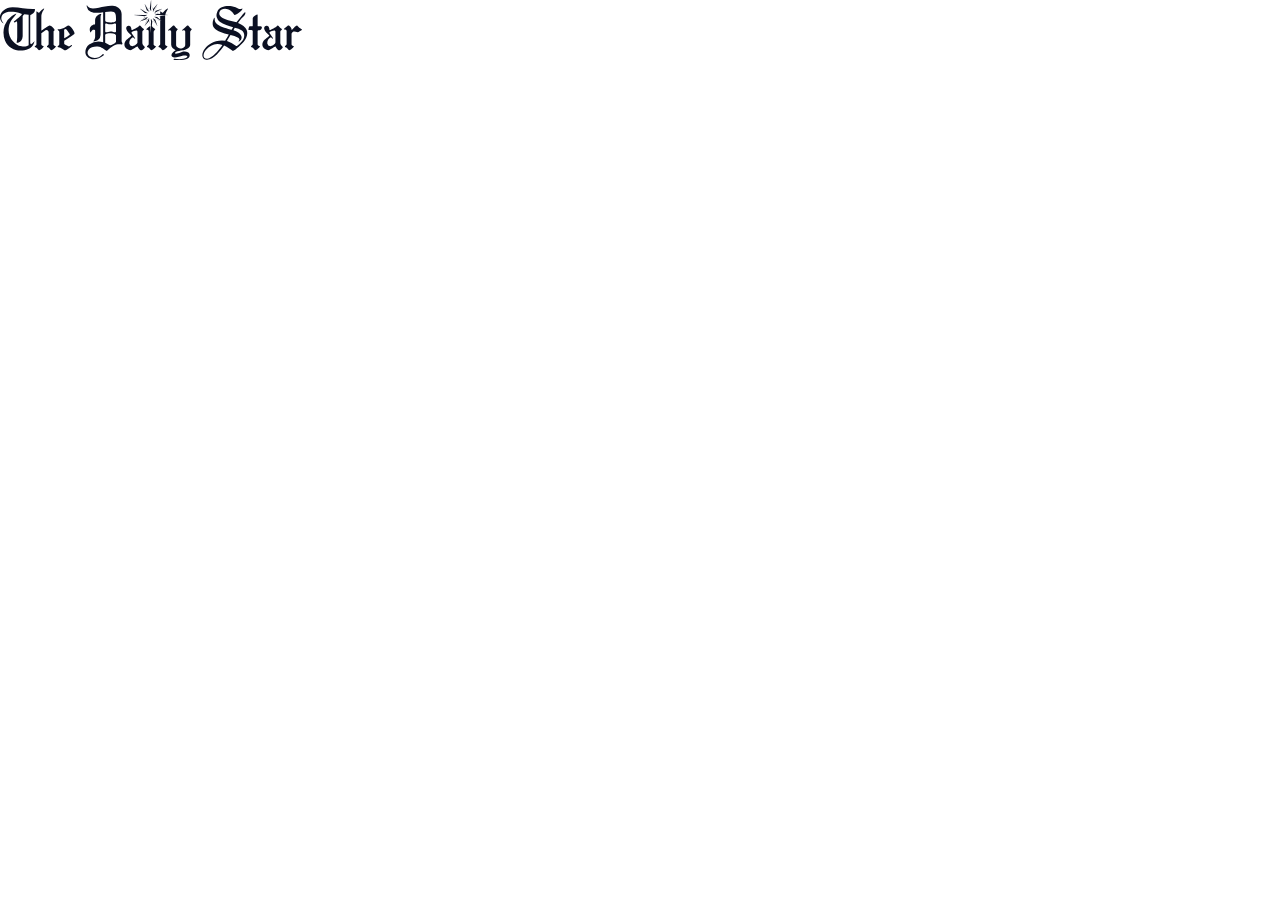
<file: tools/logo.html>
<!DOCTYPE html><html><head><meta charset="utf-8"><style>html,body{margin:0;background:transparent}svg{display:block;width:600px;height:60px}</style></head><body><svg viewBox="0 0 321.41 63.84" preserveAspectRatio="xMinYMid meet"><path fill="#0B1022" fill-rule="evenodd" d="M310.21 36v11.2c0 .61.2 1.55 2.49 2.06.08 1.25-4 4.49-5 4.15-1.67-.68-2.2-3.64-4.1-3.14-.27 0-.51-.6-.42-1 .61-.51 1.75-1.16 1.78-2.06V33a1.74 1.74 0 0 0-2-1.65c-.57.19-1.37-.23-.41-1a29.5 29.5 0 0 1 3.29-2.79c2-1.55 4.39 2.5 4.39 3.58v.58c.29 1 5.1-5.87 6.14-4.24A12.3 12.3 0 0 0 321 31c.76.28.35.84-.2 1.2-1.14.46-2.66 2-4.07 2-2 0-3.67-1.2-5.16-.18a2.64 2.64 0 0 0-1.35 2Zm-24.66 17.48c1.43 0 7.6-5 7.85-3.84s2.66 4.31 4.15 3.79a9.9 9.9 0 0 0 2.71-2.16c2-2-1.61-2.19-2-5.29V33.72c0-.71 1.39-2 1.64-2.34.39-.58-.32-.75-1.53-1.64a9.6 9.6 0 0 1-1.92-2.08c-.38-.45-.93-.93-1.61-.05-1.48 1.66-8.32 5.28-8.13 4.06 0-1.27-.35-3.65-2.06-4.11-2.72-.73-4.07 1.58-3.41 3.66.8 2.54 3.07 4.32 4.85 6.1.52.55.54.72-.09 1.17-2.92 2.58-6.81 4.49-6.84 9.23 0 3.72 4.16 5.66 6.37 5.76Zm2.19-4.31a3.36 3.36 0 0 1-3.34-2.79 7.09 7.09 0 0 1 3.45-6.61c.33-.33 1.27.73 1.54.94 1.19.94 1.51.3.82-.67-1-1.41-1.93-2.8-2.95-4.13-.32-.47-.68-1.6-.32-1.8 2-1 6.14-3.2 6.12-.18v11.32c0 1.68-4 4-5.32 3.92m-149 4.31c-2.21-.1-6.38-2-6.37-5.76 0-4.74 3.92-6.65 6.84-9.23.63-.45.6-.62.09-1.17-1.78-1.78-4-3.56-4.85-6.1-.66-2.08.69-4.39 3.41-3.66 1.71.46 2 2.84 2.06 4.11-.19 1.22 6.65-2.4 8.13-4.06.68-.88 1.23-.4 1.61.05a9.6 9.6 0 0 0 1.92 2.08c1.21.89 1.92 1.06 1.53 1.64-.25.38-1.66 1.63-1.64 2.34V46c.37 3.1 4 3.29 2 5.29a9.9 9.9 0 0 1-2.71 2.16c-1.49.52-3.85-2.59-4.15-3.79s-6.42 3.79-7.85 3.84Zm2.19-4.31c1.35 0 5.36-2.24 5.32-3.92V33.93c0-3-4.08-.8-6.12.18-.36.2 0 1.33.32 1.8 1 1.33 1.94 2.72 2.95 4.13.69 1 .37 1.61-.82.67-.27-.21-1.21-1.27-1.54-.94a7.09 7.09 0 0 0-3.45 6.61 3.36 3.36 0 0 0 3.34 2.79m-48.55 10.6c-2.68-3-1.85-9.16 2.45-12.36a17.41 17.41 0 0 1 14.92-2.57V13.08c-4.29.65-9.18 1.14-13.23-.66a7.16 7.16 0 0 1-4.17-5.31c-.29-2.55.47-1 .81-.39 3.25 3.57 7.74 2.24 12 1.45 5-.93 11.27-2.49 16.39-1.72 4.35.65 7.85 4.13 7.86 8.44V43.8c.24 1.43 1.32 2.19.57 3.41-.46.84-4-1.25-9.19 1.4a34.2 34.2 0 0 0-6.92 5.31c-.76.84-4.49-3.5-8.36-4.24s-9.09-.06-11.28 3.32c-4.88 7.58 8.22 12.41 14.77 5 1-1.11 2.07.1 1 1-5.28 4.38-12.88 6-17.57.79Zm24.9-11.72c1 0 6.17-2.15 6.17-4v-6.41c0-1.1-1.84-2.44-5.81-2.39-5.78.07-5.72 1.42-5.72 2.5v7.68c2 .76 4.35 2.59 5.36 2.62m-17.9-4.16c-.26.52 3.53-.39 4.9-1.41a6.38 6.38 0 0 0 2.72-5.29V18.38c0-2.35.92-3 .83-3.25-.6-.57-6.65 1.2-6.65 6.52v3c0 .79-.15 1.29-.78 1.51-1.39.38-4.43 1-4.92 4.88A6.8 6.8 0 0 0 96 34c.32.57.55.79.83.08a4.74 4.74 0 0 1 1.4-2c.72-.58 3-.7 3 .65v6.57a7.9 7.9 0 0 1-1.85 4.59m12.54-10.65c0 2.25 2.9.22 5.73.21s5.8 1.91 5.8 0v-7.64c0-1.84-2.79-.08-5.8 0s-5.72-1.78-5.73-.21v7.67Zm5.69-9.33c3.07 0 5.84-.5 5.84-2.3 0-5.71 0-9.28-5.32-9.28a42 42 0 0 0-6.21.44v9.08c0 1.47 2.62 2.08 5.69 2.06m101.8 39.58c-4-.56-5-4.19-3.42-8.09 1.88-4.77 7.4-9.47 13.83-11.42a22.3 22.3 0 0 1 9.78-.68c.84-1.45 3-4.86 3.79-6.55-5.75-1.51-12.37-3.57-15.44-7-2.42-2.75-1.94-7-.32-10.29.12-.58.9-1 .76.14 0 3.18.82 4.48 3.07 6.38 2.89 2.43 11.26 4.68 15 5.65.4-.56 1.21-2 1.6-2.74-4.14-1-10.71-3-14.2-5.74a8.65 8.65 0 0 1-2.77-10.5c2.39-5.81 9.94-6.71 15.57-5.87a23.3 23.3 0 0 1 7.68 2.72c1.12.46 2-.08 3.52-.56 1.22 1.53-7.83 8.21-8.58 6.79-2.38-4.55-9-8.63-13.83-5.27-1.65 1.15-3.91 4.46-.09 7.55 3.53 2.86 10.74 4.14 16.21 5.7 1.88-2.49 3.79-4.95 5.87-7.34 1-1.13 3.71-4.38 3.62-2.79.33 2.88-3.5 5-5.09 7.12-.54.72-2.24 2.84-2.7 3.67 2.17 1 5.15 1.94 7.9 5.4 3.85 4.86 1.17 11-1.63 14.35-1 1.18-10.7 11.12-12.08 10-3.41-2.06-5-4.14-9-5.6-3.62 5.4-11.85 16-19.07 15Zm.85-1.06c5.23.47 15.23-12.3 16.34-14.57-7.29-2.58-12.81.14-17.58 5.44-2.5 2.78-4.41 8.62 1.24 9.13m31-13.48c1 .82 6.5-5.45 7.54-7.05 1.81-2.77 1.35-7.72-1.39-9.44a20.1 20.1 0 0 0-7.6-3.05c-.43.86-1.11 1.91-1.4 2.68 4 1.31 7.06 2.79 8.36 6.17a4.86 4.86 0 0 1-2.06 5.67c-.62.4-1.28.1-.61-.48 1.41-1.44.06-3-.69-3.34a34.7 34.7 0 0 0-8.16-2.74c-.77 1.37-3.21 5.33-3.73 6.29a34.7 34.7 0 0 1 9.76 5.34Zm-66 14.75a.6.6 0 1 1 .22-1.16c4.16.68 10.16.81 13.13-1.26 2.29-1.58-.93-3.15-4.62-1.9-2.43.54-8.42 3.07-10.72 1.12-2.63-2.24 1.34-5.57 3.23-6.8.28-.18.69-.46.1-.62-2.11-.72-4.53-3.16-4.47-5.55V33.9c0-1.33-1-1.88-2.43-1.51-.83.2-1.54-.16-.47-.85a36.4 36.4 0 0 0 4.71-4.1c.73-.49 1.17-.37 1.54.07a11 11 0 0 0 2 2.23c1.2.89 1.92 1.06 1.53 1.64-.14.21-1.61 1.68-1.62 2.5v13.61c0 2.77 3.23 4 5.06 4s4.63-1.27 4.63-4V33.9c0-1.33-1-1.88-2.43-1.51-.83.2-1.54-.16-.47-.85a35 35 0 0 0 4.71-4.1c.73-.49 1.17-.37 1.54.07a11 11 0 0 0 2 2.23c1.21.89 1.92 1.06 1.53 1.64-.14.21-1.61 1.68-1.61 2.5v13.57c.17 3.31-3.64 5-6.26 5.71-1.3.31-9.93 1.19-9.93 3.26.15 1.66 2.94.44 7.34-1.07 2.81-1 7.62-.55 8.26 2.52a4.47 4.47 0 0 1-3 4.87c-4.12 1.61-8.93 1-13.37 1ZM63.07 47.39V33.85c0-.7-1.29-1.42-1.63-2.12-.21-.43-.12-.66.27-.68a11 11 0 0 0 3-.16A13.9 13.9 0 0 0 71 27.83c2-2.07 4.33.49 5.29 1.89s3.87 5.34 2.79 6.37c-3 2.4-7.59 5.16-10.76 7.35v3.23c0 .64 4.7 3 5.34 2.64a4.9 4.9 0 0 0 1.53-.77c1.83-1.19 2-.26.39 1.09-.75.74-5.49 4-6.41 3.85-1.67-.22-5-4-7.43-3.21-.27 0-.51-.6-.42-1 .56-.48 1.59-1.1 1.76-1.87Zm5.24-13.33v6.7a60 60 0 0 0 5.89-3.88c.56-.4-1.74-3.26-2.66-4.56-.92-1-1.4-2.25-3.16-.82-.26.26-.1 1.7-.07 2.56m-63 9.08A24.25 24.25 0 0 1 5 26.76a20.75 20.75 0 0 1 7.32-9.34 24.7 24.7 0 0 1 4-2.56c.46-.21 1.9-.72.6.62-2.5 3.27-6.34 6.74-7.41 12.8a18.5 18.5 0 0 0 4 15.34c2.89 3.23 5.15 5 9.52 5.68 2.31.37 5.34.42 7.45-1.16V15.77c-1.53-.08-2.91-.36-4.51-.5a12 12 0 0 0-1.84 1.94v21.28c-.28 3.46-1.46 5.81-4.94 7-.46.08-1.57.26-1.54-.08a27.7 27.7 0 0 0 .66-5.67v-14c0-4.62-1.19-2.29-2.8-1.84-.39 0-.5-.36-.83-.87.63-.46 5.83-4.68 6.77-5.65a6.65 6.65 0 0 0 1.95-2.56 52.5 52.5 0 0 0-7.09-2c-4.14-.46-9.23-1.09-12.88 2.18-1.9 1.69-3.37 5.3-.07 9.13.49.56 1 1.6-.42.47-1.76-1.76-3.45-3.61-2.8-8 .53-3.52 5.79-9.1 13.35-9 8 0 15 2.27 22.93 1.92.2 0 .64-.26.71.21.53 3.15-2.81 5.74-4.78 6.13-.24.1-.09 1.14-.17 1.38v28.14c.06.32.33 1.51.83 1.68.32.12 1.15-.55 1.58-1 1.52-1.4 2.32-3.12 2-1.62-1.39 6.24-6.82 8.83-12.66 9.29C16 54.4 8.61 51 5.29 43.14Zm36.21 10.27c1 .34 5-2.9 5-4.15C44.2 48.75 44 47.81 44 47.2V35.29l4.46-3c1-.83 3.25.14 3.28 1.83V47.2c0 .9-1.17 1.55-1.77 2.06-.1.41.14 1 .42 1 1.89-.5 2.42 2.46 4.09 3.14 1 .34 5.06-2.9 5-4.15-2.32-.5-2.48-1.44-2.48-2.05V33.47c0-.66 1.22-1.18 1.2-1.59-.29-1.54-4.1-5-5.38-4.78-1.05-.1-7.89 4.9-8.82 5.61V17.84c0-5.07 3.32-8.18 3-8.65-.86-.87-5.06 4.17-5.4 4.32-.91.55-1.46-1.48-2.75-1.26-.25.08-.09.76-.08 1v34c0 .9-1.17 1.55-1.78 2.06-.09.41.15 1 .42 1 1.9-.5 2.43 2.46 4.1 3.14Zm230.11 0c-1.67-.68-2.2-3.64-4.09-3.14-.27 0-.52-.6-.42-1 .6-.51 1.74-1.16 1.77-2.06V32.92c0-1.67-4.54-.41-4.61-1.23a8.3 8.3 0 0 1 .71-3c.36-1.34 3.91-.28 3.91-1.06v-8.34c0-1.06 3-3.17 4.57-3.88.67-.32.7.2.65.94v11.24c0 .95 5.87-1.17 4.26 2.74a2.84 2.84 0 0 1-1.31 1.56c-1.25.38-3-.29-2.95 1.15V47.2c0 .61.2 1.55 2.49 2.06.09 1.25-4 4.49-5 4.15Zm-95.94-35.57a11 11 0 0 1 .12-1.53l3.19-.37-3.08-.36v-.06c.75-3.69 3-5.94 2.78-6.33-.87-.87-5.06 4.17-5.41 4.32-.9.55-1.45-1.48-2.75-1.26-.24.08-.08.76-.08 1v1.7l-3.07-.36-2.67 1.36 2.67 1.36 3.07-.36v4l-3.29-2.88-3-.15 1.63 2.51 4.65 1.59V47.2c0 .9-1.17 1.55-1.77 2.06-.1.41.15 1 .42 1 1.9-.5 2.43 2.46 4.09 3.14 1 .34 5.06-2.9 5-4.15-2.28-.51-2.48-1.45-2.49-2.06V17.84Zm-12.16 11.9c1.21.89 1.92 1.06 1.53 1.64-.14.21-1.61 1.68-1.61 2.5V47.2c0 .61.2 1.55 2.49 2.06.09 1.25-4 4.49-5 4.15-1.67-.68-2.2-3.64-4.09-3.14-.28 0-.52-.6-.42-1 .6-.51 1.74-1.16 1.77-2.06V33.9c0-.7 0-1.89-1.53-2.12-1.14-.18-1.15-.39-.5-1.1a24 24 0 0 1 3.64-3.1l-.49-4.95 1.39-2.63 1.36 2.67-.48 4.87a8.8 8.8 0 0 0 1.94 2.24Zm-.81-10.32 2.51 1.63 2.27 6.65-4.63-5.29-.15-3Zm-4 0-2.52 1.63-2.27 6.65 4.63-5.29.16-3Zm-1.5-1.42-3 .15-5.29 4.63 6.65-2.27zm-.54-2L154 14.58l-11.6 1.36L154 17.3l2.67-1.36Zm.54-2-1.63-2.52-6.65-2.26 5.29 4.62 3 .16Zm1.48-1.48-2.52-1.63-2.27-6.65 4.63 5.29.16 3Zm2-.53 1.36-2.67L160.71 0l-1.36 9.25 1.36 2.67Zm2 .53.15-3 4.63-5.29-2.27 6.65-2.51 1.63Zm1.47 1.48 1.63-2.52 6.65-2.26-5.29 4.62-3 .16Zm-3.48 6.32-1.23 2.4 1.23 12.55v-15Zm0-8.63V.92l1.22 8.3-1.22 2.4Zm2.15.58 4.29-7.42-2 6-2.26 1.47Zm1.58 1.58 7.43-4.29-4.74 4.15zm.58 2.16h12.82l-10.42 1.22-2.4-1.29Zm-.58 2.16 7.43 4.28-6-2-1.47-2.25Zm-1.58 1.58 4.29 7.42-4.13-4.81-.14-2.68Zm-4.31 0-2.26 1.46-2 6 4.29-7.42ZM157 18.09l-2.69.15-4.74 4.14zm-.58-2.15h-12.85L154 14.71l2.4 1.23Zm.58-2.16-7.43-4.29 6 2zm1.58-1.58-4.29-7.42 4.15 4.73Z"/></svg></body></html>
</file>
